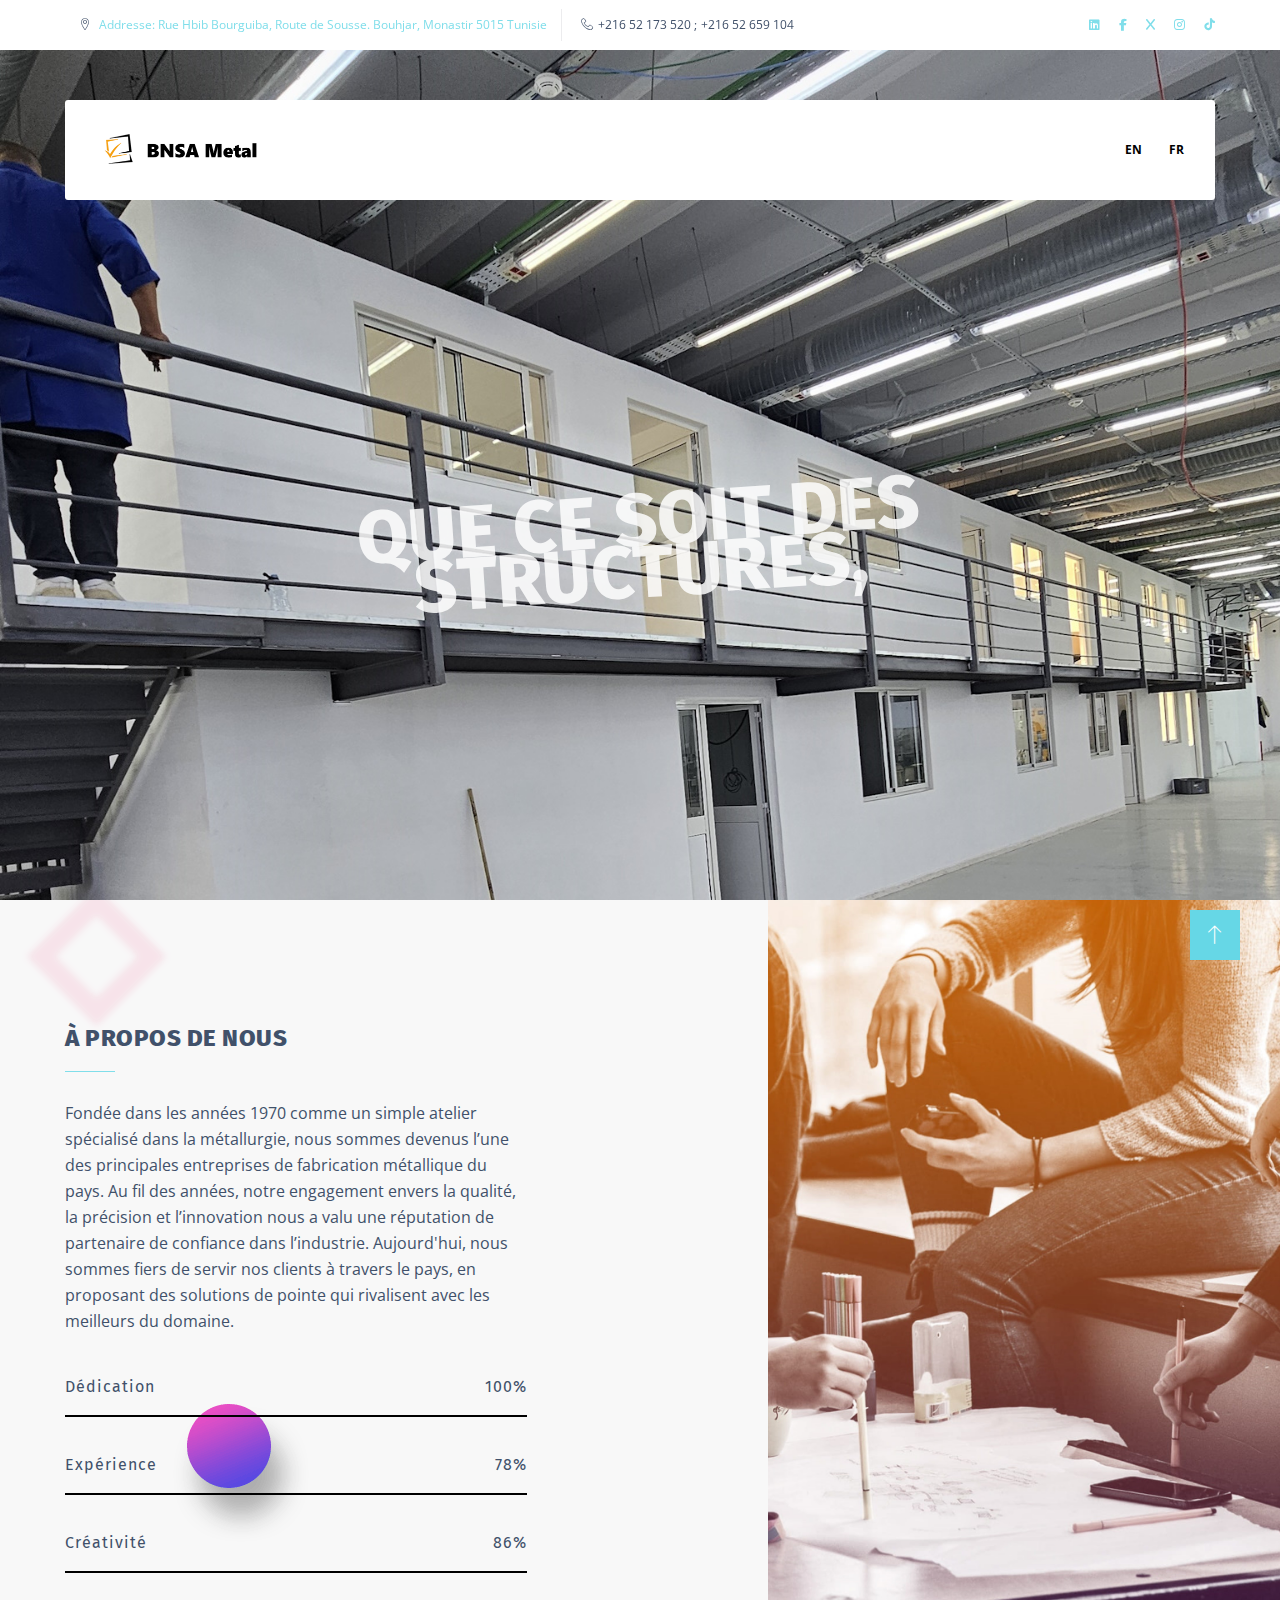
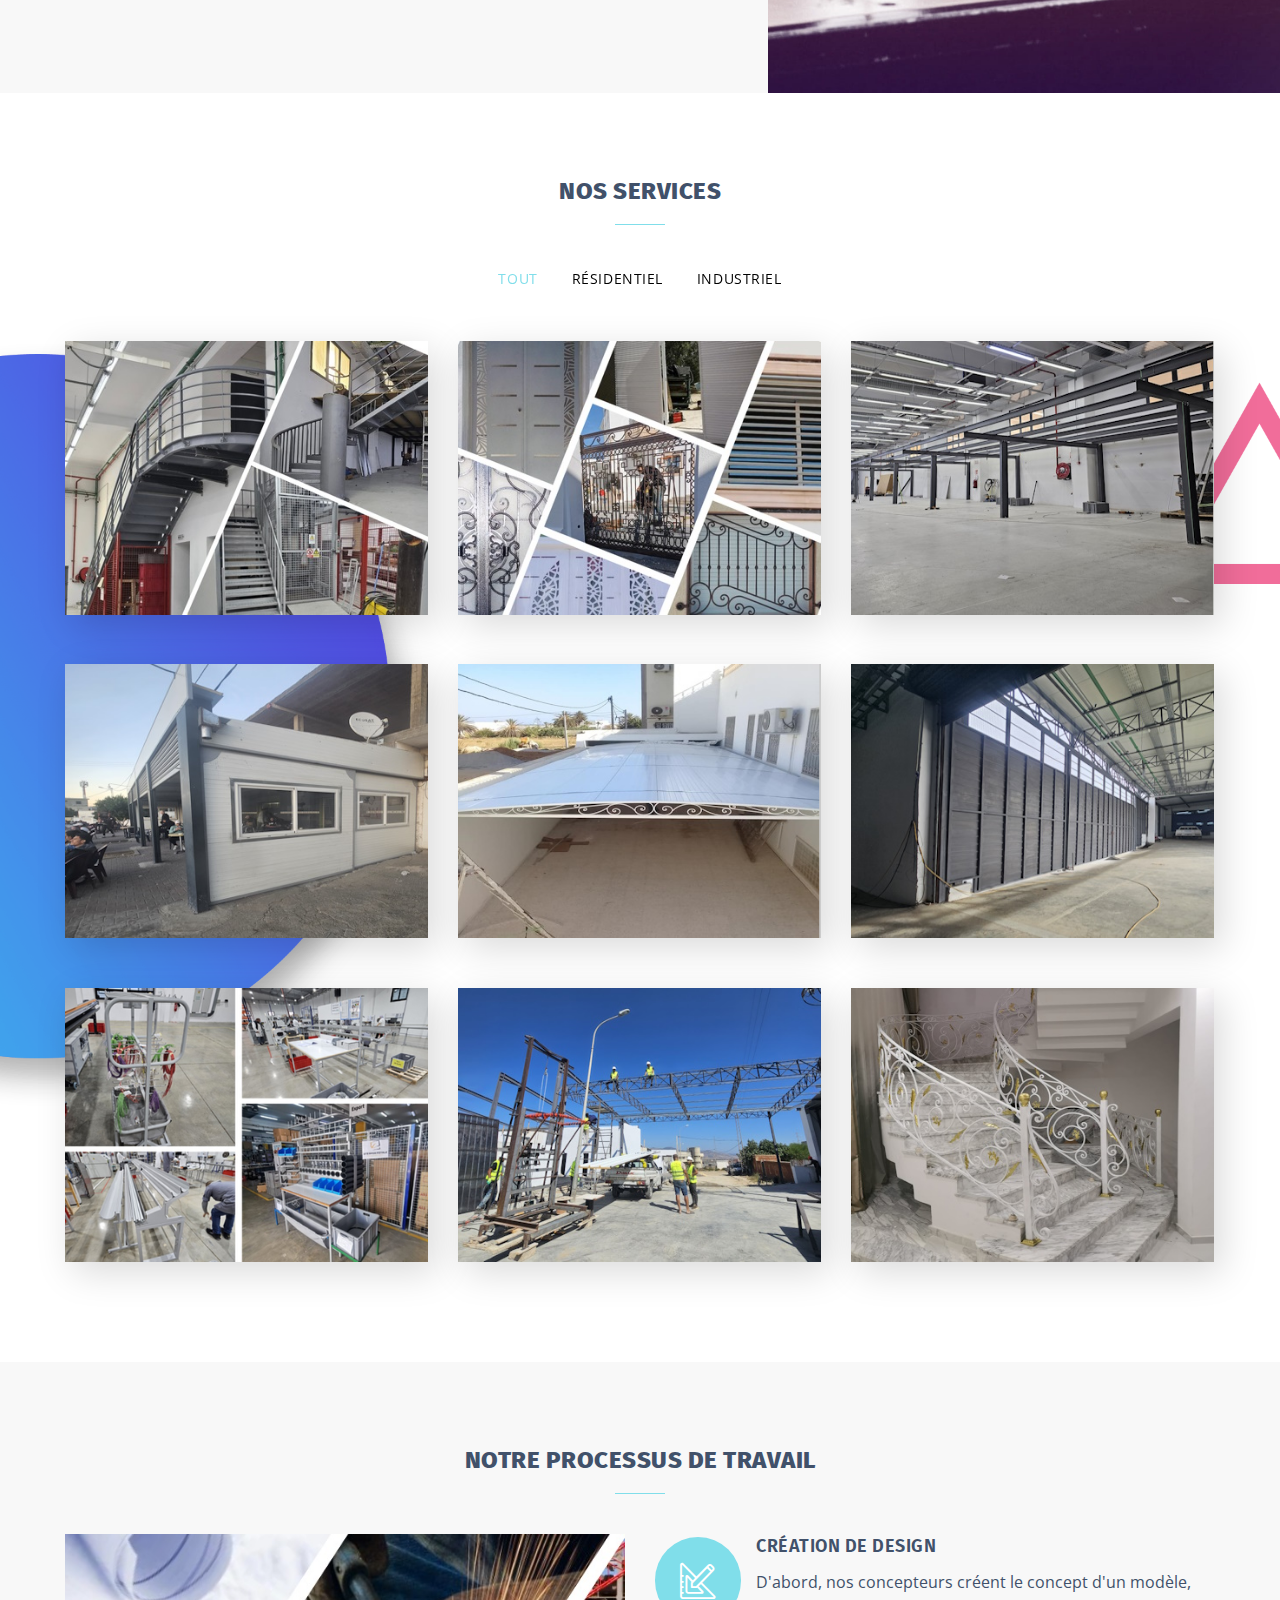
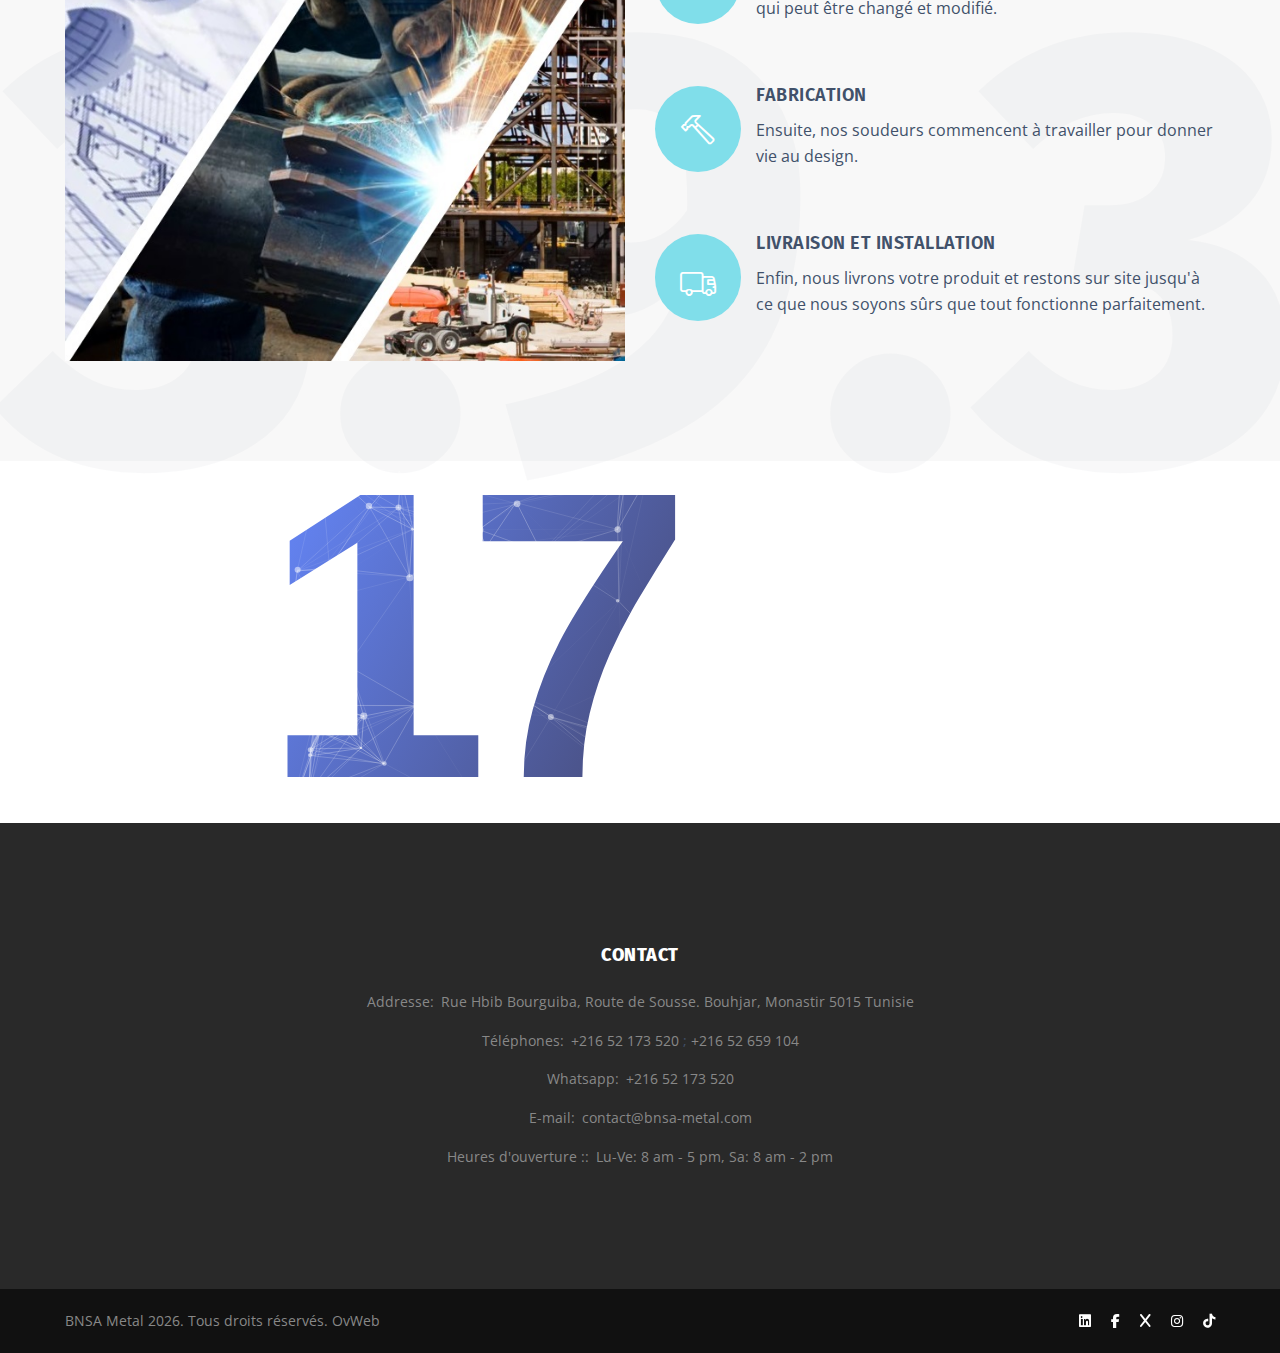
<file: index.html>
<!DOCTYPE html>
<html class="wide wow-animation" lang="en">
  <head>
    <!-- Site Title-->
    <title>BNSA Metal</title>
    <meta name="format-detection" content="telephone=no">
    <meta name="viewport" content="width=device-width, height=device-height, initial-scale=1.0, maximum-scale=1.0, user-scalable=0">
    <meta http-equiv="X-UA-Compatible" content="IE=edge">
    <meta charset="utf-8">
    <link rel="icon" href="images/393icon.ico" type="image/x-icon">
    <!-- Stylesheets-->
    <link rel="stylesheet" type="text/css" href="//fonts.googleapis.com/css?family=Fira+Sans:300,600,800,800i%7COpen+Sans:300,400,400i">
    <link rel="stylesheet" href="css/bootstrap.css">
    <link rel="stylesheet" href="css/style.css">
    <link rel="stylesheet" href="css/fonts.css">
    <link rel="stylesheet" href="css/all.min.css" />
    <style>.ie-panel{display: none;background: #212121;padding: 10px 0;box-shadow: 3px 3px 5px 0 rgba(0,0,0,.3);clear: both;text-align:center;position: relative;z-index: 1;} html.ie-10 .ie-panel, html.lt-ie-10 .ie-panel {display: block;}</style>
  </head>
  <body>
    <div class="ie-panel"><a href="http://windows.microsoft.com/en-US/internet-explorer/"><img src="images/ie8-panel/warning_bar_0000_us.jpg" height="42" width="820" alt="You are using an outdated browser. For a faster, safer browsing experience, upgrade for free today."></a></div>
    <div class="preloader">
      <div class="cssload-container">
        <svg class="filter" version="1.1">
          <defs>
            <filter id="gooeyness">
              <fegaussianblur in="SourceGraphic" stddeviation="10" result="blur"></fegaussianblur>
              <fecolormatrix in="blur" values="1 0 0 0 0  0 1 0 0 0  0 0 1 0 0  0 0 0 20 -10" result="gooeyness"></fecolormatrix>
              <fecomposite in="SourceGraphic" in2="gooeyness" operator="atop"></fecomposite>
            </filter>
          </defs>
        </svg>
        <div class="dots">
          <div class="dot mainDot"></div>
          <div class="dot"></div>
          <div class="dot"></div>
          <div class="dot"></div>
          <div class="dot"></div>
        </div>
        <p>Loading...</p>
      </div>
    </div>
    <!-- Page-->
      <header class="page-header">
        <!-- RD Navbar-->
        <div class="rd-navbar-wrap">
          <nav class="rd-navbar rd-navbar_transparent rd-navbar_boxed" data-layout="rd-navbar-fixed" data-sm-layout="rd-navbar-fixed" data-sm-device-layout="rd-navbar-fixed" data-md-layout="rd-navbar-fixed" data-md-device-layout="rd-navbar-fixed" data-lg-device-layout="rd-navbar-fixed" data-lg-layout="rd-navbar-static" data-xl-device-layout="rd-navbar-static" data-xl-layout="rd-navbar-static" data-xxl-device-layout="rd-navbar-static" data-xxl-layout="rd-navbar-static" data-stick-up-clone="false" data-sm-stick-up="true" data-md-stick-up="true" data-lg-stick-up="true" data-md-stick-up-offset="115px" data-lg-stick-up-offset="35px" data-body-class="rd-navbar-absolute">
            <!-- RD Navbar Top Panel-->
            <div class="rd-navbar-top-panel">
              <div class="rd-navbar-top-panel__main">
                <div class="rd-navbar-top-panel__toggle rd-navbar-fixed__element-1 rd-navbar-static--hidden" data-rd-navbar-toggle=".rd-navbar-top-panel__main"><span></span></div>
                <div class="rd-navbar-top-panel__content">
                  <div class="rd-navbar-top-panel__left">
                    <ul class="rd-navbar-items-list">
                      <li>
                        <div class="unit flex-row align-items-center unit-spacing-xs">
                          <div class="unit__left"><span class="icon icon-sm icon-primary linear-icon-map-marker"></span></div>
                          <div class="unit__body">
                            <p><a href="#">Addresse: Rue Hbib Bourguiba, Route de Sousse. Bouhjar, Monastir 5015 Tunisie</a></p>
                          </div>
                        </div>
                      </li>
                      <li>
                        <div class="unit flex-row align-items-center unit-spacing-xs">
                          <div class="unit__left"><span class="icon icon-sm icon-primary linear-icon-telephone"></span></div>
                          <div class="unit__body">
                            <ul class="list-semicolon">
                              <li><a href="tel:#">+216 52 173 520</a></li>
                              <li><a href="tel:#">+216 52 659 104</a></li>
                            </ul>
                          </div>
                        </div>
                      </li>
                    </ul>
                  </div>
                  <div class="rd-navbar-top-panel__right">
                    <ul class="list-inline-xxs">
                      <li><a class="icon icon-xxs icon-gray-darker fa fa-linkedin" href="https://www.linkedin.com/company/bnsa-metal"></a></li>
                      <li><a class="icon icon-xxs icon-gray-darker fa fa-facebook" href="https://www.facebook.com/bnsametal"></a></li>
                      <li><a class="icon icon-xxs icon-gray-darker fa fa-x" href="https://x.com/BNSA_Metal"></a></li>
                      <li><a class="icon icon-xxs icon-gray-darker fa fa-instagram" href="https://www.instagram.com/bnsametal/"></a></li>
                      <li><a class="icon icon-xxs icon-gray-darker fa fa-tiktok" href="https://www.tiktok.com/@bnsametal"></a></li>
                    </ul>
                  </div>
                </div>
              </div>
            </div>
            <div class="rd-navbar-inner rd-navbar-search-wrap">
              <!-- RD Navbar Panel-->
              <div class="rd-navbar-panel rd-navbar-search-lg_collapsable">
                <button class="rd-navbar-toggle" data-rd-navbar-toggle=".rd-navbar-nav-wrap"><span></span></button>
                <!-- RD Navbar Brand-->
                <div class="rd-navbar-brand"><a class="brand-name" href="index.html"><img src="images/logo-344x67.png" alt="" width="172" height="33"/></a></div>
              </div>
              <!-- RD Navbar Nav-->
              <div class="rd-navbar-nav-wrap rd-navbar-search_not-collapsable">
                <div class="rd-navbar-search_collapsable">
                  <ul class="rd-navbar-nav">
                    <li><a href="/en" id="linkIndexEN" style="font-weight: bold;">EN</a>
                    </li>
                    <li><a href="/" id="linkIndex" style="font-weight: bold;">FR</a>
                    </li>
                  </ul>
                </div>
            </div>
          </nav>
        </div>
      </header>
      <!-- Swiper-->
      <svg class="defs">
        <defs>
          <lineargradient id="gradient1" x1="0%" y1="0%" x2="100%" y2="100%">
            <stop offset="50%" stop-color="#AA54ED">
              <animate attributename="stop-color" values="#AA54ED; #5348E2; #AA54ED" dur="5s" repeatcount="indefinite"></animate>
            </stop>
            <stop offset="100%" stop-color="#5348E2">
              <animate attributename="stop-color" values="#5348E2; #AA54ED; #5348E2" dur="5s" repeatcount="indefinite"></animate>
            </stop>
          </lineargradient>
        </defs>
      </svg>
      <div class="swiper-container swiper-slider" data-effect="frame-trapeze" data-loop="true" data-autoplay="5500" data-speed="1200" data-mousewheel="false" data-keyboard="true" data-frame-fill="url(#gradient1)">
        <div class="swiper-wrapper">
          <div class="swiper-slide">
            <div class="swiper-slide-img" style="background-image: url(images/slider-slide-5-1920x1280.jpg);" data-swiper-anime="{ &quot;animation&quot;: &quot;swiperSlideRotate&quot;, &quot;duration&quot;: 2000, &quot;delay&quot;: 600 }"></div>
            <div class="swiper-slide-caption text-center context-dark">
              <h1 data-swiper-anime="{ &quot;animation&quot;: &quot;swiperContentStack&quot;, &quot;duration&quot;: 1000, &quot;delay&quot;: 500 }">Que ce soit des structures,</h1>
              <!-- <h3 data-swiper-anime="{ &quot;animation&quot;: &quot;swiperContentStack&quot;, &quot;duration&quot;: 1000, &quot;delay&quot;: 600 }">New HTML Templates Generation</h3> -->
            </div>
          </div>
          <div class="swiper-slide">
            <div class="swiper-slide-img" style="background-image: url(images/slider-slide-6-1920x986.jpg);" data-swiper-anime="{ &quot;animation&quot;: &quot;swiperSlideRotate&quot;, &quot;duration&quot;: 2000, &quot;delay&quot;: 600 }"></div>
            <div class="swiper-slide-caption context-dark">
              <h2 data-swiper-anime="{ &quot;animation&quot;: &quot;swiperContentStack&quot;, &quot;duration&quot;: 1000, &quot;delay&quot;: 500 }">Ou des équipements complexes pour vos usines.</h2>
            </div>
          </div>
          <div class="swiper-slide">
            <div class="swiper-slide-img" style="background-image: url(images/slider-slide-7-1920x1080.jpg);" data-swiper-anime="{ &quot;animation&quot;: &quot;swiperSlideRotate&quot;, &quot;duration&quot;: 2000, &quot;delay&quot;: 600 }"></div>
            <div class="swiper-slide-caption context-dark">
              <div class="container">
                <div class="row justify-content-center">
                  <div class="col-lg-7">
                    <h2 data-swiper-anime="{ &quot;animation&quot;: &quot;swiperContentStack&quot;, &quot;duration&quot;: 1000, &quot;delay&quot;: 500 }">Que ce soit simples ou très compliquées... </h2>
                    <h5 class="text-width-2 block-centered" data-swiper-anime="{ &quot;animation&quot;: &quot;swiperContentStack&quot;, &quot;duration&quot;: 1000, &quot;delay&quot;: 600 }">Nous pouvons les construire comme vous les imaginez.</h5>
                  </div>
                </div>
              </div>
            </div>
          </div>
        </div>
        <div class="swiper-pagination"></div>
        <div class="swiper-button-prev linear-icon-chevron-left"></div>
        <div class="swiper-button-next linear-icon-chevron-right"></div>
      </div>
      <!-- About us-->
      <section class="bg-gray-lighter object-wrap">
        <div class="bg-decor d-flex align-items-center justify-content-start" data-parallax-scroll="{&quot;y&quot;: 50,  &quot;smoothness&quot;: 30}"><img src="images/bg-decor-4.png" alt=""/>
        </div>
        <div class="section-lg">
          <div class="container">
            <div class="row">
              <div class="col-lg-5">
                <h4 class="heading-decorated">À propos de nous</h4>
                <p>Fondée dans les années 1970 comme un simple atelier spécialisé dans la métallurgie, nous sommes devenus l’une des principales entreprises de fabrication métallique du pays. Au fil des années, notre engagement envers la qualité, la précision et l’innovation nous a valu une réputation de partenaire de confiance dans l’industrie. Aujourd'hui, nous sommes fiers de servir nos clients à travers le pays, en proposant des solutions de pointe qui rivalisent avec les meilleurs du domaine.</p>
                <div class="row justify-content-md-center">
                  <div class="col-md-12">
                    <!-- Linear progress bar-->
                    <div class="progress-linear progress-linear-modern">
                      <div class="progress-header">
                        <p>Dédication</p><span class="progress-value">100</span>
                      </div>
                      <div class="progress-bar-linear-wrap">
                        <div class="progress-bar-linear"></div>
                      </div>
                    </div>
                    <!-- Linear progress bar-->
                    <div class="progress-linear progress-linear-modern">
                      <div class="progress-header">
                        <p>Expérience</p><span class="progress-value">78</span>
                      </div>
                      <div class="progress-bar-linear-wrap">
                        <div class="progress-bar-linear"></div>
                      </div>
                    </div>
                    <!-- Linear progress bar-->
                    <div class="progress-linear progress-linear-modern">
                      <div class="progress-header">
                        <p>Créativité</p><span class="progress-value">86</span>
                      </div>
                      <div class="progress-bar-linear-wrap">
                        <div class="progress-bar-linear"></div>
                      </div>
                    </div>
                  </div>
                </div>
              </div>
            </div>
          </div>
        </div>
        <div class="object-wrap__body object-wrap__body-sizing-1 object-wrap__body-md-right bg-image" style="background-image: url(images/bg-image-1.jpg)"></div>
      </section>
      <!-- Our Services-->
      <section class="section-md bg-default text-center">
        <div class="bg-decor d-flex align-items-center" data-parallax-scroll="{&quot;y&quot;: 50,  &quot;smoothness&quot;: 30}"><img src="images/bg-decor-6.png" alt=""/>
        </div>
        <div class="container">
          <h4 class="heading-decorated">Nos Services</h4>
          <div class="isotope-wrap row row-70">
            <div class="col-sm-12">
              <ul class="list-nav isotope-filters isotope-filters-horizontal">
                <li><a class="active" data-isotope-filter="*" data-isotope-group="gallery" href="#">Tout</a></li>
                <li><a data-isotope-filter="Category 1" data-isotope-group="gallery" href="#">Résidentiel</a></li>
                <li><a data-isotope-filter="Category 2" data-isotope-group="gallery" href="#">Industriel</a></li>
              </ul>
              <div class="isotope row" data-isotope-layout="fitRows" data-isotope-group="gallery">
                <div class="col-12 col-md-6 col-lg-4 isotope-item" data-filter="Category 2"><a class="img-thumbnail-variant-3" >
                          <figure><img src="images/portfolio-5-418x315.jpg" alt="" width="418" height="315"/>
                          </figure>
                          <div class="caption">
                            <ul class="list-inline-tag hover-top-element">
                              <li>Solutions du lieu de travail</li>
                            </ul>
                            <p class="heading-5 hover-top-element">Infrastructure d'usine</p>
                            <div class="divider"></div>
                            <p class="small hover-bottom-element">Escaliers en acier, ascenseurs électriques etc...</p>
                          </div></a>
                </div>
                <div class="col-12 col-md-6 col-lg-4 isotope-item" data-filter="Category 1"><a class="img-thumbnail-variant-3">
                          <figure><img src="images/portfolio-2-418x315.jpg" alt="" width="418" height="315"/>
                          </figure>
                          <div class="caption">
                            <ul class="list-inline-tag hover-top-element">
                              <li>Ferronnerie architecturale</li>
                            </ul>
                            <p class="heading-5 hover-top-element">Tout ce dont une maison a besoin</p>
                            <div class="divider"></div>
                            <p class="small hover-bottom-element">Portes métalliques, portails, fenêtres etc...</p>
                          </div></a>
                </div>
                <div class="col-12 col-md-6 col-lg-4 isotope-item" data-filter="Category 2"><a class="img-thumbnail-variant-3">
                          <figure><img src="images/portfolio-9-418x315.jpg" alt="" width="418" height="315"/>
                          </figure>
                          <div class="caption">
                            <ul class="list-inline-tag hover-top-element">
                              <li>Structures personnalisées</li>
                            </ul>
                            <p class="heading-5 hover-top-element">Plateformes en acier</p>
                            <div class="divider"></div>
                            <p class="small hover-bottom-element">Pourquoi construire avec des briques ce qu'on peut construire avec de l’acier.</p>
                          </div></a>
                </div>
                <div class="col-12 col-md-6 col-lg-4 isotope-item" data-filter="Category 2"><a class="img-thumbnail-variant-3">
                          <figure><img src="images/portfolio-4-418x315.jpg" alt="" width="418" height="315"/>
                          </figure>
                          <div class="caption">
                            <ul class="list-inline-tag hover-top-element">
                              <li>Forfaits complets</li>
                            </ul>
                            <p class="heading-5 hover-top-element">Un petit espace professionnel</p>
                            <div class="divider"></div>
                            <p class="small hover-bottom-element">Espaces professionnels sur mesure, de zéro à prêts à ouvrir.</p>
                          </div></a>
                </div>
                <div class="col-12 col-md-6 col-lg-4 isotope-item" data-filter="Category 1"><a class="img-thumbnail-variant-3">
                          <figure><img src="images/portfolio-1-418x315.jpg" alt="" width="418" height="315"/>
                          </figure>
                            <div class="caption">
                            <ul class="list-inline-tag hover-top-element">
                              <li>Nécessités de la maison</li>
                            </ul>
                            <p class="heading-5 hover-top-element">Zones couvertes</p>
                            <div class="divider"></div>
                            <p class="small hover-bottom-element">Couverture de parking, couverture de terrasse, etc...</p>
                          </div></a>
                </div>
                <div class="col-12 col-md-6 col-lg-4 isotope-item" data-filter="Category 2"><a class="img-thumbnail-variant-3">
                          <figure><img src="images/portfolio-6-418x315.jpg" alt="" width="418" height="315"/>
                          </figure>
                          <div class="caption">
                            <ul class="list-inline-tag hover-top-element">
                              <li>Accès à l'usine</li>
                            </ul>
                            <p class="heading-5 hover-top-element">Points de livraison/expédition</p>
                            <div class="divider"></div>
                            <p class="small hover-bottom-element">Portes roulantes, portails, portes latérales etc...</p>
                          </div></a>
                </div>
                <div class="col-12 col-md-6 col-lg-4 isotope-item" data-filter="Category 2"><a class="img-thumbnail-variant-3">
                          <figure><img src="images/portfolio-7-418x315.jpg" alt="" width="418" height="315"/>
                          </figure>
                          <div class="caption">
                            <ul class="list-inline-tag hover-top-element">
                              <li>Actifs de fabrication</li>
                            </ul>
                            <p class="heading-5 hover-top-element">Équipement d'usine</p>
                            <div class="divider"></div>
                            <p class="small hover-bottom-element">Tables/bureaux/supports personnalisés, Supports mobiles, Chariots etc...</p>
                          </div></a>
                </div>
                <div class="col-12 col-md-6 col-lg-4 isotope-item" data-filter="Category 2"><a class="img-thumbnail-variant-3">
                          <figure><img src="images/portfolio-8-418x315.jpg" alt="" width="418" height="315"/>
                          </figure>
                          <div class="caption">
                            <ul class="list-inline-tag hover-top-element">
                              <li>Fondation</li>
                            </ul>
                            <p class="heading-5 hover-top-element">Structure du bâtiment</p>
                            <div class="divider"></div>
                            <p class="small hover-bottom-element">Nous pouvons vous aider à construire littéralement à partir de zéro.</p>
                          </div></a>
                </div>
                <div class="col-12 col-md-6 col-lg-4 isotope-item" data-filter="Category 1"><a class="img-thumbnail-variant-3">
                          <figure><img src="images/portfolio-3-418x315.jpg" alt="" width="418" height="315"/>
                          </figure>
                          <div class="caption">
                            <ul class="list-inline-tag hover-top-element">
                              <li>Décorations d'intérieur</li>
                            </ul>
                            <p class="heading-5 hover-top-element">The cosmetics every home needs.</p>
                            <div class="divider"></div>
                            <p class="small hover-bottom-element">Rampes d'escalier, Cintres etc...</p>
                          </div></a>
                </div>
              </div>
            </div>
          </div>
        </div>
      </section>
      <section class="section-md bg-gray-lighter text-center decor-text" data-content="3.9.3">
        <div class="container">
          <h4 class="heading-decorated">Notre processus de travail</h4>
          <div class="row row-30 justify-content-center">
            <div class="col-sm-10 col-lg-6"><img src="images/home-var-2-650x495.jpg" alt="" width="650" height="495"/>
            </div>
            <div class="col-sm-10 col-lg-6">
              <!-- Blurb circle-->
              <article class="blurb blurb-circle">
                <div class="unit flex-row unit-spacing-md">
                  <div class="unit-left">
                    <div class="blurb-circle__icon"><span class="icon linear-icon-pencil-ruler"></span></div>
                  </div>
                  <div class="unit-body">
                    <p class="blurb__title heading-6">Création de design</p>
                    <p>D'abord, nos concepteurs créent le concept d'un modèle, qui peut être changé et modifié.</p>
                  </div>
                </div>
              </article>
              <!-- Blurb circle-->
              <article class="blurb blurb-circle">
                <div class="unit flex-row unit-spacing-md">
                  <div class="unit-left">
                    <div class="blurb-circle__icon"><span class="icon linear-icon-hammer"></span></div>
                  </div>
                  <div class="unit-body">
                    <p class="blurb__title heading-6">Fabrication</p>
                    <p>Ensuite, nos soudeurs commencent à travailler pour donner vie au design.</p>
                  </div>
                </div>
              </article>
              <!-- Blurb circle-->
              <article class="blurb blurb-circle">
                <div class="unit flex-row unit-spacing-md">
                  <div class="unit-left">
                    <div class="blurb-circle__icon"><span class="icon linear-icon-truck"></span></div>
                  </div>
                  <div class="unit-body">
                    <p class="blurb__title heading-6">Livraison et installation</p>
                    <p>Enfin, nous livrons votre produit et restons sur site jusqu'à ce que nous soyons sûrs que tout fonctionne parfaitement.</p>
                  </div>
                </div>
              </article>
            </div>
          </div>
        </div>
      </section>
      <!--cta-->
      <div class="container">
        <div class="row row-30 row-xl-24 justify-content-center align-items-center align-items-lg-start text-left">
          <div class="col-md-6 col-lg-5 col-xl-4 text-center"><a class="text-img" style='font-family: arial;'>
              <div id="particles-js"></div><span class="counter">17</span></a></div>
          <div class="col-sm-8 col-md-6 col-lg-5 col-xl-4">
            <div class="text-width-extra-small offset-top-lg-24 wow fadeInUp">
              <h3 class="title-decoration-lines-left">Ans d'expérience</h3>
              <p class="text-gray-500">Nous sommes peut-être nouveaux en tant que marque, mais nous grandissons et apprenons depuis des années. Notre riche expérience et notre historique de clients satisfaits parlent pour nous.</p>
            </div>
          </div>
        </div>
      </div>
    </section>

      <!-- Page Footer-->
      <section class="pre-footer-corporate bg-image-7 bg-overlay-darkest">
        <div class="container text-center">
          <div class="row justify-content-sm-center justify-content-lg-start row-30 row-md-60">  
            <div class="col-12">
              <h6>Contact</h6>
              <ul class="list-xs">
                <li>
                  <dl class="list-terms-minimal">
                    <dt>Addresse</dt>
                    <dd>Rue Hbib Bourguiba, Route de Sousse. Bouhjar, Monastir 5015 Tunisie</dd>
                  </dl>
                </li>
                <li>
                  <dl class="list-terms-minimal">
                    <dt>Téléphones</dt>
                    <dd>
                      <ul class="list-semicolon">
                        <li><a href="tel:#">+216 52 173 520</a></li>
                        <li><a href="tel:#">+216 52 659 104</a></li>
                      </ul>
                    </dd>
                  </dl>
                </li>
                <li>
                  <dl class="list-terms-minimal">
                    <dt>Whatsapp</dt>
                    <dd>
                      <ul class="list-semicolon">
                        <li><a href="tel:#">+216 52 173 520</a></li>
                      </ul>
                    </dd>
                  </dl>
                </li>
                <li>
                  <dl class="list-terms-minimal">
                    <dt>E-mail</dt>
                    <dd><a href="mailto:#">contact@bnsa-metal.com</a></dd>
                  </dl>
                </li>
                <li>
                  <dl class="list-terms-minimal">
                    <dt>Heures d'ouverture :</dt>
                    <dd>Lu-Ve: 8 am - 5 pm, Sa: 8 am - 2 pm</dd>
                  </dl>
                </li>
              </ul>
            </div>
          </div>
        </div>
      </section>

      <footer class="footer-corporate bg-gray-darkest">
        <div class="container">
          <div class="footer-corporate__inner">
            <p class="rights"><span>BNSA Metal</span><span>&nbsp;</span><span class="copyright-year"></span>. Tous droits réservés.</span> <span><a href="https://www.ov-web.com">OvWeb</a></span></p>
            <ul class="list-inline-xxs">
              <li><a class="icon icon-xxs icon-primary fa fa-linkedin" href="https://www.linkedin.com/company/bnsa-metal"></a></li>
              <li><a class="icon icon-xxs icon-primary fa fa-facebook" href="https://www.facebook.com/bnsametal"></a></li>
              <li><a class="icon icon-xxs icon-primary fa fa-x" href="https://x.com/BNSA_Metal"></a></li>
              <li><a class="icon icon-xxs icon-primary fa fa-instagram" href="https://www.instagram.com/bnsametal/"></a></li>
              <li><a class="icon icon-xxs icon-primary fab fa-tiktok" href="https://www.tiktok.com/@bnsametal"></a></li>
            </ul>
          </div>
        </div>
      </footer>
    </div>
    <!-- Global Mailform Output-->
    <div class="snackbars" id="form-output-global"></div>
    <!-- Javascript-->
    <script src="js/core.min.js"></script>
    <script src="js/script.js"></script>
    <script>
      window.onload = function() {
        var currentPage = window.location.pathname; // Get the current page's URL
        
        // Reference to the links
        var linkIndex = document.getElementById('linkIndex');
        var linkIndexEN = document.getElementById('linkIndexEN');
        
        // Check and disable the link if it's the current page
        if (currentPage === '/' || currentPage === '/en/') {
          if (currentPage === '/') {
            linkIndex.style.pointerEvents = 'none';
          }
          if (currentPage === '/en/') {
            linkIndexEN.style.pointerEvents = 'none';
          }
        }
      };
    </script>
  </body>
</html>
</file>
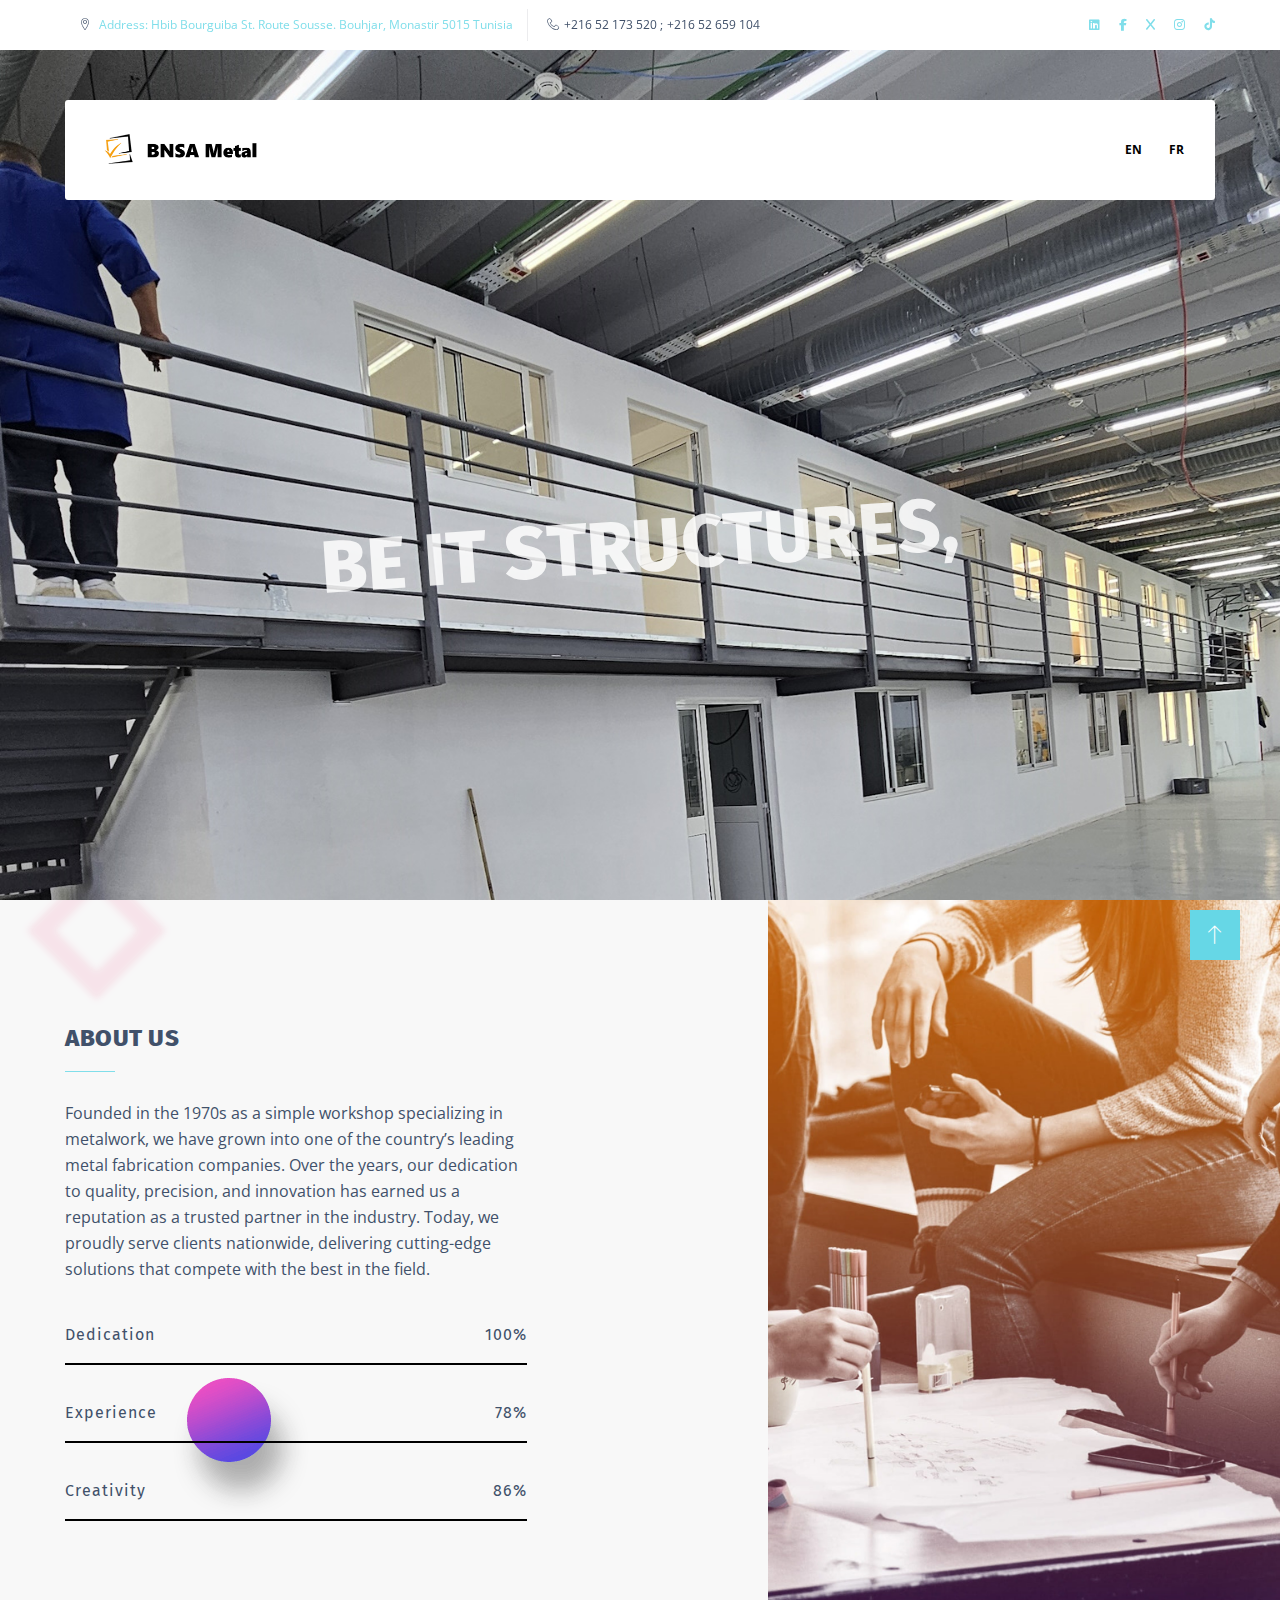
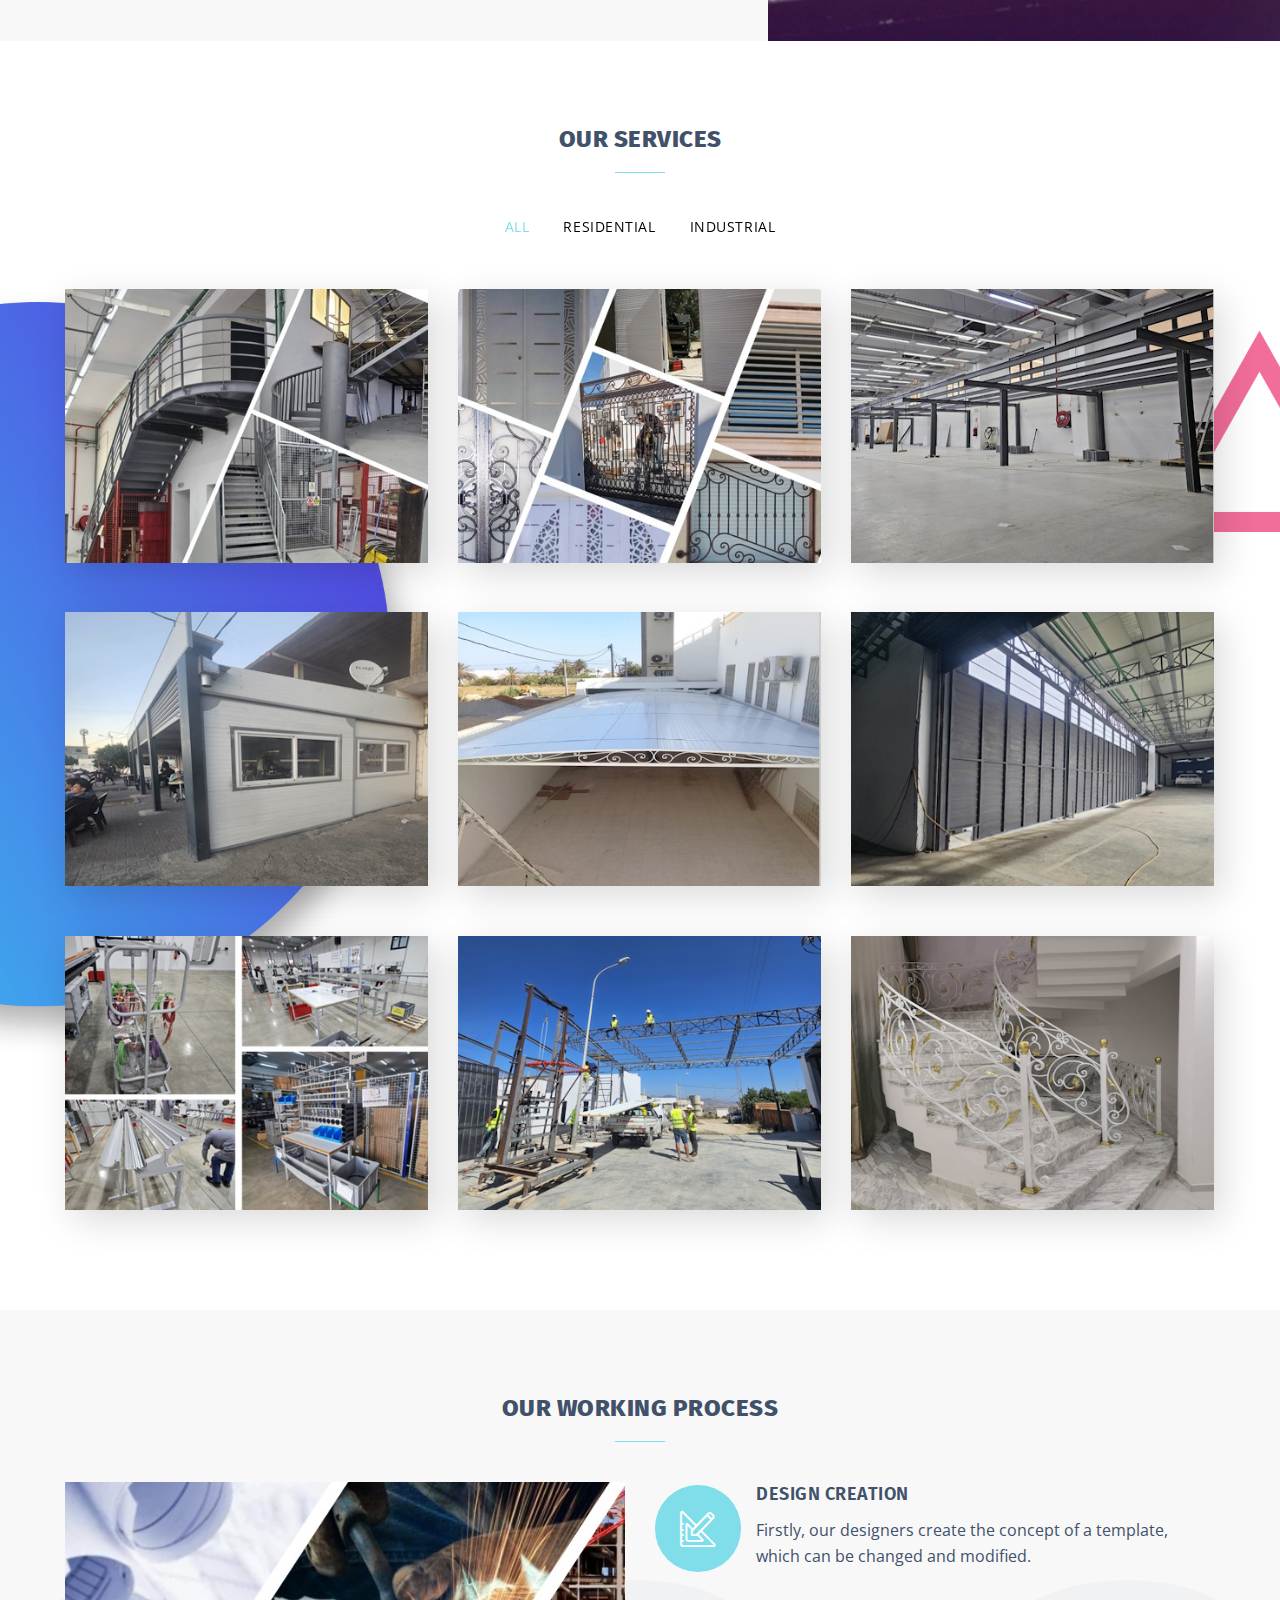
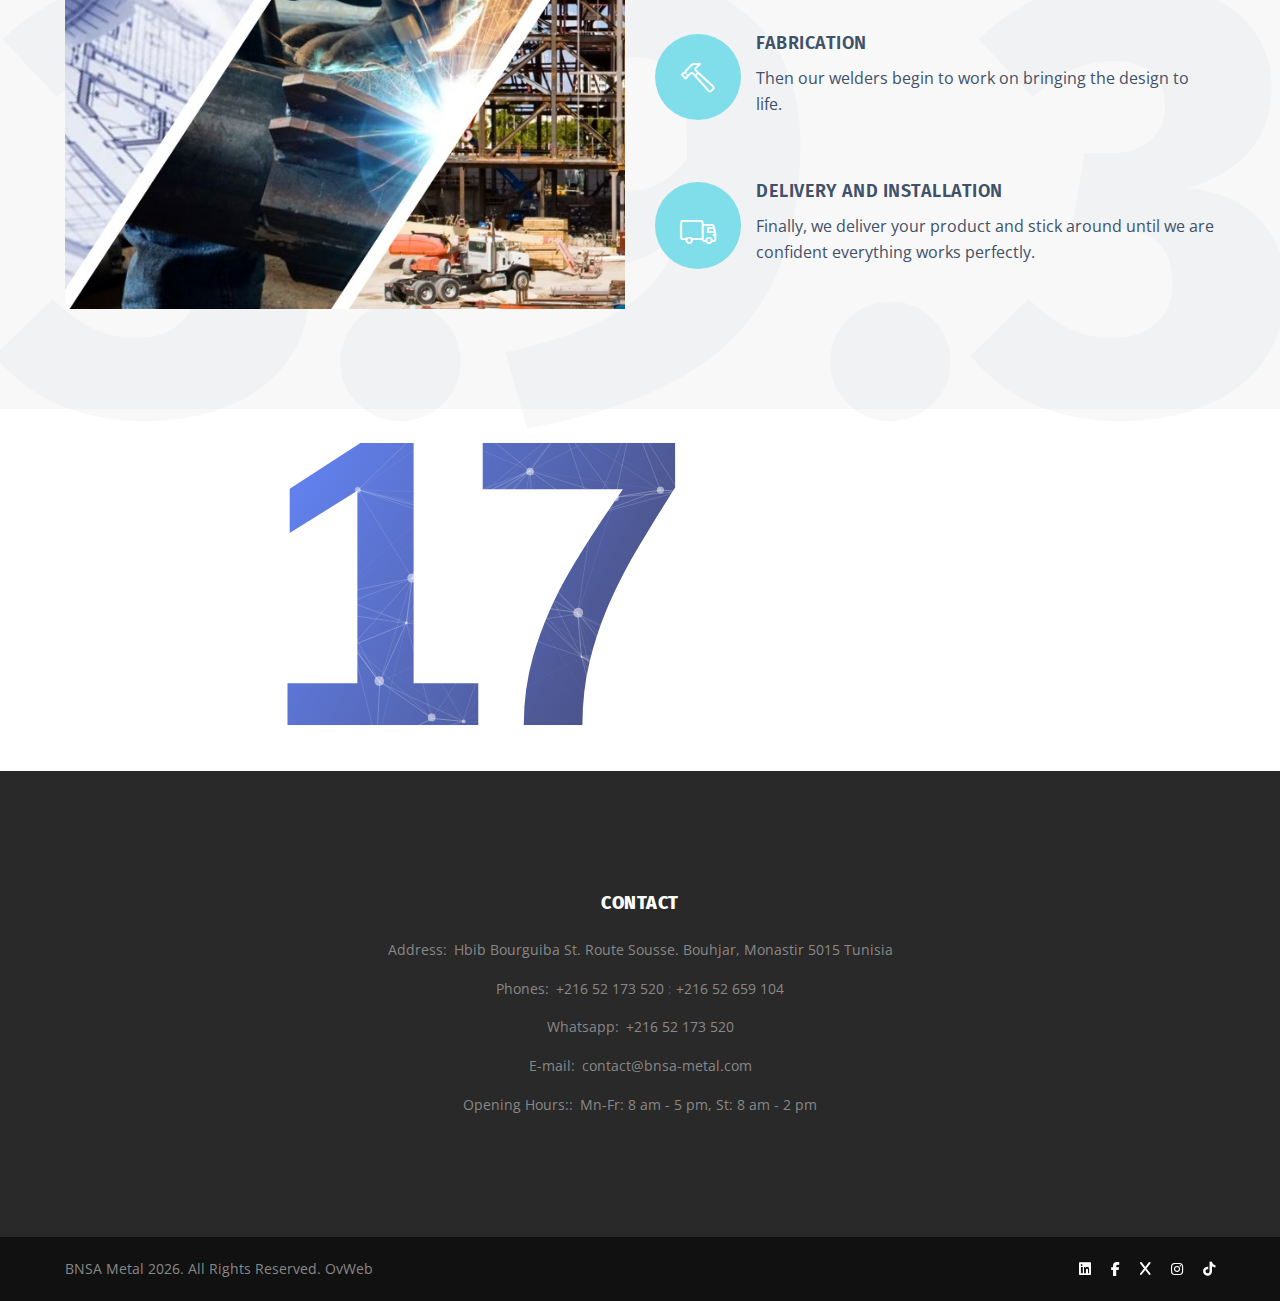
<file: en/index.html>
<!DOCTYPE html>
<html class="wide wow-animation" lang="en">
  <head>
    <!-- Site Title-->
    <title>BNSA Metal</title>
    <meta name="format-detection" content="telephone=no">
    <meta name="viewport" content="width=device-width, height=device-height, initial-scale=1.0, maximum-scale=1.0, user-scalable=0">
    <meta http-equiv="X-UA-Compatible" content="IE=edge">
    <meta charset="utf-8">
    <link rel="icon" href="../images/393icon.ico" type="image/x-icon">
    <!-- Stylesheets-->
    <link rel="stylesheet" type="text/css" href="//fonts.googleapis.com/css?family=Fira+Sans:300,600,800,800i%7COpen+Sans:300,400,400i">
    <link rel="stylesheet" href="../css/bootstrap.css">
    <link rel="stylesheet" href="../css/style.css">
    <link rel="stylesheet" href="../css/fonts.css">
    <link rel="stylesheet" href="../css/all.min.css" />
    <style>.ie-panel{display: none;background: #212121;padding: 10px 0;box-shadow: 3px 3px 5px 0 rgba(0,0,0,.3);clear: both;text-align:center;position: relative;z-index: 1;} html.ie-10 .ie-panel, html.lt-ie-10 .ie-panel {display: block;}</style>
  </head>
  <body>
    <div class="ie-panel"><a href="http://windows.microsoft.com/en-US/internet-explorer/"><img src="../images/ie8-panel/warning_bar_0000_us.jpg" height="42" width="820" alt="You are using an outdated browser. For a faster, safer browsing experience, upgrade for free today."></a></div>
    <div class="preloader">
      <div class="cssload-container">
        <svg class="filter" version="1.1">
          <defs>
            <filter id="gooeyness">
              <fegaussianblur in="SourceGraphic" stddeviation="10" result="blur"></fegaussianblur>
              <fecolormatrix in="blur" values="1 0 0 0 0  0 1 0 0 0  0 0 1 0 0  0 0 0 20 -10" result="gooeyness"></fecolormatrix>
              <fecomposite in="SourceGraphic" in2="gooeyness" operator="atop"></fecomposite>
            </filter>
          </defs>
        </svg>
        <div class="dots">
          <div class="dot mainDot"></div>
          <div class="dot"></div>
          <div class="dot"></div>
          <div class="dot"></div>
          <div class="dot"></div>
        </div>
        <p>Loading...</p>
      </div>
    </div>
    <!-- Page-->
      <header class="page-header">
        <!-- RD Navbar-->
        <div class="rd-navbar-wrap">
          <nav class="rd-navbar rd-navbar_transparent rd-navbar_boxed" data-layout="rd-navbar-fixed" data-sm-layout="rd-navbar-fixed" data-sm-device-layout="rd-navbar-fixed" data-md-layout="rd-navbar-fixed" data-md-device-layout="rd-navbar-fixed" data-lg-device-layout="rd-navbar-fixed" data-lg-layout="rd-navbar-static" data-xl-device-layout="rd-navbar-static" data-xl-layout="rd-navbar-static" data-xxl-device-layout="rd-navbar-static" data-xxl-layout="rd-navbar-static" data-stick-up-clone="false" data-sm-stick-up="true" data-md-stick-up="true" data-lg-stick-up="true" data-md-stick-up-offset="115px" data-lg-stick-up-offset="35px" data-body-class="rd-navbar-absolute">
            <!-- RD Navbar Top Panel-->
            <div class="rd-navbar-top-panel">
              <div class="rd-navbar-top-panel__main">
                <div class="rd-navbar-top-panel__toggle rd-navbar-fixed__element-1 rd-navbar-static--hidden" data-rd-navbar-toggle=".rd-navbar-top-panel__main"><span></span></div>
                <div class="rd-navbar-top-panel__content">
                  <div class="rd-navbar-top-panel__left">
                    <ul class="rd-navbar-items-list">
                      <li>
                        <div class="unit flex-row align-items-center unit-spacing-xs">
                          <div class="unit__left"><span class="icon icon-sm icon-primary linear-icon-map-marker"></span></div>
                          <div class="unit__body">
                            <p><a href="#">Address: Hbib Bourguiba St. Route Sousse. Bouhjar, Monastir 5015 Tunisia</a></p>
                          </div>
                        </div>
                      </li>
                      <li>
                        <div class="unit flex-row align-items-center unit-spacing-xs">
                          <div class="unit__left"><span class="icon icon-sm icon-primary linear-icon-telephone"></span></div>
                          <div class="unit__body">
                            <ul class="list-semicolon">
                              <li><a href="tel:#">+216 52 173 520</a></li>
                              <li><a href="tel:#">+216 52 659 104</a></li>
                            </ul>
                          </div>
                        </div>
                      </li>
                    </ul>
                  </div>
                  <div class="rd-navbar-top-panel__right">
                    <ul class="list-inline-xxs">
                      <li><a class="icon icon-xxs icon-gray-darker fa fa-linkedin" href="https://www.linkedin.com/company/bnsa-metal"></a></li>
                      <li><a class="icon icon-xxs icon-gray-darker fa fa-facebook" href="https://www.facebook.com/bnsametal"></a></li>
                      <li><a class="icon icon-xxs icon-gray-darker fa fa-x" href="https://x.com/BNSA_Metal"></a></li>
                      <li><a class="icon icon-xxs icon-gray-darker fa fa-instagram" href="https://www.instagram.com/bnsametal/"></a></li>
                      <li><a class="icon icon-xxs icon-gray-darker fa fa-tiktok" href="https://www.tiktok.com/@bnsametal"></a></li>
                    </ul>
                  </div>
                </div>
              </div>
            </div>
            <div class="rd-navbar-inner rd-navbar-search-wrap">
              <!-- RD Navbar Panel-->
              <div class="rd-navbar-panel rd-navbar-search-lg_collapsable">
                <button class="rd-navbar-toggle" data-rd-navbar-toggle=".rd-navbar-nav-wrap"><span></span></button>
                <!-- RD Navbar Brand-->
                <div class="rd-navbar-brand"><a class="brand-name" href="../fr"><img src="../images/logo-344x67.png" alt="" width="172" height="33"/></a></div>
              </div>
              <!-- RD Navbar Nav-->
              <div class="rd-navbar-nav-wrap rd-navbar-search_not-collapsable">
                <div class="rd-navbar-search_collapsable">
                  <ul class="rd-navbar-nav">
                    <li><a href="/en" id="linkIndexEN" style="font-weight: bold;">EN</a>
                    </li>
                    <li><a href="/" id="linkIndex" style="font-weight: bold;">FR</a>
                    </li>
                  </ul>
                </div>
            </div>
          </nav>
        </div>
      </header>
      <!-- Swiper-->
      <svg class="defs">
        <defs>
          <lineargradient id="gradient1" x1="0%" y1="0%" x2="100%" y2="100%">
            <stop offset="50%" stop-color="#AA54ED">
              <animate attributename="stop-color" values="#AA54ED; #5348E2; #AA54ED" dur="5s" repeatcount="indefinite"></animate>
            </stop>
            <stop offset="100%" stop-color="#5348E2">
              <animate attributename="stop-color" values="#5348E2; #AA54ED; #5348E2" dur="5s" repeatcount="indefinite"></animate>
            </stop>
          </lineargradient>
        </defs>
      </svg>
      <div class="swiper-container swiper-slider" data-effect="frame-trapeze" data-loop="true" data-autoplay="5500" data-speed="1200" data-mousewheel="false" data-keyboard="true" data-frame-fill="url(#gradient1)">
        <div class="swiper-wrapper">
          <div class="swiper-slide">
            <div class="swiper-slide-img" style="background-image: url(../images/slider-slide-5-1920x1280.jpg);" data-swiper-anime="{ &quot;animation&quot;: &quot;swiperSlideRotate&quot;, &quot;duration&quot;: 2000, &quot;delay&quot;: 600 }"></div>
            <div class="swiper-slide-caption text-center context-dark">
              <h1 data-swiper-anime="{ &quot;animation&quot;: &quot;swiperContentStack&quot;, &quot;duration&quot;: 1000, &quot;delay&quot;: 500 }">Be it structures,</h1>
              <!-- <h3 data-swiper-anime="{ &quot;animation&quot;: &quot;swiperContentStack&quot;, &quot;duration&quot;: 1000, &quot;delay&quot;: 600 }">New HTML Templates Generation</h3> -->
            </div>
          </div>
          <div class="swiper-slide">
            <div class="swiper-slide-img" style="background-image: url(../images/slider-slide-6-1920x986.jpg);" data-swiper-anime="{ &quot;animation&quot;: &quot;swiperSlideRotate&quot;, &quot;duration&quot;: 2000, &quot;delay&quot;: 600 }"></div>
            <div class="swiper-slide-caption context-dark">
              <h2 data-swiper-anime="{ &quot;animation&quot;: &quot;swiperContentStack&quot;, &quot;duration&quot;: 1000, &quot;delay&quot;: 500 }">Or complex equipment for your factories.</h2>
            </div>
          </div>
          <div class="swiper-slide">
            <div class="swiper-slide-img" style="background-image: url(../images/slider-slide-7-1920x1080.jpg);" data-swiper-anime="{ &quot;animation&quot;: &quot;swiperSlideRotate&quot;, &quot;duration&quot;: 2000, &quot;delay&quot;: 600 }"></div>
            <div class="swiper-slide-caption context-dark">
              <div class="container">
                <div class="row justify-content-center">
                  <div class="col-lg-7">
                    <h2 data-swiper-anime="{ &quot;animation&quot;: &quot;swiperContentStack&quot;, &quot;duration&quot;: 1000, &quot;delay&quot;: 500 }">Be it simple or very complicated...</h2>
                    <h5 class="text-width-2 block-centered" data-swiper-anime="{ &quot;animation&quot;: &quot;swiperContentStack&quot;, &quot;duration&quot;: 1000, &quot;delay&quot;: 600 }">If you can imagine it, we can build it.</h5>
                  </div>
                </div>
              </div>
            </div>
          </div>
        </div>
        <div class="swiper-pagination"></div>
        <div class="swiper-button-prev linear-icon-chevron-left"></div>
        <div class="swiper-button-next linear-icon-chevron-right"></div>
      </div>
      <!-- About us-->
      <section class="bg-gray-lighter object-wrap">
        <div class="bg-decor d-flex align-items-center justify-content-start" data-parallax-scroll="{&quot;y&quot;: 50,  &quot;smoothness&quot;: 30}"><img src="../images/bg-decor-4.png" alt=""/>
        </div>
        <div class="section-lg">
          <div class="container">
            <div class="row">
              <div class="col-lg-5">
                <h4 class="heading-decorated">About us</h4>
                <p>Founded in the 1970s as a simple workshop specializing in metalwork, we have grown into one of the country’s leading metal fabrication companies. Over the years, our dedication to quality, precision, and innovation has earned us a reputation as a trusted partner in the industry. Today, we proudly serve clients nationwide, delivering cutting-edge solutions that compete with the best in the field.</p>
                <div class="row justify-content-md-center">
                  <div class="col-md-12">
                    <!-- Linear progress bar-->
                    <div class="progress-linear progress-linear-modern">
                      <div class="progress-header">
                        <p>Dedication</p><span class="progress-value">100</span>
                      </div>
                      <div class="progress-bar-linear-wrap">
                        <div class="progress-bar-linear"></div>
                      </div>
                    </div>
                    <!-- Linear progress bar-->
                    <div class="progress-linear progress-linear-modern">
                      <div class="progress-header">
                        <p>Experience</p><span class="progress-value">78</span>
                      </div>
                      <div class="progress-bar-linear-wrap">
                        <div class="progress-bar-linear"></div>
                      </div>
                    </div>
                    <!-- Linear progress bar-->
                    <div class="progress-linear progress-linear-modern">
                      <div class="progress-header">
                        <p>Creativity</p><span class="progress-value">86</span>
                      </div>
                      <div class="progress-bar-linear-wrap">
                        <div class="progress-bar-linear"></div>
                      </div>
                    </div>
                  </div>
                </div>
              </div>
            </div>
          </div>
        </div>
        <div class="object-wrap__body object-wrap__body-sizing-1 object-wrap__body-md-right bg-image" style="background-image: url(../images/bg-image-1.jpg)"></div>
      </section>
      <!-- Our Services-->
      <section class="section-md bg-default text-center">
        <div class="bg-decor d-flex align-items-center" data-parallax-scroll="{&quot;y&quot;: 50,  &quot;smoothness&quot;: 30}"><img src="../images/bg-decor-6.png" alt=""/>
        </div>
        <div class="container">
          <h4 class="heading-decorated">Our Services</h4>
          <div class="isotope-wrap row row-70">
            <div class="col-sm-12">
              <ul class="list-nav isotope-filters isotope-filters-horizontal">
                <li><a class="active" data-isotope-filter="*" data-isotope-group="gallery" href="#">All</a></li>
                <li><a data-isotope-filter="Category 1" data-isotope-group="gallery" href="#">Residential</a></li>
                <li><a data-isotope-filter="Category 2" data-isotope-group="gallery" href="#">Industrial</a></li>
              </ul>
              <div class="isotope row" data-isotope-layout="fitRows" data-isotope-group="gallery">
                <div class="col-12 col-md-6 col-lg-4 isotope-item" data-filter="Category 2"><a class="img-thumbnail-variant-3" >
                          <figure><img src="../images/portfolio-5-418x315.jpg" alt="" width="418" height="315"/>
                          </figure>
                          <div class="caption">
                            <ul class="list-inline-tag hover-top-element">
                              <li>Workplace Solutions</li>
                            </ul>
                            <p class="heading-5 hover-top-element">A factory's infrastructure</p>
                            <div class="divider"></div>
                            <p class="small hover-bottom-element">Steel staircases, electric lifts etc...</p>
                          </div></a>
                </div>
                <div class="col-12 col-md-6 col-lg-4 isotope-item" data-filter="Category 1"><a class="img-thumbnail-variant-3">
                          <figure><img src="../images/portfolio-2-418x315.jpg" alt="" width="418" height="315"/>
                          </figure>
                          <div class="caption">
                            <ul class="list-inline-tag hover-top-element">
                              <li>Architectural Metalwork</li>
                            </ul>
                            <p class="heading-5 hover-top-element">Whatever a house needs</p>
                            <div class="divider"></div>
                            <p class="small hover-bottom-element">Metal doors, Gates, Windows etc...</p>
                          </div></a>
                </div>
                <div class="col-12 col-md-6 col-lg-4 isotope-item" data-filter="Category 2"><a class="img-thumbnail-variant-3">
                          <figure><img src="../images/portfolio-9-418x315.jpg" alt="" width="418" height="315"/>
                          </figure>
                          <div class="caption">
                            <ul class="list-inline-tag hover-top-element">
                              <li>Custom structures</li>
                            </ul>
                            <p class="heading-5 hover-top-element">Steel Platforms</p>
                            <div class="divider"></div>
                            <p class="small hover-bottom-element">Why build with bricks what you can build with steel.</p>
                          </div></a>
                </div>
                <div class="col-12 col-md-6 col-lg-4 isotope-item" data-filter="Category 2"><a class="img-thumbnail-variant-3">
                          <figure><img src="../images/portfolio-4-418x315.jpg" alt="" width="418" height="315"/>
                          </figure>
                          <div class="caption">
                            <ul class="list-inline-tag hover-top-element">
                              <li>Complete Packages</li>
                            </ul>
                            <p class="heading-5 hover-top-element">A small business space</p>
                            <div class="divider"></div>
                            <p class="small hover-bottom-element">Custom made Business spaces from zero to ready to open.</p>
                          </div></a>
                </div>
                <div class="col-12 col-md-6 col-lg-4 isotope-item" data-filter="Category 1"><a class="img-thumbnail-variant-3">
                          <figure><img src="../images/portfolio-1-418x315.jpg" alt="" width="418" height="315"/>
                          </figure>
                            <div class="caption">
                            <ul class="list-inline-tag hover-top-element">
                              <li>Home Necessities</li>
                            </ul>
                            <p class="heading-5 hover-top-element">Roofed Areas</p>
                            <div class="divider"></div>
                            <p class="small hover-bottom-element">Car parking cover, Terrace cover, etc...</p>
                          </div></a>
                </div>
                <div class="col-12 col-md-6 col-lg-4 isotope-item" data-filter="Category 2"><a class="img-thumbnail-variant-3">
                          <figure><img src="../images/portfolio-6-418x315.jpg" alt="" width="418" height="315"/>
                          </figure>
                          <div class="caption">
                            <ul class="list-inline-tag hover-top-element">
                              <li>Factory Access</li>
                            </ul>
                            <p class="heading-5 hover-top-element">Delivery/Dispatch Points</p>
                            <div class="divider"></div>
                            <p class="small hover-bottom-element">Rolling doors, Gates, Side doors etc...</p>
                          </div></a>
                </div>
                <div class="col-12 col-md-6 col-lg-4 isotope-item" data-filter="Category 2"><a class="img-thumbnail-variant-3">
                          <figure><img src="../images/portfolio-7-418x315.jpg" alt="" width="418" height="315"/>
                          </figure>
                          <div class="caption">
                            <ul class="list-inline-tag hover-top-element">
                              <li>Manufacturing Assets</li>
                            </ul>
                            <p class="heading-5 hover-top-element">Factory equipment</p>
                            <div class="divider"></div>
                            <p class="small hover-bottom-element">Custom tables/desks/stands, Mobile supports, Carts etc... </p>
                          </div></a>
                </div>
                <div class="col-12 col-md-6 col-lg-4 isotope-item" data-filter="Category 2"><a class="img-thumbnail-variant-3">
                          <figure><img src="../images/portfolio-8-418x315.jpg" alt="" width="418" height="315"/>
                          </figure>
                          <div class="caption">
                            <ul class="list-inline-tag hover-top-element">
                              <li>Foundation</li>
                            </ul>
                            <p class="heading-5 hover-top-element">Building Structure</p>
                            <div class="divider"></div>
                            <p class="small hover-bottom-element">We can help you build literally from the ground up.</p>
                          </div></a>
                </div>
                <div class="col-12 col-md-6 col-lg-4 isotope-item" data-filter="Category 1"><a class="img-thumbnail-variant-3">
                          <figure><img src="../images/portfolio-3-418x315.jpg" alt="" width="418" height="315"/>
                          </figure>
                          <div class="caption">
                            <ul class="list-inline-tag hover-top-element">
                              <li>Indoor Decorations</li>
                            </ul>
                            <p class="heading-5 hover-top-element">The cosmetics every home needs.</p>
                            <div class="divider"></div>
                            <p class="small hover-bottom-element">Stair railings, Hangers etc...</p>
                          </div></a>
                </div>
              </div>
            </div>
          </div>
        </div>
      </section>
      <section class="section-md bg-gray-lighter text-center decor-text" data-content="3.9.3">
        <div class="container">
          <h4 class="heading-decorated">Our working process</h4>
          <div class="row row-30 justify-content-center">
            <div class="col-sm-10 col-lg-6"><img src="../images/home-var-2-650x495.jpg" alt="" width="650" height="495"/>
            </div>
            <div class="col-sm-10 col-lg-6">
              <!-- Blurb circle-->
              <article class="blurb blurb-circle">
                <div class="unit flex-row unit-spacing-md">
                  <div class="unit-left">
                    <div class="blurb-circle__icon"><span class="icon linear-icon-pencil-ruler"></span></div>
                  </div>
                  <div class="unit-body">
                    <p class="blurb__title heading-6">Design creation</p>
                    <p>Firstly, our designers create the concept of a template, which can be changed and modified.</p>
                  </div>
                </div>
              </article>
              <!-- Blurb circle-->
              <article class="blurb blurb-circle">
                <div class="unit flex-row unit-spacing-md">
                  <div class="unit-left">
                    <div class="blurb-circle__icon"><span class="icon linear-icon-hammer"></span></div>
                  </div>
                  <div class="unit-body">
                    <p class="blurb__title heading-6">Fabrication</p>
                    <p>Then our welders begin to work on bringing the design to life.</p>
                  </div>
                </div>
              </article>
              <!-- Blurb circle-->
              <article class="blurb blurb-circle">
                <div class="unit flex-row unit-spacing-md">
                  <div class="unit-left">
                    <div class="blurb-circle__icon"><span class="icon linear-icon-truck"></span></div>
                  </div>
                  <div class="unit-body">
                    <p class="blurb__title heading-6">Delivery and installation</p>
                    <p>Finally, we deliver your product and stick around until we are confident everything works perfectly.</p>
                  </div>
                </div>
              </article>
            </div>
          </div>
        </div>
      </section>
      <!--cta-->
      <div class="container">
        <div class="row row-30 row-xl-24 justify-content-center align-items-center align-items-lg-start text-left">
          <div class="col-md-6 col-lg-5 col-xl-4 text-center"><a class="text-img" style='font-family: arial;'>
              <div id="particles-js"></div><span class="counter">17</span></a></div>
          <div class="col-sm-8 col-md-6 col-lg-5 col-xl-4">
            <div class="text-width-extra-small offset-top-lg-24 wow fadeInUp">
              <h3 class="title-decoration-lines-left">Years of Experience</h3>
              <p class="text-gray-500">We might be new as a brand name but we've been around growing and learning for years. Our rich experience and our track record of happy clients speak for us.</p>
            </div>
          </div>
        </div>
      </div>
    </section>

      <!-- Page Footer-->
      <section class="pre-footer-corporate bg-image-7 bg-overlay-darkest">
        <div class="container text-center">
          <div class="row justify-content-sm-center justify-content-lg-start row-30 row-md-60">  
            <div class="col-12">
              <h6>Contact</h6>
              <ul class="list-xs">
                <li>
                  <dl class="list-terms-minimal">
                    <dt>Address</dt>
                    <dd>Hbib Bourguiba St. Route Sousse. Bouhjar, Monastir 5015 Tunisia</dd>
                  </dl>
                </li>
                <li>
                  <dl class="list-terms-minimal">
                    <dt>Phones</dt>
                    <dd>
                      <ul class="list-semicolon">
                        <li><a href="tel:#">+216 52 173 520</a></li>
                        <li><a href="tel:#">+216 52 659 104</a></li>
                      </ul>
                    </dd>
                  </dl>
                </li>
                <li>
                  <dl class="list-terms-minimal">
                    <dt>Whatsapp</dt>
                    <dd>
                      <ul class="list-semicolon">
                        <li><a href="tel:#">+216 52 173 520</a></li>
                      </ul>
                    </dd>
                  </dl>
                </li>
                <li>
                  <dl class="list-terms-minimal">
                    <dt>E-mail</dt>
                    <dd><a href="mailto:#">contact@bnsa-metal.com</a></dd>
                  </dl>
                </li>
                <li>
                  <dl class="list-terms-minimal">
                    <dt>Opening Hours:</dt>
                    <dd>Mn-Fr: 8 am - 5 pm, St: 8 am - 2 pm</dd>
                  </dl>
                </li>
              </ul>
            </div>
          </div>
        </div>
      </section>

      <footer class="footer-corporate bg-gray-darkest">
        <div class="container">
          <div class="footer-corporate__inner">
            <p class="rights"><span>BNSA Metal</span><span>&nbsp;</span><span class="copyright-year"></span>. All Rights Reserved.</span> <span><a href="https://www.ov-web.com">OvWeb</a></span></p>
            <ul class="list-inline-xxs">
              <li><a class="icon icon-xxs icon-primary fa fa-linkedin" href="https://www.linkedin.com/company/bnsa-metal"></a></li>
              <li><a class="icon icon-xxs icon-primary fa fa-facebook" href="https://www.facebook.com/bnsametal"></a></li>
              <li><a class="icon icon-xxs icon-primary fa fa-x" href="https://x.com/BNSA_Metal"></a></li>
              <li><a class="icon icon-xxs icon-primary fa fa-instagram" href="https://www.instagram.com/bnsametal/"></a></li>
              <li><a class="icon icon-xxs icon-primary fab fa-tiktok" href="https://www.tiktok.com/@bnsametal"></a></li>
            </ul>
          </div>
        </div>
      </footer>
    </div>
    <!-- Global Mailform Output-->
    <div class="snackbars" id="form-output-global"></div>
    <!-- Javascript-->
    <script src="../js/core.min.js"></script>
    <script src="../js/script.js"></script>
    <script>
      window.onload = function() {
        var currentPage = window.location.pathname; // Get the current page's URL
        
        // Reference to the links
        var linkIndex = document.getElementById('linkIndex');
        var linkIndexEN = document.getElementById('linkIndexEN');
        
        // Check and disable the link if it's the current page
        if (currentPage === '/' || currentPage === '/en/') {
          if (currentPage === '/') {
            linkIndex.style.pointerEvents = 'none';
          }
          if (currentPage === '/en/') {
            linkIndexEN.style.pointerEvents = 'none';
          }
        }
      };
    </script>
  </body>
</html>
</file>
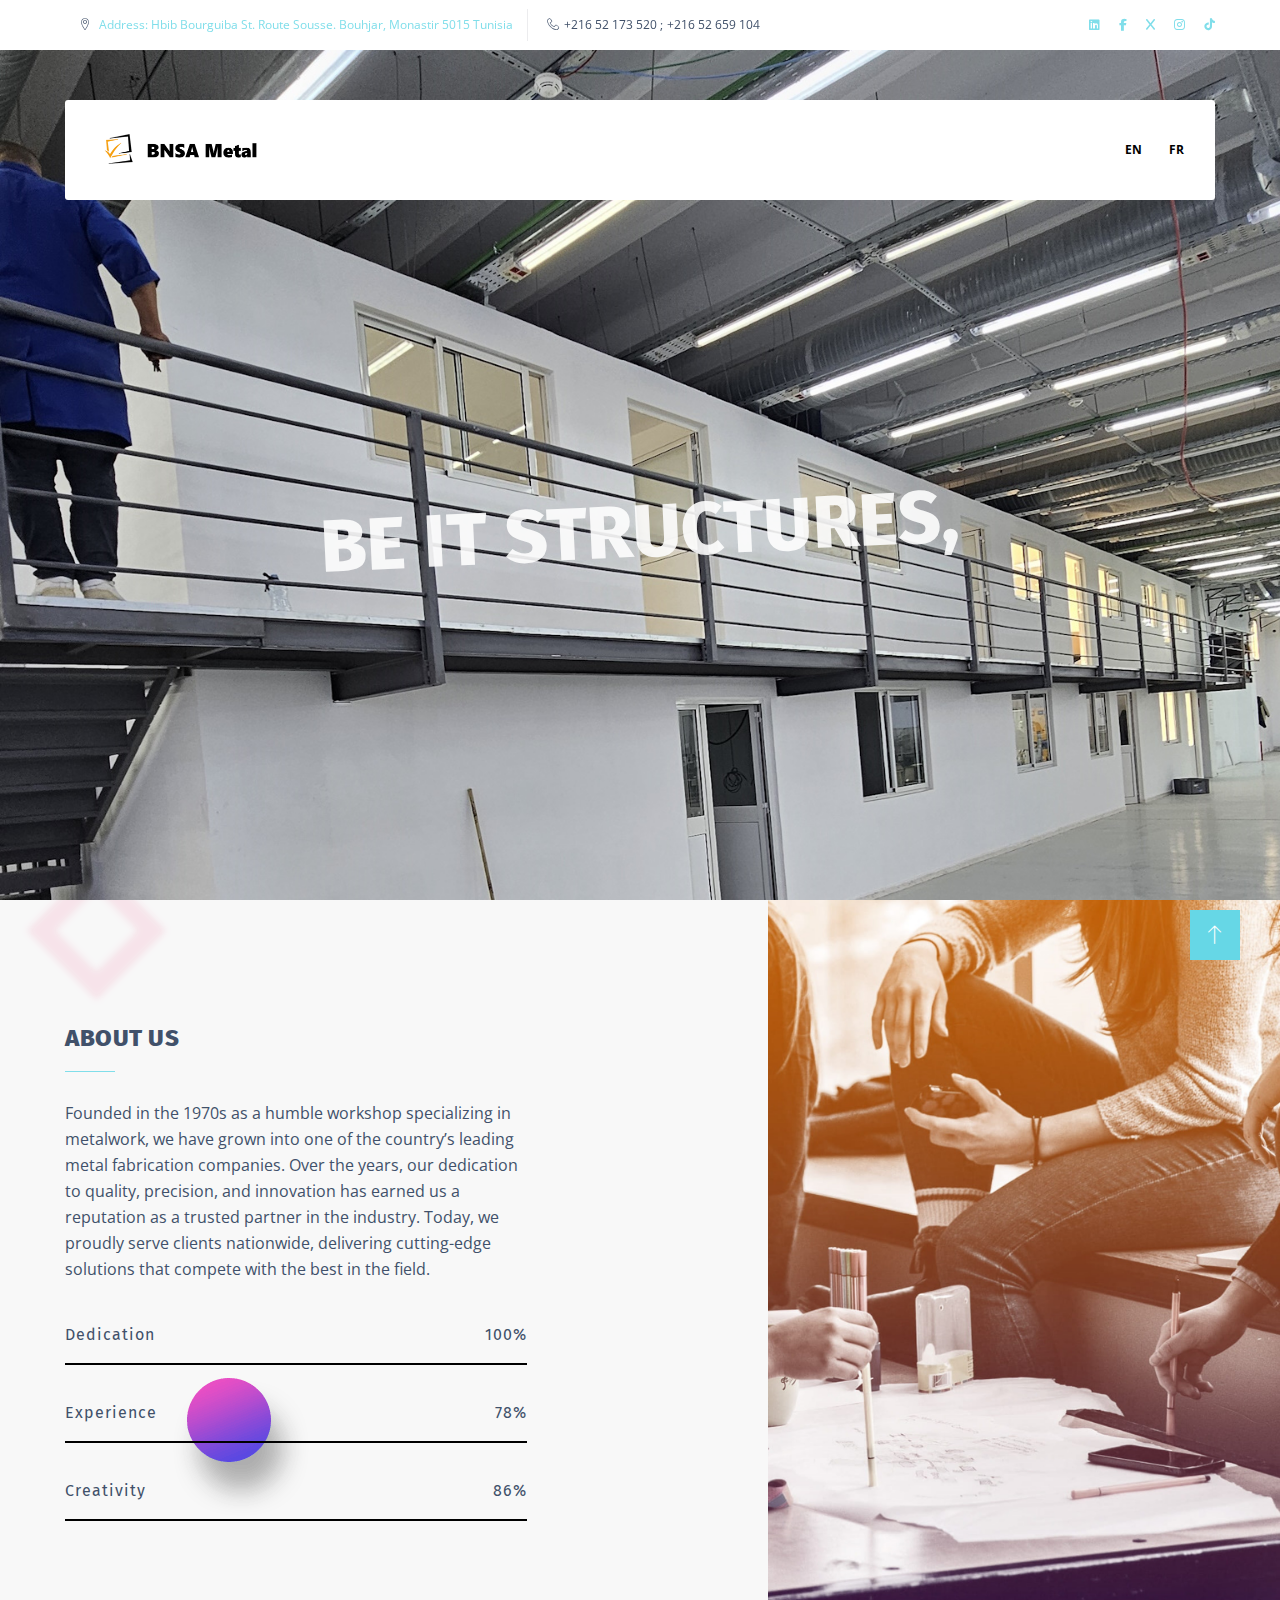
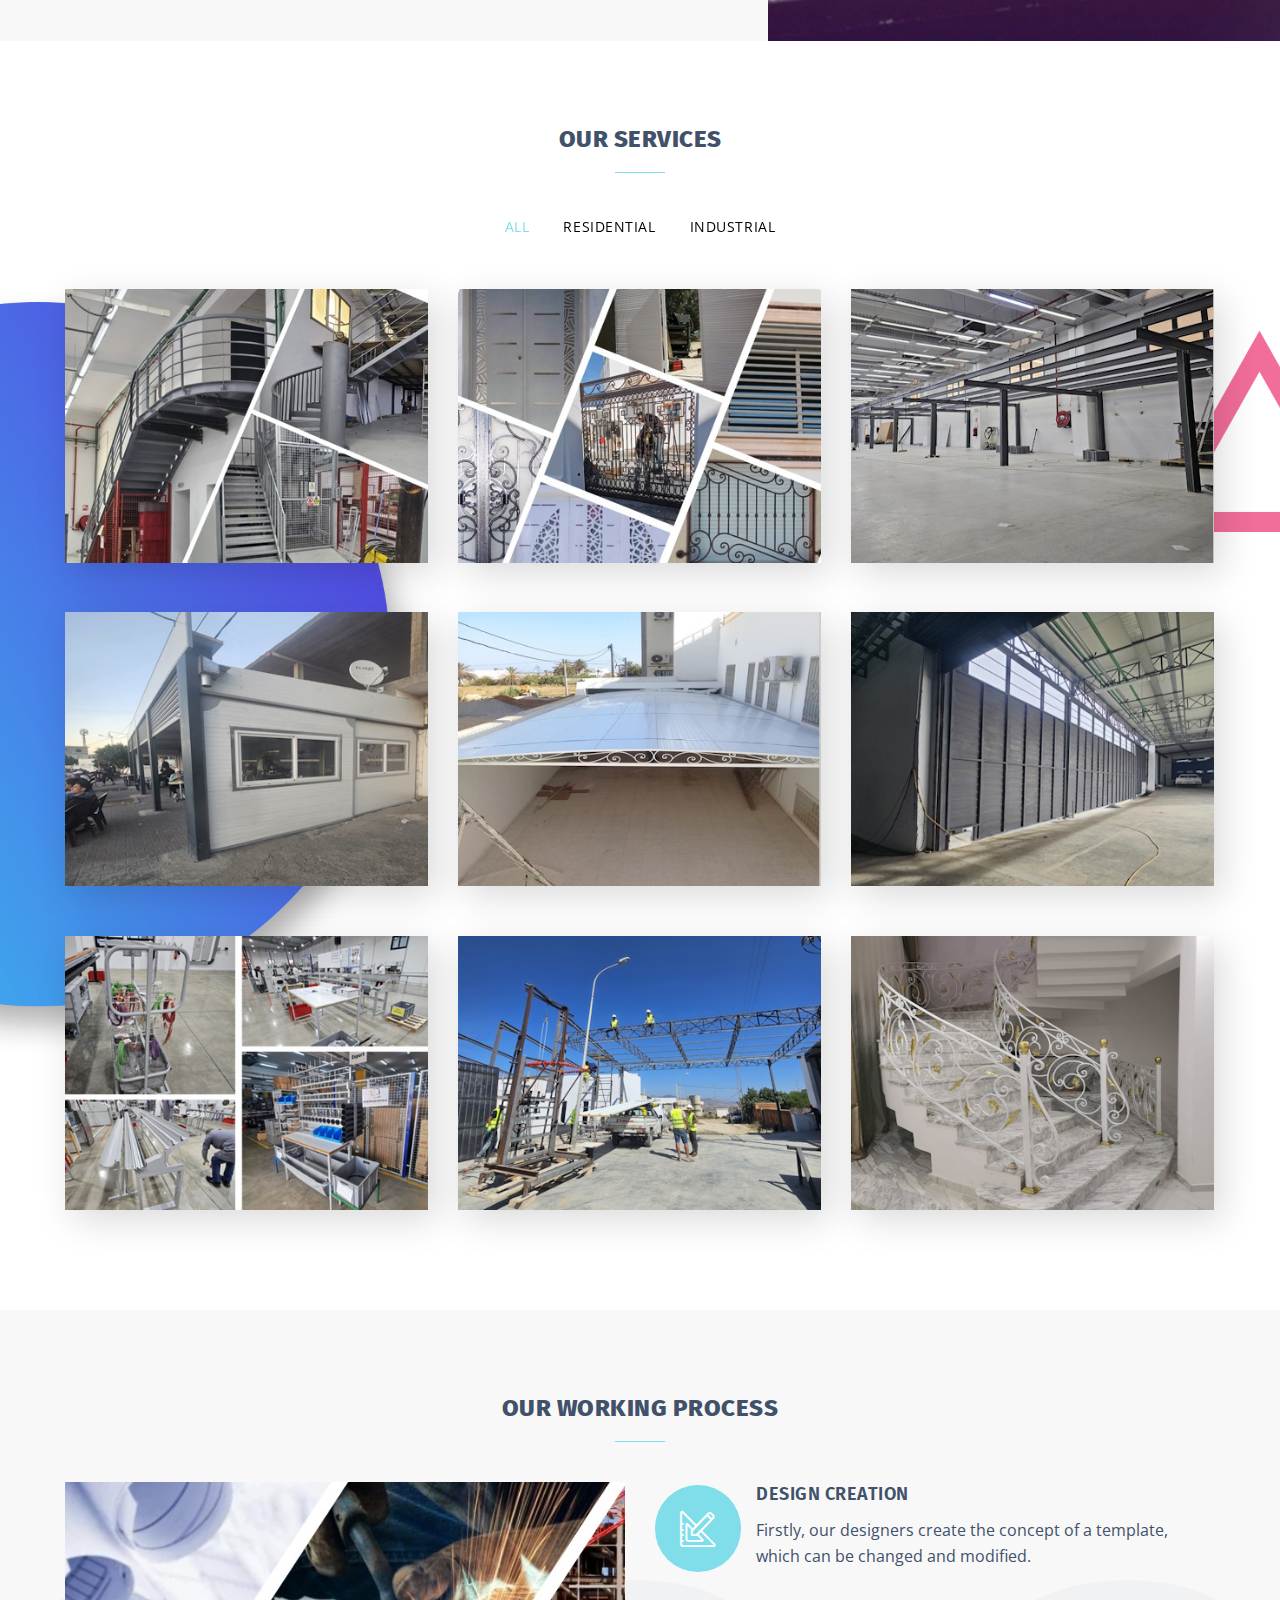
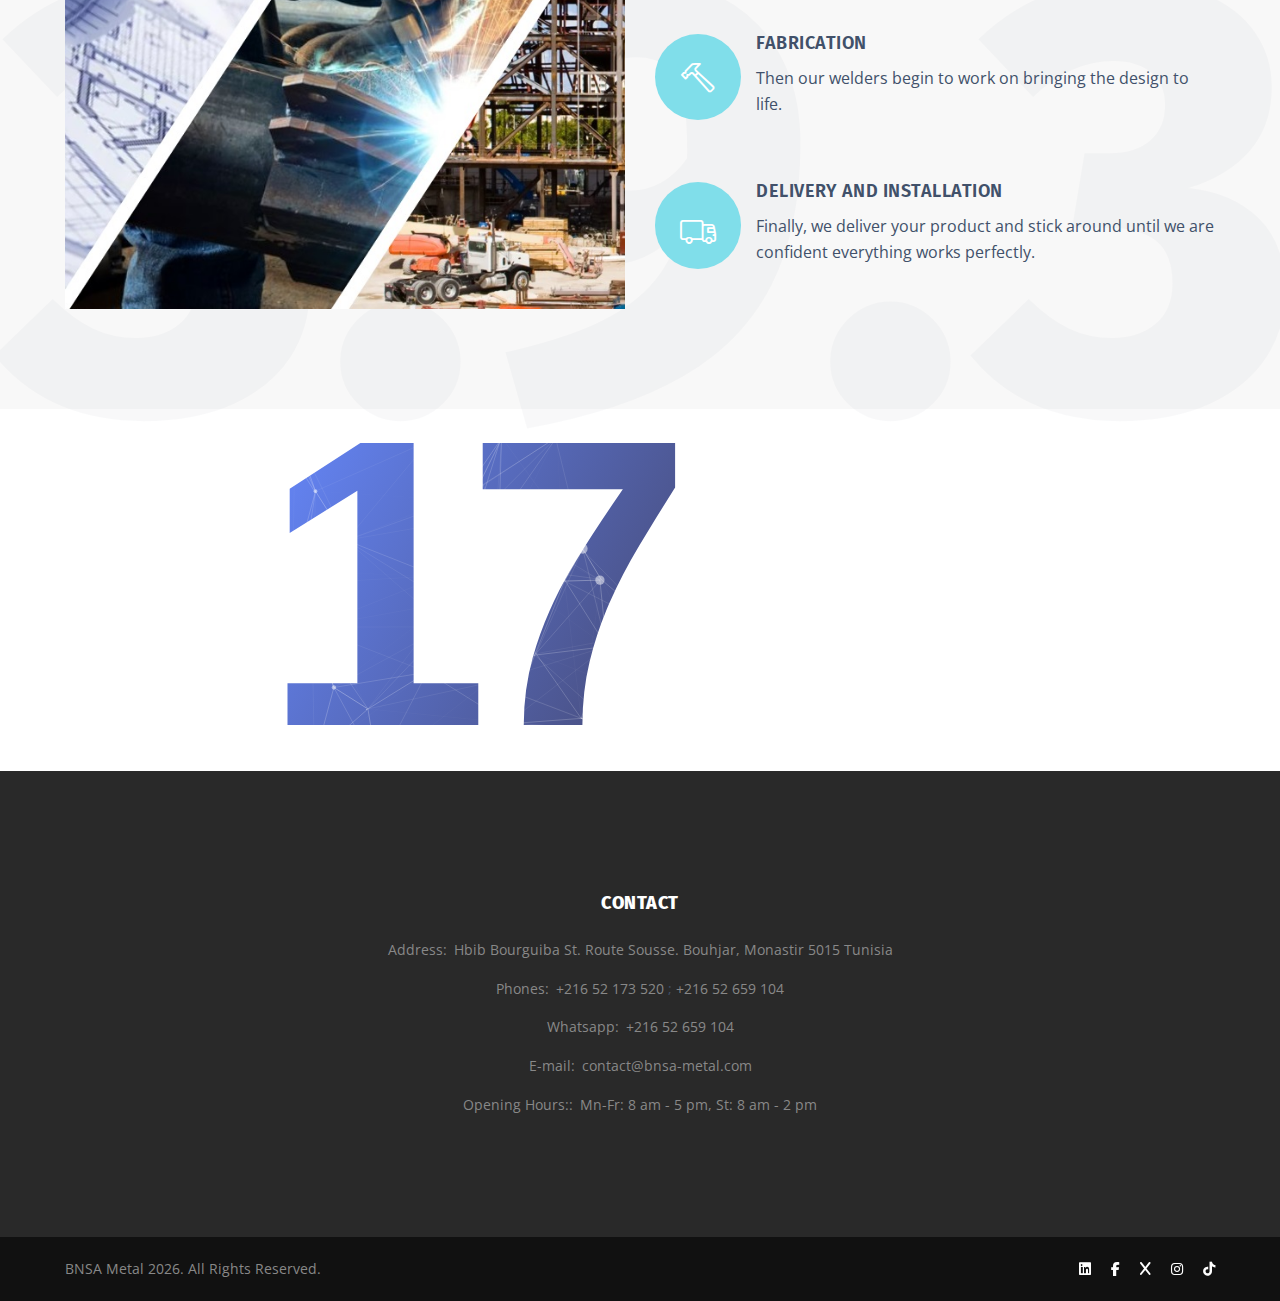
<file: fr/index.html>
<!DOCTYPE html>
<html class="wide wow-animation" lang="en">
  <head>
    <!-- Site Title-->
    <title>BNSA Metal</title>
    <meta name="format-detection" content="telephone=no">
    <meta name="viewport" content="width=device-width, height=device-height, initial-scale=1.0, maximum-scale=1.0, user-scalable=0">
    <meta http-equiv="X-UA-Compatible" content="IE=edge">
    <meta charset="utf-8">
    <link rel="icon" href="../images/393icon.ico" type="image/x-icon">
    <!-- Stylesheets-->
    <link rel="stylesheet" type="text/css" href="//fonts.googleapis.com/css?family=Fira+Sans:300,600,800,800i%7COpen+Sans:300,400,400i">
    <link rel="stylesheet" href="../css/bootstrap.css">
    <link rel="stylesheet" href="../css/style.css">
    <link rel="stylesheet" href="../css/fonts.css">
    <link rel="stylesheet" href="../css/all.min.css" />
    <style>.ie-panel{display: none;background: #212121;padding: 10px 0;box-shadow: 3px 3px 5px 0 rgba(0,0,0,.3);clear: both;text-align:center;position: relative;z-index: 1;} html.ie-10 .ie-panel, html.lt-ie-10 .ie-panel {display: block;}</style>
  </head>
  <body>
    <div class="ie-panel"><a href="http://windows.microsoft.com/en-US/internet-explorer/"><img src="../images/ie8-panel/warning_bar_0000_us.jpg" height="42" width="820" alt="You are using an outdated browser. For a faster, safer browsing experience, upgrade for free today."></a></div>
    <div class="preloader">
      <div class="cssload-container">
        <svg class="filter" version="1.1">
          <defs>
            <filter id="gooeyness">
              <fegaussianblur in="SourceGraphic" stddeviation="10" result="blur"></fegaussianblur>
              <fecolormatrix in="blur" values="1 0 0 0 0  0 1 0 0 0  0 0 1 0 0  0 0 0 20 -10" result="gooeyness"></fecolormatrix>
              <fecomposite in="SourceGraphic" in2="gooeyness" operator="atop"></fecomposite>
            </filter>
          </defs>
        </svg>
        <div class="dots">
          <div class="dot mainDot"></div>
          <div class="dot"></div>
          <div class="dot"></div>
          <div class="dot"></div>
          <div class="dot"></div>
        </div>
        <p>Loading...</p>
      </div>
    </div>
    <!-- Page-->
      <header class="page-header">
        <!-- RD Navbar-->
        <div class="rd-navbar-wrap">
          <nav class="rd-navbar rd-navbar_transparent rd-navbar_boxed" data-layout="rd-navbar-fixed" data-sm-layout="rd-navbar-fixed" data-sm-device-layout="rd-navbar-fixed" data-md-layout="rd-navbar-fixed" data-md-device-layout="rd-navbar-fixed" data-lg-device-layout="rd-navbar-fixed" data-lg-layout="rd-navbar-static" data-xl-device-layout="rd-navbar-static" data-xl-layout="rd-navbar-static" data-xxl-device-layout="rd-navbar-static" data-xxl-layout="rd-navbar-static" data-stick-up-clone="false" data-sm-stick-up="true" data-md-stick-up="true" data-lg-stick-up="true" data-md-stick-up-offset="115px" data-lg-stick-up-offset="35px" data-body-class="rd-navbar-absolute">
            <!-- RD Navbar Top Panel-->
            <div class="rd-navbar-top-panel">
              <div class="rd-navbar-top-panel__main">
                <div class="rd-navbar-top-panel__toggle rd-navbar-fixed__element-1 rd-navbar-static--hidden" data-rd-navbar-toggle=".rd-navbar-top-panel__main"><span></span></div>
                <div class="rd-navbar-top-panel__content">
                  <div class="rd-navbar-top-panel__left">
                    <ul class="rd-navbar-items-list">
                      <li>
                        <div class="unit flex-row align-items-center unit-spacing-xs">
                          <div class="unit__left"><span class="icon icon-sm icon-primary linear-icon-map-marker"></span></div>
                          <div class="unit__body">
                            <p><a href="#">Address: Hbib Bourguiba St. Route Sousse. Bouhjar, Monastir 5015 Tunisia</a></p>
                          </div>
                        </div>
                      </li>
                      <li>
                        <div class="unit flex-row align-items-center unit-spacing-xs">
                          <div class="unit__left"><span class="icon icon-sm icon-primary linear-icon-telephone"></span></div>
                          <div class="unit__body">
                            <ul class="list-semicolon">
                              <li><a href="tel:#">+216 52 173 520</a></li>
                              <li><a href="tel:#">+216 52 659 104</a></li>
                            </ul>
                          </div>
                        </div>
                      </li>
                    </ul>
                  </div>
                  <div class="rd-navbar-top-panel__right">
                    <ul class="list-inline-xxs">
                      <li><a class="icon icon-xxs icon-gray-darker fa fa-linkedin" href="https://www.linkedin.com/company/bnsa-metal"></a></li>
                      <li><a class="icon icon-xxs icon-gray-darker fa fa-facebook" href="https://www.facebook.com/fermohamedbelhajkalifa/"></a></li>
                      <li><a class="icon icon-xxs icon-gray-darker fa fa-x" href="#"></a></li>
                      <li><a class="icon icon-xxs icon-gray-darker fa fa-instagram" href="#"></a></li>
                      <li><a class="icon icon-xxs icon-gray-darker fa fa-tiktok" href="#"></a></li>
                    </ul>
                  </div>
                </div>
              </div>
            </div>
            <div class="rd-navbar-inner rd-navbar-search-wrap">
              <!-- RD Navbar Panel-->
              <div class="rd-navbar-panel rd-navbar-search-lg_collapsable">
                <button class="rd-navbar-toggle" data-rd-navbar-toggle=".rd-navbar-nav-wrap"><span></span></button>
                <!-- RD Navbar Brand-->
                <div class="rd-navbar-brand"><a class="brand-name" href="../fr"><img src="../images/logo-344x67.png" alt="" width="172" height="33"/></a></div>
              </div>
              <!-- RD Navbar Nav-->
              <div class="rd-navbar-nav-wrap rd-navbar-search_not-collapsable">
                <div class="rd-navbar-search_collapsable">
                  <ul class="rd-navbar-nav">
                    <li><a href="/" id="linkIndex" style="font-weight: bold;">EN</a>
                    </li>
                    <li><a href="/fr" id="linkIndexFR" style="font-weight: bold;">FR</a>
                    </li>
                  </ul>
                </div>
            </div>
          </nav>
        </div>
      </header>
      <!-- Swiper-->
      <svg class="defs">
        <defs>
          <lineargradient id="gradient1" x1="0%" y1="0%" x2="100%" y2="100%">
            <stop offset="50%" stop-color="#AA54ED">
              <animate attributename="stop-color" values="#AA54ED; #5348E2; #AA54ED" dur="5s" repeatcount="indefinite"></animate>
            </stop>
            <stop offset="100%" stop-color="#5348E2">
              <animate attributename="stop-color" values="#5348E2; #AA54ED; #5348E2" dur="5s" repeatcount="indefinite"></animate>
            </stop>
          </lineargradient>
        </defs>
      </svg>
      <div class="swiper-container swiper-slider" data-effect="frame-trapeze" data-loop="true" data-autoplay="5500" data-speed="1200" data-mousewheel="false" data-keyboard="true" data-frame-fill="url(#gradient1)">
        <div class="swiper-wrapper">
          <div class="swiper-slide">
            <div class="swiper-slide-img" style="background-image: url(../images/slider-slide-5-1920x1280.jpg);" data-swiper-anime="{ &quot;animation&quot;: &quot;swiperSlideRotate&quot;, &quot;duration&quot;: 2000, &quot;delay&quot;: 600 }"></div>
            <div class="swiper-slide-caption text-center context-dark">
              <h1 data-swiper-anime="{ &quot;animation&quot;: &quot;swiperContentStack&quot;, &quot;duration&quot;: 1000, &quot;delay&quot;: 500 }">Be it structures,</h1>
              <!-- <h3 data-swiper-anime="{ &quot;animation&quot;: &quot;swiperContentStack&quot;, &quot;duration&quot;: 1000, &quot;delay&quot;: 600 }">New HTML Templates Generation</h3> -->
            </div>
          </div>
          <div class="swiper-slide">
            <div class="swiper-slide-img" style="background-image: url(../images/slider-slide-6-1920x986.jpg);" data-swiper-anime="{ &quot;animation&quot;: &quot;swiperSlideRotate&quot;, &quot;duration&quot;: 2000, &quot;delay&quot;: 600 }"></div>
            <div class="swiper-slide-caption context-dark">
              <h2 data-swiper-anime="{ &quot;animation&quot;: &quot;swiperContentStack&quot;, &quot;duration&quot;: 1000, &quot;delay&quot;: 500 }">Or complex equipment for your factories.</h2>
            </div>
          </div>
          <div class="swiper-slide">
            <div class="swiper-slide-img" style="background-image: url(../images/slider-slide-7-1920x1080.jpg);" data-swiper-anime="{ &quot;animation&quot;: &quot;swiperSlideRotate&quot;, &quot;duration&quot;: 2000, &quot;delay&quot;: 600 }"></div>
            <div class="swiper-slide-caption context-dark">
              <div class="container">
                <div class="row justify-content-center">
                  <div class="col-lg-7">
                    <h2 data-swiper-anime="{ &quot;animation&quot;: &quot;swiperContentStack&quot;, &quot;duration&quot;: 1000, &quot;delay&quot;: 500 }">Be it simple or very complicated...</h2>
                    <h5 class="text-width-2 block-centered" data-swiper-anime="{ &quot;animation&quot;: &quot;swiperContentStack&quot;, &quot;duration&quot;: 1000, &quot;delay&quot;: 600 }">If you can imagine it, we can build it.</h5>
                  </div>
                </div>
              </div>
            </div>
          </div>
        </div>
        <div class="swiper-pagination"></div>
        <div class="swiper-button-prev linear-icon-chevron-left"></div>
        <div class="swiper-button-next linear-icon-chevron-right"></div>
      </div>
      <!-- About us-->
      <section class="bg-gray-lighter object-wrap">
        <div class="bg-decor d-flex align-items-center justify-content-start" data-parallax-scroll="{&quot;y&quot;: 50,  &quot;smoothness&quot;: 30}"><img src="../images/bg-decor-4.png" alt=""/>
        </div>
        <div class="section-lg">
          <div class="container">
            <div class="row">
              <div class="col-lg-5">
                <h4 class="heading-decorated">About us</h4>
                <p>Founded in the 1970s as a humble workshop specializing in metalwork, we have grown into one of the country’s leading metal fabrication companies. Over the years, our dedication to quality, precision, and innovation has earned us a reputation as a trusted partner in the industry. Today, we proudly serve clients nationwide, delivering cutting-edge solutions that compete with the best in the field.</p>
                <div class="row justify-content-md-center">
                  <div class="col-md-12">
                    <!-- Linear progress bar-->
                    <div class="progress-linear progress-linear-modern">
                      <div class="progress-header">
                        <p>Dedication</p><span class="progress-value">100</span>
                      </div>
                      <div class="progress-bar-linear-wrap">
                        <div class="progress-bar-linear"></div>
                      </div>
                    </div>
                    <!-- Linear progress bar-->
                    <div class="progress-linear progress-linear-modern">
                      <div class="progress-header">
                        <p>Experience</p><span class="progress-value">78</span>
                      </div>
                      <div class="progress-bar-linear-wrap">
                        <div class="progress-bar-linear"></div>
                      </div>
                    </div>
                    <!-- Linear progress bar-->
                    <div class="progress-linear progress-linear-modern">
                      <div class="progress-header">
                        <p>Creativity</p><span class="progress-value">86</span>
                      </div>
                      <div class="progress-bar-linear-wrap">
                        <div class="progress-bar-linear"></div>
                      </div>
                    </div>
                  </div>
                </div>
              </div>
            </div>
          </div>
        </div>
        <div class="object-wrap__body object-wrap__body-sizing-1 object-wrap__body-md-right bg-image" style="background-image: url(../images/bg-image-1.jpg)"></div>
      </section>
      <!-- Our Services-->
      <section class="section-md bg-default text-center">
        <div class="bg-decor d-flex align-items-center" data-parallax-scroll="{&quot;y&quot;: 50,  &quot;smoothness&quot;: 30}"><img src="../images/bg-decor-6.png" alt=""/>
        </div>
        <div class="container">
          <h4 class="heading-decorated">Our Services</h4>
          <div class="isotope-wrap row row-70">
            <div class="col-sm-12">
              <ul class="list-nav isotope-filters isotope-filters-horizontal">
                <li><a class="active" data-isotope-filter="*" data-isotope-group="gallery" href="#">All</a></li>
                <li><a data-isotope-filter="Category 1" data-isotope-group="gallery" href="#">Residential</a></li>
                <li><a data-isotope-filter="Category 2" data-isotope-group="gallery" href="#">Industrial</a></li>
              </ul>
              <div class="isotope row" data-isotope-layout="fitRows" data-isotope-group="gallery">
                <div class="col-12 col-md-6 col-lg-4 isotope-item" data-filter="Category 2"><a class="img-thumbnail-variant-3" >
                          <figure><img src="../images/portfolio-5-418x315.jpg" alt="" width="418" height="315"/>
                          </figure>
                          <div class="caption">
                            <ul class="list-inline-tag hover-top-element">
                              <li>Workplace Solutions</li>
                            </ul>
                            <p class="heading-5 hover-top-element">A factory's infrastructure</p>
                            <div class="divider"></div>
                            <p class="small hover-bottom-element">Steel staircases, electric lifts etc...</p>
                          </div></a>
                </div>
                <div class="col-12 col-md-6 col-lg-4 isotope-item" data-filter="Category 1"><a class="img-thumbnail-variant-3">
                          <figure><img src="../images/portfolio-2-418x315.jpg" alt="" width="418" height="315"/>
                          </figure>
                          <div class="caption">
                            <ul class="list-inline-tag hover-top-element">
                              <li>Architectural Metalwork</li>
                            </ul>
                            <p class="heading-5 hover-top-element">Whatever a house needs</p>
                            <div class="divider"></div>
                            <p class="small hover-bottom-element">Metal doors, Gates, Windows etc...</p>
                          </div></a>
                </div>
                <div class="col-12 col-md-6 col-lg-4 isotope-item" data-filter="Category 2"><a class="img-thumbnail-variant-3">
                          <figure><img src="../images/portfolio-9-418x315.jpg" alt="" width="418" height="315"/>
                          </figure>
                          <div class="caption">
                            <ul class="list-inline-tag hover-top-element">
                              <li>Custom structures</li>
                            </ul>
                            <p class="heading-5 hover-top-element">Steel Platforms</p>
                            <div class="divider"></div>
                            <p class="small hover-bottom-element">Why build with bricks what you can build with steel.</p>
                          </div></a>
                </div>
                <div class="col-12 col-md-6 col-lg-4 isotope-item" data-filter="Category 2"><a class="img-thumbnail-variant-3">
                          <figure><img src="../images/portfolio-4-418x315.jpg" alt="" width="418" height="315"/>
                          </figure>
                          <div class="caption">
                            <ul class="list-inline-tag hover-top-element">
                              <li>Complete Packages</li>
                            </ul>
                            <p class="heading-5 hover-top-element">A small business space</p>
                            <div class="divider"></div>
                            <p class="small hover-bottom-element">Custom made Business spaces from zero to ready to open.</p>
                          </div></a>
                </div>
                <div class="col-12 col-md-6 col-lg-4 isotope-item" data-filter="Category 1"><a class="img-thumbnail-variant-3">
                          <figure><img src="../images/portfolio-1-418x315.jpg" alt="" width="418" height="315"/>
                          </figure>
                            <div class="caption">
                            <ul class="list-inline-tag hover-top-element">
                              <li>Home Necessities</li>
                            </ul>
                            <p class="heading-5 hover-top-element">Roofed Areas</p>
                            <div class="divider"></div>
                            <p class="small hover-bottom-element">Car parking cover, Terrace cover, etc...</p>
                          </div></a>
                </div>
                <div class="col-12 col-md-6 col-lg-4 isotope-item" data-filter="Category 2"><a class="img-thumbnail-variant-3">
                          <figure><img src="../images/portfolio-6-418x315.jpg" alt="" width="418" height="315"/>
                          </figure>
                          <div class="caption">
                            <ul class="list-inline-tag hover-top-element">
                              <li>Factory Access</li>
                            </ul>
                            <p class="heading-5 hover-top-element">Delivery/Dispatch Points</p>
                            <div class="divider"></div>
                            <p class="small hover-bottom-element">Rolling doors, Gates, Side doors etc...</p>
                          </div></a>
                </div>
                <div class="col-12 col-md-6 col-lg-4 isotope-item" data-filter="Category 2"><a class="img-thumbnail-variant-3">
                          <figure><img src="../images/portfolio-7-418x315.jpg" alt="" width="418" height="315"/>
                          </figure>
                          <div class="caption">
                            <ul class="list-inline-tag hover-top-element">
                              <li>Manufacturing Assets</li>
                            </ul>
                            <p class="heading-5 hover-top-element">Factory equipment</p>
                            <div class="divider"></div>
                            <p class="small hover-bottom-element">Custom tables/desks/stands, Mobile supports, Carts etc... </p>
                          </div></a>
                </div>
                <div class="col-12 col-md-6 col-lg-4 isotope-item" data-filter="Category 2"><a class="img-thumbnail-variant-3">
                          <figure><img src="../images/portfolio-8-418x315.jpg" alt="" width="418" height="315"/>
                          </figure>
                          <div class="caption">
                            <ul class="list-inline-tag hover-top-element">
                              <li>Foundation</li>
                            </ul>
                            <p class="heading-5 hover-top-element">Building Structure</p>
                            <div class="divider"></div>
                            <p class="small hover-bottom-element">We can help you build literally from the ground up.</p>
                          </div></a>
                </div>
                <div class="col-12 col-md-6 col-lg-4 isotope-item" data-filter="Category 1"><a class="img-thumbnail-variant-3">
                          <figure><img src="../images/portfolio-3-418x315.jpg" alt="" width="418" height="315"/>
                          </figure>
                          <div class="caption">
                            <ul class="list-inline-tag hover-top-element">
                              <li>Indoor Decorations</li>
                            </ul>
                            <p class="heading-5 hover-top-element">The cosmetics every home needs.</p>
                            <div class="divider"></div>
                            <p class="small hover-bottom-element">Stair railings, Hangers etc...</p>
                          </div></a>
                </div>
              </div>
            </div>
          </div>
        </div>
      </section>
      <section class="section-md bg-gray-lighter text-center decor-text" data-content="3.9.3">
        <div class="container">
          <h4 class="heading-decorated">Our working process</h4>
          <div class="row row-30 justify-content-center">
            <div class="col-sm-10 col-lg-6"><img src="../images/home-var-2-650x495.jpg" alt="" width="650" height="495"/>
            </div>
            <div class="col-sm-10 col-lg-6">
              <!-- Blurb circle-->
              <article class="blurb blurb-circle">
                <div class="unit flex-row unit-spacing-md">
                  <div class="unit-left">
                    <div class="blurb-circle__icon"><span class="icon linear-icon-pencil-ruler"></span></div>
                  </div>
                  <div class="unit-body">
                    <p class="blurb__title heading-6">Design creation</p>
                    <p>Firstly, our designers create the concept of a template, which can be changed and modified.</p>
                  </div>
                </div>
              </article>
              <!-- Blurb circle-->
              <article class="blurb blurb-circle">
                <div class="unit flex-row unit-spacing-md">
                  <div class="unit-left">
                    <div class="blurb-circle__icon"><span class="icon linear-icon-hammer"></span></div>
                  </div>
                  <div class="unit-body">
                    <p class="blurb__title heading-6">Fabrication</p>
                    <p>Then our welders begin to work on bringing the design to life.</p>
                  </div>
                </div>
              </article>
              <!-- Blurb circle-->
              <article class="blurb blurb-circle">
                <div class="unit flex-row unit-spacing-md">
                  <div class="unit-left">
                    <div class="blurb-circle__icon"><span class="icon linear-icon-truck"></span></div>
                  </div>
                  <div class="unit-body">
                    <p class="blurb__title heading-6">Delivery and installation</p>
                    <p>Finally, we deliver your product and stick around until we are confident everything works perfectly.</p>
                  </div>
                </div>
              </article>
            </div>
          </div>
        </div>
      </section>
      <!--cta-->
      <div class="container">
        <div class="row row-30 row-xl-24 justify-content-center align-items-center align-items-lg-start text-left">
          <div class="col-md-6 col-lg-5 col-xl-4 text-center"><a class="text-img" style='font-family: arial;'>
              <div id="particles-js"></div><span class="counter">17</span></a></div>
          <div class="col-sm-8 col-md-6 col-lg-5 col-xl-4">
            <div class="text-width-extra-small offset-top-lg-24 wow fadeInUp">
              <h3 class="title-decoration-lines-left">Years of Experience</h3>
              <p class="text-gray-500">We might be new as a brand name but we've been around growing and learning for years. Our rich experience and our track record of happy clients speak for us.</p>
            </div>
          </div>
        </div>
      </div>
    </section>

      <!-- Page Footer-->
      <section class="pre-footer-corporate bg-image-7 bg-overlay-darkest">
        <div class="container text-center">
          <div class="row justify-content-sm-center justify-content-lg-start row-30 row-md-60">  
            <div class="col-12">
              <h6>Contact</h6>
              <ul class="list-xs">
                <li>
                  <dl class="list-terms-minimal">
                    <dt>Address</dt>
                    <dd>Hbib Bourguiba St. Route Sousse. Bouhjar, Monastir 5015 Tunisia</dd>
                  </dl>
                </li>
                <li>
                  <dl class="list-terms-minimal">
                    <dt>Phones</dt>
                    <dd>
                      <ul class="list-semicolon">
                        <li><a href="tel:#">+216 52 173 520</a></li>
                        <li><a href="tel:#">+216 52 659 104</a></li>
                      </ul>
                    </dd>
                  </dl>
                </li>
                <li>
                  <dl class="list-terms-minimal">
                    <dt>Whatsapp</dt>
                    <dd>
                      <ul class="list-semicolon">
                        <li><a href="tel:#">+216 52 659 104</a></li>
                      </ul>
                    </dd>
                  </dl>
                </li>
                <li>
                  <dl class="list-terms-minimal">
                    <dt>E-mail</dt>
                    <dd><a href="mailto:#">contact@bnsa-metal.com</a></dd>
                  </dl>
                </li>
                <li>
                  <dl class="list-terms-minimal">
                    <dt>Opening Hours:</dt>
                    <dd>Mn-Fr: 8 am - 5 pm, St: 8 am - 2 pm</dd>
                  </dl>
                </li>
              </ul>
            </div>
          </div>
        </div>
      </section>

      <footer class="footer-corporate bg-gray-darkest">
        <div class="container">
          <div class="footer-corporate__inner">
            <p class="rights"><span>BNSA Metal</span><span>&nbsp;</span><span class="copyright-year"></span>. All Rights Reserved.</p>
            <ul class="list-inline-xxs">
              <li><a class="icon icon-xxs icon-primary fa fa-linkedin" href="https://www.linkedin.com/company/bnsa-metal"></a></li>
              <li><a class="icon icon-xxs icon-primary fa fa-facebook" href="https://www.facebook.com/fermohamedbelhajkalifa/"></a></li>
              <li><a class="icon icon-xxs icon-primary fa fa-x" href="#"></a></li>
              <li><a class="icon icon-xxs icon-primary fa fa-instagram" href="#"></a></li>
              <li><a class="icon icon-xxs icon-primary fab fa-tiktok" href="#"></a></li>
            </ul>
          </div>
        </div>
      </footer>
    </div>
    <!-- Global Mailform Output-->
    <div class="snackbars" id="form-output-global"></div>
    <!-- Javascript-->
    <script src="../js/core.min.js"></script>
    <script src="../js/script.js"></script>
    <script>
      window.onload = function() {
          var currentPage = window.location.pathname; // Get the current page's URL
          
          // Reference to the links
          var linkIndex = document.getElementById('linkIndex');
          var linkIndexFR = document.getElementById('linkIndexFR');
          
          // Check and disable the link if it's the current page
          if (currentPage === '/' || currentPage === '/fr/') {
              if (currentPage === '/') {
                  linkIndex.style.pointerEvents = 'none';
              }
              if (currentPage === '/fr/') {
                  linkIndexFR.style.pointerEvents = 'none';
              }
          }
      };
    </script>
  </body>
</html>
</file>
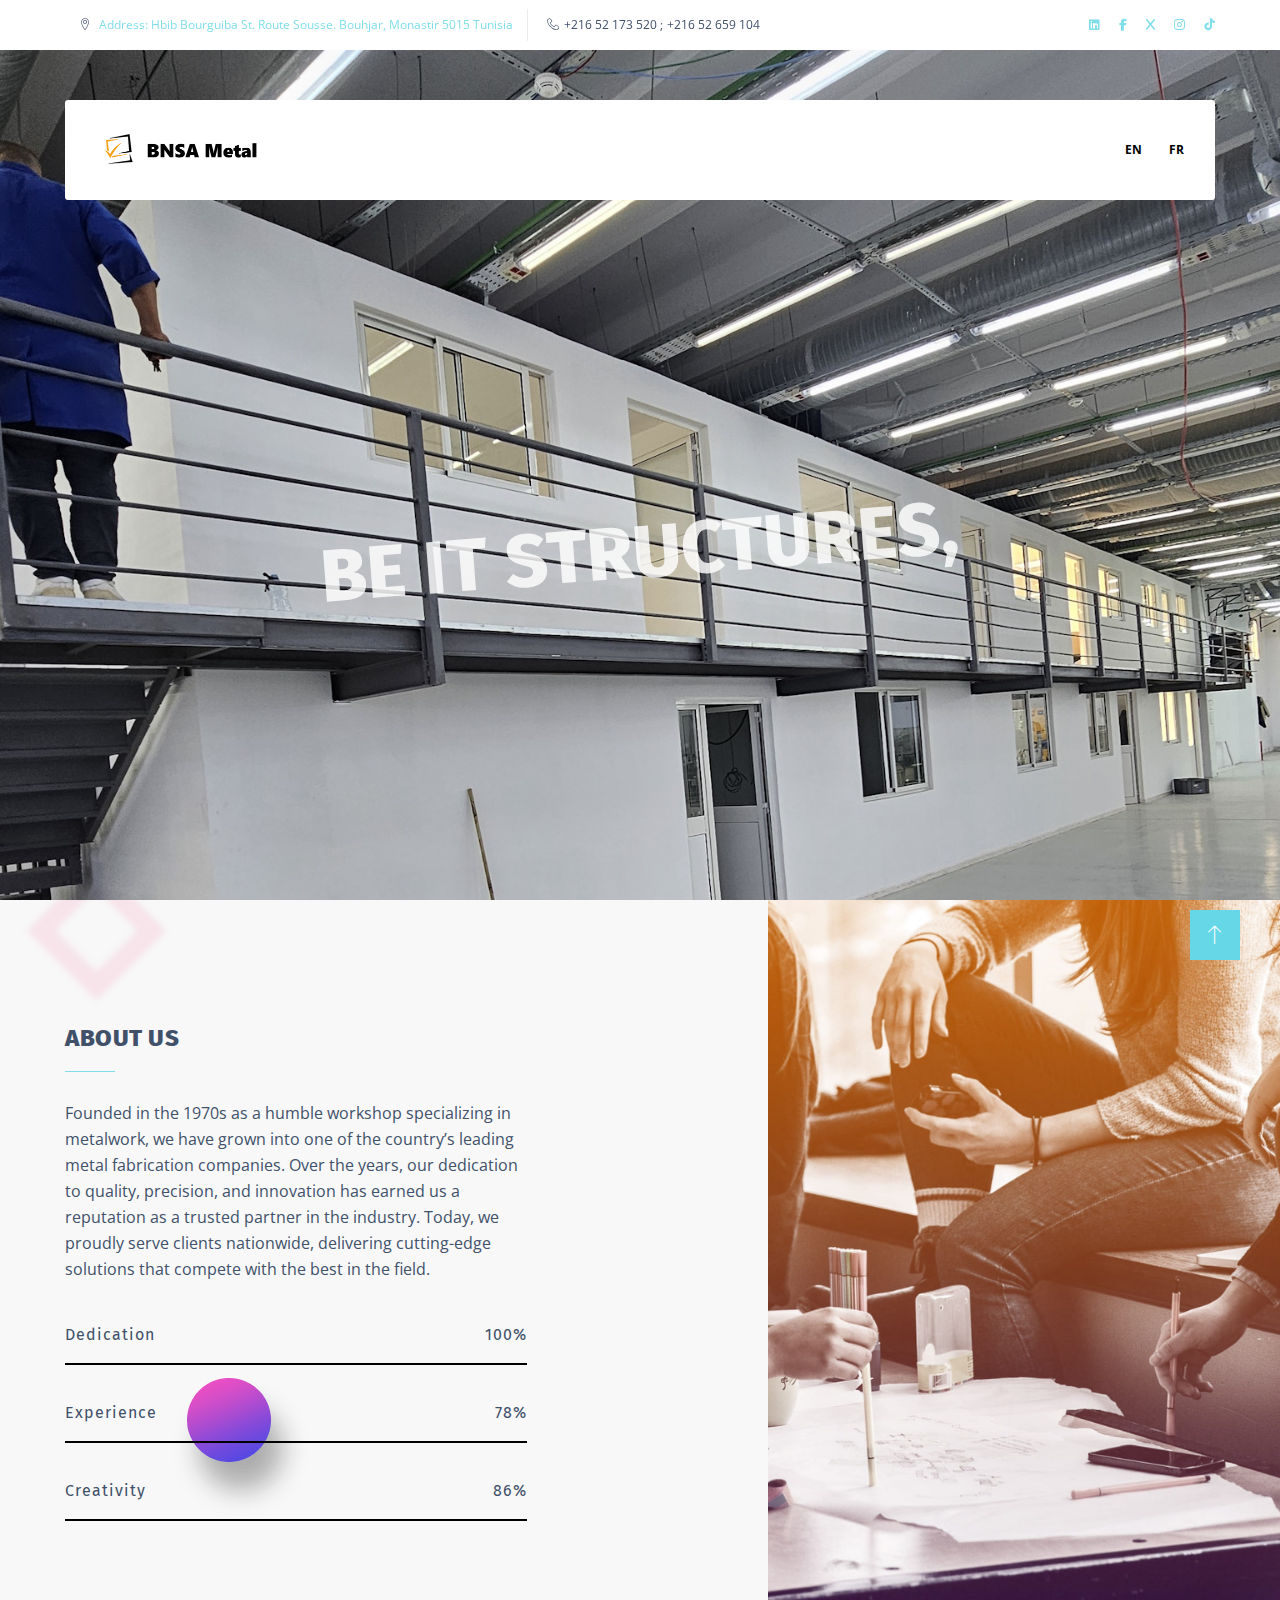
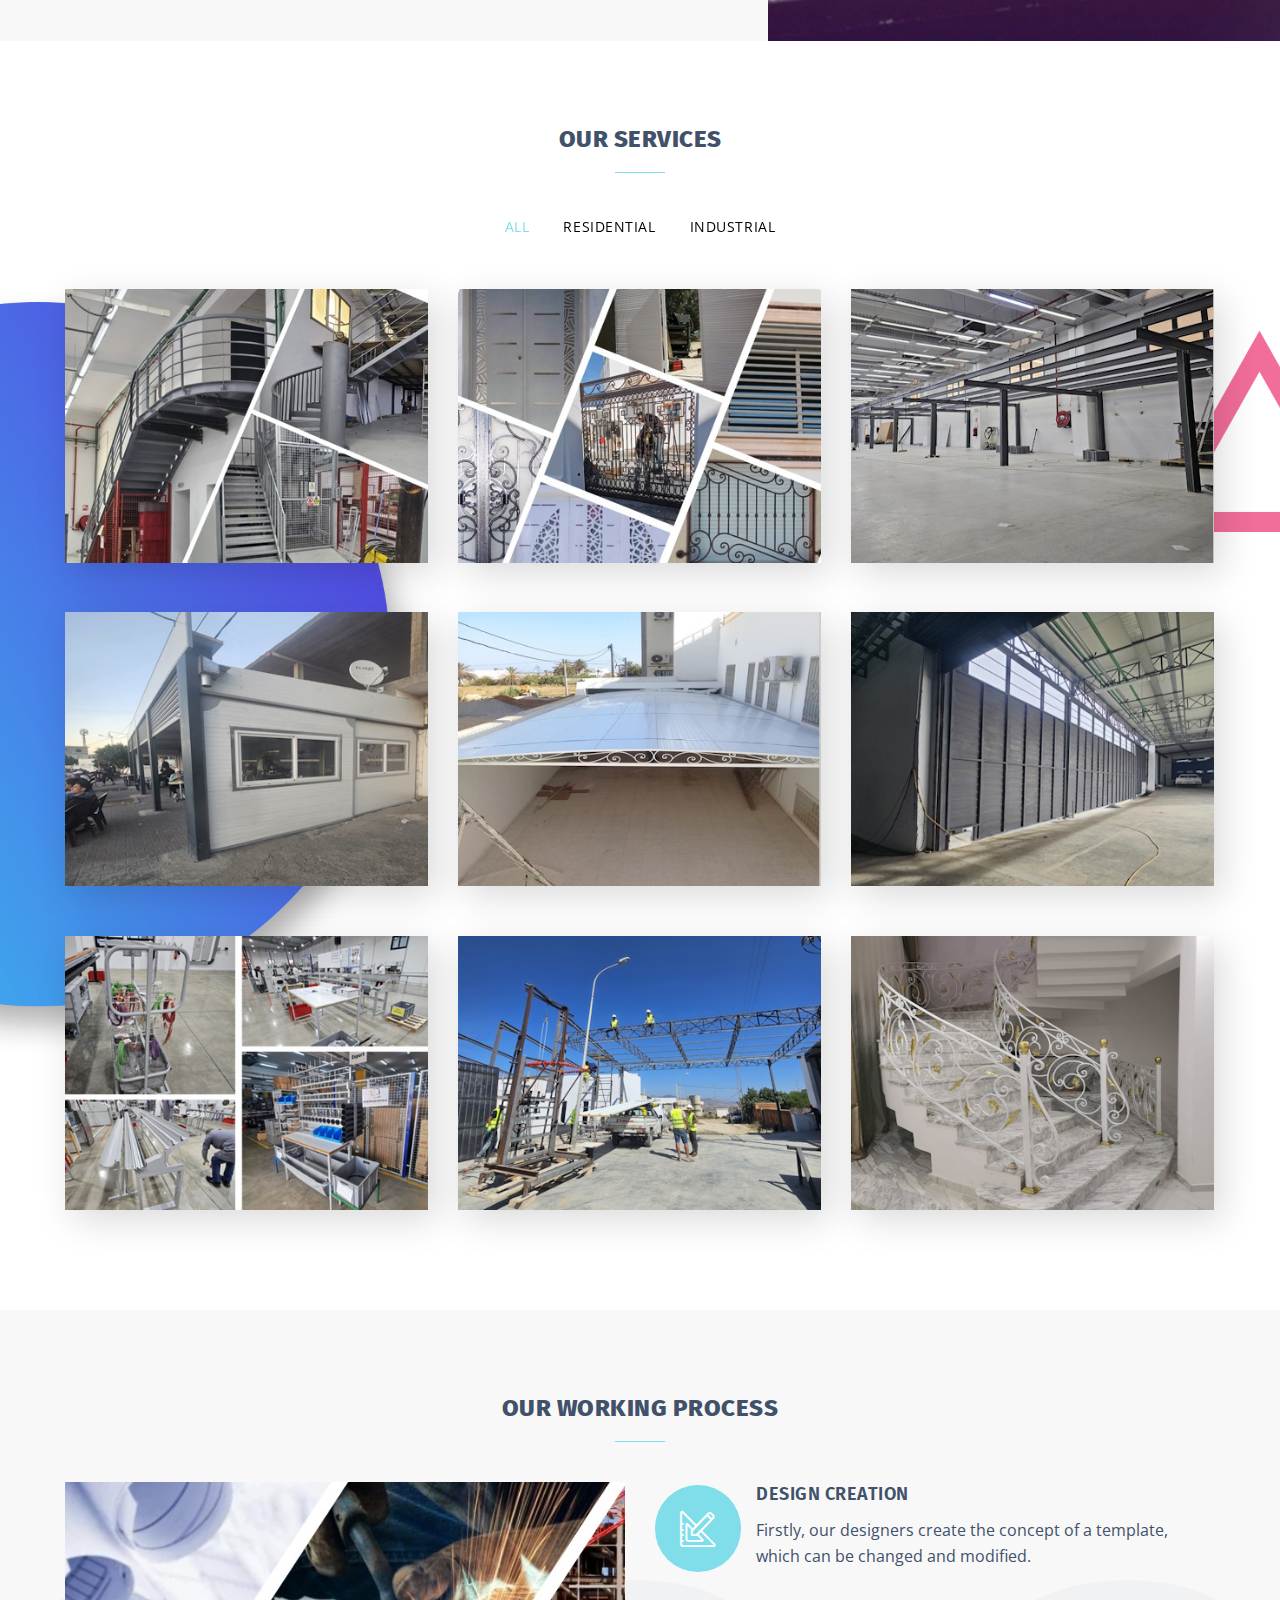
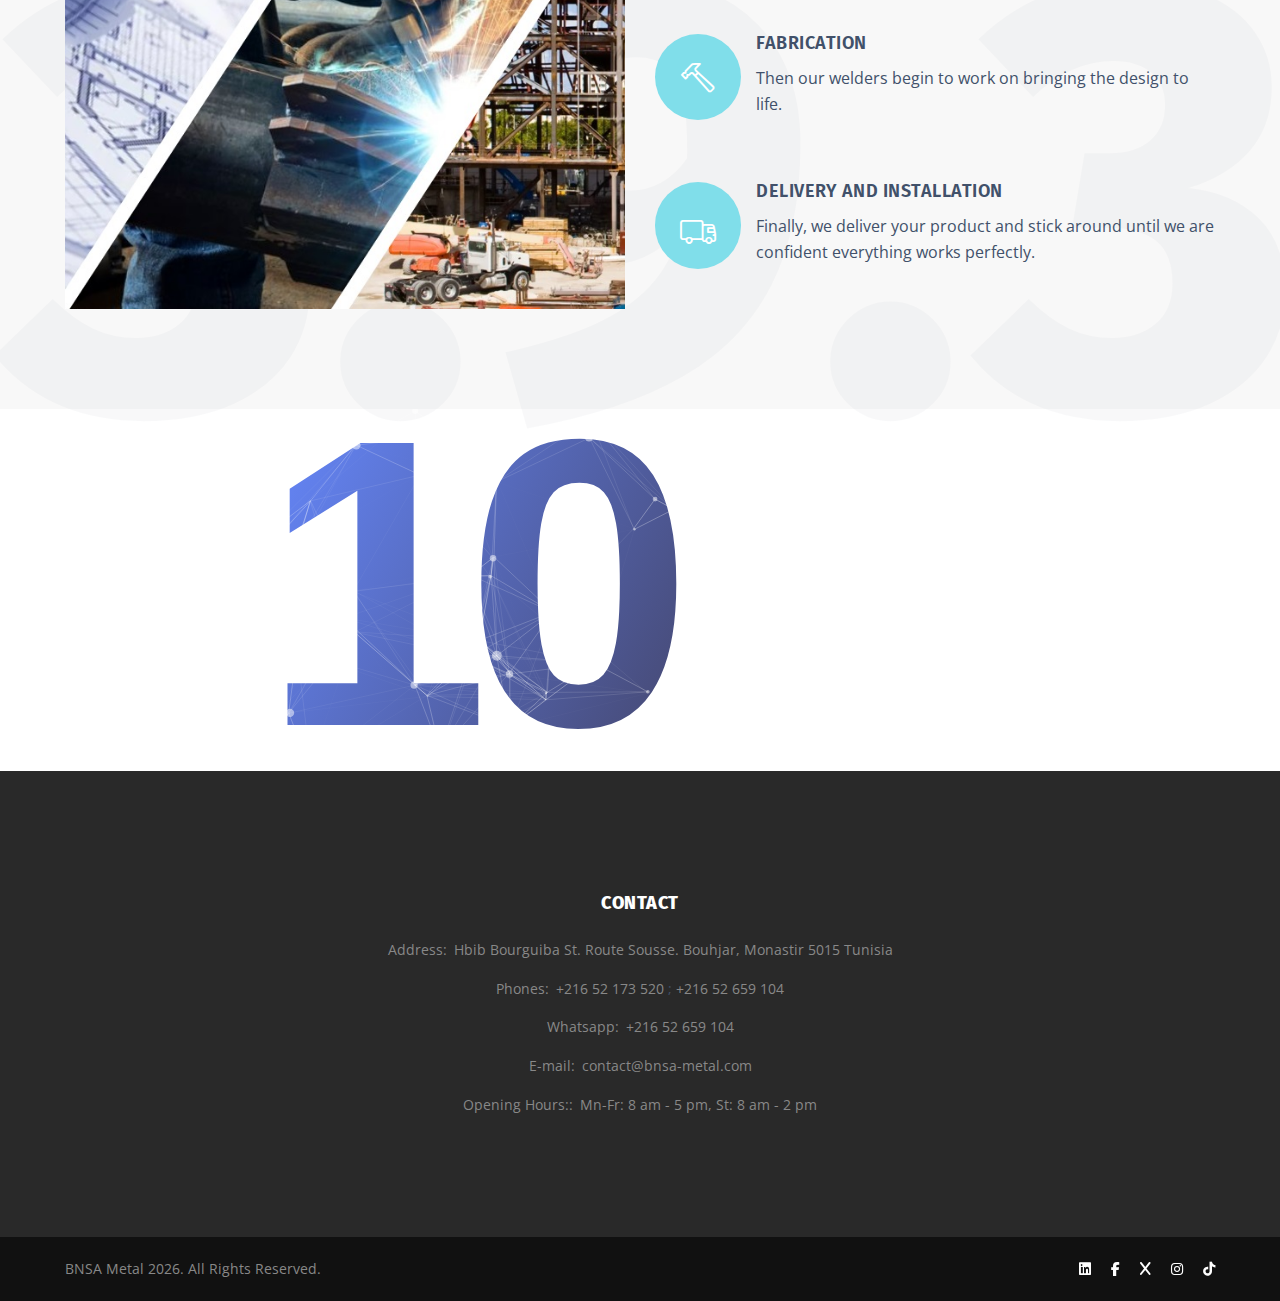
<file: index-fr.html>
<!DOCTYPE html>
<html class="wide wow-animation" lang="en">
  <head>
    <!-- Site Title-->
    <title>BNSA Metal</title>
    <meta name="format-detection" content="telephone=no">
    <meta name="viewport" content="width=device-width, height=device-height, initial-scale=1.0, maximum-scale=1.0, user-scalable=0">
    <meta http-equiv="X-UA-Compatible" content="IE=edge">
    <meta charset="utf-8">
    <link rel="icon" href="images/393icon.ico" type="image/x-icon">
    <!-- Stylesheets-->
    <link rel="stylesheet" type="text/css" href="//fonts.googleapis.com/css?family=Fira+Sans:300,600,800,800i%7COpen+Sans:300,400,400i">
    <link rel="stylesheet" href="css/bootstrap.css">
    <link rel="stylesheet" href="css/style.css">
    <link rel="stylesheet" href="css/fonts.css">
    <link rel="stylesheet" href="css/all.min.css" />
    <style>.ie-panel{display: none;background: #212121;padding: 10px 0;box-shadow: 3px 3px 5px 0 rgba(0,0,0,.3);clear: both;text-align:center;position: relative;z-index: 1;} html.ie-10 .ie-panel, html.lt-ie-10 .ie-panel {display: block;}</style>
  </head>
  <body>
    <div class="ie-panel"><a href="http://windows.microsoft.com/en-US/internet-explorer/"><img src="images/ie8-panel/warning_bar_0000_us.jpg" height="42" width="820" alt="You are using an outdated browser. For a faster, safer browsing experience, upgrade for free today."></a></div>
    <div class="preloader">
      <div class="cssload-container">
        <svg class="filter" version="1.1">
          <defs>
            <filter id="gooeyness">
              <fegaussianblur in="SourceGraphic" stddeviation="10" result="blur"></fegaussianblur>
              <fecolormatrix in="blur" values="1 0 0 0 0  0 1 0 0 0  0 0 1 0 0  0 0 0 20 -10" result="gooeyness"></fecolormatrix>
              <fecomposite in="SourceGraphic" in2="gooeyness" operator="atop"></fecomposite>
            </filter>
          </defs>
        </svg>
        <div class="dots">
          <div class="dot mainDot"></div>
          <div class="dot"></div>
          <div class="dot"></div>
          <div class="dot"></div>
          <div class="dot"></div>
        </div>
        <p>Loading...</p>
      </div>
    </div>
    <!-- Page-->
      <header class="page-header">
        <!-- RD Navbar-->
        <div class="rd-navbar-wrap">
          <nav class="rd-navbar rd-navbar_transparent rd-navbar_boxed" data-layout="rd-navbar-fixed" data-sm-layout="rd-navbar-fixed" data-sm-device-layout="rd-navbar-fixed" data-md-layout="rd-navbar-fixed" data-md-device-layout="rd-navbar-fixed" data-lg-device-layout="rd-navbar-fixed" data-lg-layout="rd-navbar-static" data-xl-device-layout="rd-navbar-static" data-xl-layout="rd-navbar-static" data-xxl-device-layout="rd-navbar-static" data-xxl-layout="rd-navbar-static" data-stick-up-clone="false" data-sm-stick-up="true" data-md-stick-up="true" data-lg-stick-up="true" data-md-stick-up-offset="115px" data-lg-stick-up-offset="35px" data-body-class="rd-navbar-absolute">
            <!-- RD Navbar Top Panel-->
            <div class="rd-navbar-top-panel">
              <div class="rd-navbar-top-panel__main">
                <div class="rd-navbar-top-panel__toggle rd-navbar-fixed__element-1 rd-navbar-static--hidden" data-rd-navbar-toggle=".rd-navbar-top-panel__main"><span></span></div>
                <div class="rd-navbar-top-panel__content">
                  <div class="rd-navbar-top-panel__left">
                    <ul class="rd-navbar-items-list">
                      <li>
                        <div class="unit flex-row align-items-center unit-spacing-xs">
                          <div class="unit__left"><span class="icon icon-sm icon-primary linear-icon-map-marker"></span></div>
                          <div class="unit__body">
                            <p><a href="#">Address: Hbib Bourguiba St. Route Sousse. Bouhjar, Monastir 5015 Tunisia</a></p>
                          </div>
                        </div>
                      </li>
                      <li>
                        <div class="unit flex-row align-items-center unit-spacing-xs">
                          <div class="unit__left"><span class="icon icon-sm icon-primary linear-icon-telephone"></span></div>
                          <div class="unit__body">
                            <ul class="list-semicolon">
                              <li><a href="tel:#">+216 52 173 520</a></li>
                              <li><a href="tel:#">+216 52 659 104</a></li>
                            </ul>
                          </div>
                        </div>
                      </li>
                    </ul>
                  </div>
                  <div class="rd-navbar-top-panel__right">
                    <ul class="list-inline-xxs">
                      <li><a class="icon icon-xxs icon-gray-darker fa fa-linkedin" href="https://www.linkedin.com/company/bnsa-metal"></a></li>
                      <li><a class="icon icon-xxs icon-gray-darker fa fa-facebook" href="https://www.facebook.com/fermohamedbelhajkalifa/"></a></li>
                      <li><a class="icon icon-xxs icon-gray-darker fa fa-x" href="#"></a></li>
                      <li><a class="icon icon-xxs icon-gray-darker fa fa-instagram" href="#"></a></li>
                      <li><a class="icon icon-xxs icon-gray-darker fa fa-tiktok" href="#"></a></li>
                    </ul>
                  </div>
                </div>
              </div>
            </div>
            <div class="rd-navbar-inner rd-navbar-search-wrap">
              <!-- RD Navbar Panel-->
              <div class="rd-navbar-panel rd-navbar-search-lg_collapsable">
                <button class="rd-navbar-toggle" data-rd-navbar-toggle=".rd-navbar-nav-wrap"><span></span></button>
                <!-- RD Navbar Brand-->
                <div class="rd-navbar-brand"><a class="brand-name" href="index.html"><img src="images/logo-344x67.png" alt="" width="172" height="33"/></a></div>
              </div>
              <!-- RD Navbar Nav-->
              <div class="rd-navbar-nav-wrap rd-navbar-search_not-collapsable">
                <div class="rd-navbar-search_collapsable">
                  <ul class="rd-navbar-nav">
                    <li><a href="" id="linkIndex" style="font-weight: bold;">EN</a>
                    </li>
                    <li><a href="index-fr.html" id="linkIndexFR" style="font-weight: bold;">FR</a>
                    </li>
                  </ul>
                </div>
            </div>
          </nav>
        </div>
      </header>
      <!-- Swiper-->
      <svg class="defs">
        <defs>
          <lineargradient id="gradient1" x1="0%" y1="0%" x2="100%" y2="100%">
            <stop offset="50%" stop-color="#AA54ED">
              <animate attributename="stop-color" values="#AA54ED; #5348E2; #AA54ED" dur="5s" repeatcount="indefinite"></animate>
            </stop>
            <stop offset="100%" stop-color="#5348E2">
              <animate attributename="stop-color" values="#5348E2; #AA54ED; #5348E2" dur="5s" repeatcount="indefinite"></animate>
            </stop>
          </lineargradient>
        </defs>
      </svg>
      <div class="swiper-container swiper-slider" data-effect="frame-trapeze" data-loop="true" data-autoplay="5500" data-speed="1200" data-mousewheel="false" data-keyboard="true" data-frame-fill="url(#gradient1)">
        <div class="swiper-wrapper">
          <div class="swiper-slide">
            <div class="swiper-slide-img" style="background-image: url(images/slider-slide-5-1920x1280.jpg);" data-swiper-anime="{ &quot;animation&quot;: &quot;swiperSlideRotate&quot;, &quot;duration&quot;: 2000, &quot;delay&quot;: 600 }"></div>
            <div class="swiper-slide-caption text-center context-dark">
              <h1 data-swiper-anime="{ &quot;animation&quot;: &quot;swiperContentStack&quot;, &quot;duration&quot;: 1000, &quot;delay&quot;: 500 }">Be it structures,</h1>
              <!-- <h3 data-swiper-anime="{ &quot;animation&quot;: &quot;swiperContentStack&quot;, &quot;duration&quot;: 1000, &quot;delay&quot;: 600 }">New HTML Templates Generation</h3> -->
            </div>
          </div>
          <div class="swiper-slide">
            <div class="swiper-slide-img" style="background-image: url(images/slider-slide-6-1920x986.jpg);" data-swiper-anime="{ &quot;animation&quot;: &quot;swiperSlideRotate&quot;, &quot;duration&quot;: 2000, &quot;delay&quot;: 600 }"></div>
            <div class="swiper-slide-caption context-dark">
              <h2 data-swiper-anime="{ &quot;animation&quot;: &quot;swiperContentStack&quot;, &quot;duration&quot;: 1000, &quot;delay&quot;: 500 }">Or complex equipment for your factories.</h2>
            </div>
          </div>
          <div class="swiper-slide">
            <div class="swiper-slide-img" style="background-image: url(images/slider-slide-7-1920x1080.jpg);" data-swiper-anime="{ &quot;animation&quot;: &quot;swiperSlideRotate&quot;, &quot;duration&quot;: 2000, &quot;delay&quot;: 600 }"></div>
            <div class="swiper-slide-caption context-dark">
              <div class="container">
                <div class="row justify-content-center">
                  <div class="col-lg-7">
                    <h2 data-swiper-anime="{ &quot;animation&quot;: &quot;swiperContentStack&quot;, &quot;duration&quot;: 1000, &quot;delay&quot;: 500 }">Be it simple or very complicated...</h2>
                    <h5 class="text-width-2 block-centered" data-swiper-anime="{ &quot;animation&quot;: &quot;swiperContentStack&quot;, &quot;duration&quot;: 1000, &quot;delay&quot;: 600 }">If you can imagine it, we can build it.</h5>
                  </div>
                </div>
              </div>
            </div>
          </div>
        </div>
        <div class="swiper-pagination"></div>
        <div class="swiper-button-prev linear-icon-chevron-left"></div>
        <div class="swiper-button-next linear-icon-chevron-right"></div>
      </div>
      <!-- About us-->
      <section class="bg-gray-lighter object-wrap">
        <div class="bg-decor d-flex align-items-center justify-content-start" data-parallax-scroll="{&quot;y&quot;: 50,  &quot;smoothness&quot;: 30}"><img src="images/bg-decor-4.png" alt=""/>
        </div>
        <div class="section-lg">
          <div class="container">
            <div class="row">
              <div class="col-lg-5">
                <h4 class="heading-decorated">About us</h4>
                <p>Founded in the 1970s as a humble workshop specializing in metalwork, we have grown into one of the country’s leading metal fabrication companies. Over the years, our dedication to quality, precision, and innovation has earned us a reputation as a trusted partner in the industry. Today, we proudly serve clients nationwide, delivering cutting-edge solutions that compete with the best in the field.</p>
                <div class="row justify-content-md-center">
                  <div class="col-md-12">
                    <!-- Linear progress bar-->
                    <div class="progress-linear progress-linear-modern">
                      <div class="progress-header">
                        <p>Dedication</p><span class="progress-value">100</span>
                      </div>
                      <div class="progress-bar-linear-wrap">
                        <div class="progress-bar-linear"></div>
                      </div>
                    </div>
                    <!-- Linear progress bar-->
                    <div class="progress-linear progress-linear-modern">
                      <div class="progress-header">
                        <p>Experience</p><span class="progress-value">78</span>
                      </div>
                      <div class="progress-bar-linear-wrap">
                        <div class="progress-bar-linear"></div>
                      </div>
                    </div>
                    <!-- Linear progress bar-->
                    <div class="progress-linear progress-linear-modern">
                      <div class="progress-header">
                        <p>Creativity</p><span class="progress-value">86</span>
                      </div>
                      <div class="progress-bar-linear-wrap">
                        <div class="progress-bar-linear"></div>
                      </div>
                    </div>
                  </div>
                </div>
              </div>
            </div>
          </div>
        </div>
        <div class="object-wrap__body object-wrap__body-sizing-1 object-wrap__body-md-right bg-image" style="background-image: url(images/bg-image-1.jpg)"></div>
      </section>
      <!-- Our Services-->
      <section class="section-md bg-default text-center">
        <div class="bg-decor d-flex align-items-center" data-parallax-scroll="{&quot;y&quot;: 50,  &quot;smoothness&quot;: 30}"><img src="images/bg-decor-6.png" alt=""/>
        </div>
        <div class="container">
          <h4 class="heading-decorated">Our Services</h4>
          <div class="isotope-wrap row row-70">
            <div class="col-sm-12">
              <ul class="list-nav isotope-filters isotope-filters-horizontal">
                <li><a class="active" data-isotope-filter="*" data-isotope-group="gallery" href="#">All</a></li>
                <li><a data-isotope-filter="Category 1" data-isotope-group="gallery" href="#">Residential</a></li>
                <li><a data-isotope-filter="Category 2" data-isotope-group="gallery" href="#">Industrial</a></li>
              </ul>
              <div class="isotope row" data-isotope-layout="fitRows" data-isotope-group="gallery">
                <div class="col-12 col-md-6 col-lg-4 isotope-item" data-filter="Category 2"><a class="img-thumbnail-variant-3" >
                          <figure><img src="images/portfolio-5-418x315.jpg" alt="" width="418" height="315"/>
                          </figure>
                          <div class="caption">
                            <ul class="list-inline-tag hover-top-element">
                              <li>Workplace Solutions</li>
                            </ul>
                            <p class="heading-5 hover-top-element">A factory's infrastructure</p>
                            <div class="divider"></div>
                            <p class="small hover-bottom-element">Steel staircases, electric lifts etc...</p>
                          </div></a>
                </div>
                <div class="col-12 col-md-6 col-lg-4 isotope-item" data-filter="Category 1"><a class="img-thumbnail-variant-3">
                          <figure><img src="images/portfolio-2-418x315.jpg" alt="" width="418" height="315"/>
                          </figure>
                          <div class="caption">
                            <ul class="list-inline-tag hover-top-element">
                              <li>Architectural Metalwork</li>
                            </ul>
                            <p class="heading-5 hover-top-element">Whatever a house needs</p>
                            <div class="divider"></div>
                            <p class="small hover-bottom-element">Metal doors, Gates, Windows etc...</p>
                          </div></a>
                </div>
                <div class="col-12 col-md-6 col-lg-4 isotope-item" data-filter="Category 2"><a class="img-thumbnail-variant-3">
                          <figure><img src="images/portfolio-9-418x315.jpg" alt="" width="418" height="315"/>
                          </figure>
                          <div class="caption">
                            <ul class="list-inline-tag hover-top-element">
                              <li>Custom structures</li>
                            </ul>
                            <p class="heading-5 hover-top-element">Steel Platforms</p>
                            <div class="divider"></div>
                            <p class="small hover-bottom-element">Why build with bricks what you can build with steel.</p>
                          </div></a>
                </div>
                <div class="col-12 col-md-6 col-lg-4 isotope-item" data-filter="Category 2"><a class="img-thumbnail-variant-3">
                          <figure><img src="images/portfolio-4-418x315.jpg" alt="" width="418" height="315"/>
                          </figure>
                          <div class="caption">
                            <ul class="list-inline-tag hover-top-element">
                              <li>Complete Packages</li>
                            </ul>
                            <p class="heading-5 hover-top-element">A small business space</p>
                            <div class="divider"></div>
                            <p class="small hover-bottom-element">Custom made Business spaces from zero to ready to open.</p>
                          </div></a>
                </div>
                <div class="col-12 col-md-6 col-lg-4 isotope-item" data-filter="Category 1"><a class="img-thumbnail-variant-3">
                          <figure><img src="images/portfolio-1-418x315.jpg" alt="" width="418" height="315"/>
                          </figure>
                            <div class="caption">
                            <ul class="list-inline-tag hover-top-element">
                              <li>Home Necessities</li>
                            </ul>
                            <p class="heading-5 hover-top-element">Roofed Areas</p>
                            <div class="divider"></div>
                            <p class="small hover-bottom-element">Car parking cover, Terrace cover, etc...</p>
                          </div></a>
                </div>
                <div class="col-12 col-md-6 col-lg-4 isotope-item" data-filter="Category 2"><a class="img-thumbnail-variant-3">
                          <figure><img src="images/portfolio-6-418x315.jpg" alt="" width="418" height="315"/>
                          </figure>
                          <div class="caption">
                            <ul class="list-inline-tag hover-top-element">
                              <li>Factory Access</li>
                            </ul>
                            <p class="heading-5 hover-top-element">Delivery/Dispatch Points</p>
                            <div class="divider"></div>
                            <p class="small hover-bottom-element">Rolling doors, Gates, Side doors etc...</p>
                          </div></a>
                </div>
                <div class="col-12 col-md-6 col-lg-4 isotope-item" data-filter="Category 2"><a class="img-thumbnail-variant-3">
                          <figure><img src="images/portfolio-7-418x315.jpg" alt="" width="418" height="315"/>
                          </figure>
                          <div class="caption">
                            <ul class="list-inline-tag hover-top-element">
                              <li>Manufacturing Assets</li>
                            </ul>
                            <p class="heading-5 hover-top-element">Factory equipment</p>
                            <div class="divider"></div>
                            <p class="small hover-bottom-element">Custom tables/desks/stands, Mobile supports, Carts etc... </p>
                          </div></a>
                </div>
                <div class="col-12 col-md-6 col-lg-4 isotope-item" data-filter="Category 2"><a class="img-thumbnail-variant-3">
                          <figure><img src="images/portfolio-8-418x315.jpg" alt="" width="418" height="315"/>
                          </figure>
                          <div class="caption">
                            <ul class="list-inline-tag hover-top-element">
                              <li>Foundation</li>
                            </ul>
                            <p class="heading-5 hover-top-element">Building Structure</p>
                            <div class="divider"></div>
                            <p class="small hover-bottom-element">We can help you build literally from the ground up.</p>
                          </div></a>
                </div>
                <div class="col-12 col-md-6 col-lg-4 isotope-item" data-filter="Category 1"><a class="img-thumbnail-variant-3">
                          <figure><img src="images/portfolio-3-418x315.jpg" alt="" width="418" height="315"/>
                          </figure>
                          <div class="caption">
                            <ul class="list-inline-tag hover-top-element">
                              <li>Indoor Decorations</li>
                            </ul>
                            <p class="heading-5 hover-top-element">The cosmetics every home needs.</p>
                            <div class="divider"></div>
                            <p class="small hover-bottom-element">Stair railings, Hangers etc...</p>
                          </div></a>
                </div>
              </div>
            </div>
          </div>
        </div>
      </section>
      <section class="section-md bg-gray-lighter text-center decor-text" data-content="3.9.3">
        <div class="container">
          <h4 class="heading-decorated">Our working process</h4>
          <div class="row row-30 justify-content-center">
            <div class="col-sm-10 col-lg-6"><img src="images/home-var-2-650x495.jpg" alt="" width="650" height="495"/>
            </div>
            <div class="col-sm-10 col-lg-6">
              <!-- Blurb circle-->
              <article class="blurb blurb-circle">
                <div class="unit flex-row unit-spacing-md">
                  <div class="unit-left">
                    <div class="blurb-circle__icon"><span class="icon linear-icon-pencil-ruler"></span></div>
                  </div>
                  <div class="unit-body">
                    <p class="blurb__title heading-6">Design creation</p>
                    <p>Firstly, our designers create the concept of a template, which can be changed and modified.</p>
                  </div>
                </div>
              </article>
              <!-- Blurb circle-->
              <article class="blurb blurb-circle">
                <div class="unit flex-row unit-spacing-md">
                  <div class="unit-left">
                    <div class="blurb-circle__icon"><span class="icon linear-icon-hammer"></span></div>
                  </div>
                  <div class="unit-body">
                    <p class="blurb__title heading-6">Fabrication</p>
                    <p>Then our welders begin to work on bringing the design to life.</p>
                  </div>
                </div>
              </article>
              <!-- Blurb circle-->
              <article class="blurb blurb-circle">
                <div class="unit flex-row unit-spacing-md">
                  <div class="unit-left">
                    <div class="blurb-circle__icon"><span class="icon linear-icon-truck"></span></div>
                  </div>
                  <div class="unit-body">
                    <p class="blurb__title heading-6">Delivery and installation</p>
                    <p>Finally, we deliver your product and stick around until we are confident everything works perfectly.</p>
                  </div>
                </div>
              </article>
            </div>
          </div>
        </div>
      </section>
      <!--cta-->
      <div class="container">
        <div class="row row-30 row-xl-24 justify-content-center align-items-center align-items-lg-start text-left">
          <div class="col-md-6 col-lg-5 col-xl-4 text-center"><a class="text-img" style='font-family: arial;'>
              <div id="particles-js"></div><span class="counter">10</span></a></div>
          <div class="col-sm-8 col-md-6 col-lg-5 col-xl-4">
            <div class="text-width-extra-small offset-top-lg-24 wow fadeInUp">
              <h3 class="title-decoration-lines-left">Years of Experience</h3>
              <p class="text-gray-500">We might be new as a brand name but we've been around growing and learning for years. Our rich experience and our track record of happy clients speak for us.</p>
            </div>
          </div>
        </div>
      </div>
    </section>

      <!-- Page Footer-->
      <section class="pre-footer-corporate bg-image-7 bg-overlay-darkest">
        <div class="container text-center">
          <div class="row justify-content-sm-center justify-content-lg-start row-30 row-md-60">  
            <div class="col-12">
              <h6>Contact</h6>
              <ul class="list-xs">
                <li>
                  <dl class="list-terms-minimal">
                    <dt>Address</dt>
                    <dd>Hbib Bourguiba St. Route Sousse. Bouhjar, Monastir 5015 Tunisia</dd>
                  </dl>
                </li>
                <li>
                  <dl class="list-terms-minimal">
                    <dt>Phones</dt>
                    <dd>
                      <ul class="list-semicolon">
                        <li><a href="tel:#">+216 52 173 520</a></li>
                        <li><a href="tel:#">+216 52 659 104</a></li>
                      </ul>
                    </dd>
                  </dl>
                </li>
                <li>
                  <dl class="list-terms-minimal">
                    <dt>Whatsapp</dt>
                    <dd>
                      <ul class="list-semicolon">
                        <li><a href="tel:#">+216 52 659 104</a></li>
                      </ul>
                    </dd>
                  </dl>
                </li>
                <li>
                  <dl class="list-terms-minimal">
                    <dt>E-mail</dt>
                    <dd><a href="mailto:#">contact@bnsa-metal.com</a></dd>
                  </dl>
                </li>
                <li>
                  <dl class="list-terms-minimal">
                    <dt>Opening Hours:</dt>
                    <dd>Mn-Fr: 8 am - 5 pm, St: 8 am - 2 pm</dd>
                  </dl>
                </li>
              </ul>
            </div>
          </div>
        </div>
      </section>

      <footer class="footer-corporate bg-gray-darkest">
        <div class="container">
          <div class="footer-corporate__inner">
            <p class="rights"><span>BNSA Metal</span><span>&nbsp;</span><span class="copyright-year"></span>. All Rights Reserved.</p>
            <ul class="list-inline-xxs">
              <li><a class="icon icon-xxs icon-primary fa fa-linkedin" href="https://www.linkedin.com/company/bnsa-metal"></a></li>
              <li><a class="icon icon-xxs icon-primary fa fa-facebook" href="https://www.facebook.com/fermohamedbelhajkalifa/"></a></li>
              <li><a class="icon icon-xxs icon-primary fa fa-x" href="#"></a></li>
              <li><a class="icon icon-xxs icon-primary fa fa-instagram" href="#"></a></li>
              <li><a class="icon icon-xxs icon-primary fab fa-tiktok" href="#"></a></li>
            </ul>
          </div>
        </div>
      </footer>
    </div>
    <!-- Global Mailform Output-->
    <div class="snackbars" id="form-output-global"></div>
    <!-- Javascript-->
    <script src="js/core.min.js"></script>
    <script src="js/script.js"></script>
    <script>
      window.onload = function() {
          var currentPage = window.location.pathname; // Get the current page's URL
          
          // Reference to the links
          var linkIndex = document.getElementById('linkIndex');
          var linkIndexFR = document.getElementById('linkIndexFR');
          
          // Check and disable the link if it's the current page
          if (currentPage === '/index.html' || currentPage === '/index-fr.html' || currentPage === '/') {
              if (currentPage === '/index.html' || currentPage === '/') {
                  linkIndex.style.pointerEvents = 'none';
              }
              if (currentPage === '/index-fr.html') {
                  linkIndexFR.style.pointerEvents = 'none';
              }
          }
      };
    </script>
  </body>
</html>
</file>
<file: css/style.css>
@charset "UTF-8";/*
*
* Trunk version 2.0.0
*
*/a:focus,button:focus {	outline: none !important;}button::-moz-focus-inner {	border: 0;}*:focus {	outline: none;}blockquote {	padding: 0;	margin: 0;}input,button,select,textarea {	outline: none;}label {	margin-bottom: 0;}p {	margin: 0;}i {	font-style: normal;}ul,ol {	list-style: none;	padding: 0;	margin: 0;}ul li,ol li {	display: block;}dl {	margin: 0;}dt,dd {	line-height: inherit;}dt {	font-weight: inherit;}dd {	margin-bottom: 0;}cite {	font-style: normal;}form {	margin-bottom: 0;}blockquote {	padding-left: 0;	border-left: 0;}address {	margin-top: 0;	margin-bottom: 0;}figure {	margin-bottom: 0;}html p a:hover {	text-decoration: none;}body {	-webkit-text-size-adjust: none;	-webkit-font-smoothing: subpixel-antialiased;	font-size: 14px;	font-family: "Open Sans", -apple-system, BlinkMacSystemFont, "Segoe UI", Roboto, "Helvetica Neue", Arial, sans-serif;	line-height: 1.625;	font-weight: 400;	color: #41516A;}@media (min-width: 992px) {	body {		font-size: 16px;	}}a {	display: inline-block;	text-decoration: none;}a, a:active, a:focus {	color: #80deea;}a:hover, a:focus {	color: #000;	text-decoration: none;}a[href*='callto'], a[href*='mailto'] {	white-space: nowrap;}img {	display: inline-block;	max-width: 100%;	height: auto;}hr {	margin-top: 0;	margin-bottom: 0;	border-top: 1px solid #e0e0e2;}h1, h2, h3, h4, h5, h6, .heading-1, .heading-2, .heading-3, .heading-4, .heading-5, .heading-6 {	margin-top: 0;	margin-bottom: 0;	font-family: "Fira Sans", -apple-system, BlinkMacSystemFont, "Segoe UI", Roboto, "Helvetica Neue", Arial, sans-serif;	font-weight: 800;	color: #41516A;	text-transform: uppercase;	letter-spacing: .5px;}h1 a, h2 a, h3 a, h4 a, h5 a, h6 a, .heading-1 a, .heading-2 a, .heading-3 a, .heading-4 a, .heading-5 a, .heading-6 a {	display: inline;	font: inherit;	letter-spacing: inherit;}h1 a, h1 a:active, h1 a:focus, h2 a, h2 a:active, h2 a:focus, h3 a, h3 a:active, h3 a:focus, h4 a, h4 a:active, h4 a:focus, h5 a, h5 a:active, h5 a:focus, h6 a, h6 a:active, h6 a:focus, .heading-1 a, .heading-1 a:active, .heading-1 a:focus, .heading-2 a, .heading-2 a:active, .heading-2 a:focus, .heading-3 a, .heading-3 a:active, .heading-3 a:focus, .heading-4 a, .heading-4 a:active, .heading-4 a:focus, .heading-5 a, .heading-5 a:active, .heading-5 a:focus, .heading-6 a, .heading-6 a:active, .heading-6 a:focus {	color: inherit;}h1 a:hover, h2 a:hover, h3 a:hover, h4 a:hover, h5 a:hover, h6 a:hover, .heading-1 a:hover, .heading-2 a:hover, .heading-3 a:hover, .heading-4 a:hover, .heading-5 a:hover, .heading-6 a:hover {	color: #80deea;}h1 > *, h2 > *, h3 > *, h4 > *, h5 > *, h6 > *, .heading-1 > *, .heading-2 > *, .heading-3 > *, .heading-4 > *, .heading-5 > *, .heading-6 > * {	display: inline-block;}.text-transform-none {	text-transform: none;}h1,.heading-1 {	font-size: 40px;	line-height: 1.2;}@media (min-width: 768px) {	h1,	.heading-1 {		font-size: 56px;		line-height: 0.7;	}}@media (min-width: 1200px) {	h1,	.heading-1 {		font-size: 74px;	}}@media (min-width: 1400px) {	h1,	.heading-1 {		font-size: 100px;	}}h2,.heading-2 {	font-size: 26px;	line-height: 1.3;}@media (min-width: 768px) {	h2,	.heading-2 {		font-size: 32px;		line-height: 1.16667;	}}@media (min-width: 992px) {	h2,	.heading-2 {		font-size: 44px;	}}@media (min-width: 1200px) {	h2,	.heading-2 {		font-size: 60px;	}}h3,.heading-3 {	font-size: 22px;	line-height: 1.45;}@media (min-width: 768px) {	h3,	.heading-3 {		font-size: 28px;	}}@media (min-width: 1200px) {	h3,	.heading-3 {		font-size: 46px;		line-height: 1.17391;	}}h4,.heading-4 {	font-size: 18px;	line-height: 1.5;	color: #41516A;}@media (min-width: 768px) {	h4,	.heading-4 {		font-size: 24px;		line-height: 1.5;	}}@media (min-width: 1400px) {	h4,	.heading-4 {		font-size: 40px;		line-height: 1.2;	}}h5,.heading-5 {	font-size: 16px;	font-weight: 600;	line-height: 1.45;	color: #41516A;}@media (min-width: 768px) {	h5,	.heading-5 {		font-size: 20px;		line-height: 1.5;	}}h6,.heading-6 {	font-size: 14px;	line-height: 1.6;	color: #41516A;}@media (min-width: 768px) {	h6,	.heading-6 {		font-size: 16px;		line-height: 1.5;	}}@media (min-width: 992px) {	h6,	.heading-6 {		font-size: 18px;		line-height: 1.44444;	}}.heading-decorated::after {	content: '';	position: relative;	display: block;	height: 1px;	width: 35px;	margin-top: 15px;	background: #80deea;	will-change: transform, opacity;}.heading-decorated_center::after,.parallax-header .heading-decorated::after,.text-center .heading-decorated::after {	margin-left: auto;	margin-right: auto;}@media (min-width: 768px) {	.heading-decorated::after {		width: 50px;	}	h1.heading-decorated::before,	.heading-1.heading-decorated::before {		width: 115px;	}}@media (min-width: 768px) {	.text-sm-2 {		-webkit-column-count: 2;		-moz-column-count: 2;		column-count: 2;		-webkit-column-gap: 30px;		-moz-column-gap: 30px;		column-gap: 30px;	}}@media (min-width: 1400px) {	.text-sm-2 {		-webkit-column-gap: 50px;		-moz-column-gap: 50px;		column-gap: 50px;	}}.big {	font-size: 18px;}small,.small {	display: block;	font-size: 14px;	line-height: 1.71429;}@media (min-width: 1200px) {	small,	.small {		font-size: 16px;		line-height: 1.625;	}}code,.code {	padding: 1px 5px;	border-radius: 0;	font-family: "Open Sans", -apple-system, BlinkMacSystemFont, "Segoe UI", Roboto, "Helvetica Neue", Arial, sans-serif;	color: #fff;	background: #000;}/*
*
* Colors
* ==================================================
*/.page .text-primary {	color: #80deea;}.page .text-dark {	color: #41516A;}/*
*
* Main layout
* ==================================================
*/.page {	position: relative;	overflow: hidden;	min-height: 100vh !important;}::selection {	background: #80deea;	color: #fff;}::-moz-selection {	background: #80deea;	color: #fff;}.page-header {	position: relative;	z-index: 1000;	padding: 0;	margin: 0;	border-bottom: none;	background: #1F2845;}.cat-img-group {	position: relative;	overflow: hidden;	padding-bottom: 100%;}.cat-img-group > div {	position: absolute;	bottom: 0;	max-width: 80%;}.cat-img-group > div:first-of-type {	z-index: 1;	right: 0;}.cat-img-group > div:last-of-type {	left: 0;}.cat-img-group img {	width: auto;}[data-custom-toggle] {	cursor: pointer;}.image-wrapper {	position: relative;	padding-top: 80px;}@media (min-width: 1200px) {	.image-wrapper .image__item {		margin-bottom: -55px;		max-width: none;	}}.image-wrapper-2 {	position: relative;}@media (min-width: 1200px) {	.image-wrapper-2 .image__item {		position: absolute;		top: 50%;		left: 50%;		transform: translate(-50%, -45%);	}}@media (min-width: 1600px) {	.image-wrapper-2 .image__item {		max-width: 520px;	}}.image-wrapper-3 {	position: relative;}@media (min-width: 1200px) {	.image-wrapper-3 {		padding-top: 80px;	}}@media (min-width: 1470px) {	.image-wrapper-3 .image__item {		margin-bottom: -88px;		max-width: none;	}}[data-custom-toggle-goal].active {	display: inherit !important;}.label {	padding: .4em .7em .6em;	border-radius: .5em;	font-weight: 700;	background-color: #80deea;	color: #fff;	font-size: 10px;	line-height: 1.3;}@media (min-width: 992px) {	.label {		letter-spacing: 0.04em;		font-size: 14px;	}}h2 .label {	margin-left: 10px;	vertical-align: top;}.page .section-cta .button-primary {	color: #000;	background-color: #fff;	border-color: #fff;}.page .section-cta .button-primary:hover, .page .section-cta .button-primary:focus, .page .section-cta .button-primary:active, .page .section-cta .button-primary:hover {	color: #fff;	background-color: #000;	border-color: #000;}.section-cta h4 + p {	margin-top: 10px;}.section-cta h4 {	text-transform: none;}@media (min-width: 768px) {	.section-cta h4 .heading-5 {		font-size: 26px;	}}.icon {	display: inline-block;	line-height: 1;	text-align: center;}.icon:before {	display: inline-block;	font-weight: 400;	font-style: normal;	speak: none;	text-transform: none;	-webkit-font-smoothing: antialiased;	-moz-osx-font-smoothing: grayscale;}.page .icon-default {	color: #41516A;}.page .icon-gray {	color: #888;}.page .icon-primary {	color: #80deea;}.page .icon-primary.icon-circle {	background-color: #80deea;	color: #fff;}.page .icon-gray-4 {	color: #c7c7c7;}.page a.icon-default:hover {	color: #AA54ED;}.page a.icon-primary {	color: #80deea;}.page a.icon-primary:hover {	color: #000;}.page a.icon-gray-darker {	color: #1F2845;}.page a.icon-gray-darker:hover {	color: #80deea;}.page .icon-xxs {	font-size: 15px;}.page .icon-sm {	font-size: 20px;	line-height: 20px;}.page .icon-md {	font-size: 30px;	line-height: 30px;}.page .icon-lg {	font-size: 44px;}.page .icon-xxl {	font-size: 48px;}@media (min-width: 992px) {	.page .icon-xxl {		font-size: 80px;	}}.icon-circle {	border-radius: 100%;}.icon.icon-circle {	width: 2.2em;	height: 2.2em;	line-height: 2.3em;}.icon.icon-round {	border-radius: 4px;	width: 2.2em;	height: 2.2em;	line-height: 2.2em;}.icon-list-wrap > *, .icon-list-wrap:before {	vertical-align: middle;	margin-right: 6px;}.linear-icon-map-marker:before {	position: relative;	left: -3px;}@media (max-width: 767.98px) {	.link-image {		max-width: 370px;		margin-left: auto;		margin-right: auto;	}}.link-image img {	height: auto;	width: 100%;}.link-icon {	display: inline-block;	color: #80deea;}.link-icon:hover {	color: #000;}.link-primary {	color: #80deea;}.link-primary:hover {	color: #000;}@media (min-width: 992px) {	.desktop .link-image {		box-shadow: 0 0 0 0 rgba(0, 0, 0, 0);		transition: .44s all ease;	}	.desktop .link-image:hover {		box-shadow: 0 5px 23px 0 rgba(0, 0, 0, 0.25);	}}.link-gray-4, .link-gray-4:active, .link-gray-4:focus {	color: #c7c7c7;}.link-gray-4:hover {	color: #000;}.link-transparent {	padding: 1px 20px;	opacity: .3;	transition: .33s;	text-align: center;}.link-transparent:hover {	opacity: 1;}.button {	display: inline-block;	width: auto;	max-width: 100%;	border: 1px solid;	border-radius: 0;	padding: 12px 25px;	font-size: 14px;	line-height: 17px;	font-family: "Open Sans", -apple-system, BlinkMacSystemFont, "Segoe UI", Roboto, "Helvetica Neue", Arial, sans-serif;	font-weight: 400;	letter-spacing: 0;	transition: .33s all ease;	white-space: normal;	text-transform: uppercase;	cursor: pointer;	text-align: center;}span.button {	cursor: default;}.button-primary {	color: #fff;	background-color: #80deea;	border-color: #80deea;}.button-primary:hover, .button-primary:focus, .button-primary:active, .button-primary:hover {	color: #fff;	background-color: #000;	border-color: #000;}.page .button-default {	color: #1F2845;	background-color: transparent;	border-color: #888;}.page .button-default:hover, .page .button-default:focus, .page .button-default:active, .page .button-default:hover {	color: #fff;	background-color: #1F2845;	border-color: #1F2845;}.page .button-black {	color: #fff;	background-color: #000;	border-color: #000;}.page .button-black:hover, .page .button-black:focus, .page .button-black:active, .page .button-black:hover {	color: #fff;	background-color: #80deea;	border-color: #80deea;}.page .button-gray-dark {	color: #fff;	background-color: #41516A;	border-color: #41516A;}.page .button-gray-dark:hover, .page .button-gray-dark:focus, .page .button-gray-dark:active, .page .button-gray-dark:hover {	color: #fff;	background-color: #80deea;	border-color: #80deea;}.page .button-primary {	color: #fff;	background-color: #80deea;	border-color: #80deea;}.page .button-primary:hover, .page .button-primary:focus, .page .button-primary:active, .page .button-primary:hover {	color: #fff;	background-color: #000;	border-color: #000;}.page .button-gray-light-outline {	color: #000;	background-color: transparent;	border-color: #e0e0e2;}.page .button-gray-light-outline:hover, .page .button-gray-light-outline:focus, .page .button-gray-light-outline:active, .page .button-gray-light-outline:hover {	color: #fff;	background-color: #80deea;	border-color: #80deea;}.page span.button-gray-light-outline {	color: #000;	background-color: transparent;	border-color: #e0e0e2;}.page span.button-gray-light-outline:hover, .page span.button-gray-light-outline:focus, .page span.button-gray-light-outline:active, .page span.button-gray-light-outline:hover {	color: #000;	background-color: transparent;	border-color: #e0e0e2;}.button-xs {	padding: 5px 25px;	font-size: 12px;	line-height: 22px;}.button-sm {	padding: 6px 25px;	font-size: 13px;	line-height: 24px;}.button-lg {	padding: 18px 45px;	font-size: 16px;	line-height: 24px;}@media (min-width: 1200px) {	.button-lg {		padding-left: 60px;		padding-right: 60px;	}}.button-xl {	padding: 20px 50px;	font-size: 18px;	line-height: 28px;}@media (min-width: 1200px) {	.button-xl {		padding-left: 75px;		padding-right: 75px;	}}.button-circle {	border-radius: 35px;}.button-square {	border-radius: 0;}.button-round-2 {	border-radius: 8px;}.button-link {	border: 0;	padding: 0;	font-family: "Fira Sans", -apple-system, BlinkMacSystemFont, "Segoe UI", Roboto, "Helvetica Neue", Arial, sans-serif;	font-size: 14px;	line-height: 1.4;	letter-spacing: .06em;	text-decoration: underline;}.button-link, .button-link:active, .button-link:focus {	color: #80deea;}.button-link:hover {	color: #000;}.button-link:hover {	text-decoration: none;}.button-shadow {	box-shadow: 8px 10px 20px rgba(0, 0, 0, 0.3);}.page .button.button-icon .icon {	position: relative;	top: -3px;	display: inline-block;	vertical-align: middle;	color: inherit;	font-size: 1.85em;	line-height: 0;}.page .button.button-icon-left .icon {	padding-right: 11px;}.page .button.button-icon-right .icon {	float: right;	padding-left: 11px;}.button-block {	display: block;	width: 100%;}.btn-primary:active:hover {	background-color: #80deea;	border-color: #80deea;}.box-counter {	text-align: center;	color: #000;}.box-counter__icon {	font-size: 44px;	line-height: 1;	color: #80deea;}.box-counter__title {	font-family: "Fira Sans", -apple-system, BlinkMacSystemFont, "Segoe UI", Roboto, "Helvetica Neue", Arial, sans-serif;	font-size: 14px;	font-weight: 400;	line-height: 1.3;	letter-spacing: .06em;	text-transform: uppercase;	color: #41516A;}.box-counter__wrap > * {	font-family: "Fira Sans", -apple-system, BlinkMacSystemFont, "Segoe UI", Roboto, "Helvetica Neue", Arial, sans-serif;	display: inline;	font-size: 40px;	font-weight: 700;	line-height: 1.2;}* + .box-counter__title {	margin-top: 10px;}* + .box-counter__wrap {	margin-top: 15px;}@media (min-width: 1200px) {	.box-counter__title {		font-size: 16px;	}}.box-icon-image {	transition: 280ms ease-out;}.box-icon-image:hover {	transform: translateY(-3px);	filter: drop-shadow(-8px 8px 2px rgba(0, 0, 0, 0.2));}.blurb img {	width: auto;}.blurb__title {	font-size: 18px;	font-weight: 600;	text-transform: uppercase;	line-height: 1.34167;	color: #000;}.blurb__title a, .blurb__title a:active, .blurb__title a:focus {	color: inherit;}.blurb__title a:hover {	color: #80deea;}* + .blurb__title {	margin-top: 16px;}@media (min-width: 1200px) {	* + .blurb__title {		margin-top: 20px;	}}.blurb-circle {	text-align: left;}.blurb-circle .unit .blurb-circle__icon {	position: relative;	top: 3px;}.blurb-circle__icon .icon {	width: 2.4em;	height: 2.4em;	border-radius: 50%;	text-align: center;	color: #fff;	background: #80deea;	font-size: 30px;	line-height: 2.45em;}.blurb-circle__icon .icon::before {	line-height: inherit;}.blurb-circle__icon + * {	margin-top: 20px;}.blurb-circle + .blurb-circle {	margin-top: 40px;}@media (min-width: 576px) {	.blurb-circle {		text-align: left;	}}@media (min-width: 992px) {	.desktop .blurb-circle .blurb-circle__icon .icon {		position: relative;		z-index: 1;		overflow: hidden;	}	.desktop .blurb-circle .blurb-circle__icon .icon::after {		content: '';		display: inline-block;		position: absolute;		left: -1px;		right: -1px;		top: -1px;		bottom: -1px;		transition: .3s;		z-index: -1;		transform: translateX(-100%);		border-radius: 50%;		background: #1F2845;	}	.desktop .blurb-circle:hover .blurb-circle__icon .icon::after {		transform: translateX(0);	}}@media (min-width: 1200px) {	.blurb-circle__icon .icon {		font-size: 36px;	}	.blurb-circle + .blurb-circle {		margin-top: 55px;	}}.blurb-circle.blurb-circle_centered {	max-width: 360px;	margin-left: auto;	margin-right: auto;	text-align: center;}@media (max-width: 767.98px) {	.blurb-circle {		max-width: 360px;		margin-left: auto;		margin-right: auto;	}}.blurb-minimal {	text-align: left;	padding-top: 20px;	padding-left: 20px;	padding-right: 10px;}.blurb-minimal .unit .blurb-minimal__icon .icon {	font-size: 32px;}.blurb-minimal, .blurb-minimal .unit-body > p:last-of-type, .blurb-minimal .icon {	transition: .33s all ease;}.blurb-minimal__icon .icon {	font-size: 30px;	color: #80deea;}.blurb-minimal.blurb-minimal_black, .blurb-minimal.blurb-minimal_black .blurb-minimal__icon .icon {	color: #000;}@media (min-width: 1200px) {	.blurb-minimal__icon .icon {		font-size: 36px;	}}@media (min-width: 1400px) {	.blurb-minimal__icon .icon {		font-size: 44px;	}}.blurb-mini {	text-align: center;}.blurb-mini .img-wrap {	display: inline-flex;	width: 100px;	height: 100px;	justify-content: center;	align-items: center;	border-radius: 50%;	box-shadow: 5px 5px 20px rgba(0, 0, 0, 0.15);}.blurb-mini .caption {	margin-top: 20px;}html .wrapper {	display: none;	margin: 0;}@media (min-width: 1200px) {	html .wrapper {		display: block;	}}.review-wrap {	display: inline-block;}.review-wrap img {	max-width: 100%;}/*
*
* Form styles
* --------------------------------------------------
*/.rd-mailform {	position: relative;	text-align: left;}.rd-mailform * + .button {	margin-top: 25px;}input:-webkit-autofill ~ label,input:-webkit-autofill ~ .form-validation {	color: #000 !important;}.form-label,.form-label-outside {	margin-bottom: 0;	font-size: 13px;	font-weight: 400;	line-height: 22px;}.form-input {	display: block;	width: 100%;	min-height: 45px;	padding: 11px 19px;	font-size: 13px;	font-weight: 400;	line-height: 22px;	color: #888;	background-color: #f8f8f8;	background-image: none;	border: 1px solid #f8f8f8;	border-radius: 0;	-webkit-appearance: none;	transition: .3s ease-in-out;	border: 1px solid #f8f8f8;}.form-input:focus {	outline: 0;	background: #fff;	border-color: #ececee;}.bg-gray-lighter .form-input {	border-color: #c7c7c7;}textarea.form-input {	height: 216px;	min-height: 45px;	max-height: 367px;	resize: vertical;}.form-wrap {	position: relative;}.form-wrap_icon {	position: relative;}.form-wrap_icon .form-input {	padding-left: 60px;}.form-wrap_icon .form-label {	left: 60px;}.form-wrap_icon::before {	position: absolute;	top: 24.5px;	left: 22px;	transform: translateY(-61%);	margin-right: 7px;	font-size: 24px;	line-height: 24px;	color: #c7c7c7;}.form-wrap_icon__label-outside:before {	top: auto;	bottom: 22.5px;	transform: translateY(45%);}* + .form-wrap {	margin-top: 20px;}.form-wrap + .form-wrap {	margin-top: 20px;}.form-label {	position: absolute;	top: 22.5px;	left: 19px;	pointer-events: none;	z-index: 9;	transition: .25s;	will-change: transform;	transform: translateY(-50%);}.form-label.focus {	opacity: 0;}.form-label.auto-fill {	color: #888;}.form-label-outside {	color: #000;	font-style: normal;}@media (min-width: 768px) {	.form-label-outside {		position: static;	}	.form-label-outside, .form-label-outside.focus, .form-label-outside.auto-fill {		transform: none;	}}.form-label-outside ~ .form-input {	font-style: italic;}.form-label-outside ~ .form-validation {	top: 31px;}.form-validation {	position: absolute;	right: 4px;	top: 1px;	z-index: 11;	margin-top: 2px;	font-size: 10px;	line-height: 12px;	font-style: italic;	letter-spacing: 0;	color: #d9534f;	transition: .3s;}.form-validation-left .form-validation {	right: auto;	top: 100%;	left: 0;}#form-output-global {	position: fixed;	bottom: 30px;	left: 15px;	visibility: hidden;	transform: translateX(-500px);	transition: .3s all ease;	z-index: 9999999;}#form-output-global.active {	transform: translateX(0);	visibility: visible;}@media (min-width: 576px) {	#form-output-global {		left: 30px;	}}.form-output {	position: absolute;	top: 100%;	left: 0;	font-size: 14px;	line-height: 1.5;	margin-top: 2px;	transition: .3s;	opacity: 0;	visibility: hidden;}.form-output.active {	opacity: 1;	visibility: visible;}.form-output.error {	color: #d9534f;}.form-output.success {	color: #5cb85c;}.radio .radio-custom,.radio-inline .radio-custom,.checkbox .checkbox-custom,.checkbox-inline .checkbox-custom {	opacity: 0;	cursor: pointer;}.radio .radio-custom[type='checkbox'], .radio .radio-custom-dummy,.radio-inline .radio-custom[type='checkbox'],.radio-inline .radio-custom-dummy,.checkbox .checkbox-custom[type='checkbox'],.checkbox .checkbox-custom-dummy,.checkbox-inline .checkbox-custom[type='checkbox'],.checkbox-inline .checkbox-custom-dummy {	position: absolute;	width: 25px;	height: 25px;	margin-left: -32px;	margin-top: 0;	outline: none;}.radio .radio-custom-dummy,.radio-inline .radio-custom-dummy,.checkbox .checkbox-custom-dummy,.checkbox-inline .checkbox-custom-dummy {	pointer-events: none;	background: #f8f8f8;	transition: 250ms;}.radio .radio-custom-dummy:after,.radio-inline .radio-custom-dummy:after,.checkbox .checkbox-custom-dummy:after,.checkbox-inline .checkbox-custom-dummy:after {	position: absolute;	opacity: 0;}.radio .radio-custom:focus,.radio-inline .radio-custom:focus,.checkbox .checkbox-custom:focus,.checkbox-inline .checkbox-custom:focus {	outline: none;}.radio-custom:checked + .radio-custom-dummy:after,.checkbox-custom:checked + .checkbox-custom-dummy:after {	opacity: 1;}.checkbox-custom:checked ~ .checkbox-custom-dummy {	background: #80deea;}.radio,.radio-inline {	font-size: 13px;	line-height: 22px;	font-weight: 400;	font-style: italic;	color: #888;	padding-left: 18px;	cursor: pointer;}.radio .radio-custom-dummy,.radio-inline .radio-custom-dummy {	border-radius: 50%;}.radio .radio-custom-dummy:after,.radio-inline .radio-custom-dummy:after {	content: '';	top: 6px;	right: 6px;	bottom: 6px;	left: 6px;	background: #1F2845;	border-radius: 50%;}.checkbox,.checkbox-inline {	font-size: 13px;	line-height: 26px;	font-weight: 400;	font-style: italic;	color: #888;	padding-left: 32px;	cursor: pointer;}.checkbox .checkbox-custom-dummy,.checkbox-inline .checkbox-custom-dummy {	pointer-events: none;	border-radius: 3px;	margin-left: 0;	left: 0;}.checkbox .checkbox-custom-dummy:after,.checkbox-inline .checkbox-custom-dummy:after {	content: '\e934';	font-family: "Linearicons";	font-size: 15px;	line-height: 10px;	position: absolute;	top: 7px;	left: 4px;	color: #fff;}.rd-mailform_style-1 * + .button {	margin-top: 30px;}@media (min-width: 768px) {	.rd-mailform_style-1 * + .button {		margin-top: 40px;	}}.rd-mailform_style-2 {	max-width: 418px;}.rd-mailform_style-2 + .list-small {	margin-top: 25px;}.rd-mailform_style-2 .form-wrap.group-xl {	margin-top: 20px;}@media (min-width: 1200px) {	.rd-mailform_style-2 .form-wrap.group-xl {		margin-top: 40px;	}}@media (min-width: 768px) {	.rd-mailform-inline-flex {		display: flex;		justify-content: space-between;		align-items: flex-end;	}	.rd-mailform-inline-flex > .form-wrap + .form-wrap,	.rd-mailform-inline-flex > .form-wrap + .button {		margin-left: 10px;		margin-top: 0;	}	.rd-mailform-inline-flex > .form-wrap {		flex-grow: 1;	}}.rd-mailform-inline-flex.rd-mailform .button, .rd-mailform-inline-flex.rd-search .button {	width: auto;	min-height: 45px;	padding-left: 15px;	padding-right: 15px;}@media (max-width: 767.98px) {	.rd-mailform_responsive .form-input {		padding-top: 14px;		padding-bottom: 14px;		min-height: 50px;	}	.rd-mailform_responsive .form-label {		top: 25px;	}	.rd-mailform_responsive .form-wrap_icon::before {		top: 26px;	}}.register-form * + .group,.register-form * + form,.login-form * + .group,.login-form * + form {	margin-top: 20px;}.register-form p,.login-form p {	font-size: 14px;}.rd-mailform_sizing-1 {	max-width: 470px;	margin-left: auto;	margin-right: auto;}.form-shadow .form-wrap {	box-shadow: 8px 10px 20px rgba(0, 0, 0, 0.1);}.divider {	display: block;	width: 100%;	height: 1px;	background: #ececee;}.divider-wrap {	display: flex;	align-items: center;	justify-content: space-between;}.divider-wrap:before, .divider-wrap:after {	content: "";	display: inline-block;	width: 100%;	height: 1px;	background: #ececee;}.divider-wrap > * {	flex-basis: 30%;	padding-left: 15px;	padding-right: 15px;	white-space: nowrap;}.divider-wrap {	margin-top: 35px;	margin-bottom: 35px;}@media (min-width: 768px) {	.divider-wrap {		margin-top: 40px;		margin-bottom: 40px;	}}.divider-small {	width: 66px;	height: 2px;	background: #80deea;}.text-center .divider-small {	margin-left: auto;	margin-right: auto;}.table-custom {	box-sizing: border-box;	width: 100%;	max-width: 100%;	font-weight: 400;	letter-spacing: 0;	text-align: left;	background: #fff;}.table-custom th,.table-custom td {	color: #000;	background: #fff;}.table-custom th {	padding: 25px 24px;	font-weight: 700;	text-transform: uppercase;}@media (min-width: 768px) {	.table-custom th {		padding: 33px 24px;	}}.table-custom td {	padding: 17px 24px 18px;	border-bottom: 1px solid #d9d9d9;}.table-custom tfoot td {	font-weight: 700;}.table-custom-secondary th {	color: #fff;	background: #AA54ED;}.table-custom-lighter thead th {	background: #f8f8f8;}.table-custom-lighter td + td {	border-left: 1px solid #d9d9d9;}.table-custom-bordered {	border: 1px solid #d9d9d9;}.table-custom-bordered td {	border: 1px solid #d9d9d9;}.table-custom-bordered tbody > tr:first-of-type > td {	border-top: 0;}.table-custom-striped tbody tr:nth-of-type(odd) td {	background: transparent;}.table-custom-striped tbody tr:nth-of-type(even) td {	background: #f8f8f8;}.table-custom-striped tbody td {	border: 0;}.table-round {	position: relative;	border-radius: 4px;	overflow: hidden;}@media (max-width: 991.98px) {	.table-custom-responsive {		display: block;		width: 100%;		overflow-x: auto;		-ms-overflow-style: -ms-autohiding-scrollbar;	}	.table-custom-responsive.table-bordered {		border: 0;	}}.list-0 {	line-height: 1.25;}.list-0 > li + li {	margin-top: 0;}.list-small > li {	font-size: 14px;	line-height: 1.71429;}@media (min-width: 1200px) {	.list-small > li {		font-size: 16px;		line-height: 1.625;	}}.list-small > li + li {	margin-top: 0;}.list > li + li {	margin-top: 5px;}.list-xxs > li + li {	margin-top: 11px;}.list-xs > li + li {	margin-top: 16px;}.list-sm > li + li {	margin-top: 15px;}@media (min-width: 768px) {	.list-sm > li + li {		margin-top: 22px;	}}.list-md > li + li {	margin-top: 30px;}.list-lg > li + li {	margin-top: 30px;}@media (min-width: 768px) {	.list-lg > li + li {		margin-top: 50px;	}}.list-primary > li > a {	color: #000;}.list-primary > li > a:hover {	color: #80deea;}.list-inline-xxs {	position: relative;	transform: translate3d(0, -5px, 0);	margin-bottom: -5px;	margin-left: -8px;	margin-right: -8px;}.list-inline-xxs > * {	position: relative;	margin-top: 5px;	padding-left: 8px;	padding-right: 8px;}.list-inline-xxs > * {	display: inline-block;}.list-inline-sm {	position: relative;	transform: translate3d(0, -8px, 0);	margin-bottom: -8px;	margin-left: -10px;	margin-right: -10px;}.list-inline-sm > * {	position: relative;	margin-top: 8px;	padding-left: 10px;	padding-right: 10px;}.list-inline-sm > * {	display: inline-block;}.list-inline-md {	position: relative;	transform: translate3d(0, -10px, 0);	margin-bottom: -10px;	margin-left: -13px;	margin-right: -13px;}.list-inline-md > * {	position: relative;	margin-top: 10px;	padding-left: 13px;	padding-right: 13px;}.list-inline-md > * {	display: inline-block;}.list-terms {	text-align: left;}.list-terms dt,.list-terms dd {	display: inline;}.list-terms dt {	font: 700 16px "Fira Sans", -apple-system, BlinkMacSystemFont, "Segoe UI", Roboto, "Helvetica Neue", Arial, sans-serif;	line-height: 1.5;	letter-spacing: 0;	color: #1F2845;}.list-terms-inline dt,.list-terms-inline dd {	display: inline;}.list-terms-inline dt {	font-family: "Fira Sans", -apple-system, BlinkMacSystemFont, "Segoe UI", Roboto, "Helvetica Neue", Arial, sans-serif;	font-size: 14px;	letter-spacing: .06em;	text-transform: uppercase;	color: #000;}.list-terms-inline dt:after {	display: inline-block;	margin-right: 3px;	content: ':';}@media (min-width: 768px) {	.list-terms-inline dt {		font-size: 16px;	}}@media (min-width: 1200px) {	.list-terms-inline dt {		font-size: 18px;	}}.list-terms-minimal * {	display: inline;}.list-terms-minimal dt:after {	display: inline-block;	margin-right: 3px;	content: ':';}.list-terms-modern dt,.list-terms-modern dd {	display: block;}.list-terms-modern dt {	color: #000;}.list-terms-modern dt::after {	display: inline-block;	margin-right: 3px;	content: ':';}.list-terms-modern dd {	color: #41516A;}.list-terms-modern dd a {	color: inherit;}.list-terms-modern dd a:hover {	color: #80deea;}.index-list {	counter-reset: li;}.index-list > li .list-index-counter:before {	content: counter(li, decimal-leading-zero);	counter-increment: li;}.list-marked, .list-marked-primary {	text-align: left;}.list-marked > li, .list-marked-primary > li {	position: relative;	padding-left: 20px;	color: #888;}.list-marked > li::before, .list-marked-primary > li::before {	content: '';	position: absolute;	top: 11px;	left: 0;	height: 5px;	width: 5px;	border-radius: 50%;	background: #80deea;}.list-marked > li a, .list-marked-primary > li a, .list-marked > li a:active, .list-marked-primary > li a:active, .list-marked > li a:focus, .list-marked-primary > li a:focus {	color: #80deea;}.list-marked > li a:hover, .list-marked-primary > li a:hover {	color: #000;}.list-marked > li + li, .list-marked-primary > li + li {	margin-top: 8px;}@media (min-width: 768px) {	.list-marked > li::before, .list-marked-primary > li::before {		top: 14px;	}}.list-marked-primary > li {	color: #80deea;}.list-marked-primary > li:before {	background: #80deea;}.list-ordered {	counter-reset: li;}.list-ordered > li {	position: relative;	padding-left: 2em;}.list-ordered > li:before {	position: absolute;	top: 0;	left: 0;	display: inline-block;	width: 15px;	content: counter(li, decimal-leading-zero) ".";	counter-increment: li;	color: #000;}.list-ordered > li a, .list-ordered > li a:active, .list-ordered > li a:focus {	color: inherit;}.list-ordered > li a:hover {	color: #80deea;}.list-ordered li + li {	margin-top: 8px;}.list-semicolon > li {	display: inline;	color: #41516A;}.list-semicolon a {	color: inherit;}.list-semicolon a:hover {	color: #80deea;}.list-semicolon > li + li:before {	display: inline-block;	margin-right: 4px;	content: ';';}.list-linked {	font-size: 14px;	line-height: 1.71429;}.list-linked > li {	display: block;}.list-linked a {	position: relative;	display: block;	color: #80deea;}.list-linked a::after {	position: absolute;	right: 0;	bottom: 3px;	content: '\e944';	font-family: 'Linearicons';	font-size: inherit;}.list-linked a:hover {	color: #000;}.list-linked > li + li {	margin-top: 10px;}.list-tags {	position: relative;	transform: translate3d(0, -10px, 0);	margin-bottom: -10px;	margin-left: -4px;	margin-right: -4px;}.list-tags > * {	position: relative;	margin-top: 10px;	padding-left: 4px;	padding-right: 4px;}.list-tags > li {	display: inline-block;	font-size: 12px;}.list-tags a {	display: inline-block;	padding: 10px 12px;	color: #888;	background: #f8f8f8;	border: 1px solid #f8f8f8;	border-radius: 3px;}.list-tags a:hover {	background-color: transparent;	border-color: #ececee;}@media (min-width: 1200px) {	.list-tags a {		padding: 15px 18px;	}}.list-inline-tag {	color: #80deea;}.list-inline-tag li {	display: inline-block;	font-size: 14px;	font-style: italic;}.list-inline-tag li:after {	content: ',';	color: inherit;}.list-inline-tag li:last-of-type:after {	content: none;}.list-nav {	position: relative;	transform: translate3d(0, -10px, 0);	margin-bottom: -10px;	margin-left: -15px;	margin-right: -15px;}.list-nav > * {	position: relative;	margin-top: 10px;	padding-left: 15px;	padding-right: 15px;}.list-nav > li {	display: inline-block;	font-size: 14px;	font-weight: 400;	text-transform: uppercase;	color: #000;	letter-spacing: .04em;}.list-nav > li a {	color: inherit;}.list-nav > li.active,.list-nav > li a.active,.list-nav > li > a:hover {	color: #80deea;}.list-bordered {	position: relative;	transform: translate3d(0, -10px, 0);	margin-bottom: -10px;	margin-left: -12px;	margin-right: -12px;}.list-bordered > * {	position: relative;	margin-top: 10px;	padding-left: 12px;	padding-right: 12px;}.list-bordered > li {	position: relative;	display: inline-block;}@media (min-width: 992px) {	.list-bordered > li:nth-last-child(n + 2)::before {		content: '';		position: absolute;		right: 0;		top: 50%;		transform: translateY(-50%);		width: 1px;		height: 32px;		background: #ececee;	}}.list-archive {	font-size: 14px;	line-height: 1.71429;}@media (min-width: 1200px) {	.list-archive {		font-size: 16px;		line-height: 1.625;	}}.list-archive li a {	color: #80deea;}.list-archive li a:hover {	color: #1F2845;}.list-archive > li + li {	margin-top: 8px;}.thumb-default img {	width: 100%;	height: auto;}.thumb-default figcaption {	color: #888;}.thumb-default * + figcaption {	margin-top: 10px;}figure img {	display: block;	width: 100%;}.figure-inline img {	width: auto;}.figure-centered {	text-align: center;}.figure-centered img {	display: inline-block;	width: inherit;}.image-centered {	width: min-content;}.thumb {	text-align: center;}.thumb__title {	font-size: 20px;	line-height: 1.33;	color: #000;}.thumb__title a {	color: inherit;}.thumb__title a:hover {	color: #80deea;}.thumb__subtitle {	font-size: 14px;	line-height: 1.71429;	font-style: italic;}@media (min-width: 1200px) {	.thumb__subtitle {		font-size: 16px;		line-height: 1.625;	}}* + .thumb__subtitle {	margin-top: 5px;}@media (min-width: 1200px) {	.thumb__title {		font-size: 24px;		line-height: 1.3;	}}.thumb-minimal {	position: relative;	will-change: transform;	transform: translate3d(0, 0, 0);	width: 100%;	padding-bottom: 100%;	border-radius: 3px;}.thumb-minimal a {	display: block;}.thumb-minimal figure {	position: absolute;	top: 0;	right: 0;	bottom: 0;	left: 0;}.thumb-minimal img {	position: absolute;	top: 50%;	left: 50%;	transform: translate3d(-50%, -50%, 0);	width: 100%;	height: auto;	will-change: transform;	border-radius: 3px;}.thumb-minimal:hover .thumb-minimal__overlay {	opacity: 1;}.thumb-minimal:hover .thumb-minimal__overlay::before {	transform: scale(1);}.thumb-minimal__overlay {	position: absolute;	top: -1px;	right: 0;	bottom: 0;	left: -1px;	display: flex;	flex-direction: row;	flex-wrap: wrap;	align-items: center;	justify-content: center;	background: rgba(128, 222, 234, 0.9);	border-radius: 3px;	opacity: 0;	transition: all .4s ease-out;	will-change: opacity, transform;}.ipad .thumb-minimal__overlay {	bottom: -1px;}.thumb-minimal__overlay::before {	position: relative;	display: block;	content: '\e936';	font-family: 'Linearicons';	font-size: 24px;	color: #fff;	transform: scale(0);	transition: all .4s ease-out;}.thumb-minimal.thumb-minimal_lg .thumb-minimal__overlay::before {	font-size: 50px;}@media (max-width: 767.98px) {	.thumb-corporate {		max-width: 370px;		margin-left: auto;		margin-right: auto;	}}.thumb-corporate img {	width: 100%;	height: auto;}.thumb-corporate * + .thumb-corporate__list {	margin-top: 15px;}.thumb-corporate__overlay {	padding: 20px 10px 5px;}* + .thumb-corporate__caption {	margin-top: 10px;}@media (min-width: 992px) {	.desktop .thumb-corporate:hover .thumb-corporate__overlay {		opacity: 1;	}	.desktop .thumb-corporate:hover .thumb-corporate__overlay .thumb-corporate__list > li {		opacity: 1;		transform: matrix(1, 0, 0, 1, 0, 0);		transition-delay: .1s;	}	.desktop .thumb-corporate .icon:hover {		color: #fff;	}	.desktop .thumb-corporate__main {		position: relative;	}	.desktop .thumb-corporate__overlay {		position: absolute;		top: 0;		right: 0;		bottom: 0;		left: 0;		display: flex;		align-items: center;		justify-content: center;		opacity: 0;		transition: opacity .2s ease-in-out;	}	.desktop .thumb-corporate__overlay::before {		content: '';		position: absolute;		top: 0;		bottom: 0;		left: 0;		right: 0;		background: rgba(31, 40, 69, 0.8);		transition: transform .3s ease-in-out;	}	.desktop .thumb-corporate__overlay .thumb-corporate__list > li {		position: relative;		opacity: 0;		transition: transform .3s ease-in-out, opacity .1s;		transform: matrix(0.01, 0, 0, 1, 0, 0);	}}@media (min-width: 1200px) {	* + .thumb-corporate__caption {		margin-top: 25px;	}}.thumb-flat {	text-align: center;}.thumb-flat * + .thumb-flat__subtitle {	margin-top: 5px;}.thumb-flat__subtitle {	font-style: italic;	color: #80deea;	font-size: 14px;	line-height: 1.3;}* + .thumb-flat__body {	margin-top: 20px;}@media (min-width: 768px) {	.thumb-flat__subtitle {		font-size: 16px;	}	* + .thumb-flat__body {		margin-top: 30px;	}}@media (min-width: 992px) and (max-width: 1199.98px) {	.thumb-flat__body {		font-size: 16px;	}}.thumb-creative {	position: relative;	text-align: center;}@media (max-width: 767.98px) {	.thumb-creative {		max-width: 370px;		margin-left: auto;		margin-right: auto;	}}.thumb-creative,.thumb-creative__inner {	display: flex;	width: 100%;}.thumb-creative__image-wrap {	position: absolute;	top: 0;	right: 0;	bottom: 0;	left: 0;	overflow: hidden;}.thumb-creative__image {	position: absolute;	top: 50%;	left: 50%;	transform: translate(-50%, -50%);	min-width: 101%;	min-height: 100%;	max-width: none;	width: auto;}.thumb-creative__front,.thumb-creative__back {	display: flex;	flex-direction: column;	align-items: center;	justify-content: center;	width: 100%;	background: #41516A;}.thumb-creative__front {	display: none;}.thumb-creative__back {	position: relative;	overflow: hidden;}.thumb-creative__back img {	opacity: .35;}.thumb-creative__content {	position: relative;	overflow: hidden;	z-index: 1;	display: flex;	flex-direction: column;	align-items: center;	justify-content: center;	width: 100%;	padding: 50px 40px;	color: #fff;	pointer-events: none;}.thumb-creative__content > * {	width: 100%;	pointer-events: auto;}.thumb-creative__content::before {	content: '';}.thumb-creative__content h1, .thumb-creative__content h2, .thumb-creative__content h3, .thumb-creative__content h4, .thumb-creative__content h5, .thumb-creative__content h6, .thumb-creative__content .heading-1, .thumb-creative__content .heading-2, .thumb-creative__content .heading-3, .thumb-creative__content .heading-4, .thumb-creative__content .heading-5, .thumb-creative__content .heading-6 {	line-height: 1.4;	color: #fff;}.thumb-creative__content h1 a, .thumb-creative__content h2 a, .thumb-creative__content h3 a, .thumb-creative__content h4 a, .thumb-creative__content h5 a, .thumb-creative__content h6 a, .thumb-creative__content .heading-1 a, .thumb-creative__content .heading-2 a, .thumb-creative__content .heading-3 a, .thumb-creative__content .heading-4 a, .thumb-creative__content .heading-5 a, .thumb-creative__content .heading-6 a {	color: inherit;}.thumb-creative__content h1 a:hover, .thumb-creative__content h2 a:hover, .thumb-creative__content h3 a:hover, .thumb-creative__content h4 a:hover, .thumb-creative__content h5 a:hover, .thumb-creative__content h6 a:hover, .thumb-creative__content .heading-1 a:hover, .thumb-creative__content .heading-2 a:hover, .thumb-creative__content .heading-3 a:hover, .thumb-creative__content .heading-4 a:hover, .thumb-creative__content .heading-5 a:hover, .thumb-creative__content .heading-6 a:hover {	color: #80deea;}.thumb-creative__content a {	color: #80deea;}.thumb-creative__content a:hover {	color: #fff;}.thumb-creative__content a.button-link {	color: #fff;}.thumb-creative__content a.button-link:hover {	color: #80deea;}* + .thumb-creative__title {	margin-top: 15px;}@media (min-width: 576px) and (max-width: 767.98px) {	.thumb-creative__content {		padding: 30px 10px;	}	.thumb-creative__content .button-link {		font-size: 12px;	}}@media (min-width: 768px) {	* + .thumb-creative__title {		margin-top: 22px;	}}@media (min-width: 992px) {	.thumb-creative__content {		min-height: 300px;	}	.ie-10 .thumb-creative__back .thumb-creative__content,	.ie-11 .thumb-creative__back .thumb-creative__content {		display: table-cell;		vertical-align: middle;	}}@media (min-width: 992px) and (max-width: 1199.98px) {	.thumb-creative__content {		padding: 25px 30px;		font-size: 14px;		line-height: 1.5;	}}@media (min-width: 992px) {	.desktop .thumb-creative:hover .thumb-creative__front {		transform: rotateY(-180deg);	}	.desktop .thumb-creative:hover .thumb-creative__back {		transform: rotateY(0deg);	}	.desktop .thumb-creative__content {		transform: translateZ(60px);		transition: all 0.4s ease-out;	}	.desktop .thumb-creative__inner {		position: relative;		-webkit-transform-style: preserve-3d;		transform-style: preserve-3d;		-webkit-perspective: 1000px;		perspective: 1000px;	}	.desktop .thumb-creative__front,	.desktop .thumb-creative__back {		overflow: visible;		-webkit-transform-style: preserve-3d;		transform-style: preserve-3d;		transition: -webkit-transform 0.7s cubic-bezier(0.4, 0.2, 0.2, 1);		transition: transform 0.7s cubic-bezier(0.4, 0.2, 0.2, 1), -webkit-transform 0.7s cubic-bezier(0.4, 0.2, 0.2, 1);		backface-visibility: hidden;		-webkit-backface-visibility: hidden;	}	.desktop .thumb-creative__front {		display: block;		position: absolute;		top: 0;		left: 0;		right: 0;		bottom: 0;		width: 100%;		transform: rotateY(0deg);		z-index: 1;	}	.desktop .thumb-creative__front .thumb-creative__image {		opacity: .35;	}	.desktop .thumb-creative__front .thumb-creative__content {		position: absolute;		top: 0;		left: 0;		width: 100%;		height: 100%;		z-index: 2;	}	.desktop .thumb-creative__front .thumb-creative__content > * {		opacity: 1;	}	.desktop .thumb-creative_no-cover .thumb-creative__front .thumb-creative__image {		opacity: 1;	}	.desktop .thumb-creative__back {		transform: rotateY(180deg);		opacity: 1;	}	.desktop .thumb-creative__back .thumb-creative__image {		opacity: .05;	}}@media (min-width: 1200px) and (max-width: 1399.98px) {	.thumb-creative__content {		min-height: 270px;	}	.thumb-creative__back .thumb-creative__content p {		display: none;	}	.thumb-creative__back .thumb-creative__content a.button-link {		font-size: 12px;	}}@media (min-width: 1400px) {	.thumb-creative .thumb-creative__content {		min-height: 360px;	}}.thumbnail-classic {	max-width: 420px;	margin-left: auto;	margin-right: auto;	text-align: left;}.thumbnail-classic img {	transition: 370ms ease-in-out;}.thumbnail-classic > a {	width: 100%;}.thumbnail-classic .caption {	margin-top: 25px;}.thumbnail-classic:hover img {	box-shadow: 0 5px 23px 0 rgba(0, 0, 0, 0.25);}a.thumbnail-classic-title:hover {	color: #80deea;}.thumbnail-classic-time {	display: inline-block;	font-size: 12px;	font-style: italic;	color: #80deea;}* + .thumbnail-classic-time {	margin-top: 15px;}.thumbnail-classic-minimal img {	width: auto;}.thumbnail-classic-minimal .caption {	font-size: 14px;	line-height: 1.71429;	text-align: left;}@media (min-width: 1200px) {	.thumbnail-classic-minimal .caption {		font-size: 16px;		line-height: 1.625;	}}.thumbnail-classic-minimal * + .caption {	margin-top: 28px;}.img-thumbnail-variant-1 {	display: block;	position: relative;}.img-thumbnail-variant-1 .caption {	position: absolute;	top: 0;	bottom: 0;	left: 0;	right: 0;	background-color: rgba(31, 40, 69, 0.5);	display: flex;	align-items: center;	justify-content: center;	opacity: 0;	transform: scale(0.8);	transition: 350ms ease-in-out;	color: #fff;}.img-thumbnail-variant-1:hover .caption {	opacity: 1;	transform: scale(1);}.img-thumbnail-variant-2 {	position: relative;	overflow: hidden;}.img-thumbnail-variant-2 .caption {	position: absolute;	top: 20px;	right: 20px;	opacity: 0;	transform: scale(0.8) translateX(100%);	transition: 350ms ease-in-out;}.img-thumbnail-variant-2 .icon-lg {	font-size: 30px;}.img-thumbnail-variant-2:hover .caption {	opacity: 1;	transform: scale(1) translateX(0);}.img-thumbnail-variant-3 {	position: relative;	display: block;	text-align: center;	overflow: hidden;	cursor: pointer;	box-shadow: 8px 10px 35px rgba(0, 0, 0, 0.15);	width: 100%;}.img-thumbnail-variant-3 img {	width: 100%;}.img-thumbnail-variant-3 .icon {	font-size: 30px;}.img-thumbnail-variant-3 .arrow-right {	font-size: 30px;}.img-thumbnail-variant-3 .list-inline-tag {	font-size: 12px;	font-style: italic;}.img-thumbnail-variant-3 .label-custom {	position: absolute;	z-index: 11;	top: 18px;	left: 18px;	padding: 2px 7px;	font-size: 12px;	font-style: italic;	background-color: #fff;	border-radius: 4px;	color: #000;}.img-thumbnail-variant-3 .caption {	position: absolute;	top: 0;	bottom: 0;	right: 0;	left: 0;	display: flex;	flex-direction: column;	justify-content: center;	padding: 15px;	background-color: rgba(128, 222, 234, 0.6);	transition: 250ms ease-in-out;}.img-thumbnail-variant-3 .caption > * {	color: #fff;}.img-thumbnail-variant-3 .caption > * + * {	margin-top: 5px;}.img-thumbnail-variant-3 .caption .divider {	position: relative;	margin-top: 8px;	margin-bottom: 8px;	max-width: 116px;	margin-left: auto;	margin-right: auto;}@media (min-width: 1200px) {	.img-thumbnail-variant-3 .icon {		font-size: 40px;	}	.img-thumbnail-variant-3 .caption {		padding: 50px 55px 45px;	}	.img-thumbnail-variant-3 .caption > * + * {		margin-top: 10px;	}	.img-thumbnail-variant-3 .caption .divider {		margin-top: 19px;		margin-bottom: 19px;	}	.img-thumbnail-variant-3 .arrow-right {		position: absolute;		right: 18px;		bottom: 13px;	}}.desktop .img-thumbnail-variant-3 .caption {	opacity: 0;	transform: scale(0.8);}.desktop .img-thumbnail-variant-3 .divider {	background: transparent;}.desktop .img-thumbnail-variant-3 .divider:before {	position: absolute;	content: "";	display: inline-block;	left: 50%;	right: 50%;	height: 1px;	background-color: #fff;	transition: 250ms 280ms ease-in-out;}.desktop .img-thumbnail-variant-3 .hover-top-element {	opacity: 0;	transform: translateY(30px);	transition: 250ms 320ms linear;}.desktop .img-thumbnail-variant-3 .hover-bottom-element {	opacity: 0;	transform: translateY(-40px);	transition: 250ms 320ms linear;}.desktop .img-thumbnail-variant-3:hover .caption {	opacity: 1;	transform: scale(1);}.desktop .img-thumbnail-variant-3:hover img {	filter: blur(3px);}.desktop .img-thumbnail-variant-3:hover .hover-top-element,.desktop .img-thumbnail-variant-3:hover .hover-bottom-element {	opacity: 1;	transform: translateY(0);}.desktop .img-thumbnail-variant-3:hover .divider:before {	left: 0;	right: 0;}@keyframes hover-blur {	100% {		filter: blur(3px);	}}.thumbnail-type-2 {	position: relative;	display: inline-block;}.thumbnail-type-2 .label {	top: -10px;	right: 10px;	position: absolute;	z-index: 1;	box-shadow: 1px 4px 15px 0 rgba(0, 0, 0, 0.35);}@media (min-width: 576px) {	.thumbnail-type-2 .label {		right: 30px;	}}.thumbnail-type-2 figure {	transition: box-shadow 0.3s ease;	box-shadow: 10px 10px 74px -15px rgba(0, 0, 0, 0.1);	max-height: 350px;	overflow: hidden;}.thumbnail-type-2 figure img {	transform: scale(1);	transition: .4s all ease-in-out;}.thumbnail-type-2:hover figure {	box-shadow: 10px 10px 74px -15px rgba(0, 0, 0, 0.3);}.thumbnail-type-2:hover figure img {	transform: scale(1.03);}.thumbnail-type-2 .caption {	margin-top: 20px;}.thumbnail-type-2 .caption-title {	color: #000;	font-size: 18px;	line-height: 1.3;	text-transform: capitalize;}.thumb-modern {	position: relative;	overflow: hidden;	display: block;	width: 100%;	margin-top: -1px;	padding-bottom: 75.21%;	transform: translate3d(0, 0, 0);}@media (max-width: 767.98px) {	.thumb-modern {		max-width: 370px;		margin-left: auto;		margin-right: auto;	}}.thumb-modern img {	position: absolute;	top: 50%;	left: 50%;	will-change: transform;	transform: translate3d(-50%, -50%, 0);	min-width: 100%;	min-height: 100%;	width: auto;	height: auto;	max-width: none;}.thumb-modern:hover .thumb-modern__overlay {	opacity: 1;}.thumb-modern:hover .thumb-modern__overlay::before {	transform: scale(1);}.thumb-modern__overlay {	position: absolute;	top: -1px;	right: -1px;	bottom: -1px;	left: -1px;	display: -ms-flexbox;	display: -webkit-flex;	display: flex;	-webkit-flex-direction: row;	-ms-flex-direction: row;	flex-direction: row;	-webkit-flex-wrap: wrap;	-ms-flex-wrap: wrap;	flex-wrap: wrap;	-webkit-align-items: center;	-ms-flex-align: center;	align-items: center;	-webkit-justify-content: center;	-ms-flex-pack: center;	justify-content: center;	background: rgba(128, 222, 234, 0.9);	opacity: 0;	transition: all .4s ease-out;	will-change: opacity, transform;}.thumb-modern__overlay::before {	position: relative;	display: block;	content: '\e936';	font-family: 'Linearicons';	font-size: 30px;	color: #fff;	transform: scale(0);	will-change: transform;	transition: all .4s ease-out;}@media (min-width: 768px) {	.thumb-modern__overlay::before {		font-size: 50px;	}}.quote-centered {	position: relative;	width: 100%;	max-width: 660px;	margin-left: auto;	margin-right: auto;	text-align: center;}.quote-centered * + .quote-centered__cite {	margin-top: 10px;}.quote-centered__text {	font-family: "Fira Sans", -apple-system, BlinkMacSystemFont, "Segoe UI", Roboto, "Helvetica Neue", Arial, sans-serif;	font-weight: 400;	letter-spacing: .06em;	text-transform: uppercase;}.quote-centered__text .q {	font-size: 16px;	color: #000;}.quote-centered__mark {	display: inline-block;	fill: #80deea;}.quote-centered__cite {	color: #888;	vertical-align: middle;}.quote-centered__cite:before {	content: '';	display: inline-block;	margin-right: 5px;	vertical-align: middle;	width: 14px;	border-top: 1px solid;}* + .quote-centered__text {	margin-top: 10px;}@media (min-width: 768px) {	.quote-centered .q {		font-size: 20px;		line-height: 1.45;	}}@media (min-width: 1200px) {	.quote-centered {		max-width: 760px;	}	.quote-centered__text .q {		font-size: 24px;		line-height: 1.58333;	}}.quote-default {	position: relative;	width: 100%;	max-width: 660px;	margin-left: auto;	margin-right: auto;	text-align: center;}@media (max-width: 767.98px) {	.quote-default {		max-width: 370px;		margin-left: auto;		margin-right: auto;	}}@media (min-width: 1200px) {	.quote-default {		max-width: 800px;	}}.quote-default__mark {	display: block;	width: auto;	margin-left: auto;	margin-right: auto;	fill: #80deea;}.quote-default__image img {	width: 100px;	height: auto;	border-radius: 100%;}.quote-default__cite {	vertical-align: middle;	color: #000;	text-transform: uppercase;	letter-spacing: 1.5px;	font-size: 18px;}.quote-default__text {	font-size: 16px;	font-style: italic;}* + .quote-default__mark {	margin-top: 30px;}* + .quote-default__text {	margin-top: 20px;}* + .quote-default__cite {	margin-top: 15px;}.quote-default.quote-default_left {	text-align: left;}.quote-default.quote-default_left .quote-default__image {	text-align: center;}.quote-default.quote-default_left .quote-default__mark {	margin-left: 0;}@media (min-width: 768px) {	* + .quote-default__text {		margin-top: 30px;	}}.quote-bordered {	padding: 20px;	border: 1px solid #ececee;	border-radius: 3px;	text-align: center;}.quote-bordered__mark {	display: block;	fill: #80deea;}.quote-bordered__image img {	width: 100px;	height: auto;	border-radius: 100%;}.quote-bordered__cite {	color: #000;}.quote-bordered__small {	font-size: 14px;	line-height: 1.71429;}@media (min-width: 1200px) {	.quote-bordered__small {		font-size: 16px;		line-height: 1.625;	}}* + .quote-bordered__image {	margin-top: 15px;}* + .quote-bordered__small {	margin-top: 0;}* + .quote-bordered__text {	margin-top: 25px;}* + .quote-bordered__caption {	margin-top: 10px;}@media (min-width: 1200px) {	.quote-bordered {		padding: 40px;	}	* + .quote-bordered__text {		margin-top: 50px;	}	* + .quote-bordered__caption {		margin-top: 30px;	}}.quote-classic__mark {	fill: #80deea;}.quote-classic__main {	position: relative;	padding: 25px;	margin-bottom: 12px;	border: 1px solid #ececee;	border-bottom: 0;}.quote-classic__main:before, .quote-classic__main:after {	content: '';	position: absolute;	bottom: -12px;	height: 13px;	border-style: solid;	border-color: #ececee;	transform-origin: 0 0;}.quote-classic__main:before {	left: 0;	width: 40px;	border-width: 1px 1px 0 0;	transform: skew(45deg);}.quote-classic__main:after {	right: 0;	width: calc(100% - 40px - 25px);	border-width: 1px 0 0 1px;	transform: skew(-45deg);}.quote-classic__image img {	border-radius: 100%;	width: 40px;	height: auto;}.quote-classic__caption {	display: flex;	flex-direction: row;	align-items: center;}.quote-classic__caption-main {	padding-left: 20px;}.quote-classic__cite {	color: #000;}.quote-classic__small {	font-size: 14px;	line-height: 1.71429;}@media (min-width: 1200px) {	.quote-classic__small {		font-size: 16px;		line-height: 1.625;	}}* + .quote-classic__text {	margin-top: 8px;}* + .quote-classic__small {	margin-top: 0;}.quote-classic__main + .quote-classic__caption {	margin-top: 35px;}@media (min-width: 576px) {	.quote-classic__image img {		width: 100px;	}}@media (min-width: 1200px) {	.quote-classic__main {		padding: 40px;	}	.quote-classic__caption-main {		padding-left: 40px;	}}/*
*
* Tooltip Custom
*/.tooltip {	font-size: 16px;	line-height: 1.2;}/*
*
* Snackbars
* --------------------------------------------------
*/.snackbars {	max-width: 280px;	padding: 9px 16px;	margin-left: auto;	margin-right: auto;	color: #fff;	text-align: left;	background-color: #1F2845;	border-radius: 0;	box-shadow: 0 1px 4px 0 rgba(0, 0, 0, 0.15);	font-size: 14px;}.snackbars .icon-xxs {	position: relative;	top: -1px;	font-size: 18px;}.snackbars p span:last-child {	padding-left: 14px;}.snackbars-left {	display: inline-block;	margin-bottom: 0;}.snackbars-right {	display: inline-block;	float: right;	text-transform: uppercase;}.snackbars-right:hover {	text-decoration: underline;}@media (min-width: 576px) {	.snackbars {		max-width: 380px;		padding: 12px 15px;		font-size: 16px;	}}.comment-minimal > * + * {	margin-top: 5px;}.comment-minimal__author {	font-size: 14px;	font-style: italic;	color: #41516A;}.comment-minimal__link {	font-size: 16px;	line-height: 1.625;	color: #000;}.comment-minimal__link a {	display: inline;	color: inherit;}.comment-minimal__link a:hover {	color: #80deea;}* + .box-comment {	margin-top: 32px;}.box-comment + .box-comment {	margin-top: 40px;}.box-comment img {	max-width: 70px;}.box-comment * + time,.box-comment p + * {	margin-top: 8px;}.box-comment * + p {	margin-top: 0;}.box-comment p {	font-size: 14px;	line-height: 1.71429;}@media (min-width: 1200px) {	.box-comment p {		font-size: 16px;		line-height: 1.625;	}}.box-comment time,.box-comment a {	font-size: 14px;	font-style: italic;}.box-comment time {	color: #000;}.box-comment img {	width: auto;}.box-comment .unit__body > * {	width: 100%;}.box-comment * + p {	margin-top: 10px;}@media (min-width: 576px) {	.box-comment__header {		display: flex;		flex-direction: row;		flex-wrap: wrap;		justify-content: space-between;		margin-left: -10px;		margin-right: -10px;	}	.box-comment__header > * {		padding-left: 10px;		padding-right: 10px;	}}.box-comment .box-comment__title {	font-size: 16px;	line-height: 1.625;	color: #41516A;}@media (min-width: 992px) {	.box-comment .box-comment__title {		font-size: 16px;		line-height: 1.625;	}}.box-comment.box-comment-reply {	padding-left: 20px;}* + .box-comment.box-comment-reply {	margin-top: 20px;}@media (min-width: 576px) {	.box-comment.box-comment-reply {		padding-left: 40px;	}}@media (min-width: 768px) {	.box-comment.box-comment-reply {		padding-left: 100px;	}}.box-comment__icon {	color: #ececee;	border-radius: 50%;	width: 70px;	height: 70px;	line-height: 70px;	text-align: center;	border: 1px solid;}.box-comment__icon .icon {	font-size: 27px;	line-height: 70px;}.box-comment__icon .icon::before {	line-height: inherit;}.box-comment__body {	position: relative;	border-radius: 4px;	background-color: #f8f8f8;	padding: 15px;}.box-comment__body:before {	bottom: 100%;	left: 35px;	border: 0 solid transparent;	content: " ";	height: 0;	width: 0;	position: absolute;	pointer-events: none;	border-color: rgba(136, 183, 213, 0);	border-bottom-color: #f8f8f8;	border-width: 11px;	margin-left: -11px;}@media (min-width: 576px) {	.box-comment__body:before {		right: 100%;		top: 35px;		bottom: auto;		left: auto;		border-right-color: #f8f8f8;		border-bottom-color: transparent;		margin-top: -11px;		margin-left: 0;	}}@media (min-width: 768px) {	.box-comment__body {		padding: 30px 35px;	}}.box-comment__product {	position: relative;}.box-comment__product .unit-body {	width: 100%;}.box-comment__product .rating-list .icon {	font-size: 12px;}@media (min-width: 768px) {	.box-comment__product .rating-list {		position: absolute;		top: 25px;		right: 30px;	}}.pre-footer-corporate,.footer-corporate {	font-size: 14px;	line-height: 1.71429;}.pre-footer-corporate {	position: relative;	padding: 50px 0;}.pre-footer-corporate h6 + *,.pre-footer-corporate .heading-6 + * {	margin-top: 18px;}.footer-corporate {	padding: 20px 0;	text-align: center;}.footer-corporate .footer-corporate__inner > * + * {	margin-top: 5px;}@media (min-width: 768px) {	.footer-corporate {		text-align: left;	}	.footer-corporate .footer-corporate__inner > * + * {		margin-top: 0;	}	.footer-corporate__inner {		display: flex;		flex-direction: row;		align-items: center;		justify-content: space-between;		margin-left: -15px;		margin-right: -15px;	}	.footer-corporate__inner > * {		padding: 0 15px;	}}@media (min-width: 992px) {	.pre-footer-corporate {		padding: 80px 0;	}	.pre-footer-corporate h6 + *,	.pre-footer-corporate .heading-6 + * {		margin-top: 22px;	}}@media (min-width: 1200px) {	.pre-footer-corporate {		line-height: 1.625;	}}@media (min-width: 1200px) and (min-height: 800px) {	.pre-footer-corporate {		padding: 120px 0;	}}.footer-minimal {	position: relative;	padding: 60px 0;	text-align: center;	font-size: 14px;	line-height: 1.71429;}@media (min-width: 1200px) {	.footer-minimal {		font-size: 16px;		line-height: 1.625;	}}.footer-minimal * + .footer-minimal__list,.footer-minimal .footer-minimal__list + * {	margin-top: 40px;}[class*='section'].bg-default + .footer-minimal {	padding-top: 0;}@media (min-width: 768px) {	.footer-minimal {		padding: 80px 0;	}}@media (min-width: 1200px) {	.footer-minimal * + .footer-minimal__list,	.footer-minimal .footer-minimal__list + * {		margin-top: 60px;	}}@media (min-width: 1200px) and (min-height: 800px) {	.footer-minimal {		padding: 130px 0;	}}.footer-modern {	background: #fff;	padding: 1px 0;}.footer-modern .footer-modern__layer > * + * {	margin-top: 25px;}[class*='section'].bg-default + .footer-modern {	border-top: 1px solid #ececee;}.footer-modern__layer {	display: flex;	flex-direction: column;	align-items: center;	justify-content: center;	font-size: 14px;	line-height: 1.71429;	margin-left: -15px;	margin-right: -15px;	text-align: center;}@media (min-width: 1200px) {	.footer-modern__layer {		font-size: 16px;		line-height: 1.625;	}}.footer-modern__layer > * {	padding: 0 15px;}.footer-modern__layer_top {	padding: 40px 0;}.footer-modern__layer_bottom {	padding: 20px 0;}.footer-modern__layer_bottom {	font-size: 14px;	line-height: 1.5;}.footer-modern__layer + .footer-modern__layer {	border-top: 1px solid #ececee;}@media (min-width: 1200px) {	.footer-modern__layer {		flex-direction: row;		flex-wrap: wrap;		justify-content: space-between;	}	.footer-modern .footer-modern__layer > * + * {		margin-top: 0;	}}.first-letter:first-letter {	float: left;	display: block;	padding: 22px 30px;	margin-right: 20px;	margin-top: 8px;	line-height: 40px;	font-size: 40px;	border-radius: 4px;	background-color: #80deea;	color: #fff;	font-weight: 100;	text-align: center;	vertical-align: top;}.post-inline > * + * {	margin-top: 5px;}.post-inline__header,.post-inline__footer {	font-size: 12px;	line-height: 1.4;	font-style: italic;	position: relative;	transform: translate3d(0, -5px, 0);	margin-bottom: -5px;	margin-left: -10px;	margin-right: -10px;}.post-inline__header > *,.post-inline__footer > * {	position: relative;	margin-top: 5px;	padding-left: 10px;	padding-right: 10px;}.post-inline__header > *,.post-inline__footer > * {	display: inline-block;}.post-inline__time,.post-inline__comment {	color: #80deea;}.post-inline__link {	font-size: 14px;	line-height: 1.71429;	color: #000;}@media (min-width: 1200px) {	.post-inline__link {		font-size: 16px;		line-height: 1.625;	}}.post-inline__link a, .post-inline__link a:active, .post-inline__link a:focus {	color: inherit;}.post-inline__link a:hover {	color: #80deea;}.post-inline__text {	font-size: 14px;	line-height: 1.71429;}@media (min-width: 1200px) {	.post-inline__text {		font-size: 16px;		line-height: 1.625;	}}* + .post-classic-body,.post-classic-title + * {	margin-top: 20px;}@media (min-width: 768px) {	* + .post-classic-body,	.post-classic-title + * {		margin-top: 30px;	}}* + .post-meta,* + .post-classic-footer,* + .post-minimal-footer {	margin-top: 20px;}* + .post-classic-title {	margin-top: 25px;}* + .carousel-post-gallery,* + .entry-video,* + .post-link,* + .post-quote,* + .post-audio,* + .img-thumbnail-variant-1 {	margin-top: 25px;}@media (min-width: 768px) {	* + .carousel-post-gallery,	* + .entry-video,	* + .post-link,	* + .post-quote,	* + .post-audio,	* + .img-thumbnail-variant-1 {		margin-top: 40px;	}}.post-classic-title a {	color: #000;}.post-classic-title a:hover {	color: #80deea;}.post-classic-title-icon {	position: relative;}.post-classic-title-icon[class*="linear-icon-"]:before {	display: inline-block;	float: left;	width: 30px;	margin-right: 8px;	height: 30px;	vertical-align: baseline;	border-radius: 50%;	background-color: #80deea;	color: #fff;	font-size: 20px;	line-height: 28px;	text-align: center;}@media (min-width: 1200px) {	.post-classic-footer {		display: flex;		align-items: center;		justify-content: space-between;	}	.post-classic-footer * + .button.button-link {		margin-top: 0;	}}.post-meta {	font-size: 14px;	font-style: italic;}.meta-author {	color: #888;}.meta-author:hover {	color: #80deea;}.post-link {	padding: 30px 15px;	background-color: #80deea;	text-align: center;	border-radius: 4px;}.post-link h6 {	line-height: 1.4;}.post-link * {	color: #fff;}.post-link > a {	display: inline-block;	font-size: 14px;	vertical-align: middle;}.post-link > a:before {	content: "\e915";	display: inline-block;	font: 400 14px/14px "Linearicons";	margin-right: 10px;	margin-top: -2px;	vertical-align: middle;}.post-link a {	color: #fff;}.post-link a:hover {	color: #41516A;}.post-link .post-classic-title + * {	margin-top: 10px;}@media (min-width: 1200px) {	.post-link {		padding: 60px 30px;	}}.post-quote h6,.post-quote .heading-6 {	line-height: 1.4;}.post-quote > a {	display: block;	padding: 30px;	text-align: center;	border-radius: 4px;	background-color: #f8f8f8;	transition: .33s;}.post-quote > a:hover {	box-shadow: 0 1px 10px 0 rgba(0, 0, 0, 0.15);}@media (min-width: 768px) {	.post-quote > a {		padding: 40px 30px 50px;	}}.post-audio .rd-audio-wrap {	position: relative;	z-index: 1;	padding: 40px;	background-color: #f8f8f8;}@media (min-width: 1600px) {	.justify-video .embed-responsive-16by9:before {		padding-top: 35.45%;	}}.post-minimal {	text-align: left;}.post-minimal img {	display: block;	width: 100%;}.post-minimal * + .post-meta {	margin-top: 10px;}.post-minimal * + .post-classic-body {	margin-top: 20px;}.post-minimal * + [class*=list-inline-] {	margin-top: 20px;}* + .post-minimal {	margin-top: 50px;}@media (min-width: 768px) {	* + .post-minimal {		margin-top: 60px;	}}.post-minimal-image {	position: relative;	transition: 320ms ease-in-out;}.post-minimal-image:hover {	transform: translateY(-2px);	box-shadow: 0 5px 23px 0 rgba(0, 0, 0, 0.25);}.post-minimal-footer {	display: flex;	flex-direction: column;	align-items: flex-start;}.post-minimal-footer * + .button {	margin-top: 25px;}.posts-lists-masonry-3-cols {	position: relative;	z-index: 2;}.posts-lists-masonry-3-cols > * {	margin-top: 50px;}.posts-lists-masonry-3-cols .owl-carousel .owl-stage-outer {	z-index: -1;}@media (min-width: 768px) {	.posts-lists-masonry-3-cols {		-moz-columns: 2;		columns: 2;		-moz-column-gap: 50px;		column-gap: 50px;	}	.posts-lists-masonry-3-cols > * {		-webkit-column-break-inside: avoid;		page-break-inside: avoid;		break-inside: avoid;		margin-top: 0;		margin-bottom: 60px;		display: inline-block;		width: 100%;	}}@media (min-width: 768px) and (min-width: 1200px) {	.posts-lists-masonry-3-cols {		-moz-columns: 3;		columns: 3;		margin-bottom: 0;		transform: translateY(0);	}	.posts-lists-masonry-3-cols > *:first-of-type {		margin-top: 0;	}}* + .posts-lists-masonry-3-cols {	margin-top: 35px;}@media (min-width: 768px) {	* + .posts-lists-masonry-3-cols {		margin-top: 55px;	}}.post-single .post-meta {	font-size: 14px;}@media (min-width: 992px) {	.post-single__header,	.post-single__aside,	.post-single__body > * {		display: block;		max-width: 90%;		margin-left: auto;		margin-right: auto;	}}@media (min-width: 1200px) {	.post-single__header,	.post-single__aside,	.post-single__body > * {		max-width: 70%;	}}.post-single__aside,.post-single__body {	text-align: left;}.post-single__header {	text-align: center;}.post-single__header .heading-decorated::before {	margin-left: auto;	margin-right: auto;}.post-single__body > img,.post-single__body .post-media {	max-width: 75%;	margin-left: auto;	margin-right: auto;}.post-single__body > img {	display: block;}.post-single__body .quote-default__cite {	color: #888;}.post-single__body * + img {	margin-top: 40px;}.post-single__body * + .quote-default__cite {	margin-top: 27px;}@media (min-width: 1200px) {	.post-single__body * + p {		margin-top: 25px;	}}@media (min-width: 1400px) {	.post-single__body > img,	.post-single__body .post-media {		max-width: 100%;	}}.post-single__body + .post-single__aside {	border-top: 1px solid #ececee;}.post-single__aside > * + * {	border-top: 1px solid #ececee;}* + .post-single__body,* + .post-single__aside {	margin-top: 40px;}@media (min-width: 1200px) {	* + .post-single__body,	* + .post-single__aside {		margin-top: 60px;	}}.nonstandart-post-header img + * {	margin-top: 20px;}.nonstandart-post-header * + h2 {	margin-top: 25px;}.nonstandart-post-header * + .post-meta {	margin-top: 30px;}.nonstandart-post-header * + [class*='list-inline-'] {	margin-top: 50px;}.nonstandart-post-header img {	width: auto;}.nonstandart-post-header [class*='linear-icon-']:before {	font-size: 24px;}.nonstandart-post-header .post-meta {	font-size: 16px;}[class*='bg-image-'] .nonstandart-post-header .icon {	color: #fff;}[class*='bg-image-'] .nonstandart-post-header a {	color: #80deea;}[class*='bg-image-'] .nonstandart-post-header a:hover {	color: #fff;}[class*='bg-image-'] .nonstandart-post-header a.icon:hover {	color: #80deea;}.post-modern {	position: relative;	overflow: hidden;	text-align: center;	width: 100%;	margin: -1px;	padding-bottom: 75.3950338%;}@media (max-width: 767.98px) {	.post-modern {		max-width: 370px;		margin-left: auto;		margin-right: auto;	}}.post-modern > img {	position: absolute;	top: 50%;	left: 50%;	transform: translate(-50%, -50%);	width: auto;	min-height: 101%;	min-width: 101%;}.post-modern .post-modern__inner {	color: #fff;}.post-modern .post-modern__inner a {	color: #fff;}.post-modern .post-modern__inner a:hover {	color: #000;}.post-modern .list-inline-tag {	font-style: italic;	font-size: 12px;	color: #fff;}.post-modern__inner {	position: absolute;	top: 0;	right: 0;	bottom: 0;	left: 0;	display: flex;	flex-direction: column;	align-items: center;	justify-content: center;	padding: 10px;	background: rgba(128, 222, 234, 0.66);}.post-modern__inner > * {	position: relative;	z-index: 1;}.post-modern__inner > * + * {	margin-top: 20px;}.post-modern__title {	max-height: 5.5em;	overflow: hidden;	text-overflow: ellipsis;}.post-modern__divider {	width: 116px;	height: 1px;	background: #fff;}@media (min-width: 992px) {	.post-modern__inner > * + * {		margin-top: 30px;	}}@media (min-width: 1200px) {	.post-modern__inner > * + * {		margin-top: 45px;	}}.desktop .post-modern > img {	will-change: transform;	transition: all .4s ease-out;}.desktop .post-modern .post-modern__inner {	opacity: 0;	transition: all .4s ease-out;	background: rgba(128, 222, 234, 0.9);}.desktop .post-modern .post-modern__inner > * {	transform: scale(0);	transition: all 0.3s ease-out;}.desktop .post-modern .post-modern__inner > *:nth-child(1) {	transition-delay: 0.1s;}.desktop .post-modern .post-modern__inner > *:nth-child(2) {	transition-delay: 0.2s;}.desktop .post-modern .post-modern__inner > *:nth-child(3) {	transition-delay: 0.3s;}.desktop .post-modern .post-modern__inner > *:nth-child(4) {	transition-delay: 0.4s;}.desktop .post-modern .post-modern__inner > *:nth-child(5) {	transition-delay: 0.5s;}.desktop .post-modern:hover > img {	transform: translate3d(-50%, -50%, 0) scale(0.9);}.desktop .post-modern:hover .post-modern__inner {	opacity: 1;}.desktop .post-modern:hover .post-modern__inner > * {	transform: scale(1);}.post-project {	text-align: center;}.post-project .button-link {	color: #80deea;}.post-project .button-link:hover {	color: #1F2845;}.post-project__body {	padding-right: 10px;	padding-left: 10px;}* + .post-project__image {	margin-top: 20px;}* + .post-project__title {	margin-top: 20px;}* + .post-project__body {	margin-top: 20px;}@media (min-width: 992px) {	.post-project__body {		padding-left: 30px;		padding-right: 30px;	}}@media (min-width: 1200px) {	.post-project__body * + p {		margin-top: 10px;	}	* + .post-project__title {		margin-top: 30px;	}	* + .post-project__body {		margin-top: 30px;	}}.post-strict * + h6,.post-strict * + .heading-6 {	margin-top: 20px;}@media (min-width: 992px) {	.post-strict * + h6,	.post-strict * + .heading-6 {		margin-top: 35px;	}}@media (min-width: 1400px) {	.post-strict * + h6,	.post-strict * + .heading-6 {		margin-top: 50px;	}}.post-strict__header {	font-size: 14px;	line-height: 1.4;	font-style: italic;	position: relative;	transform: translate3d(0, -5px, 0);	margin-bottom: -5px;	margin-left: -10px;	margin-right: -10px;}.post-strict__header > * {	position: relative;	margin-top: 5px;	padding-left: 10px;	padding-right: 10px;}.post-strict__header > * {	display: inline-block;}.post-strict__time,.post-strict__comment {	color: #80deea;}.post-strict__link {	color: #000;}.post-strict__link a, .post-strict__link a:active, .post-strict__link a:focus {	color: inherit;}.post-strict__link a:hover {	color: #80deea;}* + .post-strict__header {	margin-top: 20px;}.pricing-table {	position: relative;	max-width: 300px;	margin-left: auto;	margin-right: auto;	padding: 15px;	border: 1px solid #ececee;	text-align: center;}.pricing-table .price span:first-of-type {	font-size: 40px;	font-weight: 100;	color: #80deea;}.pricing-table .price span:last-of-type {	font-size: 14px;}.pricing-table.pricing-table-label .pricing-label {	display: flex;	transition: 330ms ease;}.pricing-table.pricing-table-label:hover .pricing-label {	transform: translateY(-1px);	filter: drop-shadow(-6px 8px 1.8px rgba(0, 0, 0, 0.08));}@media (min-width: 768px) {	.pricing-table {		padding: 27px;	}}.pricing-header {	padding: 15px 0;	border-bottom: 1px solid #ececee;}@media (min-width: 768px) {	.pricing-header {		padding-top: 29px;		padding-bottom: 27px;	}}.pricing-body {	padding: 15px 0;}.pricing-body .list {	font-size: 14px;}.pricing-body .list > li + li {	margin-top: 7px;}@media (min-width: 768px) {	.pricing-body {		padding-top: 41px;	}}.pricing-footer {	padding: 15px 0;}.pricing-footer p {	font-size: 12px;	font-style: italic;}@media (min-width: 768px) {	.pricing-footer {		padding-top: 30px;		padding-bottom: 35px;	}	.pricing-footer * + p {		margin-top: 41px;	}}.pricing-label {	display: none;	position: absolute;	top: -36px;	right: 26px;	z-index: 1;	width: 86px;	height: 86px;	align-items: center;	justify-content: center;	font-size: 12px;	line-height: 16px;	letter-spacing: 0.06em;	text-transform: uppercase;	color: #fff;}.pricing-label svg {	position: absolute;	top: 0;	left: 0;	right: 0;	bottom: 0;	z-index: -1;	fill: #80deea;}.pricing-table-custom {	padding-top: 30px;}.pricing-table-custom * + .list-xxs {	margin-top: 30px;}@media (min-width: 768px) {	.pricing-table-custom {		padding-top: 80px;	}	.pricing-table-custom * + .list-xxs {		margin-top: 115px;	}}.pricing-table-wrap {	padding-top: 40px;}.timeline-heading img {	width: auto;}.timeline-heading * + h6 {	margin-top: 23px;}* + .timeline-heading {	margin-top: 30px;}@media (min-width: 768px) {	* + .timeline-heading {		margin-top: 60px;	}}.timeline-title:hover {	color: #80deea;}.page .timeline-variant-1,.page .timeline-variant-2 {	text-align: left;}@media (min-width: 768px) {	.page .timeline-variant-1 {		flex-direction: column;	}	.page .timeline-variant-1 > [class*=cell-]:nth-child(odd) {		align-self: flex-end;		text-align: left;	}	.page .timeline-variant-1 > [class*=cell-]:nth-child(odd) .timeline-inner-box {		padding-left: 46px;	}	.page .timeline-variant-1 > [class*=cell-]:nth-child(even) {		align-self: flex-start;		text-align: right;	}	.page .timeline-variant-1 > [class*=cell-]:nth-child(even) .timeline-inner-box {		padding-right: 46px;	}	.page .timeline-variant-1 > [class*=cell-]:nth-child(even) .timeline-inner-box:before {		left: auto;		right: -1px;	}	.page .timeline-variant-1 > [class*=cell-]:nth-child(even) .timeline-inner-box:after {		left: auto;		right: -10px;	}	.page .timeline-variant-2 {		flex-direction: column;	}	.page .timeline-variant-2 > [class*=cell-] {		align-self: flex-end;		text-align: left;		flex-basis: auto;	}	.page .timeline-variant-2 > [class*=cell-] .timeline-inner-box {		padding-left: 46px;	}}.page .timeline-variant-3 {	padding-bottom: 20px;}@media (min-width: 768px) {	.page .timeline-variant-3 {		padding-bottom: 85px;	}}.page .timeline-variant-3 .item {	padding-bottom: 10px;}.page .timeline-variant-3 .timeline-inner-box p {	max-width: 600px;	margin-left: auto;	margin-right: auto;}.page .timeline-variant-3 .timeline-inner-box:before, .page .timeline-variant-3 .timeline-inner-box:after {	content: none;}@media (min-width: 768px) {	.page .timeline-variant-3 .timeline-inner-box:before {		position: absolute;		left: 0;		right: 0;		top: calc(99% - 85px);		bottom: 0;		border-bottom: 1px solid #ececee;		border-left: 0;		content: "";		display: inline-block;	}	.page .timeline-variant-3 .timeline-inner-box:after {		position: absolute;		top: calc(99% - 9px);		left: calc(50% - 9px);		display: inline-block;		width: 19px;		height: 19px;		background: #80deea;		border-radius: 50%;		content: '';	}}.page .timeline-variant-3 .owl-prev,.page .timeline-variant-3 .owl-next {	top: auto;	bottom: 0;}.page .timeline-variant-3 .owl-prev {	left: calc(50% - 35px);}.page .timeline-variant-3 .owl-next {	right: calc(50% - 40px);}@media (min-width: 768px) {	.ie-11 .timeline-variant-1 > [class*=cell-],	.ie-10 .timeline-variant-1 > [class*=cell-],	.ie-edge .timeline-variant-1 > [class*=cell-] {		flex-basis: auto;	}}.timeline-inner-box {	position: relative;	padding-left: 25px;	padding-bottom: 35px;}.timeline-inner-box:before {	position: absolute;	top: 0;	bottom: -4px;	left: 0;	border-left: 1px solid #ececee;	content: "";	display: inline-block;}.timeline-inner-box:after {	position: absolute;	top: 0;	left: -9px;	display: inline-block;	width: 19px;	height: 19px;	background: #80deea;	border-radius: 50%;	content: '';}.timeline-inner-box time {	display: block;	font-style: italic;	font-size: 12px;	line-height: 26px;	color: #80deea;}@media (min-width: 768px) {	.timeline-inner-box {		padding: 0 20px 55px;	}	.timeline-inner-box:before, .timeline-inner-box:after {		top: 4px;	}}.parallax-header__inner {	position: relative;	text-align: center;}.parallax-header__inner {	position: relative;	z-index: 2;}.parallax-header__content {	width: 100%;	padding: 50px 0;}.parallax-content.parallax-header:before {	background-color: rgba(31, 40, 69, 0.15);}@media (min-width: 768px) {	.parallax-header__inner {		display: flex;		flex-direction: column;		flex-wrap: nowrap;		align-items: center;		justify-content: center;	}	.ie-10 .parallax-header__inner,	.ie-11 .parallax-header__inner {		display: block;		vertical-align: middle;		white-space: nowrap;		text-align: center;	}	.ie-10 .parallax-header__inner > *,	.ie-11 .parallax-header__inner > * {		display: inline-block;		width: 100%;		vertical-align: middle;		white-space: normal;	}	.ie-10 .parallax-header__inner:after,	.ie-11 .parallax-header__inner:after {		content: '';		display: inline-block;		vertical-align: middle;		min-height: inherit;		width: 0;	}	.parallax-header__content {		padding: 110px 0;	}}.profile-corporate {	text-align: center;}.profile-corporate__image {	width: 100%;	max-width: 750px;	margin-left: auto;	margin-right: auto;}.profile-corporate__caption {	width: 100%;	max-width: 850px;	margin-left: auto;	margin-right: auto;}.profile-corporate__subtitle {	font-size: 14px;	line-height: 1.71429;	font-style: italic;	color: #80deea;}@media (min-width: 1200px) {	.profile-corporate__subtitle {		font-size: 16px;		line-height: 1.625;	}}* + .profile-corporate__caption {	margin-top: 30px;}* + .profile-corporate__title {	margin-top: 30px;}.profile-corporate__title + .profile-corporate__subtitle {	margin-top: 5px;}@media (min-width: 992px) {	.profile-corporate__caption * + p {		margin-top: 30px;	}	.profile-corporate__caption * + .profile-corporate__caption {		margin-top: 40px;	}	.profile-corporate__caption * + .profile-corporate__title {		margin-top: 40px;	}	.profile-corporate__caption * + .profile-corporate__list {		margin-top: 30px;	}}@media (min-width: 1200px) {	.profile-corporate__image {		max-width: 886px;	}	.profile-corporate__caption {		max-width: 975px;	}}@media (min-width: 1200px) and (min-height: 800px) {	* + .profile-corporate__caption {		margin-top: 60px;	}	* + .profile-corporate__title {		margin-top: 60px;	}}.post-event .button-lg {	padding-left: 38px;	padding-right: 38px;	font-weight: 300;	font-size: 18px;}.post-event-body {	display: flex;	flex-direction: column;}@media (min-width: 768px) {	.post-event-body .button-lg {		align-self: flex-start;	}	.post-event-body .button-link {		margin-top: auto;		align-self: flex-end;	}	.ie-10 .post-event-body .button-link,	.ie-11 .post-event-body .button-link,	.ie-edge .post-event-body .button-link {		margin-top: 25px;	}}.events-detail address {	font-size: 12px;	font-style: italic;}* + .events-detail {	margin-top: 5px;}.events-single-time {	display: block;	color: #80deea;}* + .events-single-time {	margin-top: 25px;}* + .post-event-single-body {	margin-top: 30px;}@media (min-width: 768px) {	* + .post-event-single-body {		margin-top: 50px;	}}.post-event-single-body + * {	margin-top: 40px;}.modal {	background-color: rgba(0, 0, 0, 0.4);}.modal-dialog_custom {	min-height: calc(100vh - 20px);	display: flex;	flex-direction: row;	flex-wrap: wrap;	align-items: center;	justify-content: center;	text-align: left;}.modal-dialog_custom .modal-dialog__inner {	position: relative;	padding: 60px 20px 30px;	width: 100%;	max-width: 450px;	margin-left: auto;	margin-right: auto;	background: #fff;	pointer-events: auto;}.modal-dialog_custom button.close {	position: absolute;	top: 20px;	right: 20px;	z-index: 10000;	transition: .33s all ease;	cursor: pointer;	font-size: 0;	line-height: 1;	color: #000;	opacity: 1;	text-shadow: none;}.modal-dialog_custom button.close::before {	display: block;	content: '\e92a';	font-family: 'Linearicons';	font-weight: 400;	font-size: 19px;	line-height: inherit;	pointer-events: none;}.modal-dialog_custom button.close:hover {	color: #80deea;}.modal-dialog_custom * + .rd-mailform {	margin-top: 30px;}@media (min-width: 768px) {	.modal-dialog_custom {		min-height: calc(100vh - 60px);	}	.modal-dialog_custom .modal-dialog__inner {		padding: 60px 30px 30px;	}}.ie-10 .modal-dialog_custom,.ie-11 .modal-dialog_custom {	display: block;	vertical-align: middle;	white-space: nowrap;}.ie-10 .modal-dialog_custom > *,.ie-11 .modal-dialog_custom > * {	display: inline-block;	width: 100%;	vertical-align: middle;	white-space: normal;}.ie-10 .modal-dialog_custom:after,.ie-11 .modal-dialog_custom:after {	content: '';	display: inline-block;	vertical-align: middle;	min-height: inherit;	width: 0;}.pagination-classic {	margin: 0;}.pagination-classic li {	display: inline-block;	overflow: hidden;}.pagination-classic li a,.pagination-classic li span {	display: inline-block;	width: 50px;	height: 50px;	padding: 0;	font-size: 16px;	line-height: 50px;	font-weight: 300;	font-family: "Open Sans", -apple-system, BlinkMacSystemFont, "Segoe UI", Roboto, "Helvetica Neue", Arial, sans-serif;	background-color: #f8f8f8;	border: 1px solid #f8f8f8;	color: #888;	text-align: center;	transition: .4s;	border-radius: 4px;}.pagination-classic li a.icon,.pagination-classic li span.icon {	width: 35px;	font-size: 14px;	background-color: transparent;	border: 0;	line-height: 50px;}.pagination-classic li a.icon::before,.pagination-classic li span.icon::before {	line-height: inherit;}.pagination-classic li a.icon:hover,.pagination-classic li span.icon:hover {	color: #80deea;}@media (min-width: 1200px) {	.pagination-classic li a,	.pagination-classic li span {		font-size: 18px;	}}.pagination-classic li.active a,.pagination-classic li.active a:hover,.pagination-classic li a:focus,.pagination-classic li a:hover {	background-color: transparent;	border-color: #ececee;}.pagination-classic li.active span,.pagination-classic li.active span:hover {	background-color: transparent;	border-color: #ececee;}.pagination-classic li.disabled a,.pagination-classic li.disabled a:hover,.pagination-classic li.disabled span,.pagination-classic li.disabled span:hover {	background-color: transparent;	border-color: #ececee;}.pagination-classic li + li {	margin-left: 7px;}/*
*
* Responsive unit
* --------------------------------------------------
*/.unit {	display: flex;	flex-direction: column;	flex: 0 1 100%;}.unit:empty {	margin-bottom: 0;	margin-left: 0;}.unit__body {	flex: 1 1 auto;}.unit__left,.unit__right {	flex: 0 0 auto;	max-width: 100%;}.unit {	margin-bottom: -30px;	margin-left: -20px;}.unit > * {	margin-bottom: 30px;	margin-left: 20px;}@media (min-width: 576px) {	.unit-sm {		margin-bottom: -30px;		margin-left: -20px;	}	.unit-sm > * {		margin-bottom: 30px;		margin-left: 20px;	}}@media (min-width: 768px) {	.unit-md {		margin-bottom: -30px;		margin-left: -20px;	}	.unit-md > * {		margin-bottom: 30px;		margin-left: 20px;	}}@media (min-width: 992px) {	.unit-lg {		margin-bottom: -30px;		margin-left: -20px;	}	.unit-lg > * {		margin-bottom: 30px;		margin-left: 20px;	}}@media (min-width: 1200px) {	.unit-xl {		margin-bottom: -30px;		margin-left: -20px;	}	.unit-xl > * {		margin-bottom: 30px;		margin-left: 20px;	}}@media (min-width: 1400px) {	.unit-xxl {		margin-bottom: -30px;		margin-left: -20px;	}	.unit-xxl > * {		margin-bottom: 30px;		margin-left: 20px;	}}.unit-spacing-xs {	margin-bottom: -5px;	margin-left: -5px;}.unit-spacing-xs > * {	margin-bottom: 5px;	margin-left: 5px;}.unit-spacing-sm {	margin-bottom: -20px;	margin-left: -15px;}.unit-spacing-sm > * {	margin-bottom: 20px;	margin-left: 15px;}.unit-spacing-md {	margin-bottom: -30px;	margin-left: -15px;}.unit-spacing-md > * {	margin-bottom: 30px;	margin-left: 15px;}.unit-spacing-lg {	margin-bottom: -45px;	margin-left: -25px;}.unit-spacing-lg > * {	margin-bottom: 45px;	margin-left: 25px;}@media (max-width: 767.98px) {	.unit.unit-horizontal.unit-spacing-md .unit-body {		padding-left: 18px;	}}.context-dark, .bg-accent, .bg-gray-dark, .bg-black, .bg-gray-darker, .bg-gray-darkest, .bg-image-4, .bg-image-6, .bg-image-7, .bg-image-8 {	color: #fff;}.context-dark h1, .bg-accent h1, .bg-gray-dark h1, .bg-black h1, .bg-gray-darker h1, .bg-gray-darkest h1, .bg-image-4 h1, .bg-image-6 h1, .bg-image-7 h1, .bg-image-8 h1, .context-dark h2, .bg-accent h2, .bg-gray-dark h2, .bg-black h2, .bg-gray-darker h2, .bg-gray-darkest h2, .bg-image-4 h2, .bg-image-6 h2, .bg-image-7 h2, .bg-image-8 h2, .context-dark h3, .bg-accent h3, .bg-gray-dark h3, .bg-black h3, .bg-gray-darker h3, .bg-gray-darkest h3, .bg-image-4 h3, .bg-image-6 h3, .bg-image-7 h3, .bg-image-8 h3, .context-dark h4, .bg-accent h4, .bg-gray-dark h4, .bg-black h4, .bg-gray-darker h4, .bg-gray-darkest h4, .bg-image-4 h4, .bg-image-6 h4, .bg-image-7 h4, .bg-image-8 h4, .context-dark h5, .bg-accent h5, .bg-gray-dark h5, .bg-black h5, .bg-gray-darker h5, .bg-gray-darkest h5, .bg-image-4 h5, .bg-image-6 h5, .bg-image-7 h5, .bg-image-8 h5, .context-dark h6, .bg-accent h6, .bg-gray-dark h6, .bg-black h6, .bg-gray-darker h6, .bg-gray-darkest h6, .bg-image-4 h6, .bg-image-6 h6, .bg-image-7 h6, .bg-image-8 h6, .context-dark .heading-1, .bg-accent .heading-1, .bg-gray-dark .heading-1, .bg-black .heading-1, .bg-gray-darker .heading-1, .bg-gray-darkest .heading-1, .bg-image-4 .heading-1, .bg-image-6 .heading-1, .bg-image-7 .heading-1, .bg-image-8 .heading-1, .context-dark .heading-2, .bg-accent .heading-2, .bg-gray-dark .heading-2, .bg-black .heading-2, .bg-gray-darker .heading-2, .bg-gray-darkest .heading-2, .bg-image-4 .heading-2, .bg-image-6 .heading-2, .bg-image-7 .heading-2, .bg-image-8 .heading-2, .context-dark .heading-3, .bg-accent .heading-3, .bg-gray-dark .heading-3, .bg-black .heading-3, .bg-gray-darker .heading-3, .bg-gray-darkest .heading-3, .bg-image-4 .heading-3, .bg-image-6 .heading-3, .bg-image-7 .heading-3, .bg-image-8 .heading-3, .context-dark .heading-4, .bg-accent .heading-4, .bg-gray-dark .heading-4, .bg-black .heading-4, .bg-gray-darker .heading-4, .bg-gray-darkest .heading-4, .bg-image-4 .heading-4, .bg-image-6 .heading-4, .bg-image-7 .heading-4, .bg-image-8 .heading-4, .context-dark .heading-5, .bg-accent .heading-5, .bg-gray-dark .heading-5, .bg-black .heading-5, .bg-gray-darker .heading-5, .bg-gray-darkest .heading-5, .bg-image-4 .heading-5, .bg-image-6 .heading-5, .bg-image-7 .heading-5, .bg-image-8 .heading-5, .context-dark .heading-6, .bg-accent .heading-6, .bg-gray-dark .heading-6, .bg-black .heading-6, .bg-gray-darker .heading-6, .bg-gray-darkest .heading-6, .bg-image-4 .heading-6, .bg-image-6 .heading-6, .bg-image-7 .heading-6, .bg-image-8 .heading-6 {	color: #fff;}.context-dark a, .bg-accent a, .bg-gray-dark a, .bg-black a, .bg-gray-darker a, .bg-gray-darkest a, .bg-image-4 a, .bg-image-6 a, .bg-image-7 a, .bg-image-8 a, .context-dark a:active, .bg-accent a:active, .bg-gray-dark a:active, .bg-black a:active, .bg-gray-darker a:active, .bg-gray-darkest a:active, .bg-image-4 a:active, .bg-image-6 a:active, .bg-image-7 a:active, .bg-image-8 a:active, .context-dark a:focus, .bg-accent a:focus, .bg-gray-dark a:focus, .bg-black a:focus, .bg-gray-darker a:focus, .bg-gray-darkest a:focus, .bg-image-4 a:focus, .bg-image-6 a:focus, .bg-image-7 a:focus, .bg-image-8 a:focus {	color: #888;}.context-dark a:hover, .bg-accent a:hover, .bg-gray-dark a:hover, .bg-black a:hover, .bg-gray-darker a:hover, .bg-gray-darkest a:hover, .bg-image-4 a:hover, .bg-image-6 a:hover, .bg-image-7 a:hover, .bg-image-8 a:hover {	color: #80deea;}.context-dark a.icon-primary, .bg-accent a.icon-primary, .bg-gray-dark a.icon-primary, .bg-black a.icon-primary, .bg-gray-darker a.icon-primary, .bg-gray-darkest a.icon-primary, .bg-image-4 a.icon-primary, .bg-image-6 a.icon-primary, .bg-image-7 a.icon-primary, .bg-image-8 a.icon-primary, .context-dark a.icon-primary:active, .bg-accent a.icon-primary:active, .bg-gray-dark a.icon-primary:active, .bg-black a.icon-primary:active, .bg-gray-darker a.icon-primary:active, .bg-gray-darkest a.icon-primary:active, .bg-image-4 a.icon-primary:active, .bg-image-6 a.icon-primary:active, .bg-image-7 a.icon-primary:active, .bg-image-8 a.icon-primary:active, .context-dark a.icon-primary:focus, .bg-accent a.icon-primary:focus, .bg-gray-dark a.icon-primary:focus, .bg-black a.icon-primary:focus, .bg-gray-darker a.icon-primary:focus, .bg-gray-darkest a.icon-primary:focus, .bg-image-4 a.icon-primary:focus, .bg-image-6 a.icon-primary:focus, .bg-image-7 a.icon-primary:focus, .bg-image-8 a.icon-primary:focus {	color: #fff;}.context-dark a.icon-primary:hover, .bg-accent a.icon-primary:hover, .bg-gray-dark a.icon-primary:hover, .bg-black a.icon-primary:hover, .bg-gray-darker a.icon-primary:hover, .bg-gray-darkest a.icon-primary:hover, .bg-image-4 a.icon-primary:hover, .bg-image-6 a.icon-primary:hover, .bg-image-7 a.icon-primary:hover, .bg-image-8 a.icon-primary:hover {	color: #80deea;}.context-dark a.icon-gray-darker, .bg-accent a.icon-gray-darker, .bg-gray-dark a.icon-gray-darker, .bg-black a.icon-gray-darker, .bg-gray-darker a.icon-gray-darker, .bg-gray-darkest a.icon-gray-darker, .bg-image-4 a.icon-gray-darker, .bg-image-6 a.icon-gray-darker, .bg-image-7 a.icon-gray-darker, .bg-image-8 a.icon-gray-darker {	color: #fff;}.context-dark a.icon-gray-darker:hover, .bg-accent a.icon-gray-darker:hover, .bg-gray-dark a.icon-gray-darker:hover, .bg-black a.icon-gray-darker:hover, .bg-gray-darker a.icon-gray-darker:hover, .bg-gray-darkest a.icon-gray-darker:hover, .bg-image-4 a.icon-gray-darker:hover, .bg-image-6 a.icon-gray-darker:hover, .bg-image-7 a.icon-gray-darker:hover, .bg-image-8 a.icon-gray-darker:hover {	color: #80deea;}.context-dark .button-link:hover, .bg-accent .button-link:hover, .bg-gray-dark .button-link:hover, .bg-black .button-link:hover, .bg-gray-darker .button-link:hover, .bg-gray-darkest .button-link:hover, .bg-image-4 .button-link:hover, .bg-image-6 .button-link:hover, .bg-image-7 .button-link:hover, .bg-image-8 .button-link:hover {	color: #fff;}.context-dark .link-primary, .bg-accent .link-primary, .bg-gray-dark .link-primary, .bg-black .link-primary, .bg-gray-darker .link-primary, .bg-gray-darkest .link-primary, .bg-image-4 .link-primary, .bg-image-6 .link-primary, .bg-image-7 .link-primary, .bg-image-8 .link-primary {	color: #80deea;}.context-dark .link-primary:hover, .bg-accent .link-primary:hover, .bg-gray-dark .link-primary:hover, .bg-black .link-primary:hover, .bg-gray-darker .link-primary:hover, .bg-gray-darkest .link-primary:hover, .bg-image-4 .link-primary:hover, .bg-image-6 .link-primary:hover, .bg-image-7 .link-primary:hover, .bg-image-8 .link-primary:hover {	color: #fff;}.context-dark .list-primary > li > a, .bg-accent .list-primary > li > a, .bg-gray-dark .list-primary > li > a, .bg-black .list-primary > li > a, .bg-gray-darker .list-primary > li > a, .bg-gray-darkest .list-primary > li > a, .bg-image-4 .list-primary > li > a, .bg-image-6 .list-primary > li > a, .bg-image-7 .list-primary > li > a, .bg-image-8 .list-primary > li > a {	color: #80deea;}.context-dark .list-primary > li > a:hover, .bg-accent .list-primary > li > a:hover, .bg-gray-dark .list-primary > li > a:hover, .bg-black .list-primary > li > a:hover, .bg-gray-darker .list-primary > li > a:hover, .bg-gray-darkest .list-primary > li > a:hover, .bg-image-4 .list-primary > li > a:hover, .bg-image-6 .list-primary > li > a:hover, .bg-image-7 .list-primary > li > a:hover, .bg-image-8 .list-primary > li > a:hover {	color: #fff;}.context-dark .blurb__title, .bg-accent .blurb__title, .bg-gray-dark .blurb__title, .bg-black .blurb__title, .bg-gray-darker .blurb__title, .bg-gray-darkest .blurb__title, .bg-image-4 .blurb__title, .bg-image-6 .blurb__title, .bg-image-7 .blurb__title, .bg-image-8 .blurb__title {	color: #fff;}.context-dark .blurb-circle, .bg-accent .blurb-circle, .bg-gray-dark .blurb-circle, .bg-black .blurb-circle, .bg-gray-darker .blurb-circle, .bg-gray-darkest .blurb-circle, .bg-image-4 .blurb-circle, .bg-image-6 .blurb-circle, .bg-image-7 .blurb-circle, .bg-image-8 .blurb-circle,.context-dark .blurb-circle .blurb-circle__icon .icon,.bg-accent .blurb-circle .blurb-circle__icon .icon,.bg-gray-dark .blurb-circle .blurb-circle__icon .icon,.bg-black .blurb-circle .blurb-circle__icon .icon,.bg-gray-darker .blurb-circle .blurb-circle__icon .icon,.bg-gray-darkest .blurb-circle .blurb-circle__icon .icon,.bg-image-4 .blurb-circle .blurb-circle__icon .icon,.bg-image-6 .blurb-circle .blurb-circle__icon .icon,.bg-image-7 .blurb-circle .blurb-circle__icon .icon,.bg-image-8 .blurb-circle .blurb-circle__icon .icon {	color: #fff;}.context-dark .blurb-minimal, .bg-accent .blurb-minimal, .bg-gray-dark .blurb-minimal, .bg-black .blurb-minimal, .bg-gray-darker .blurb-minimal, .bg-gray-darkest .blurb-minimal, .bg-image-4 .blurb-minimal, .bg-image-6 .blurb-minimal, .bg-image-7 .blurb-minimal, .bg-image-8 .blurb-minimal {	color: #41516A;}.context-dark .countdown-default .countdown-section, .bg-accent .countdown-default .countdown-section, .bg-gray-dark .countdown-default .countdown-section, .bg-black .countdown-default .countdown-section, .bg-gray-darker .countdown-default .countdown-section, .bg-gray-darkest .countdown-default .countdown-section, .bg-image-4 .countdown-default .countdown-section, .bg-image-6 .countdown-default .countdown-section, .bg-image-7 .countdown-default .countdown-section, .bg-image-8 .countdown-default .countdown-section {	border-color: #fff;}.context-dark .countdown-default .countdown-period, .bg-accent .countdown-default .countdown-period, .bg-gray-dark .countdown-default .countdown-period, .bg-black .countdown-default .countdown-period, .bg-gray-darker .countdown-default .countdown-period, .bg-gray-darkest .countdown-default .countdown-period, .bg-image-4 .countdown-default .countdown-period, .bg-image-6 .countdown-default .countdown-period, .bg-image-7 .countdown-default .countdown-period, .bg-image-8 .countdown-default .countdown-period,.context-dark .countdown-default .countdown-amount,.bg-accent .countdown-default .countdown-amount,.bg-gray-dark .countdown-default .countdown-amount,.bg-black .countdown-default .countdown-amount,.bg-gray-darker .countdown-default .countdown-amount,.bg-gray-darkest .countdown-default .countdown-amount,.bg-image-4 .countdown-default .countdown-amount,.bg-image-6 .countdown-default .countdown-amount,.bg-image-7 .countdown-default .countdown-amount,.bg-image-8 .countdown-default .countdown-amount {	color: #fff;}.context-dark .box-counter, .bg-accent .box-counter, .bg-gray-dark .box-counter, .bg-black .box-counter, .bg-gray-darker .box-counter, .bg-gray-darkest .box-counter, .bg-image-4 .box-counter, .bg-image-6 .box-counter, .bg-image-7 .box-counter, .bg-image-8 .box-counter {	color: #80deea;}.context-dark .box-counter__title, .bg-accent .box-counter__title, .bg-gray-dark .box-counter__title, .bg-black .box-counter__title, .bg-gray-darker .box-counter__title, .bg-gray-darkest .box-counter__title, .bg-image-4 .box-counter__title, .bg-image-6 .box-counter__title, .bg-image-7 .box-counter__title, .bg-image-8 .box-counter__title,.context-dark .box-counter__icon,.bg-accent .box-counter__icon,.bg-gray-dark .box-counter__icon,.bg-black .box-counter__icon,.bg-gray-darker .box-counter__icon,.bg-gray-darkest .box-counter__icon,.bg-image-4 .box-counter__icon,.bg-image-6 .box-counter__icon,.bg-image-7 .box-counter__icon,.bg-image-8 .box-counter__icon {	color: #fff;}.context-dark .progress-linear, .bg-accent .progress-linear, .bg-gray-dark .progress-linear, .bg-black .progress-linear, .bg-gray-darker .progress-linear, .bg-gray-darkest .progress-linear, .bg-image-4 .progress-linear, .bg-image-6 .progress-linear, .bg-image-7 .progress-linear, .bg-image-8 .progress-linear,.context-dark .progress-bar-circle-title,.bg-accent .progress-bar-circle-title,.bg-gray-dark .progress-bar-circle-title,.bg-black .progress-bar-circle-title,.bg-gray-darker .progress-bar-circle-title,.bg-gray-darkest .progress-bar-circle-title,.bg-image-4 .progress-bar-circle-title,.bg-image-6 .progress-bar-circle-title,.bg-image-7 .progress-bar-circle-title,.bg-image-8 .progress-bar-circle-title,.context-dark .progress-bar-circle span,.bg-accent .progress-bar-circle span,.bg-gray-dark .progress-bar-circle span,.bg-black .progress-bar-circle span,.bg-gray-darker .progress-bar-circle span,.bg-gray-darkest .progress-bar-circle span,.bg-image-4 .progress-bar-circle span,.bg-image-6 .progress-bar-circle span,.bg-image-7 .progress-bar-circle span,.bg-image-8 .progress-bar-circle span {	color: #fff;}.context-dark .thumb__title, .bg-accent .thumb__title, .bg-gray-dark .thumb__title, .bg-black .thumb__title, .bg-gray-darker .thumb__title, .bg-gray-darkest .thumb__title, .bg-image-4 .thumb__title, .bg-image-6 .thumb__title, .bg-image-7 .thumb__title, .bg-image-8 .thumb__title {	color: #fff;}.context-dark .thumb__title a:hover, .bg-accent .thumb__title a:hover, .bg-gray-dark .thumb__title a:hover, .bg-black .thumb__title a:hover, .bg-gray-darker .thumb__title a:hover, .bg-gray-darkest .thumb__title a:hover, .bg-image-4 .thumb__title a:hover, .bg-image-6 .thumb__title a:hover, .bg-image-7 .thumb__title a:hover, .bg-image-8 .thumb__title a:hover {	color: #80deea;}.context-dark .comment-minimal__link a, .bg-accent .comment-minimal__link a, .bg-gray-dark .comment-minimal__link a, .bg-black .comment-minimal__link a, .bg-gray-darker .comment-minimal__link a, .bg-gray-darkest .comment-minimal__link a, .bg-image-4 .comment-minimal__link a, .bg-image-6 .comment-minimal__link a, .bg-image-7 .comment-minimal__link a, .bg-image-8 .comment-minimal__link a {	color: #fff;}.context-dark .comment-minimal__link a:hover, .bg-accent .comment-minimal__link a:hover, .bg-gray-dark .comment-minimal__link a:hover, .bg-black .comment-minimal__link a:hover, .bg-gray-darker .comment-minimal__link a:hover, .bg-gray-darkest .comment-minimal__link a:hover, .bg-image-4 .comment-minimal__link a:hover, .bg-image-6 .comment-minimal__link a:hover, .bg-image-7 .comment-minimal__link a:hover, .bg-image-8 .comment-minimal__link a:hover {	color: #80deea;}.context-dark .comment-minimal__author, .bg-accent .comment-minimal__author, .bg-gray-dark .comment-minimal__author, .bg-black .comment-minimal__author, .bg-gray-darker .comment-minimal__author, .bg-gray-darkest .comment-minimal__author, .bg-image-4 .comment-minimal__author, .bg-image-6 .comment-minimal__author, .bg-image-7 .comment-minimal__author, .bg-image-8 .comment-minimal__author {	color: rgba(255, 255, 255, 0.4);}.context-dark .list-terms-minimal, .bg-accent .list-terms-minimal, .bg-gray-dark .list-terms-minimal, .bg-black .list-terms-minimal, .bg-gray-darker .list-terms-minimal, .bg-gray-darkest .list-terms-minimal, .bg-image-4 .list-terms-minimal, .bg-image-6 .list-terms-minimal, .bg-image-7 .list-terms-minimal, .bg-image-8 .list-terms-minimal {	color: #888;}.context-dark .button-gray-light-outline, .bg-accent .button-gray-light-outline, .bg-gray-dark .button-gray-light-outline, .bg-black .button-gray-light-outline, .bg-gray-darker .button-gray-light-outline, .bg-gray-darkest .button-gray-light-outline, .bg-image-4 .button-gray-light-outline, .bg-image-6 .button-gray-light-outline, .bg-image-7 .button-gray-light-outline, .bg-image-8 .button-gray-light-outline {	color: #fff;	background-color: transparent;	border-color: #fff;}.context-dark .button-gray-light-outline:hover, .bg-accent .button-gray-light-outline:hover, .bg-gray-dark .button-gray-light-outline:hover, .bg-black .button-gray-light-outline:hover, .bg-gray-darker .button-gray-light-outline:hover, .bg-gray-darkest .button-gray-light-outline:hover, .bg-image-4 .button-gray-light-outline:hover, .bg-image-6 .button-gray-light-outline:hover, .bg-image-7 .button-gray-light-outline:hover, .bg-image-8 .button-gray-light-outline:hover, .context-dark .button-gray-light-outline:focus, .bg-accent .button-gray-light-outline:focus, .bg-gray-dark .button-gray-light-outline:focus, .bg-black .button-gray-light-outline:focus, .bg-gray-darker .button-gray-light-outline:focus, .bg-gray-darkest .button-gray-light-outline:focus, .bg-image-4 .button-gray-light-outline:focus, .bg-image-6 .button-gray-light-outline:focus, .bg-image-7 .button-gray-light-outline:focus, .bg-image-8 .button-gray-light-outline:focus, .context-dark .button-gray-light-outline:active, .bg-accent .button-gray-light-outline:active, .bg-gray-dark .button-gray-light-outline:active, .bg-black .button-gray-light-outline:active, .bg-gray-darker .button-gray-light-outline:active, .bg-gray-darkest .button-gray-light-outline:active, .bg-image-4 .button-gray-light-outline:active, .bg-image-6 .button-gray-light-outline:active, .bg-image-7 .button-gray-light-outline:active, .bg-image-8 .button-gray-light-outline:active, .context-dark .button-gray-light-outline:hover, .bg-accent .button-gray-light-outline:hover, .bg-gray-dark .button-gray-light-outline:hover, .bg-black .button-gray-light-outline:hover, .bg-gray-darker .button-gray-light-outline:hover, .bg-gray-darkest .button-gray-light-outline:hover, .bg-image-4 .button-gray-light-outline:hover, .bg-image-6 .button-gray-light-outline:hover, .bg-image-7 .button-gray-light-outline:hover, .bg-image-8 .button-gray-light-outline:hover {	color: #fff;	background-color: #80deea;	border-color: #80deea;}.context-dark .swiper-pagination-bullet, .bg-accent .swiper-pagination-bullet, .bg-gray-dark .swiper-pagination-bullet, .bg-black .swiper-pagination-bullet, .bg-gray-darker .swiper-pagination-bullet, .bg-gray-darkest .swiper-pagination-bullet, .bg-image-4 .swiper-pagination-bullet, .bg-image-6 .swiper-pagination-bullet, .bg-image-7 .swiper-pagination-bullet, .bg-image-8 .swiper-pagination-bullet {	background: rgba(199, 199, 199, 0.7);}.context-dark .swiper-pagination-bullet:hover, .bg-accent .swiper-pagination-bullet:hover, .bg-gray-dark .swiper-pagination-bullet:hover, .bg-black .swiper-pagination-bullet:hover, .bg-gray-darker .swiper-pagination-bullet:hover, .bg-gray-darkest .swiper-pagination-bullet:hover, .bg-image-4 .swiper-pagination-bullet:hover, .bg-image-6 .swiper-pagination-bullet:hover, .bg-image-7 .swiper-pagination-bullet:hover, .bg-image-8 .swiper-pagination-bullet:hover,.context-dark .swiper-pagination-bullet-active,.bg-accent .swiper-pagination-bullet-active,.bg-gray-dark .swiper-pagination-bullet-active,.bg-black .swiper-pagination-bullet-active,.bg-gray-darker .swiper-pagination-bullet-active,.bg-gray-darkest .swiper-pagination-bullet-active,.bg-image-4 .swiper-pagination-bullet-active,.bg-image-6 .swiper-pagination-bullet-active,.bg-image-7 .swiper-pagination-bullet-active,.bg-image-8 .swiper-pagination-bullet-active {	background: #fff;}.context-dark .quote-default__cite, .bg-accent .quote-default__cite, .bg-gray-dark .quote-default__cite, .bg-black .quote-default__cite, .bg-gray-darker .quote-default__cite, .bg-gray-darkest .quote-default__cite, .bg-image-4 .quote-default__cite, .bg-image-6 .quote-default__cite, .bg-image-7 .quote-default__cite, .bg-image-8 .quote-default__cite {	color: #fff;}.context-dark .post-classic-title a, .bg-accent .post-classic-title a, .bg-gray-dark .post-classic-title a, .bg-black .post-classic-title a, .bg-gray-darker .post-classic-title a, .bg-gray-darkest .post-classic-title a, .bg-image-4 .post-classic-title a, .bg-image-6 .post-classic-title a, .bg-image-7 .post-classic-title a, .bg-image-8 .post-classic-title a {	color: #fff;}.context-dark .post-classic-title a:hover, .bg-accent .post-classic-title a:hover, .bg-gray-dark .post-classic-title a:hover, .bg-black .post-classic-title a:hover, .bg-gray-darker .post-classic-title a:hover, .bg-gray-darkest .post-classic-title a:hover, .bg-image-4 .post-classic-title a:hover, .bg-image-6 .post-classic-title a:hover, .bg-image-7 .post-classic-title a:hover, .bg-image-8 .post-classic-title a:hover {	color: #1F2845;}.context-dark .post-meta a, .bg-accent .post-meta a, .bg-gray-dark .post-meta a, .bg-black .post-meta a, .bg-gray-darker .post-meta a, .bg-gray-darkest .post-meta a, .bg-image-4 .post-meta a, .bg-image-6 .post-meta a, .bg-image-7 .post-meta a, .bg-image-8 .post-meta a {	color: rgba(255, 255, 255, 0.7);}.context-dark .post-meta a:hover, .bg-accent .post-meta a:hover, .bg-gray-dark .post-meta a:hover, .bg-black .post-meta a:hover, .bg-gray-darker .post-meta a:hover, .bg-gray-darkest .post-meta a:hover, .bg-image-4 .post-meta a:hover, .bg-image-6 .post-meta a:hover, .bg-image-7 .post-meta a:hover, .bg-image-8 .post-meta a:hover {	color: #1F2845;}.context-light h1, .bg-gray-lighter h1, .context-light h2, .bg-gray-lighter h2, .context-light h3, .bg-gray-lighter h3, .context-light h4, .bg-gray-lighter h4, .context-light h5, .bg-gray-lighter h5, .context-light h6, .bg-gray-lighter h6, .context-light .heading-1, .bg-gray-lighter .heading-1, .context-light .heading-2, .bg-gray-lighter .heading-2, .context-light .heading-3, .bg-gray-lighter .heading-3, .context-light .heading-4, .bg-gray-lighter .heading-4, .context-light .heading-5, .bg-gray-lighter .heading-5, .context-light .heading-6, .bg-gray-lighter .heading-6 {	color: #41516A;}@media (max-width: 1199.98px) {	.context-light .parallax-header::after, .bg-gray-lighter .parallax-header::after {		content: '';		position: absolute;		top: 0;		right: 0;		bottom: 0;		left: 0;		background: rgba(251, 251, 251, 0.33);	}}.bg-default {	background-color: #fff;}.bg-default[class*='section-'] + .bg-default.section-md,.bg-default[class*='section-'] + .bg-default.section-lg,.bg-default[class*='section-'] + .bg-default.section-xl {	padding-top: 0;}.bg-accent {	background-color: #80deea;}.bg-accent[class*='section-'] + .bg-accent.section-md,.bg-accent[class*='section-'] + .bg-accent.section-lg,.bg-accent[class*='section-'] + .bg-accent.section-xl {	padding-top: 0;}.bg-accent .button-primary {	color: #000;	background-color: #fff;	border-color: #fff;}.bg-accent .button-primary:hover, .bg-accent .button-primary:focus, .bg-accent .button-primary:active, .bg-accent .button-primary:hover {	color: #fff;	background-color: #000;	border-color: #000;}.bg-accent .button-black {	color: #fff;	background-color: #000;	border-color: #000;}.bg-accent .button-black:hover, .bg-accent .button-black:focus, .bg-accent .button-black:active, .bg-accent .button-black:hover {	color: #000;	background-color: #fff;	border-color: #fff;}.bg-accent .button-gray-light-outline {	color: #fff;	background-color: transparent;	border-color: #fff;}.bg-accent .button-gray-light-outline:hover, .bg-accent .button-gray-light-outline:focus, .bg-accent .button-gray-light-outline:active, .bg-accent .button-gray-light-outline:hover {	color: #000;	background-color: #fff;	border-color: #fff;}.bg-accent .box-counter {	color: #fff;}.bg-accent .heading-decorated::before {	background: #fff;}.bg-accent .divider-small {	background: #fff;}.bg-accent .progress-linear-modern .progress-bar-linear-wrap:after {	background: #fff;}.bg-accent .blurb-minimal,.bg-accent .blurb-minimal .blurb-minimal__icon .icon {	color: #fff;}.bg-gray-dark {	background-color: #41516A;}.bg-gray-dark[class*='section-'] + .bg-gray-dark.section-md,.bg-gray-dark[class*='section-'] + .bg-gray-dark.section-lg,.bg-gray-dark[class*='section-'] + .bg-gray-dark.section-xl {	padding-top: 0;}.bg-black {	background-color: #000;}.bg-black[class*='section-'] + .bg-black.section-md,.bg-black[class*='section-'] + .bg-black.section-lg,.bg-black[class*='section-'] + .bg-black.section-xl {	padding-top: 0;}.bg-gray-darker {	background-color: #1F2845;	color: #888;}.bg-gray-darker[class*='section-'] + .bg-gray-darker.section-md,.bg-gray-darker[class*='section-'] + .bg-gray-darker.section-lg,.bg-gray-darker[class*='section-'] + .bg-gray-darker.section-xl {	padding-top: 0;}.bg-gray-darkest {	background-color: #111111;	color: #888;}.bg-gray-darkest[class*='section-'] + .bg-gray-darkest.section-md,.bg-gray-darkest[class*='section-'] + .bg-gray-darkest.section-lg,.bg-gray-darkest[class*='section-'] + .bg-gray-darkest.section-xl {	padding-top: 0;}.bg-black {	background-color: #000;}.bg-black[class*='section-'] + .bg-black.section-md,.bg-black[class*='section-'] + .bg-black.section-lg,.bg-black[class*='section-'] + .bg-black.section-xl {	padding-top: 0;}.bg-black .blurb__title {	color: #fff;}.bg-gray-lighter {	background-color: #f8f8f8;}.bg-gray-lighter[class*='section-'] + .bg-gray-lighter.section-md,.bg-gray-lighter[class*='section-'] + .bg-gray-lighter.section-lg,.bg-gray-lighter[class*='section-'] + .bg-gray-lighter.section-xl {	padding-top: 0;}.bg-image {	background-size: cover;	background-position: center center;	background-repeat: no-repeat;}.bg-image-bottom {	background-position: center bottom;}.bg-image-2 {	background-image: url("../images/bg-image-2.jpg");}.bg-image-3 {	background-image: url("../images/bg-image-3.jpg");}.bg-image-4 {	background-image: url("../images/bg-image-4.jpg");}.bg-image-6 {	background-image: url("../images/bg-image-6.jpg");}.bg-image-7 {	background-image: url("../images/bg-image-7.jpg");}.bg-image-8 {	background-image: url("../images/bg-image-8.jpg");}.bg-image-9 {	background-image: url("../images/bg-image-9.jpg");}@media (min-width: 992px) {	.desktop .bg-fixed {		background-attachment: fixed;	}}.bg-overlay-light,.bg-overlay-dark,.bg-overlay-darker,.bg-overlay-darkest {	position: relative;}.bg-overlay-light:before,.bg-overlay-dark:before,.bg-overlay-darker:before,.bg-overlay-darkest:before {	position: absolute;	top: 0;	bottom: 0;	right: 0;	left: 0;	content: "";	background-color: rgba(255, 255, 255, 0.3);}.bg-overlay-light > *,.bg-overlay-dark > *,.bg-overlay-darker > *,.bg-overlay-darkest > * {	position: relative;}.bg-overlay-dark:before {	background-color: rgba(0, 0, 0, 0.3);}.bg-overlay-darker:before {	background-color: rgba(0, 0, 0, 0.6);}.bg-overlay-darkest:before {	background-color: rgba(0, 0, 0, 0.8);}.bg-accent-gradient {	background-image: linear-gradient(to right, #80deea 5%, #5348e2);}section {	position: relative;}.bg-decor {	position: absolute;	top: 0;	bottom: 0;	right: 0;	left: 0;	background-repeat: no-repeat;	pointer-events: none;}.bg-decor img {	pointer-events: none;	position: relative;	z-index: 0;}.decor-text:before {	position: absolute;	bottom: 0;	left: 0;	content: attr(data-content);	display: inline-block;	font-size: 400px;	font-weight: 800;	font-family: "Fira Sans", -apple-system, BlinkMacSystemFont, "Segoe UI", Roboto, "Helvetica Neue", Arial, sans-serif;	line-height: .668;	color: inherit;	opacity: .02;	pointer-events: none;}@media (min-width: 1200px) {	.decor-text:before {		font-size: 620px;	}}.decor-text.object-wrap:before {	left: 37vw;	z-index: 2;}.decor-text.bg-gray-lighter:before {	opacity: .03;}.decor-text.parallax-container:before {	opacity: .03;	z-index: 9;}/*
*
* Text Alignment
* --------------------------------------------------
*/.text-left {	text-align: left;}.text-center {	text-align: center;}.text-right {	text-align: right;}.text-middle {	vertical-align: middle;}@media (min-width: 576px) {	html:not(.lt-ie10) .text-xs-left {		text-align: left;	}	html:not(.lt-ie10) .text-xs-center {		text-align: center;	}	html:not(.lt-ie10) .text-xs-right {		text-align: right;	}	html:not(.lt-ie10) .text-xs-justify {		text-align: justify;	}}@media (min-width: 768px) {	html:not(.lt-ie10) .text-sm-left {		text-align: left;	}	html:not(.lt-ie10) .text-sm-center {		text-align: center;	}	html:not(.lt-ie10) .text-sm-right {		text-align: right;	}	html:not(.lt-ie10) .text-sm-justify {		text-align: justify;	}}@media (min-width: 992px) {	html:not(.lt-ie10) .text-md-left {		text-align: left;	}	html:not(.lt-ie10) .text-md-center {		text-align: center;	}	html:not(.lt-ie10) .text-md-right {		text-align: right;	}	html:not(.lt-ie10) .text-md-justify {		text-align: justify;	}}@media (min-width: 1200px) {	html:not(.lt-ie10) .text-lg-left {		text-align: left;	}	html:not(.lt-ie10) .text-lg-center {		text-align: center;	}	html:not(.lt-ie10) .text-lg-right {		text-align: right;	}	html:not(.lt-ie10) .text-lg-justify {		text-align: justify;	}}/*
*
* Element groups
*
*/html .page .group {	margin-bottom: -5px;	margin-left: -15px;}html .page .group:empty {	margin-bottom: 0;	margin-left: 0;}html .page .group > * {	display: inline-block;	margin-top: 0;	margin-bottom: 5px;	margin-left: 15px;}html .page .group-xs {	margin-bottom: -5px;	margin-left: -15px;}html .page .group-xs:empty {	margin-bottom: 0;	margin-left: 0;}html .page .group-xs > * {	display: inline-block;	margin-top: 0;	margin-bottom: 5px;	margin-left: 15px;}html .page .group-30 {	margin-bottom: -30px;	margin-left: -30px;}html .page .group-30:empty {	margin-bottom: 0;	margin-left: 0;}html .page .group-30 > * {	display: inline-block;	margin-top: 0;	margin-bottom: 30px;	margin-left: 30px;}html .page .group-lg {	margin-bottom: -15px;	margin-left: -27px;}html .page .group-lg:empty {	margin-bottom: 0;	margin-left: 0;}html .page .group-lg > * {	display: inline-block;	margin-top: 0;	margin-bottom: 15px;	margin-left: 27px;}html .page .group-xl {	margin-bottom: -5px;	margin-left: -27px;}html .page .group-xl:empty {	margin-bottom: 0;	margin-left: 0;}html .page .group-xl > * {	display: inline-block;	margin-top: 0;	margin-bottom: 5px;	margin-left: 27px;}html .page .group-top > *, html .page .group-top > *:first-child {	vertical-align: top;}html .page .group-middle {	display: inline-table;	vertical-align: middle;}html .page .group-middle > * {	vertical-align: middle;}html .page .group-bottom > *, html .page .group-bottom > *:first-child {	vertical-align: bottom;}.section-xs,.section-sm {	padding: 35px 0;}.section-md,.section-lg,.section-xl {	padding: 60px 0;}.section-xxl {	padding: 75px 0;}.section-collapse + .section-collapse {	padding-top: 0;}@media (max-width: 767.98px) {	.section-xs:first-of-type,	.section-sm:first-of-type,	.section-md:first-of-type,	.section-lg:first-of-type,	.section-xl:first-of-type {		padding-top: 40px;	}}@media (min-width: 768px) {	.section-xs {		padding: 50px 0;	}	.section-sm {		padding: 60px 0;	}	.section-md {		padding: 70px 0;	}	.section-lg {		padding: 80px 0;	}	.section-xl {		padding: 95px 0;	}	.section-alternate-1 {		padding: 90px 0;	}}@media (min-width: 992px) {	.section-md {		padding: 80px 0 100px;	}	.section-lg {		padding: 100px 0;	}	.section-xl {		padding: 130px 0;	}}@media (min-width: 1200px) and (min-height: 800px) {	.section-lg {		padding: 120px 0;	}	.section-xl {		padding: 190px 0;	}	.section-xl.section-xl_bigger {		padding-top: 210px;		padding-bottom: 210px;	}	.section-xxl {		padding: 165px 0 190px;	}}.section-divided__main > *:first-child,.section-divided__aside > *:first-child {	padding-top: 0;}.section-divided__main > *:last-child,.section-divided__aside > *:last-child {	padding-bottom: 0;}.section-divided__main [class*='section']:nth-child(n + 2),.section-divided__aside [class*='section']:nth-child(n + 2) {	border-top: 1px solid #ececee;}.section-divided__aside h6 + *,.section-divided__aside .heading-6 + * {	margin-top: 23px;}.section-divided__aside * + h6,.section-divided__aside * + .heading-6 {	margin-top: 30px;}@media (min-width: 768px) and (max-width: 991.98px) {	.section-divided__aside {		display: flex;		flex-direction: row;		flex-wrap: wrap;		margin-left: -25px;		margin-right: -25px;	}	.section-divided__aside > [class*='section'] {		width: calc(50% - 50px);		margin-left: 25px;		margin-right: 25px;	}	.section-divided__aside > [class*='section']:nth-child(2) {		padding-top: 0;		border-top: 0;	}	.section-divided__aside > .section-style-1 {		width: 100%;	}}@media (min-width: 1200px) {	.section-divided__aside > * {		margin-left: 20px;	}}@media (min-width: 1400px) {	.section-divided__aside > * {		max-width: 370px;		margin-left: 50px;	}}@media (min-width: 1200px) {	.section-divided__aside.section__aside-left > * {		margin-left: 0;		margin-right: 50px;	}}@media (min-width: 1200px) {	.section-divided__aside-left {		position: relative;	}	.section-divided__aside-left:after {		position: absolute;		top: 0;		bottom: 0;		left: 25px;		content: "";		display: inline-block;		border-left: 1px solid #ececee;	}}@media (min-width: 1200px) {	.section-divided__main-left {		position: relative;	}	.section-divided__main-left:after {		position: absolute;		top: 0;		bottom: 0;		left: -25px;		content: "";		display: inline-block;		border-left: 1px solid #ececee;	}}.fullwidth-page {	display: flex;	align-items: center;	min-height: 100vh;}.fullwidth-page > * {	flex-basis: 100%;}.fullwidth-page * + .countdown {	margin-top: 45px;}.fullwidth-page * + h5 {	margin-top: 35px;}@media (min-width: 768px) {	.fullwidth-page * + h5 {		margin-top: 55px;	}}.fullwidth-page.bg-gray-dark {	color: #fff;}.ie-10 .fullwidth-page,.ie-11 .fullwidth-page {	white-space: nowrap;	height: 85vh;}.ie-10 .fullwidth-page > *,.ie-11 .fullwidth-page > * {	display: inline-block;	width: 100%;	white-space: normal;}.ie-10 .fullwidth-page::after,.ie-11 .fullwidth-page::after {	content: '';	display: inline-block;	vertical-align: middle;	min-height: inherit;}/*
*
* Offsets
* --------------------------------------------------
*/* + p {	margin-top: 16px;}p + * {	margin-top: 22px;}p + p {	margin-top: 16px;}h2 + h6,h3 + h6 {	margin-top: 23px;}* + .button {	margin-top: 20px;}* + .list-xs {	margin-top: 16px;}* + .list-small {	margin-top: 15px;}* + .list-md {	margin-top: 20px;}* + .list-marked, * + .list-marked-primary {	margin-top: 15px;}* + .list-ordered {	margin-top: 15px;}* + .list-linked {	margin-top: 23px;}* + .quote-centered {	margin-top: 25px;}* + .group-lg {	margin-top: 35px;}* + .figure {	margin-top: 30px;}* + [class*=list-inline-] {	margin-top: 38px;}* + .rd-mailform {	margin-top: 38px;}* + .contact-info {	margin-top: 30px;}* + .table-responsive {	margin-top: 25px;}* + .blurb-minimal {	margin-top: 40px;}* + .quote-default {	margin-top: 40px;}* + .button.button-link {	margin-top: 20px;}.divider-small + * {	margin-top: 20px;}* + .row {	margin-top: 25px;}h5 + p,.heading-5 + p {	margin-top: 18px;}h6 + p,.heading-6 + p {	margin-top: 10px;}.icon-xxl + h3,.icon-xxl + .heading-3 {	margin-top: 35px;}.row + .row {	margin-top: 40px;}h1 + h3,.heading-1 + h3,h1 + .heading-3,.heading-1 + .heading-3 {	margin-top: 20px;}h1 + h4,.heading-1 + h4,h1 + .heading-4,.heading-1 + .heading-4 {	margin-top: 15px;}h2 + h6,.heading-2 + h6,h2 + .heading-6,.heading-2 + .heading-6 {	margin-top: 15px;}h4 + h6,.heading-4 + h6,h4 + .heading-6,.heading-4 + .heading-6 {	margin-top: 20px;}h3 + .owl-carousel,.heading-3 + .owl-carousel {	margin-top: 35px;}.blurb-minimal + .blurb-minimal {	margin-top: 35px;}@media (min-width: 768px) {	.post-event + .divider-wrap,	.divider-wrap + .post-event {		margin-top: 55px;	}}.table-responsive + .row {	margin-top: 50px;}@media (min-width: 768px) {	* + .row {		margin-top: 40px;	}	.divider-small + * {		margin-top: 40px;	}}@media (min-width: 992px) {	* + p {		margin-top: 28px;	}	* + .button {		margin-top: 45px;	}	* + .quote-centered {		margin-top: 50px;	}	* + .figure {		margin-top: 40px;	}	* + .group-lg {		margin-top: 50px;	}	h2 + h6,	.heading-2 + h6,	h2 + .heading-6,	.heading-2 + .heading-6 {		margin-top: 35px;	}	h4 + h6,	.heading-4 + h6,	h4 + .heading-6,	.heading-4 + .heading-6 {		margin-top: 30px;	}}@media (min-width: 1200px) {	* + .quote-default {		margin-top: 65px;	}	.divider-small + * {		margin-top: 55px;	}	.row + .row {		margin-top: 40px;	}	h4 + h6,	.heading-4 + h6,	h4 + .heading-6,	.heading-4 + .heading-6 {		margin-top: 45px;	}}@media (min-width: 1400px) {	* + .button {		margin-top: 60px;	}}html .page * + .offset-top-1 {	margin-top: 35px;}@media (min-width: 1200px) {	html .page * + .offset-top-1 {		margin-top: 65px;	}}html .row-10 {	margin-bottom: -10px;}html .row-10:empty {	margin-bottom: 0;}html .row-10 > * {	margin-bottom: 10px;}html .row-20 {	margin-bottom: -20px;}html .row-20:empty {	margin-bottom: 0;}html .row-20 > * {	margin-bottom: 20px;}html .row-30 {	margin-bottom: -30px;}html .row-30:empty {	margin-bottom: 0;}html .row-30 > * {	margin-bottom: 30px;}html .row-40 {	margin-bottom: -40px;}html .row-40:empty {	margin-bottom: 0;}html .row-40 > * {	margin-bottom: 40px;}html .row-50 {	margin-bottom: -50px;}html .row-50:empty {	margin-bottom: 0;}html .row-50 > * {	margin-bottom: 50px;}html .row-60 {	margin-bottom: -50px;}html .row-60:empty {	margin-bottom: 0;}html .row-60 > * {	margin-bottom: 50px;}html .row-70 {	margin-bottom: -50px;}html .row-70:empty {	margin-bottom: 0;}html .row-70 > * {	margin-bottom: 50px;}@media (min-width: 768px) {	html .row-60 {		margin-bottom: -60px;	}	html .row-60:empty {		margin-bottom: 0;	}	html .row-60 > * {		margin-bottom: 60px;	}	html .row-70 {		margin-bottom: -70px;	}	html .row-70:empty {		margin-bottom: 0;	}	html .row-70 > * {		margin-bottom: 70px;	}	html .row-md-50 {		margin-bottom: -50px;	}	html .row-md-50:empty {		margin-bottom: 0;	}	html .row-md-50 > * {		margin-bottom: 50px;	}	html .row-md-75 {		margin-bottom: -75px;	}	html .row-md-75:empty {		margin-bottom: 0;	}	html .row-md-75 > * {		margin-bottom: 75px;	}}@media (min-width: 992px) {	html .row-lg-90 {		margin-bottom: -90px;	}	html .row-lg-90:empty {		margin-bottom: 0;	}	html .row-lg-90 > * {		margin-bottom: 90px;	}}@media (min-width: 1200px) and (min-height: 800px) {	html .row-70 {		margin-bottom: -70px;	}	html .row-70:empty {		margin-bottom: 0;	}	html .row-70 > * {		margin-bottom: 70px;	}	html .row-xl-110 {		margin-bottom: -110px;	}	html .row-xl-110:empty {		margin-bottom: 0;	}	html .row-xl-110 > * {		margin-bottom: 110px;	}}@media (min-width: 1400px) {	html .row-xxl-50 {		margin-bottom: -50px;	}	html .row-xxl-50:empty {		margin-bottom: 0;	}	html .row-xxl-50 > * {		margin-bottom: 50px;	}}.height-fill {	position: relative;	display: flex;	flex-direction: column;	align-items: stretch;}.height-fill > * {	flex-grow: 1;	flex-shrink: 0;}.block-top-level {	position: relative;	z-index: 10;}.block-centered {	margin-left: auto;	margin-right: auto;}.text-width-1 {	max-width: 540px;}.text-width-2 {	max-width: 620px;}@media (min-width: 1400px) {	.text-boxed {		padding-left: 8%;		padding-right: 8%;	}}.grid-4 {	display: flex;	flex-direction: row;	flex-wrap: wrap;	width: 100%;	max-width: 370px;	position: relative;	transform: translate3d(0, -10px, 0);	margin-bottom: -10px;	margin-left: -4px;	margin-right: -4px;}.grid-4 > * {	position: relative;	margin-top: 10px;	padding-left: 4px;	padding-right: 4px;}.grid-4 > * {	width: 25%;}@media (min-width: 992px) {	.object-displacement-1 {		margin-top: -45px;	}}@media (min-width: 1400px) {	.row.row-50 {		margin-left: -25px;		margin-right: -25px;	}	.row.row-50 > [class*='col-'] {		padding-left: 25px;		padding-right: 25px;	}}.brand {	max-width: 100%;}.brand img {	max-width: 100%;}.object-wrap {	position: relative;}@media (max-width: 991.98px) {	.object-wrap__body {		height: 33vw;		min-height: 200px;	}}@media (min-width: 992px) {	.object-wrap__body {		overflow: hidden;		position: absolute;		top: 0;		bottom: 0;		width: 100vw;		min-width: 1px;		max-width: none;		height: 100%;		min-height: 100%;		max-height: none;		margin: 0;		z-index: 0;	}	.object-wrap__body + * {		margin-top: 0;	}	.object-wrap__body.object-wrap__body-md-right {		right: 0;	}	.object-wrap__body.object-wrap__body-md-left {		left: 0;	}}@media (min-width: 992px) {	.object-wrap__body-sizing-1 {		width: 40vw;	}}.gallery-wrap {	margin-bottom: -10px;}.gallery-wrap:empty {	margin-bottom: 0;}.gallery-wrap > * {	margin-bottom: 10px;}@media (min-width: 768px) {	.gallery-wrap {		margin-bottom: -30px;	}	.gallery-wrap:empty {		margin-bottom: 0;	}	.gallery-wrap > * {		margin-bottom: 30px;	}}@media (min-width: 1400px) {	.gallery-wrap {		margin-bottom: -50px;	}	.gallery-wrap:empty {		margin-bottom: 0;	}	.gallery-wrap > * {		margin-bottom: 50px;	}}@media (max-width: 767.98px) {	.gallery-wrap.row {		margin-left: -5px;		margin-right: -5px;	}	.gallery-wrap.row > [class*='col-'] {		padding-left: 5px;		padding-right: 5px;	}}/*
*
* Grid modules
*/.grid-demonstration {	padding: 12px 8px;	letter-spacing: 0;	text-align: left;}.grid-demonstration h5, .grid-demonstration .heading-5 {	font-weight: 700;}@media (max-width: 1199.98px) {	.grid-demonstration h5, .grid-demonstration .heading-5 {		font-size: 14px;	}}@media (max-width: 1399.98px) {	.grid-demonstration p {		white-space: nowrap;		overflow: hidden;		text-overflow: ellipsis;	}}@media (max-width: 991.98px) {	.container-fluid.grid-demonstration .row {		margin-left: 0;		margin-right: 0;	}}.container-fluid.grid-demonstration [class^='cell'] {	padding: 5px;}@media (max-width: 991.98px) {	.container-fluid.grid-demonstration [class^='cell'] p {		font-size: 14px;	}	.container-fluid.grid-demonstration [class^='cell'] * + p {		margin-top: 10px;	}}@media (min-width: 768px) {	.container-fluid.grid-demonstration [class^='cell'] {		padding: 15px 10px;	}}@media (min-width: 992px) {	.container-fluid.grid-demonstration [class^='cell'] {		padding: 25px 15px;	}}@media (min-width: 1200px) {	.container-fluid.grid-demonstration [class^='cell'] {		padding: 30px 15px 30px 30px;	}}@media (min-width: 1400px) {	.container-fluid.grid-demonstration [class^='cell'] {		padding: 50px 100px;	}	.container-fluid.grid-demonstration [class^='cell'] * + p {		margin-top: 24px;	}}@media (min-width: 1400px) {	.container-fluid.grid-demonstration .row {		margin-left: -70px;		margin-right: -70px;	}}.grid-system-bordered [class*='col'] {	padding-top: 15px;	padding-bottom: 15px;}.grid-system-bordered .row {	border-bottom: 1px solid #e9ecef;}@media (min-width: 768px) {	.grid-system-bordered [class*='col'] {		padding-top: 25px;		padding-bottom: 25px;	}}@media (min-width: 1200px) {	.grid-system-bordered [class*='col'] {		padding-top: 45px;		padding-bottom: 45px;	}}.grid-system-outline .row {	border: 1px solid #e9ecef;}.grid-system-outline .row:not(:last-child) {	border-bottom-width: 0;}.grid-system-outline [class*='col']:not(:last-child) {	border-right: 1px solid #e9ecef;	margin-right: -1px;}.grid-system-outline * + .row {	margin-top: 45px;}.grid-system-outline .row + .row {	margin-top: 0;}@media (min-width: 1200px) {	.container {		padding-left: 25px;		padding-right: 25px;	}}@media (min-width: 1400px) {	.row:not(.no-gutters) {		margin-left: -25px;		margin-right: -25px;	}	.row:not(.no-gutters) > [class*='col'] {		padding-left: 25px;		padding-right: 25px;	}}.row:not(.no-gutters).row-horizontal-10 {	margin-left: -5px;	margin-right: -5px;}.row:not(.no-gutters).row-horizontal-10 > [class*='col'] {	padding-left: 5px;	padding-right: 5px;}@media (min-width: 1200px) {	.container-wide {		max-width: 1800px;	}}.container-fluid {	padding-left: 0;	padding-right: 0;	margin-left: auto;	margin-right: auto;}.container-flex .row > [class*='col'] {	display: flex;	flex-direction: row;	flex-wrap: wrap;}.container-flex .col__inner {	display: flex;	flex-direction: column;	align-items: flex-start;	justify-content: center;	padding: 35px 25px;	width: 100%;}.container-flex .col__inner > * {	max-width: 100%;	width: 100%;}.container-flex .rd-google-map {	display: flex;	align-self: stretch;	flex-grow: 1;}@media (max-width: 767.98px) {	.container-flex .rd-google-map {		min-height: 300px;		height: auto;	}}@media (min-width: 768px) {	.container-flex .rd-google-map {		height: 0;		padding-bottom: 100%;	}}@media (min-width: 992px) {	.container-flex .col__inner {		padding: 45px 35px;	}}@media (min-width: 1400px) {	.container-flex .col__inner {		padding: 152px 15.625%;	}	.container-flex .col-md-8 .col__inner,	.container-flex .col-lg-8 .col__inner,	.container-flex .col-xl-8 .col__inner,	.container-flex .col-xxl-8 .col__inner {		padding-left: 12.5%;		padding-right: 12.5%;	}}@media (min-width: 1200px) {	.container-fluid-inset-lg-50 {		padding-left: 50px;		padding-right: 50px;	}}/*
*
* Animate.css
* --------------------------------------------------
*/.animated {	-webkit-animation-duration: 1s;	animation-duration: 1s;	-webkit-animation-fill-mode: both;	animation-fill-mode: both;	opacity: 1;}.animated.infinite {	-webkit-animation-iteration-count: infinite;	animation-iteration-count: infinite;}.animated.hinge {	-webkit-animation-duration: 2s;	animation-duration: 2s;}html:not(.lt-ie10) .not-animated {	opacity: 0;}/**
* FadeIn Keyframes Animation
*/@-webkit-keyframes fadeIn {	0% {		opacity: 0;	}	100% {		opacity: 1;	}}@keyframes fadeIn {	0% {		opacity: 0;	}	100% {		opacity: 1;	}}.fadeIn {	-webkit-animation-name: fadeIn;	animation-name: fadeIn;}/**
* FadeInUp Keyframes Animation
*/@-webkit-keyframes fadeInUp {	0% {		opacity: 0;		-webkit-transform: translate3d(0, 100%, 0);		transform: translate3d(0, 100%, 0);	}	100% {		opacity: 1;		-webkit-transform: none;		transform: none;	}}@keyframes fadeInUp {	0% {		opacity: 0;		-webkit-transform: translate3d(0, 100%, 0);		transform: translate3d(0, 100%, 0);	}	100% {		opacity: 1;		-webkit-transform: none;		transform: none;	}}.fadeInUp {	-webkit-animation-name: fadeInUp;	animation-name: fadeInUp;}/**
* FadeInDown Keyframes Animation
*/@-webkit-keyframes fadeInDown {	0% {		opacity: 0;		-webkit-transform: translate3d(0, -100%, 0);		transform: translate3d(0, -100%, 0);	}	100% {		opacity: 1;		-webkit-transform: none;		transform: none;	}}@keyframes fadeInDown {	0% {		opacity: 0;		-webkit-transform: translate3d(0, -100%, 0);		transform: translate3d(0, -100%, 0);	}	100% {		opacity: 1;		-webkit-transform: none;		transform: none;	}}.fadeInDown {	-webkit-animation-name: fadeInDown;	animation-name: fadeInDown;}/**
* FadeInLeft Keyframes Animation
*/@-webkit-keyframes fadeInLeft {	0% {		opacity: 0;		-webkit-transform: translate3d(-100%, 0, 0);		transform: translate3d(-100%, 0, 0);	}	100% {		opacity: 1;		-webkit-transform: none;		transform: none;	}}@keyframes fadeInLeft {	0% {		opacity: 0;		-webkit-transform: translate3d(-100%, 0, 0);		transform: translate3d(-100%, 0, 0);	}	100% {		opacity: 1;		-webkit-transform: none;		transform: none;	}}.fadeInLeft {	-webkit-animation-name: fadeInLeft;	animation-name: fadeInLeft;}/**
* FadeInRight Keyframes Animation
*/@-webkit-keyframes fadeInRight {	0% {		opacity: 0;		-webkit-transform: translate3d(100%, 0, 0);		transform: translate3d(100%, 0, 0);	}	100% {		opacity: 1;		-webkit-transform: none;		transform: none;	}}@keyframes fadeInRight {	0% {		opacity: 0;		-webkit-transform: translate3d(100%, 0, 0);		transform: translate3d(100%, 0, 0);	}	100% {		opacity: 1;		-webkit-transform: none;		transform: none;	}}.fadeInRight {	-webkit-animation-name: fadeInRight;	animation-name: fadeInRight;}/*
**
* FadeOut Keyframes Animation
*/@-webkit-keyframes fadeOut {	0% {		opacity: 1;	}	100% {		opacity: 0;	}}@keyframes fadeOut {	0% {		opacity: 1;	}	100% {		opacity: 0;	}}.fadeOut {	-webkit-animation-name: fadeOut;	animation-name: fadeOut;}/**
* SlideInDown Keyframes Animation
*/@-webkit-keyframes slideInDown {	0% {		-webkit-transform: translate3d(0, -100%, 0);		transform: translate3d(0, -100%, 0);		visibility: visible;	}	100% {		-webkit-transform: translate3d(0, 0, 0);		transform: translate3d(0, 0, 0);	}}@keyframes slideInDown {	0% {		-webkit-transform: translate3d(0, -100%, 0);		transform: translate3d(0, -100%, 0);		visibility: visible;	}	100% {		-webkit-transform: translate3d(0, 0, 0);		transform: translate3d(0, 0, 0);	}}.slideInDown {	-webkit-animation-name: slideInDown;	animation-name: slideInDown;}/**
* SlideInLeft Keyframes Animation
*/@-webkit-keyframes slideInLeft {	0% {		-webkit-transform: translate3d(-100%, 0, 0);		transform: translate3d(-100%, 0, 0);		visibility: visible;	}	100% {		-webkit-transform: translate3d(0, 0, 0);		transform: translate3d(0, 0, 0);	}}@keyframes slideInLeft {	0% {		-webkit-transform: translate3d(-100%, 0, 0);		transform: translate3d(-100%, 0, 0);		visibility: visible;	}	100% {		-webkit-transform: translate3d(0, 0, 0);		transform: translate3d(0, 0, 0);	}}.slideInLeft {	-webkit-animation-name: slideInLeft;	animation-name: slideInLeft;}/**
* SlideInRight Keyframes Animation
*/@-webkit-keyframes slideInRight {	0% {		-webkit-transform: translate3d(100%, 0, 0);		transform: translate3d(100%, 0, 0);		visibility: visible;	}	100% {		-webkit-transform: translate3d(0, 0, 0);		transform: translate3d(0, 0, 0);	}}@keyframes slideInRight {	0% {		-webkit-transform: translate3d(100%, 0, 0);		transform: translate3d(100%, 0, 0);		visibility: visible;	}	100% {		-webkit-transform: translate3d(0, 0, 0);		transform: translate3d(0, 0, 0);	}}.slideInRight {	-webkit-animation-name: slideInRight;	animation-name: slideInRight;}/**
* SlideOutDown Keyframes Animation
*/@-webkit-keyframes slideOutDown {	0% {		-webkit-transform: translate3d(0, 0, 0);		transform: translate3d(0, 0, 0);	}	100% {		visibility: hidden;		-webkit-transform: translate3d(0, 100%, 0);		transform: translate3d(0, 100%, 0);	}}@keyframes slideOutDown {	0% {		-webkit-transform: translate3d(0, 0, 0);		transform: translate3d(0, 0, 0);	}	100% {		visibility: hidden;		-webkit-transform: translate3d(0, 100%, 0);		transform: translate3d(0, 100%, 0);	}}.slideOutDown {	-webkit-animation-name: slideOutDown;	animation-name: slideOutDown;}/**
* FadeInUpSmall Keyframes Animation
*/.fadeInUpSmall {	animation-name: fadeInUpSmall;	transform-origin: 50% 100%;}@keyframes fadeInUpSmall {	0% {		opacity: 0;		transform: translateY(60px) scale(0.9);	}	100% {		opacity: 1;		transform: translateY(0) scale(1);	}}/**
* FadeOutUpSmall Keyframes Animation
*/.fadeOutUpSmall {	animation-name: fadeOutUpSmall;	transform-origin: 50% 100%;}@keyframes fadeOutUpSmall {	0% {		opacity: 1;		transform: translateY(0) scale(1);	}	100% {		opacity: 0;		transform: translateY(-60px) scale(0.9);	}}/**
* FadeInLeftSmall Keyframes Animation
*/.fadeInLeftSmall {	animation-timing-function: ease-in-out;	-webkit-animation-name: fadeInLeftSmall;	animation-name: fadeInLeftSmall;}@keyframes fadeInLeftSmall {	0% {		opacity: 0;		transform: translateX(-100px) scale(0.95);	}	100% {		opacity: 1;		transform: translateX(0) scale(1);	}}/**
* FadeInRightSmall Keyframes Animation
*/.fadeInRightSmall {	animation-timing-function: ease-in-out;	-webkit-animation-name: fadeInRightSmall;	animation-name: fadeInRightSmall;}@keyframes fadeInRightSmall {	0% {		opacity: 0;		transform: translateX(100px) scale(0.95);	}	100% {		opacity: 1;		transform: translateX(0) scale(1);	}}[data-isotope-layout] {	z-index: 0;	display: block;	min-height: 160px;	transition: .4s all ease;}[data-isotope-layout] [class*="col-"] {	display: block;	will-change: transform;	backface-visibility: hidden;	transition: .1s opacity ease-in;	margin-top: 30px;}@media (min-width: 768px) {	[data-isotope-layout] [class*="col-"] {		margin-top: 50px;	}}[data-x-mode='true'] [data-isotope-layout] [class*="col-"] {	opacity: 1;}[data-x-mode='true'] [data-isotope-layout]:after {	opacity: 0;	visibility: hidden;}.isotope-range-default {	margin-bottom: -30px;}.isotope-range-default:empty {	margin-bottom: 0;}.isotope-range-default > * {	margin-bottom: 30px;}.isotope-filters > * {	margin-top: 0;	vertical-align: middle;}.isotope-filters .inline-list {	position: relative;	transform: translateY(-10px);	margin: 0;	word-spacing: 0;}.isotope-filters .inline-list li {	display: inline-block;	padding: 0;	margin-top: 10px;}.isotope-filters .inline-list a {	position: relative;	transition: .3s;	color: #41516A;}@media (min-width: 992px) {	.isotope-filters .inline-list > li:not(:last-child) {		margin-right: 5px;	}	.isotope-filters .inline-list a {		border: 2px solid #fff;		padding: 12px 20px 12px;	}	.isotope-filters .inline-list a, .isotope-filters .inline-list a:active, .isotope-filters .inline-list a:focus {		color: #888;	}	.isotope-filters .inline-list a:hover, .isotope-filters .inline-list a.active {		color: #fff;	}	.isotope-filters .isotope-filters-trigger {		display: none;	}}.isotope-filters-responsive {	position: relative;	z-index: 10;}@media (max-width: 767.98px) {	.isotope-filters-responsive {		max-width: 370px;		margin-left: auto;		margin-right: auto;	}}@media (max-width: 991.98px) {	.isotope-filters-responsive {		vertical-align: middle;	}	.isotope-filters-responsive .isotope-filters-toggle {		padding: 8px 15px;	}	.isotope-filters-responsive .isotope-filters-toggle .caret {		margin-left: 5px;	}	.isotope-filters-responsive > li {		position: relative;		vertical-align: middle;		padding: 0;	}	.isotope-filters-responsive > li:first-child {		margin-right: 8px;	}	.isotope-filters-responsive > li + li {		margin-top: 8px;	}	.isotope-filters-responsive .isotope-filters {		position: absolute;		top: 49px;		left: 50%;		transform: translateX(-50%);		z-index: 10;		width: 200px;		padding: 15px;		background: #fff;		border-radius: 3px;		text-align: left;		visibility: hidden;		opacity: 0;		transition: .33s all ease;		border: 1px solid #f2f2f2;	}	.isotope-filters-responsive .isotope-filters.active {		visibility: visible;		opacity: 1;	}	.isotope-filters-responsive .isotope-filters .inline-list {		width: 100%;	}	.isotope-filters-responsive .isotope-filters .inline-list a {		display: inline-block;		width: 100%;		padding: 3px 8px;		font-size: 12px;		color: #000;		border: 0;		background-color: transparent;	}	.isotope-filters-responsive .isotope-filters .inline-list a.active, .isotope-filters-responsive .isotope-filters .inline-list a:hover {		color: #80deea;		background-color: rgba(128, 222, 234, 0.1);	}	.isotope-filters-responsive .isotope-filters li {		display: block;		width: 100%;	}	.isotope-filters-responsive .isotope-filters li + li {		margin-top: 6px;	}}@media (max-width: 991.98px) and (min-width: 576px) {	.isotope-filters-responsive .isotope-filters {		left: 0;		transform: none;	}	.isotope-filters-responsive > li {		display: inline-block;		margin: 0;	}	.isotope-filters-responsive > li + li {		margin-top: 0;	}}@media (max-width: 991.98px) and (min-width: 768px) {	.isotope-filters-responsive .isotope-filters {		width: 250px;	}	.isotope-filters-responsive .isotope-filters .inline-list a {		padding: 5px 10px;	}}@media (min-width: 992px) {	.isotope-filters-responsive .inline-list > li:not(:last-child) {		margin-right: 5px;	}	.isotope-filters-responsive .inline-list a {		border: 2px solid #fff;		padding: 12px 20px 12px;	}	.isotope-filters-responsive .inline-list a, .isotope-filters-responsive .inline-list a:active, .isotope-filters-responsive .inline-list a:focus {		color: #888;	}	.isotope-filters-responsive .inline-list a:hover, .isotope-filters-responsive .inline-list a.active {		color: #fff;	}	.isotope-filters-responsive .isotope-filters-toggle,	.isotope-filters-responsive > li:first-child {		display: none;	}}* + .isotope,* + .isotope-filters-responsive {	margin-top: 0;}* + .isotope-wrap {	margin-top: 50px;}.isotope-filters-toggle {	display: block;	border: 0;	outline: 0;	margin-left: auto;	margin-right: auto;}.portfolio-justify-container .img-thumbnail-variant-3 {	min-height: 250px;}.portfolio-justify-container .img-thumbnail-variant-3 img {	max-width: 200%;	width: auto;}@media (min-width: 576px) {	.portfolio-justify-container .img-thumbnail-variant-3 {		min-height: 300px;		max-width: 400px;		margin: 0 auto;	}}@media (min-width: 768px) {	.portfolio-justify-container .img-thumbnail-variant-3 {		max-height: 360px;	}}@media (min-width: 992px) {	.portfolio-justify-container .img-thumbnail-variant-3 {		max-height: 100%;		max-width: 100%;	}}.portfolio-masonry-container .img-thumbnail-variant-3 {	min-height: 300px;	max-width: 400px;	margin: 0 auto;}@media (min-width: 576px) {	.portfolio-masonry-container .img-thumbnail-variant-3 {		max-width: 100%;	}}/*
*
* Owl Carousel
* --------------------------------------------------
*/.owl-carousel .animated {	-webkit-animation-duration: 1000ms;	animation-duration: 1000ms;	-webkit-animation-fill-mode: both;	animation-fill-mode: both;}.owl-carousel .owl-animated-in {	z-index: 0;}.owl-carousel .owl-animated-out {	z-index: 1;}.owl-carousel .fadeOut {	-webkit-animation-name: fadeOut;	animation-name: fadeOut;}@-webkit-keyframes fadeOut {	0% {		opacity: 1;	}	100% {		opacity: 0;	}}@keyframes fadeOut {	0% {		opacity: 1;	}	100% {		opacity: 0;	}}/* 
 * 	Owl Carousel - Auto Height Plugin
 */.owl-height {	transition: height 500ms ease-in-out;}/* 
 *  Core Owl Carousel CSS File
 */.owl-carousel {	display: none;	width: 100%;	-webkit-tap-highlight-color: transparent;	/* position relative and z-index fix webkit rendering fonts issue */	position: relative;	z-index: 1;}h4 + .owl-carousel {	margin-top: 30px;}@media (min-width: 1200px) {	h4 + .owl-carousel {		margin-top: 50px;	}}.owl-carousel .owl-stage {	position: relative;	-ms-touch-action: pan-Y;}.owl-carousel .owl-stage:after {	content: ".";	display: block;	clear: both;	visibility: hidden;	line-height: 0;	height: 0;}.owl-carousel .owl-stage-outer {	position: relative;	overflow: hidden;	/* fix for flashing background */	-webkit-transform: translate3d(0px, 0px, 0px);}.owl-carousel .owl-controls .owl-nav .owl-prev,.owl-carousel .owl-controls .owl-nav .owl-next,.owl-carousel .owl-controls .owl-dot {	cursor: pointer;	user-select: none;}.owl-carousel.owl-loaded {	display: block;}.owl-carousel.owl-loading {	opacity: 0;	display: block;}.owl-carousel.owl-hidden {	opacity: 0;}.owl-carousel .owl-refresh .owl-item {	display: none;}.owl-carousel .owl-item {	position: relative;	min-height: 1px;	float: left;	-webkit-tap-highlight-color: transparent;	-webkit-touch-callout: none;}.owl-carousel .owl-grab {	cursor: move;	cursor: -webkit-grab;	cursor: grab;}.owl-carousel.owl-rtl {	direction: rtl;}.owl-carousel.owl-rtl .owl-item {	float: right;}/* No Js */.no-js .owl-carousel {	display: block;}/* 
 * 	Owl Carousel - Lazy Load Plugin
 */.owl-carousel .owl-item .owl-lazy {	opacity: 0;	transition: opacity 400ms ease;}/* 
 * 	Owl Carousel - Video Plugin
 */.owl-carousel .owl-video-wrapper {	position: relative;	height: 100%;	background: #000;}.owl-carousel .owl-video-play-icon {	position: absolute;	height: 80px;	width: 80px;	left: 50%;	top: 50%;	margin-left: -40px;	margin-top: -40px;	font: 400 40px/80px 'FontAwesome';	cursor: pointer;	z-index: 1;	transition: scale 100ms ease;}.owl-carousel .owl-video-play-icon:before {	content: '\f144';}.owl-carousel .owl-video-play-icon:hover {	-webkit-transform: scale(1.3);	transform: scale(1.3);}.owl-carousel .owl-video-playing .owl-video-tn,.owl-carousel .owl-video-playing .owl-video-play-icon {	display: none;}.owl-carousel .owl-video-tn {	opacity: 0;	height: 100%;	background-position: center center;	background-repeat: no-repeat;	background-size: contain;	transition: opacity 400ms ease;}.owl-carousel .owl-video-frame {	position: relative;	z-index: 1;}/*
 * Owl Navigation
 */@media (min-width: 768px) {	.owl-carousel[data-nav='true'] {		padding-left: 30px;		padding-right: 30px;	}}.owl-nav.disabled {	display: none;}.owl-prev,.owl-next {	position: absolute;	top: 50%;	transform: translateY(-50%);	font-family: 'Linearicons';	color: #c7c7c7;	cursor: pointer;}.owl-prev:hover,.owl-next:hover {	color: #80deea;}.owl-prev {	left: 0;}.owl-prev:before {	content: '\e93b';}.owl-next {	right: 0;}.owl-next:before {	content: '\e93c';}/*
 * Owl Pagination
 */.owl-dots {	text-align: center;	margin-top: 30px;}.owl-dot {	position: relative;	display: inline-block;	width: 14px;	height: 14px;	border-radius: 50%;	text-align: center;	cursor: pointer;	background-color: #d9d9d9;	transition: .2s;}.owl-dot:only-child {	display: none;}.owl-dot:hover, .owl-dot.active {	background-color: #80deea;}.owl-dot + .owl-dot {	margin-left: 15px;}.owl-carousel.owl-carousel-light-dots .owl-dot {	border-color: #fff;}.owl-carousel.owl-carousel-light-dots .owl-dot:hover, .owl-carousel.owl-carousel-light-dots .owl-dot:focus {	background-color: #fff;}.owl-carousel.owl-carousel-light-dots .owl-dot.active {	background-color: #fff;}.carousel-post-gallery {	overflow: hidden;}.carousel-post-gallery[data-nav='true'] {	padding-left: 0;	padding-right: 0;}.carousel-post-gallery[data-nav='true'] .owl-dots {	position: absolute;	width: 100%;	bottom: 30px;}.carousel-post-gallery .item .img-thumbnail-variant-1 {	width: 100%;}.carousel-post-gallery .owl-prev,.carousel-post-gallery .owl-next {	display: none;	position: absolute;	top: 50%;	width: 50px;	height: 50px;	line-height: 52px;	text-align: center;	margin-top: -25px;	z-index: 10;	cursor: pointer;	color: #ececee;	transition: .33s;	font-size: 30px;}.carousel-post-gallery .owl-prev:hover,.carousel-post-gallery .owl-next:hover {	color: #80deea;}@media (min-width: 768px) {	.carousel-post-gallery .owl-prev,	.carousel-post-gallery .owl-next {		display: block;	}}.carousel-post-gallery .owl-prev {	left: 0;	border-radius: 0 4px 4px 0;	transform: translateX(-100%);}.carousel-post-gallery .owl-next {	right: -1px;	border-radius: 4px 0 0 4px;	transform: translateX(100%);}.carousel-post-gallery:hover .owl-prev,.carousel-post-gallery:hover .owl-next {	transform: translateX(0);}.carousel-blog-post-minimal {	max-height: 320px;}.carousel-blog-post-minimal .item {	position: relative;	z-index: 1;	padding-bottom: 75%;	overflow: hidden;	margin-left: -1px;	margin-right: -1px;}.carousel-blog-post-minimal .item > * {	position: absolute;	top: 50%;	left: 50%;	transform: translate(-50%, -50%);	min-height: 100%;	min-width: 100%;}@media (min-width: 992px) {	.carousel-blog-post-minimal .item {		padding-bottom: 36%;	}}@media (max-width: 767.98px) {	.owl-carousel-spacing-1 {		padding-left: 10px;		padding-right: 10px;	}	.owl-carousel-spacing-1 .owl-prev {		left: -5px;	}	.owl-carousel-spacing-1 .owl-next {		right: -5px;	}}.owl-carousel-spacing-2 .owl-stage-outer {	padding-top: 15px;}/*
* @subsection   RD Navbar
*
* @description  Describes style declarations for RD Navbar extension
*
* @author       Evgeniy Gusarov
* @link         https://ua.linkedin.com/pub/evgeniy-gusarov/8a/a40/54a
*/@-webkit-keyframes rd-navbar-slide-down {	0% {		transform: translateY(-100%);	}	100% {		transform: translateY(0);	}}@keyframes rd-navbar-slide-down {	0% {		transform: translateY(-100%);	}	100% {		transform: translateY(0);	}}@-webkit-keyframes rd-navbar-slide-up {	0% {		transform: translateY(0);	}	100% {		transform: translateY(-100%);	}}@keyframes rd-navbar-slide-up {	0% {		transform: translateY(0);	}	100% {		transform: translateY(-100%);	}}/*
* @subsection General Styles
*/.rd-navbar-wrap, .rd-navbar-fixed .rd-navbar-nav-wrap, .rd-navbar-fixed .rd-navbar-submenu {	transition: 0.32s all cubic-bezier(0.785, 0.135, 0.15, 0.86);}.rd-navbar, .rd-navbar.rd-navbar--is-clone {	display: none;}.rd-navbar-fixed,.rd-navbar-static,.rd-navbar-fullwidth,.rd-navbar-sidebar {	display: block;}.rd-navbar--no-transition, .rd-navbar--no-transition * {	transition: none !important;}.rd-navbar,.rd-navbar-brand,.rd-navbar-slogan,.rd-navbar-dropdown,.rd-navbar-megamenu,.rd-navbar-collapse-items,.brand-name,.rd-navbar-nav,.rd-navbar-panel,.rd-navbar-search-form-input,.rd-navbar-search-form-submit,.rd-navbar-search-toggle,.rd-navbar-live-search-results,.rd-navbar-search-form {	transition: .3s all ease;}.rd-navbar-collapse-toggle {	display: inline-block;	position: relative;	width: 48px;	height: 48px;	line-height: 48px;	cursor: pointer;	color: #1F2845;	display: none;}.rd-navbar-collapse-toggle span {	top: 50%;	margin-top: -3px;}.rd-navbar-collapse-toggle span, .rd-navbar-collapse-toggle span:before, .rd-navbar-collapse-toggle span:after {	position: absolute;	width: 4px;	height: 4px;	line-height: 4px;	text-align: center;	background: #1F2845;	left: 50%;	margin-left: -2px;	transition: .3s all ease;}.rd-navbar-collapse-toggle span:before, .rd-navbar-collapse-toggle span:after {	content: '';}.rd-navbar-collapse-toggle span:before {	bottom: 100%;	margin-bottom: 3px;}.rd-navbar-collapse-toggle span:after {	top: 100%;	margin-top: 3px;}.rd-navbar-collapse-toggle.active span {	transform: scale(0.7);}.rd-navbar-collapse-toggle.active span:before {	transform: translateY(16px);}.rd-navbar-collapse-toggle.active span:after {	transform: translateY(-16px);}/*
* Navbar components
*/.rd-navbar {	background: #fff;}.rd-navbar-toggle {	display: inline-block;	position: relative;	width: 48px;	height: 48px;	line-height: 48px;	cursor: pointer;	color: #000;	background-color: transparent;	border: none;	cursor: pointer;	display: none;}.rd-navbar-toggle span {	position: relative;	display: block;	margin: auto;	transition: .3s all ease;}.rd-navbar-toggle span:after, .rd-navbar-toggle span:before {	content: "";	position: absolute;	left: 0;	top: -6px;	transition: .3s all ease;}.rd-navbar-toggle span:after {	top: 6px;}.rd-navbar-toggle span:after, .rd-navbar-toggle span:before, .rd-navbar-toggle span {	width: 22px;	height: 2px;	background-color: #000;	backface-visibility: hidden;	will-change: transform;}.rd-navbar-toggle span:before, .rd-navbar-toggle span:after {	-webkit-transition-duration: 0.22s, 0.22s;	transition-duration: 0.22s, 0.22s;	-webkit-transition-delay: 0.22s, 0s;	transition-delay: 0.22s, 0s;	-webkit-transition-property: top, -webkit-transform;	transition-property: top, transform;}.rd-navbar-toggle.active span {	transition: background .22s 0s ease;	background: transparent;}.rd-navbar-toggle.active span:before, .rd-navbar-toggle.active span:after {	top: 0;	-webkit-transition-delay: 0s, 0.22s;	transition-delay: 0s, 0.22s;}.rd-navbar-toggle.active span:before {	-webkit-transform: rotate(45deg);	-ms-transform: rotate(45deg);	transform: rotate(45deg);}.rd-navbar-toggle.active span:after {	-webkit-transform: rotate(-45deg);	-ms-transform: rotate(-45deg);	transform: rotate(-45deg);}.rd-navbar-brand {	line-height: 1;}.rd-navbar-brand img {	max-width: 190px;	height: auto;}.rd-navbar-search {	position: relative;}.rd-navbar-search .rd-search {	background: #fff;}.rd-navbar-search .rd-search .form-input {	padding-left: 5px;	padding-top: 10px;	padding-bottom: 10px;	min-height: 48px;	background-color: transparent;	border: 0;}.rd-navbar-search .rd-search .form-label {	left: 2px;	font-size: 12px;	font-style: normal;	top: 25px;}.rd-navbar-search .rd-search__submit {	position: absolute;	top: 50%;	transform: translateY(-50%);	right: 0;	z-index: 10;	width: 36px;	height: 22px;	line-height: 22px;	color: #000;}.rd-navbar-search .rd-search__submit:hover {	color: #80deea;}.rd-navbar-search .rd-search__submit::before {	content: '\e922';	position: absolute;	top: 0;	right: 0;	bottom: 0;	left: 0;	width: inherit;	height: inherit;	font: 400 19px 'Linearicons';	line-height: inherit;	text-align: center;	color: inherit;}.rd-navbar .rd-navbar-search__toggle {	position: relative;	display: block;	overflow: hidden;	color: #c7c7c7;	width: 26px;	height: 26px;	transition: .33s all ease;}.rd-navbar .rd-navbar-search__toggle::before, .rd-navbar .rd-navbar-search__toggle::after {	position: absolute;	top: 0;	right: 0;	bottom: 0;	left: 0;	display: inline-block;	padding: 2px;	font-family: 'Linearicons';	font-weight: 400;	line-height: 24px;	text-align: center;	will-change: transform;}.rd-navbar .rd-navbar-search__toggle::before {	margin-right: -2px;	content: '\e922';	font-size: 19px;}.rd-navbar .rd-navbar-search__toggle::after {	margin-top: -1px;	content: '\e92a';	font-size: 22px;}.desktop .rd-navbar .rd-navbar-search__toggle:hover {	color: #000;}.rd-navbar .rd-search .form-input {	padding: 10px;}.rd-navbar .rd-search .form-label {	left: 10px;}.rd-navbar .rd-search .form-input,.rd-navbar .rd-search .form-label {	font-size: 12px;	font-weight: 400;	color: #41516A;}.rd-navbar button.rd-search__submit,.rd-navbar button.rd-navbar-search__toggle {	background: none;	border: none;	display: inline-block;	padding: 0;	outline: none;	outline-offset: 0;	cursor: pointer;	-webkit-appearance: none;}.rd-navbar button.rd-search__submit::-moz-focus-inner,.rd-navbar button.rd-navbar-search__toggle::-moz-focus-inner {	border: none;	padding: 0;}/*
* @subsection   Hybrid  Styles
*/.rd-navbar.rd-navbar-fixed + .rd-navbar.rd-navbar--is-clone,.rd-navbar.rd-navbar-sidebar + .rd-navbar.rd-navbar--is-clone {	display: none;}.rd-navbar .rd-navbar-nav > li > a {	font-size: 12px;	line-height: 1.28;	font-weight: 400;	text-transform: uppercase;	letter-spacing: .05em;}.rd-navbar .rd-navbar-nav > li {	vertical-align: top;	text-align: center;}.rd-navbar .rd-navbar-nav > li > * {	vertical-align: top;}.rd-navbar .rd-navbar-nav > li .rd-navbar-subtitle {	display: block;	margin-top: 5px;	font-size: 12px;	font-weight: 300;	text-transform: none;	line-height: 1.2;	color: #41516A;}.rd-navbar-fullwidth .rd-navbar-nav > .rd-navbar-submenu .rd-navbar-dropdown,.rd-navbar-fullwidth .rd-navbar-nav > .rd-navbar-submenu .rd-navbar-megamenu,.rd-navbar-static .rd-navbar-nav > .rd-navbar-submenu .rd-navbar-dropdown,.rd-navbar-static .rd-navbar-nav > .rd-navbar-submenu .rd-navbar-megamenu {	opacity: 0;	visibility: hidden;	will-change: opacity, transform;}.rd-navbar-fullwidth .rd-navbar-nav > .rd-navbar-submenu.focus,.rd-navbar-static .rd-navbar-nav > .rd-navbar-submenu.focus {	opacity: 1;	visibility: visible;}.rd-navbar-fullwidth .rd-navbar-nav .rd-navbar-submenu > .rd-navbar-dropdown,.rd-navbar-fullwidth .rd-navbar-nav .rd-navbar-submenu > .rd-navbar-megamenu,.rd-navbar-static .rd-navbar-nav .rd-navbar-submenu > .rd-navbar-dropdown,.rd-navbar-static .rd-navbar-nav .rd-navbar-submenu > .rd-navbar-megamenu {	transform: translateY(30px);}.rd-navbar-fullwidth .rd-navbar-nav .rd-navbar-submenu.opened > .rd-navbar-dropdown,.rd-navbar-fullwidth .rd-navbar-nav .rd-navbar-submenu.opened > .rd-navbar-megamenu, .rd-navbar-fullwidth .rd-navbar-nav .rd-navbar-submenu.focus > .rd-navbar-dropdown,.rd-navbar-fullwidth .rd-navbar-nav .rd-navbar-submenu.focus > .rd-navbar-megamenu,.rd-navbar-static .rd-navbar-nav .rd-navbar-submenu.opened > .rd-navbar-dropdown,.rd-navbar-static .rd-navbar-nav .rd-navbar-submenu.opened > .rd-navbar-megamenu,.rd-navbar-static .rd-navbar-nav .rd-navbar-submenu.focus > .rd-navbar-dropdown,.rd-navbar-static .rd-navbar-nav .rd-navbar-submenu.focus > .rd-navbar-megamenu {	transform: translateY(0);}.rd-navbar-fullwidth .rd-navbar-nav .rd-navbar-submenu .rd-navbar-submenu.focus > .rd-navbar-dropdown,.rd-navbar-fullwidth .rd-navbar-nav .rd-navbar-submenu .rd-navbar-submenu.opened > .rd-navbar-dropdown,.rd-navbar-static .rd-navbar-nav .rd-navbar-submenu .rd-navbar-submenu.focus > .rd-navbar-dropdown,.rd-navbar-static .rd-navbar-nav .rd-navbar-submenu .rd-navbar-submenu.opened > .rd-navbar-dropdown {	display: block;}.rd-navbar-fullwidth .rd-navbar-nav > li,.rd-navbar-static .rd-navbar-nav > li {	display: inline-block;}.rd-navbar-fullwidth .rd-navbar-nav li.focus > .rd-navbar-dropdown,.rd-navbar-fullwidth .rd-navbar-nav li.focus > .rd-navbar-megamenu,.rd-navbar-fullwidth .rd-navbar-nav li.opened > .rd-navbar-dropdown,.rd-navbar-fullwidth .rd-navbar-nav li.opened > .rd-navbar-megamenu,.rd-navbar-static .rd-navbar-nav li.focus > .rd-navbar-dropdown,.rd-navbar-static .rd-navbar-nav li.focus > .rd-navbar-megamenu,.rd-navbar-static .rd-navbar-nav li.opened > .rd-navbar-dropdown,.rd-navbar-static .rd-navbar-nav li.opened > .rd-navbar-megamenu {	opacity: 1;	visibility: visible;	transform: translateY(0);}.rd-navbar-fullwidth .rd-navbar-nav .rd-navbar--has-dropdown,.rd-navbar-static .rd-navbar-nav .rd-navbar--has-dropdown {	position: relative;}.rd-navbar-fullwidth .rd-navbar-nav > li > .rd-navbar-dropdown,.rd-navbar-static .rd-navbar-nav > li > .rd-navbar-dropdown {	position: absolute;	left: 0;	z-index: 5;	display: block;	text-align: left;}.rd-navbar-fullwidth .rd-navbar-dropdown,.rd-navbar-fullwidth .rd-navbar-megamenu,.rd-navbar-static .rd-navbar-dropdown,.rd-navbar-static .rd-navbar-megamenu {	border: 1px solid #f3f3f3;}.rd-navbar-fullwidth .rd-navbar-dropdown > li > a,.rd-navbar-fullwidth .rd-megamenu-list > li > a,.rd-navbar-static .rd-navbar-dropdown > li > a,.rd-navbar-static .rd-megamenu-list > li > a {	position: relative;	display: block;	width: 100%;	padding-left: 0;	font-size: 13px;	line-height: 1.7;	transition: .33s all ease;}.rd-navbar-fullwidth .rd-navbar-dropdown > li > a, .rd-navbar-fullwidth .rd-navbar-dropdown > li > a:active, .rd-navbar-fullwidth .rd-navbar-dropdown > li > a:focus,.rd-navbar-fullwidth .rd-megamenu-list > li > a,.rd-navbar-fullwidth .rd-megamenu-list > li > a:active,.rd-navbar-fullwidth .rd-megamenu-list > li > a:focus,.rd-navbar-static .rd-navbar-dropdown > li > a,.rd-navbar-static .rd-navbar-dropdown > li > a:active,.rd-navbar-static .rd-navbar-dropdown > li > a:focus,.rd-navbar-static .rd-megamenu-list > li > a,.rd-navbar-static .rd-megamenu-list > li > a:active,.rd-navbar-static .rd-megamenu-list > li > a:focus {	color: #e0e0e2;}.rd-navbar-fullwidth .rd-navbar-dropdown > li > a:hover,.rd-navbar-fullwidth .rd-megamenu-list > li > a:hover,.rd-navbar-static .rd-navbar-dropdown > li > a:hover,.rd-navbar-static .rd-megamenu-list > li > a:hover {	color: #80deea;}.rd-navbar-fullwidth .rd-navbar-dropdown > li > a, .rd-navbar-fullwidth .rd-navbar-dropdown > li > a:focus, .rd-navbar-fullwidth .rd-navbar-dropdown > li > a:active,.rd-navbar-fullwidth .rd-megamenu-list > li > a,.rd-navbar-fullwidth .rd-megamenu-list > li > a:focus,.rd-navbar-fullwidth .rd-megamenu-list > li > a:active,.rd-navbar-static .rd-navbar-dropdown > li > a,.rd-navbar-static .rd-navbar-dropdown > li > a:focus,.rd-navbar-static .rd-navbar-dropdown > li > a:active,.rd-navbar-static .rd-megamenu-list > li > a,.rd-navbar-static .rd-megamenu-list > li > a:focus,.rd-navbar-static .rd-megamenu-list > li > a:active {	color: #000;	background: transparent;}.rd-navbar-fullwidth .rd-navbar-dropdown > li > a:hover,.rd-navbar-fullwidth .rd-megamenu-list > li > a:hover,.rd-navbar-static .rd-navbar-dropdown > li > a:hover,.rd-navbar-static .rd-megamenu-list > li > a:hover {	color: #80deea;	background: transparent;}.rd-navbar-fullwidth .rd-navbar-dropdown > li + li,.rd-navbar-fullwidth .rd-megamenu-list > li + li,.rd-navbar-static .rd-navbar-dropdown > li + li,.rd-navbar-static .rd-megamenu-list > li + li {	margin-top: 12px;}@media (min-width: 1200px) {	.rd-navbar-fullwidth .rd-navbar-dropdown > li > a,	.rd-navbar-fullwidth .rd-megamenu-list > li > a,	.rd-navbar-static .rd-navbar-dropdown > li > a,	.rd-navbar-static .rd-megamenu-list > li > a {		font-size: 14px;	}}.rd-navbar-fullwidth .rd-navbar-dropdown,.rd-navbar-static .rd-navbar-dropdown {	width: 216px;	padding: 30px 30px 30px;	margin-left: -18px;	background: #fbfbfb;}.rd-navbar-fullwidth .rd-navbar-dropdown .rd-navbar--has-dropdown > .rd-navbar-submenu-toggle,.rd-navbar-static .rd-navbar-dropdown .rd-navbar--has-dropdown > .rd-navbar-submenu-toggle {	color: #c7c7c7;}.rd-navbar-fullwidth .rd-navbar-dropdown .rd-navbar--has-dropdown > .rd-navbar-submenu-toggle::after,.rd-navbar-static .rd-navbar-dropdown .rd-navbar--has-dropdown > .rd-navbar-submenu-toggle::after {	display: inline-block;	width: auto;	margin-left: 5px;	content: '\e93c';	font-family: 'Linearicons';	font-size: 10px;	cursor: pointer;}.rd-navbar-fullwidth .rd-navbar-dropdown .rd-navbar--has-dropdown > .rd-navbar-submenu-toggle:hover,.rd-navbar-static .rd-navbar-dropdown .rd-navbar--has-dropdown > .rd-navbar-submenu-toggle:hover {	color: #80deea;}.rd-navbar-fullwidth .rd-navbar-dropdown .rd-navbar-dropdown,.rd-navbar-static .rd-navbar-dropdown .rd-navbar-dropdown {	position: absolute;	left: 100%;	margin-left: 33px;	top: -31px;}.rd-navbar-fullwidth .rd-navbar-dropdown .rd-navbar-dropdown.rd-navbar-open-left,.rd-navbar-static .rd-navbar-dropdown .rd-navbar-dropdown.rd-navbar-open-left {	margin-left: 0;	margin-right: 33px;	right: 100%;	left: auto;}.rd-navbar-fullwidth .rd-navbar-dropdown li,.rd-navbar-static .rd-navbar-dropdown li {	margin-bottom: -2px;	transform: translateY(-2px);}.rd-navbar-fullwidth .rd-navbar-dropdown li > *,.rd-navbar-static .rd-navbar-dropdown li > * {	margin-top: 2px;}.rd-navbar-fullwidth .rd-navbar-dropdown > li > a,.rd-navbar-static .rd-navbar-dropdown > li > a {	display: inline;}.rd-navbar-fullwidth .rd-navbar-dropdown > li > a, .rd-navbar-fullwidth .rd-navbar-dropdown > li > a:focus, .rd-navbar-fullwidth .rd-navbar-dropdown > li > a:active,.rd-navbar-static .rd-navbar-dropdown > li > a,.rd-navbar-static .rd-navbar-dropdown > li > a:focus,.rd-navbar-static .rd-navbar-dropdown > li > a:active {	color: #000;	background: transparent;}.rd-navbar-fullwidth .rd-navbar-dropdown > li > a:hover,.rd-navbar-static .rd-navbar-dropdown > li > a:hover {	color: #80deea;	background: transparent;}.rd-navbar-fullwidth .rd-navbar-dropdown > li > a:hover ~ .rd-navbar-submenu-toggle,.rd-navbar-static .rd-navbar-dropdown > li > a:hover ~ .rd-navbar-submenu-toggle {	color: #80deea;}.rd-navbar-fullwidth .rd-navbar-dropdown > li.focus > a,.rd-navbar-fullwidth .rd-navbar-dropdown > li.opened > a,.rd-navbar-static .rd-navbar-dropdown > li.focus > a,.rd-navbar-static .rd-navbar-dropdown > li.opened > a {	color: #80deea;	background: transparent;}.rd-navbar-fullwidth .rd-navbar-dropdown > li.focus > a ~ .rd-navbar-submenu-toggle,.rd-navbar-fullwidth .rd-navbar-dropdown > li.opened > a ~ .rd-navbar-submenu-toggle,.rd-navbar-static .rd-navbar-dropdown > li.focus > a ~ .rd-navbar-submenu-toggle,.rd-navbar-static .rd-navbar-dropdown > li.opened > a ~ .rd-navbar-submenu-toggle {	color: #80deea;}@media (min-width: 1200px) {	.rd-navbar-fullwidth .rd-navbar-dropdown,	.rd-navbar-static .rd-navbar-dropdown {		width: 240px;	}}.rd-navbar-fullwidth .rd-navbar-megamenu,.rd-navbar-static .rd-navbar-megamenu {	position: absolute;	z-index: 4;	display: table;	table-layout: fixed;	width: 100%;	max-height: calc(100vh - 90px);	left: 0;	max-width: 1150px;	margin-top: 25px;	text-align: left;	background: #fbfbfb;}.rd-navbar-fullwidth .rd-navbar-megamenu > li,.rd-navbar-static .rd-navbar-megamenu > li {	position: relative;	display: table-cell;	padding: 40px 20px 40px 35px;}.rd-navbar-fullwidth .rd-navbar-megamenu > li + li:before,.rd-navbar-static .rd-navbar-megamenu > li + li:before {	content: '';	position: absolute;	top: 30px;	bottom: 30px;	left: 0;	border-right: 1px solid #ececee;}.rd-navbar-fullwidth .rd-navbar-megamenu * + .rd-megamenu-list,.rd-navbar-static .rd-navbar-megamenu * + .rd-megamenu-list {	margin-top: 24px;}@media (min-width: 1200px) {	.rd-navbar-fullwidth .rd-navbar-megamenu > li,	.rd-navbar-static .rd-navbar-megamenu > li {		padding: 45px 30px 50px 50px;	}	.rd-navbar-fullwidth .rd-navbar-megamenu * + .rd-megamenu-list,	.rd-navbar-static .rd-navbar-megamenu * + .rd-megamenu-list {		margin-top: 30px;	}}@media (min-width: 1400px) {	.rd-navbar-fullwidth .rd-navbar-megamenu,	.rd-navbar-static .rd-navbar-megamenu {		max-width: 1350px;	}	.rd-navbar-fullwidth .rd-navbar-megamenu > li,	.rd-navbar-static .rd-navbar-megamenu > li {		padding: 45px 70px 70px 50px;	}}.rd-navbar-fullwidth .rd-megamenu-header,.rd-navbar-static .rd-megamenu-header {	position: relative;	display: block;	font-size: 17px;	line-height: 1.2;	color: #000;}@media (min-width: 1200px) {	.rd-navbar-fullwidth .rd-megamenu-header,	.rd-navbar-static .rd-megamenu-header {		font-size: 18px;	}}.rd-navbar-fullwidth * + .rd-megamenu-header,.rd-navbar-static * + .rd-megamenu-header {	margin-top: 40px;}.rd-navbar-fullwidth .rd-navbar-search-toggled,.rd-navbar-static .rd-navbar-search-toggled {	position: relative;}.rd-navbar-fullwidth .rd-navbar-search-toggled .rd-search,.rd-navbar-static .rd-navbar-search-toggled .rd-search {	position: absolute;	right: 0;	top: 0;	width: 36px;	transition: .33s;	opacity: 0;	visibility: hidden;}.rd-navbar-fullwidth .rd-navbar-search-toggled .rd-navbar-search-toggle,.rd-navbar-static .rd-navbar-search-toggled .rd-navbar-search-toggle {	opacity: 1;	visibility: visible;	margin-top: 2px;}.rd-navbar-fullwidth .rd-navbar-search-toggled.active .rd-search,.rd-navbar-static .rd-navbar-search-toggled.active .rd-search {	opacity: 1;	visibility: visible;	width: 300px;}.rd-navbar-fullwidth .rd-navbar-search-toggled.active .rd-navbar-search-toggle,.rd-navbar-static .rd-navbar-search-toggled.active .rd-navbar-search-toggle {	opacity: 0;	visibility: hidden;}.rd-navbar-static .rd-navbar-top-panel,.rd-navbar-sidebar .rd-navbar-top-panel {	position: relative;	z-index: 10;	display: -ms-flexbox;	display: -webkit-flex;	display: flex;	-webkit-flex-direction: row;	-ms-flex-direction: row;	flex-direction: row;	-webkit-align-items: center;	-ms-flex-align: center;	align-items: center;	font-size: 12px;	line-height: 1.6;}.rd-navbar-static .rd-navbar-top-panel::before,.rd-navbar-sidebar .rd-navbar-top-panel::before {	content: '';	position: absolute;	top: 0;	bottom: 0;	left: 50%;	transform: translateX(-50%);	width: 102vw;	background: #fff;	z-index: -1;}.rd-navbar-static .rd-navbar-top-panel > *,.rd-navbar-sidebar .rd-navbar-top-panel > * {	padding: 0 25px;}.rd-navbar-static .rd-navbar-top-panel > *:first-child,.rd-navbar-sidebar .rd-navbar-top-panel > *:first-child {	padding-left: 0;}.rd-navbar-static .rd-navbar-top-panel > *:last-child,.rd-navbar-sidebar .rd-navbar-top-panel > *:last-child {	padding-right: 0;}.rd-navbar-static .rd-navbar-top-panel-dark a,.rd-navbar-static .rd-navbar-top-panel-dark .icon-gray-darker,.rd-navbar-sidebar .rd-navbar-top-panel-dark a,.rd-navbar-sidebar .rd-navbar-top-panel-dark .icon-gray-darker {	color: #fff;}.rd-navbar-static .rd-navbar-top-panel-dark a:hover,.rd-navbar-static .rd-navbar-top-panel-dark .icon-gray-darker:hover,.rd-navbar-sidebar .rd-navbar-top-panel-dark a:hover,.rd-navbar-sidebar .rd-navbar-top-panel-dark .icon-gray-darker:hover {	color: #80deea;}.rd-navbar-static .rd-navbar-top-panel-dark::before,.rd-navbar-sidebar .rd-navbar-top-panel-dark::before {	background: #1F2845;}.ie-10 .rd-navbar-static .rd-navbar-top-panel__content > *,.ie-11 .rd-navbar-static .rd-navbar-top-panel__content > *, .ie-10.rd-navbar-sidebar .rd-navbar-top-panel__content > *,.ie-11.rd-navbar-sidebar .rd-navbar-top-panel__content > * {	display: -ms-flexbox;	display: -webkit-flex;	display: flex;	-webkit-flex-direction: row;	-ms-flex-direction: row;	flex-direction: row;	-webkit-flex-wrap: wrap;	-ms-flex-wrap: wrap;	flex-wrap: wrap;	-webkit-align-items: center;	-ms-flex-align: center;	align-items: center;	min-height: inherit;}.ie-10 .rd-navbar-static .rd-navbar-top-panel__content > *::after,.ie-11 .rd-navbar-static .rd-navbar-top-panel__content > *::after, .ie-10.rd-navbar-sidebar .rd-navbar-top-panel__content > *::after,.ie-11.rd-navbar-sidebar .rd-navbar-top-panel__content > *::after {	content: '';	display: inline-block;	min-height: inherit;	width: 0;	vertical-align: middle;}.ie-10 .rd-navbar-static .rd-navbar-top-panel__content > * > *,.ie-11 .rd-navbar-static .rd-navbar-top-panel__content > * > *, .ie-10.rd-navbar-sidebar .rd-navbar-top-panel__content > * > *,.ie-11.rd-navbar-sidebar .rd-navbar-top-panel__content > * > * {	white-space: normal;}.ie-10 .rd-navbar-static .rd-navbar-top-panel__content .rd-navbar-top-panel__content-bottom::after,.ie-10 .rd-navbar-static .rd-navbar-top-panel__content .rd-navbar-top-panel__content-top::after,.ie-11 .rd-navbar-static .rd-navbar-top-panel__content .rd-navbar-top-panel__content-bottom::after,.ie-11 .rd-navbar-static .rd-navbar-top-panel__content .rd-navbar-top-panel__content-top::after, .ie-10.rd-navbar-sidebar .rd-navbar-top-panel__content .rd-navbar-top-panel__content-bottom::after,.ie-10.rd-navbar-sidebar .rd-navbar-top-panel__content .rd-navbar-top-panel__content-top::after,.ie-11.rd-navbar-sidebar .rd-navbar-top-panel__content .rd-navbar-top-panel__content-bottom::after,.ie-11.rd-navbar-sidebar .rd-navbar-top-panel__content .rd-navbar-top-panel__content-top::after {	display: none;}.rd-navbar-static .rd-navbar-top-panel__content,.rd-navbar-sidebar .rd-navbar-top-panel__content {	display: -ms-flexbox;	display: -webkit-flex;	display: flex;	-webkit-align-items: center;	-ms-flex-align: center;	align-items: center;	-webkit-justify-content: space-between;	-ms-flex-pack: justify;	justify-content: space-between;}.rd-navbar-static .rd-navbar-top-panel__content > *,.rd-navbar-sidebar .rd-navbar-top-panel__content > * {	padding: 0 25px;}.rd-navbar-static .rd-navbar-top-panel__content > *:first-child,.rd-navbar-sidebar .rd-navbar-top-panel__content > *:first-child {	padding-left: 0;}.rd-navbar-static .rd-navbar-top-panel__content > *:last-child,.rd-navbar-sidebar .rd-navbar-top-panel__content > *:last-child {	padding-right: 0;}.rd-navbar-static.rd-navbar-default .rd-navbar-items-list,.rd-navbar-sidebar.rd-navbar-default .rd-navbar-items-list {	margin-left: -17px;	margin-right: -17px;}.rd-navbar-static .rd-navbar-items-list,.rd-navbar-sidebar .rd-navbar-items-list {	display: -ms-flexbox;	display: -webkit-flex;	display: flex;	-webkit-flex-direction: row;	-ms-flex-direction: row;	flex-direction: row;	-webkit-flex-wrap: wrap;	-ms-flex-wrap: wrap;	flex-wrap: wrap;	-webkit-align-items: center;	-ms-flex-align: center;	align-items: center;	font-size: 0;	line-height: 0;}.rd-navbar-static .rd-navbar-items-list > li,.rd-navbar-sidebar .rd-navbar-items-list > li {	position: relative;	display: inline-block;	padding: 0 17px;	font-size: 12px;	line-height: 1.3;}.rd-navbar-static .rd-navbar-items-list > li:last-child,.rd-navbar-sidebar .rd-navbar-items-list > li:last-child {	padding-right: 0;}.rd-navbar-static .rd-navbar-items-list > li + li::before,.rd-navbar-sidebar .rd-navbar-items-list > li + li::before {	content: '';	position: absolute;	top: 50%;	transform: translateY(-50%);	left: -3px;	width: 1px;	height: 32px;	background: #ececee;}.rd-navbar-static .rd-navbar-top-panel__main,.rd-navbar-sidebar .rd-navbar-top-panel__main {	-webkit-flex-grow: 1;	-ms-flex-positive: 1;	flex-grow: 1;}.rd-navbar-static .rd-navbar-top-panel__aside,.rd-navbar-sidebar .rd-navbar-top-panel__aside {	-webkit-flex-shrink: 0;	-ms-flex-negative: 0;	flex-shrink: 0;}.rd-navbar-static .rd-navbar-top-panel__aside .rd-navbar-items-list li:last-child,.rd-navbar-sidebar .rd-navbar-top-panel__aside .rd-navbar-items-list li:last-child {	padding-right: 5px;}.rd-navbar-static .rd-navbar-top-panel__main + .rd-navbar-top-panel__aside,.rd-navbar-sidebar .rd-navbar-top-panel__main + .rd-navbar-top-panel__aside {	position: relative;	padding: 0;}.rd-navbar-static .rd-navbar-top-panel__main + .rd-navbar-top-panel__aside::before,.rd-navbar-sidebar .rd-navbar-top-panel__main + .rd-navbar-top-panel__aside::before {	content: '';	position: absolute;	top: 50%;	transform: translateY(-50%);	left: 0;	width: 1px;	height: 32px;	background: #ececee;}.rd-navbar-static .rd-navbar-top-panel__inner,.rd-navbar-sidebar .rd-navbar-top-panel__inner {	padding: 10px 0;}.rd-navbar-static .rd-navbar-top-panel__content,.rd-navbar-sidebar .rd-navbar-top-panel__content {	min-height: 50px;}.rd-navbar-static .rd-navbar-search__toggle::after,.rd-navbar-sidebar .rd-navbar-search__toggle::after {	display: none;}.rd-navbar-static .rd-navbar-search-wrap,.rd-navbar-sidebar .rd-navbar-search-wrap {	position: relative;}.rd-navbar-static .rd-navbar-search-wrap .rd-navbar-search_collapsable,.rd-navbar-static .rd-navbar-search-wrap > *:not(.rd-navbar-search_not-collapsable),.rd-navbar-sidebar .rd-navbar-search-wrap .rd-navbar-search_collapsable,.rd-navbar-sidebar .rd-navbar-search-wrap > *:not(.rd-navbar-search_not-collapsable) {	opacity: 1;	visibility: visible;	transition: .33s;	line-height: 1;	padding-left: 15px;}.rd-navbar-static .rd-navbar-search-wrap .rd-navbar-search::after,.rd-navbar-sidebar .rd-navbar-search-wrap .rd-navbar-search::after {	transform: translate3d(0, -100%, 0);	transition: .5s;}.rd-navbar-static .rd-navbar-search-wrap .rd-navbar-search .form-label,.rd-navbar-sidebar .rd-navbar-search-wrap .rd-navbar-search .form-label {	transform: translate3d(0, -75%, 0);	transition: .15s;	transition-delay: .1s;}.rd-navbar-static .rd-navbar-search-wrap .rd-search-results-live,.rd-navbar-sidebar .rd-navbar-search-wrap .rd-search-results-live {	visibility: hidden;	pointer-events: none;}.rd-navbar-static .rd-navbar-search-wrap.active .rd-navbar-search_collapsable,.rd-navbar-static .rd-navbar-search-wrap.active > *:not(.rd-navbar-search_not-collapsable),.rd-navbar-sidebar .rd-navbar-search-wrap.active .rd-navbar-search_collapsable,.rd-navbar-sidebar .rd-navbar-search-wrap.active > *:not(.rd-navbar-search_not-collapsable) {	opacity: 0;	visibility: hidden;	pointer-events: none;}.rd-navbar-static .rd-navbar-search-wrap.active .rd-search-results-live,.rd-navbar-sidebar .rd-navbar-search-wrap.active .rd-search-results-live {	visibility: visible;	pointer-events: auto;}.rd-navbar-static .rd-navbar-search-wrap.active .rd-navbar-search,.rd-navbar-sidebar .rd-navbar-search-wrap.active .rd-navbar-search {	opacity: 1;	visibility: visible;	transform: translate3d(0, -50%, 0);	transition: .1s;}.rd-navbar-static .rd-navbar-search-wrap.active .rd-navbar-search::after,.rd-navbar-sidebar .rd-navbar-search-wrap.active .rd-navbar-search::after {	transform: translate3d(0, -50%, 0);}.rd-navbar-static .rd-navbar-search-wrap.active .rd-navbar-search .form-label,.rd-navbar-sidebar .rd-navbar-search-wrap.active .rd-navbar-search .form-label {	transform: translate3d(0, -50%, 0);}.rd-navbar-static .rd-navbar-search-wrap.active .rd-navbar-search .rd-search__submit,.rd-navbar-static .rd-navbar-search-wrap.active .rd-navbar-search .rd-navbar-search__toggle,.rd-navbar-sidebar .rd-navbar-search-wrap.active .rd-navbar-search .rd-search__submit,.rd-navbar-sidebar .rd-navbar-search-wrap.active .rd-navbar-search .rd-navbar-search__toggle {	transform: translate3d(0, -50%, 0);}.rd-navbar-static .rd-navbar-top-panel.rd-navbar-search-wrap .rd-navbar-top-panel__main,.rd-navbar-sidebar .rd-navbar-top-panel.rd-navbar-search-wrap .rd-navbar-top-panel__main {	overflow: hidden;}.rd-navbar-static .rd-navbar-top-panel.rd-navbar-search-wrap .rd-navbar-search_collapsable,.rd-navbar-static .rd-navbar-top-panel.rd-navbar-search-wrap .rd-navbar-top-panel__content,.rd-navbar-static .rd-navbar-top-panel.rd-navbar-search-wrap .rd-navbar-top-panel__aside,.rd-navbar-sidebar .rd-navbar-top-panel.rd-navbar-search-wrap .rd-navbar-search_collapsable,.rd-navbar-sidebar .rd-navbar-top-panel.rd-navbar-search-wrap .rd-navbar-top-panel__content,.rd-navbar-sidebar .rd-navbar-top-panel.rd-navbar-search-wrap .rd-navbar-top-panel__aside {	position: relative;	transform: translate3d(0, 0, 0);	transition: .33s;}.rd-navbar-static .rd-navbar-top-panel.rd-navbar-search-wrap.active .rd-navbar-search_collapsable,.rd-navbar-static .rd-navbar-top-panel.rd-navbar-search-wrap.active .rd-navbar-top-panel__content,.rd-navbar-static .rd-navbar-top-panel.rd-navbar-search-wrap.active .rd-navbar-top-panel__aside,.rd-navbar-sidebar .rd-navbar-top-panel.rd-navbar-search-wrap.active .rd-navbar-search_collapsable,.rd-navbar-sidebar .rd-navbar-top-panel.rd-navbar-search-wrap.active .rd-navbar-top-panel__content,.rd-navbar-sidebar .rd-navbar-top-panel.rd-navbar-search-wrap.active .rd-navbar-top-panel__aside {	transform: translate3d(0, 50%, 0);}.rd-navbar-static .rd-navbar-search,.rd-navbar-sidebar .rd-navbar-search {	position: absolute;	top: 50%;	right: 15px;	left: 15px;	padding: 0;	height: 50px;	font-size: 0;	line-height: 0;	transition: transform .33s ease-in-out, opacity .25s ease-in;	opacity: 0;	visibility: hidden;	transform: translate3d(0, -100%, 0);}.rd-navbar-static .rd-navbar-search::after,.rd-navbar-sidebar .rd-navbar-search::after {	position: absolute;	content: '';	top: 50%;	transform: translate3d(0, -50%, 0);	right: 40px;	width: 1px;	height: 32px;	background: #ececee;}.rd-navbar-static .rd-navbar-search .form-wrap,.rd-navbar-sidebar .rd-navbar-search .form-wrap {	padding-right: 90px;}.rd-navbar-static .rd-navbar-search .form-input,.rd-navbar-sidebar .rd-navbar-search .form-input {	padding-left: 4px;}.rd-navbar-static .rd-navbar-search .form-label,.rd-navbar-sidebar .rd-navbar-search .form-label {	left: 4px;}.rd-navbar-static .rd-navbar-search .rd-search__submit,.rd-navbar-static .rd-navbar-search .rd-navbar-search__toggle,.rd-navbar-sidebar .rd-navbar-search .rd-search__submit,.rd-navbar-sidebar .rd-navbar-search .rd-navbar-search__toggle {	position: absolute;	top: 50%;	transition: .33s all ease-in-out;	transform: translate3d(0, -120%, 0);}.rd-navbar-static .rd-navbar-search .rd-search__submit,.rd-navbar-sidebar .rd-navbar-search .rd-search__submit {	margin-top: 1px;	right: 52px;}.rd-navbar-static .rd-navbar-search .rd-navbar-search__toggle,.rd-navbar-sidebar .rd-navbar-search .rd-navbar-search__toggle {	right: 0;	transition: color .33s ease 0s, transform .4s ease-in-out;}.rd-navbar-static .rd-navbar-search .rd-navbar-search__toggle::after,.rd-navbar-sidebar .rd-navbar-search .rd-navbar-search__toggle::after {	display: block;}.rd-navbar-static .rd-navbar-search .rd-navbar-search__toggle::before,.rd-navbar-sidebar .rd-navbar-search .rd-navbar-search__toggle::before {	display: none;}.rd-navbar-static .rd-navbar-nav > li > a, .rd-navbar-static .rd-navbar-nav > li > a:active, .rd-navbar-static .rd-navbar-nav > li > a:focus,.rd-navbar-sidebar .rd-navbar-nav > li > a,.rd-navbar-sidebar .rd-navbar-nav > li > a:active,.rd-navbar-sidebar .rd-navbar-nav > li > a:focus {	color: #000;}.rd-navbar-static .rd-navbar-nav > li > a:hover,.rd-navbar-sidebar .rd-navbar-nav > li > a:hover {	color: #80deea;}.rd-navbar-static .rd-navbar-nav > li.opened > a,.rd-navbar-static .rd-navbar-nav > li.active > a,.rd-navbar-sidebar .rd-navbar-nav > li.opened > a,.rd-navbar-sidebar .rd-navbar-nav > li.active > a {	color: #80deea;}.rd-navbar-static .rd-navbar-nav > li > .rd-navbar-submenu-toggle,.rd-navbar-sidebar .rd-navbar-nav > li > .rd-navbar-submenu-toggle {	display: inline-block;	width: 17px;	line-height: 1;	text-align: center;	cursor: pointer;	color: #000;}.rd-navbar-static .rd-navbar-nav > li > .rd-navbar-submenu-toggle::after,.rd-navbar-sidebar .rd-navbar-nav > li > .rd-navbar-submenu-toggle::after {	content: '\f107';	position: relative;	display: inline-block;	font: 400 14px "FontAwesome";	text-align: center;	transition: 0.4s all ease;	z-index: 2;	will-change: transform;	-webkit-filter: blur(0);}.rd-navbar-static .rd-navbar-nav > li.focus > .rd-navbar-submenu-toggle::after,.rd-navbar-static .rd-navbar-nav > li.opened > .rd-navbar-submenu-toggle::after,.rd-navbar-static .rd-navbar-nav > li > a:hover + .rd-navbar-submenu-toggle::after,.rd-navbar-sidebar .rd-navbar-nav > li.focus > .rd-navbar-submenu-toggle::after,.rd-navbar-sidebar .rd-navbar-nav > li.opened > .rd-navbar-submenu-toggle::after,.rd-navbar-sidebar .rd-navbar-nav > li > a:hover + .rd-navbar-submenu-toggle::after {	transform: rotate(180deg);}.mac-os .rd-navbar-static .rd-navbar-nav > li.focus > .rd-navbar-submenu-toggle, .mac-os.rd-navbar-static .rd-navbar-nav > li.opened > .rd-navbar-submenu-toggle, .mac-os.rd-navbar-static .rd-navbar-nav > li > a:hover + .rd-navbar-submenu-toggle, .mac-os.rd-navbar-sidebar .rd-navbar-nav > li.focus > .rd-navbar-submenu-toggle, .mac-os.rd-navbar-sidebar .rd-navbar-nav > li.opened > .rd-navbar-submenu-toggle, .mac-os.rd-navbar-sidebar .rd-navbar-nav > li > a:hover + .rd-navbar-submenu-toggle {	margin-top: 2px;}.rd-navbar-static .rd-navbar-nav > li.active > .rd-navbar-submenu-toggle::after,.rd-navbar-static .rd-navbar-nav > li.focus > .rd-navbar-submenu-toggle::after,.rd-navbar-static .rd-navbar-nav > li.opened > .rd-navbar-submenu-toggle::after,.rd-navbar-static .rd-navbar-nav > li > a:hover + .rd-navbar-submenu-toggle::after,.rd-navbar-sidebar .rd-navbar-nav > li.active > .rd-navbar-submenu-toggle::after,.rd-navbar-sidebar .rd-navbar-nav > li.focus > .rd-navbar-submenu-toggle::after,.rd-navbar-sidebar .rd-navbar-nav > li.opened > .rd-navbar-submenu-toggle::after,.rd-navbar-sidebar .rd-navbar-nav > li > a:hover + .rd-navbar-submenu-toggle::after {	color: #80deea;}.rd-navbar-static.rd-navbar_half-dark .rd-navbar-nav .rd-navbar-dropdown a, .rd-navbar-static.rd-navbar_half-dark .rd-navbar-nav .rd-navbar-dropdown a:active, .rd-navbar-static.rd-navbar_half-dark .rd-navbar-nav .rd-navbar-dropdown a:focus,.rd-navbar-static.rd-navbar_half-dark .rd-navbar-nav .rd-megamenu-list a,.rd-navbar-static.rd-navbar_half-dark .rd-navbar-nav .rd-megamenu-list a:active,.rd-navbar-static.rd-navbar_half-dark .rd-navbar-nav .rd-megamenu-list a:focus,.rd-navbar-fullwidth.rd-navbar_half-dark .rd-navbar-nav .rd-navbar-dropdown a,.rd-navbar-fullwidth.rd-navbar_half-dark .rd-navbar-nav .rd-navbar-dropdown a:active,.rd-navbar-fullwidth.rd-navbar_half-dark .rd-navbar-nav .rd-navbar-dropdown a:focus,.rd-navbar-fullwidth.rd-navbar_half-dark .rd-navbar-nav .rd-megamenu-list a,.rd-navbar-fullwidth.rd-navbar_half-dark .rd-navbar-nav .rd-megamenu-list a:active,.rd-navbar-fullwidth.rd-navbar_half-dark .rd-navbar-nav .rd-megamenu-list a:focus {	color: #888;}.rd-navbar-static.rd-navbar_half-dark .rd-navbar-nav .rd-navbar-dropdown a:hover,.rd-navbar-static.rd-navbar_half-dark .rd-navbar-nav .rd-megamenu-list a:hover,.rd-navbar-fullwidth.rd-navbar_half-dark .rd-navbar-nav .rd-navbar-dropdown a:hover,.rd-navbar-fullwidth.rd-navbar_half-dark .rd-navbar-nav .rd-megamenu-list a:hover {	color: #80deea;}.rd-navbar-static.rd-navbar_half-dark .rd-navbar-nav .rd-navbar-dropdown,.rd-navbar-static.rd-navbar_half-dark .rd-navbar-nav .rd-navbar-megamenu,.rd-navbar-fullwidth.rd-navbar_half-dark .rd-navbar-nav .rd-navbar-dropdown,.rd-navbar-fullwidth.rd-navbar_half-dark .rd-navbar-nav .rd-navbar-megamenu {	background: #000;	border-color: #41516A;}.rd-navbar-static.rd-navbar_half-dark .rd-navbar-nav .rd-navbar-dropdown > li.focus > a,.rd-navbar-fullwidth.rd-navbar_half-dark .rd-navbar-nav .rd-navbar-dropdown > li.focus > a {	color: #80deea;}.rd-navbar-static.rd-navbar_half-dark .rd-navbar-nav .rd-navbar-megamenu .rd-megamenu-header,.rd-navbar-fullwidth.rd-navbar_half-dark .rd-navbar-nav .rd-navbar-megamenu .rd-megamenu-header {	color: #fff;}.rd-navbar-static.rd-navbar_half-dark .rd-navbar-nav .rd-navbar-megamenu > li + li::before,.rd-navbar-fullwidth.rd-navbar_half-dark .rd-navbar-nav .rd-navbar-megamenu > li + li::before {	border-color: rgba(255, 255, 255, 0.2);}.rd-navbar-static.rd-navbar_dark .rd-navbar-nav > li > a, .rd-navbar-static.rd-navbar_dark .rd-navbar-nav > li > a:active, .rd-navbar-static.rd-navbar_dark .rd-navbar-nav > li > a:focus,.rd-navbar-fullwidth.rd-navbar_dark .rd-navbar-nav > li > a,.rd-navbar-fullwidth.rd-navbar_dark .rd-navbar-nav > li > a:active,.rd-navbar-fullwidth.rd-navbar_dark .rd-navbar-nav > li > a:focus {	color: #fff;}.rd-navbar-static.rd-navbar_dark .rd-navbar-nav > li > a:hover,.rd-navbar-fullwidth.rd-navbar_dark .rd-navbar-nav > li > a:hover {	color: #80deea;}.rd-navbar-static.rd-navbar_dark .rd-navbar-nav > li.focus > a,.rd-navbar-static.rd-navbar_dark .rd-navbar-nav > li.opened > a,.rd-navbar-static.rd-navbar_dark .rd-navbar-nav > li.active > a,.rd-navbar-fullwidth.rd-navbar_dark .rd-navbar-nav > li.focus > a,.rd-navbar-fullwidth.rd-navbar_dark .rd-navbar-nav > li.opened > a,.rd-navbar-fullwidth.rd-navbar_dark .rd-navbar-nav > li.active > a {	color: #80deea;}.rd-navbar-static.rd-navbar_dark .rd-navbar-nav > li > .rd-navbar-submenu-toggle,.rd-navbar-fullwidth.rd-navbar_dark .rd-navbar-nav > li > .rd-navbar-submenu-toggle {	color: #fff;}.rd-navbar-static.rd-navbar_dark .rd-navbar-toggle,.rd-navbar-sidebar.rd-navbar_inverse .rd-navbar-toggle {	display: inline-block;	position: relative;	width: 48px;	height: 48px;	line-height: 48px;	cursor: pointer;	color: #fff;	background-color: transparent;	border: none;	cursor: pointer;}.rd-navbar-static.rd-navbar_dark .rd-navbar-toggle span,.rd-navbar-sidebar.rd-navbar_inverse .rd-navbar-toggle span {	position: relative;	display: block;	margin: auto;	transition: .3s all ease;}.rd-navbar-static.rd-navbar_dark .rd-navbar-toggle span:after, .rd-navbar-static.rd-navbar_dark .rd-navbar-toggle span:before,.rd-navbar-sidebar.rd-navbar_inverse .rd-navbar-toggle span:after,.rd-navbar-sidebar.rd-navbar_inverse .rd-navbar-toggle span:before {	content: "";	position: absolute;	left: 0;	top: -6px;	transition: .3s all ease;}.rd-navbar-static.rd-navbar_dark .rd-navbar-toggle span:after,.rd-navbar-sidebar.rd-navbar_inverse .rd-navbar-toggle span:after {	top: 6px;}.rd-navbar-static.rd-navbar_dark .rd-navbar-toggle span:after, .rd-navbar-static.rd-navbar_dark .rd-navbar-toggle span:before, .rd-navbar-static.rd-navbar_dark .rd-navbar-toggle span,.rd-navbar-sidebar.rd-navbar_inverse .rd-navbar-toggle span:after,.rd-navbar-sidebar.rd-navbar_inverse .rd-navbar-toggle span:before,.rd-navbar-sidebar.rd-navbar_inverse .rd-navbar-toggle span {	width: 22px;	height: 2px;	background-color: #fff;	backface-visibility: hidden;	will-change: transform;}.rd-navbar-static.rd-navbar_dark .rd-navbar-toggle span:before, .rd-navbar-static.rd-navbar_dark .rd-navbar-toggle span:after,.rd-navbar-sidebar.rd-navbar_inverse .rd-navbar-toggle span:before,.rd-navbar-sidebar.rd-navbar_inverse .rd-navbar-toggle span:after {	-webkit-transition-duration: 0.22s, 0.22s;	transition-duration: 0.22s, 0.22s;	-webkit-transition-delay: 0.22s, 0s;	transition-delay: 0.22s, 0s;	-webkit-transition-property: top, -webkit-transform;	transition-property: top, transform;}.rd-navbar-static.rd-navbar_dark .rd-navbar-toggle.active span,.rd-navbar-sidebar.rd-navbar_inverse .rd-navbar-toggle.active span {	transition: background .22s 0s ease;	background: transparent;}.rd-navbar-static.rd-navbar_dark .rd-navbar-toggle.active span:before, .rd-navbar-static.rd-navbar_dark .rd-navbar-toggle.active span:after,.rd-navbar-sidebar.rd-navbar_inverse .rd-navbar-toggle.active span:before,.rd-navbar-sidebar.rd-navbar_inverse .rd-navbar-toggle.active span:after {	top: 0;	-webkit-transition-delay: 0s, 0.22s;	transition-delay: 0s, 0.22s;}.rd-navbar-static.rd-navbar_dark .rd-navbar-toggle.active span:before,.rd-navbar-sidebar.rd-navbar_inverse .rd-navbar-toggle.active span:before {	-webkit-transform: rotate(45deg);	-ms-transform: rotate(45deg);	transform: rotate(45deg);}.rd-navbar-static.rd-navbar_dark .rd-navbar-toggle.active span:after,.rd-navbar-sidebar.rd-navbar_inverse .rd-navbar-toggle.active span:after {	-webkit-transform: rotate(-45deg);	-ms-transform: rotate(-45deg);	transform: rotate(-45deg);}.rd-navbar-static.rd-navbar_dark .rd-navbar-inner .rd-navbar-items-list a,.rd-navbar-sidebar.rd-navbar_inverse .rd-navbar-inner .rd-navbar-items-list a {	color: #fff;}.rd-navbar-static.rd-navbar_dark .rd-navbar-inner .rd-navbar-items-list a:hover,.rd-navbar-sidebar.rd-navbar_inverse .rd-navbar-inner .rd-navbar-items-list a:hover {	color: #80deea;}.rd-navbar-static.rd-navbar_dark .rd-navbar-inner .rd-navbar-items-list > li + li::before,.rd-navbar-sidebar.rd-navbar_inverse .rd-navbar-inner .rd-navbar-items-list > li + li::before {	background: rgba(255, 255, 255, 0.2);}.rd-navbar-static.rd-navbar_dark .rd-navbar-inner .rd-navbar-search::after,.rd-navbar-sidebar.rd-navbar_inverse .rd-navbar-inner .rd-navbar-search::after {	background: rgba(255, 255, 255, 0.2);}.rd-navbar-static.rd-navbar_dark .rd-navbar-inner .rd-search,.rd-navbar-sidebar.rd-navbar_inverse .rd-navbar-inner .rd-search {	background-color: transparent;}.rd-navbar-static.rd-navbar_dark .rd-navbar-inner .rd-search .form-input,.rd-navbar-static.rd-navbar_dark .rd-navbar-inner .rd-search .form-label,.rd-navbar-sidebar.rd-navbar_inverse .rd-navbar-inner .rd-search .form-input,.rd-navbar-sidebar.rd-navbar_inverse .rd-navbar-inner .rd-search .form-label {	color: #fff;}.rd-navbar-static.rd-navbar_dark .button-gray-light-outline,.rd-navbar-sidebar.rd-navbar_inverse .button-gray-light-outline {	color: #fff;	background-color: transparent;	border-color: #fff;}.rd-navbar-static.rd-navbar_dark .button-gray-light-outline:hover, .rd-navbar-static.rd-navbar_dark .button-gray-light-outline:focus, .rd-navbar-static.rd-navbar_dark .button-gray-light-outline:active, .rd-navbar-static.rd-navbar_dark .button-gray-light-outline:hover,.rd-navbar-sidebar.rd-navbar_inverse .button-gray-light-outline:hover,.rd-navbar-sidebar.rd-navbar_inverse .button-gray-light-outline:focus,.rd-navbar-sidebar.rd-navbar_inverse .button-gray-light-outline:active,.rd-navbar-sidebar.rd-navbar_inverse .button-gray-light-outline:hover {	color: #fff;	background-color: #80deea;	border-color: #80deea;}/*
* Static Layout
*/.rd-navbar-static {	display: block;	padding: 0 15px;	background-color: #fff;	box-shadow: 0 2px 12px rgba(136, 136, 136, 0.1);}.rd-navbar-static .rd-navbar-inner {	position: relative;	-webkit-flex-direction: column;	-ms-flex-direction: column;	flex-direction: column;	padding: 21px 0;	min-height: 100px;	transition: .33s all ease;}.rd-navbar-static .rd-navbar-inner > * + * {	margin-top: 30px;}.rd-navbar-static .rd-navbar-inner .rd-navbar-toggle {	display: none;}.ie-10 .rd-navbar-static .rd-navbar-inner,.ie-11 .rd-navbar-static .rd-navbar-inner {	min-height: unset;}.rd-navbar-static .rd-navbar-inner,.rd-navbar-static .rd-navbar-top-panel,.rd-navbar-static .rd-navbar-bottom-panel {	max-width: 1150px;	margin-left: auto;	margin-right: auto;}@media (min-width: 1400px) {	.rd-navbar-static .rd-navbar-inner,	.rd-navbar-static .rd-navbar-top-panel,	.rd-navbar-static .rd-navbar-bottom-panel {		max-width: 1350px;	}}.rd-navbar-static .rd-navbar-inner,.rd-navbar-static .rd-navbar-nav-wrap,.rd-navbar-static .rd-navbar-top-panel__content-top,.rd-navbar-static .rd-navbar-top-panel__content-bottom {	display: -ms-flexbox;	display: -webkit-flex;	display: flex;	-webkit-align-items: center;	-ms-flex-align: center;	align-items: center;	-webkit-justify-content: space-between;	-ms-flex-pack: justify;	justify-content: space-between;}.rd-navbar-static .rd-navbar-inner > *,.rd-navbar-static .rd-navbar-top-panel__content-top > *,.rd-navbar-static .rd-navbar-top-panel__content-bottom > * {	padding: 0 25px;}.rd-navbar-static .rd-navbar-inner > *:first-child,.rd-navbar-static .rd-navbar-top-panel__content-top > *:first-child,.rd-navbar-static .rd-navbar-top-panel__content-bottom > *:first-child {	padding-left: 0;}.rd-navbar-static .rd-navbar-inner > *:last-child,.rd-navbar-static .rd-navbar-top-panel__content-top > *:last-child,.rd-navbar-static .rd-navbar-top-panel__content-bottom > *:last-child {	padding-right: 0;}.rd-navbar-static .rd-navbar-panel,.rd-navbar-static .rd-navbar-nav-wrap__element {	-webkit-flex-shrink: 0;	-ms-flex-negative: 0;	flex-shrink: 0;}.rd-navbar-static .rd-navbar-nav-wrap__element {	padding-left: 10px;	padding-right: 10px;}.rd-navbar-static .rd-navbar-nav-wrap {	-webkit-flex-direction: row-reverse;	-ms-flex-direction: row-reverse;	flex-direction: row-reverse;	-webkit-flex-grow: 1;	-ms-flex-positive: 1;	flex-grow: 1;}.rd-navbar-static .rd-navbar-nav-wrap > *:first-child {	padding-right: 0;}.rd-navbar-static .rd-navbar-nav-wrap > *:last-child {	padding-left: 0;}.rd-navbar-static .rd-navbar-top-panel_extended::after {	display: none;}.rd-navbar-static .rd-navbar-top-panel_extended .rd-navbar-top-panel__content {	display: block;	width: 100%;}.rd-navbar-static .rd-navbar-top-panel {	border-bottom: 1px solid #ececee;}.rd-navbar-static .rd-navbar-top-panel.rd-navbar-top-panel_extended > * {	padding: 0;}.rd-navbar-static .rd-navbar-top-panel .rd-navbar-search {	padding: 0;}.rd-navbar-static .rd-navbar-top-panel__content-top,.rd-navbar-static .rd-navbar-top-panel__content-bottom {	width: 100%;}.rd-navbar-static .rd-navbar-top-panel__content-top .list-bordered,.rd-navbar-static .rd-navbar-top-panel__content-bottom .list-bordered {	position: relative;	transform: translate3d(0, -10px, 0);	margin-bottom: -10px;	margin-left: -23px;	margin-right: -23px;}.rd-navbar-static .rd-navbar-top-panel__content-top .list-bordered > *,.rd-navbar-static .rd-navbar-top-panel__content-bottom .list-bordered > * {	position: relative;	margin-top: 10px;	padding-left: 23px;	padding-right: 23px;}.rd-navbar-static .rd-navbar-top-panel__content-top {	padding: 15px 0;}.rd-navbar-static .rd-navbar-top-panel__content-bottom {	padding: 30px 0;}.rd-navbar-static .rd-navbar-top-panel__content-top + .rd-navbar-top-panel__content-bottom {	border-top: 1px solid #ececee;}.rd-navbar-static .rd-navbar-bottom-panel {	position: relative;	padding: 20px 0;}.rd-navbar-static .rd-navbar-bottom-panel .rd-navbar-nav-wrap {	border: 0;	max-width: 100%;}.rd-navbar-static:not(.rd-navbar--is-stuck) * + .rd-navbar-bottom-panel::before {	content: '';	position: absolute;	top: 0;	right: 0;	border-top: 1px solid #ececee;	width: 102vw;	left: 50%;	transform: translateX(-50%);}.rd-navbar-static .rd-navbar-nav {	margin: -13px -13px 0;	font-size: 0;	line-height: 0;}.rd-navbar-static .rd-navbar-nav > li {	margin-top: 13px;	padding: 0 13px;}.rd-navbar-static .rd-navbar-nav > li.focus > a {	color: #80deea;}.rd-navbar-static .rd-navbar-nav > li > .rd-navbar-dropdown {	margin-top: 25px;	background: #fbfbfb;}.rd-navbar-static .rd-navbar-nav > li > .rd-navbar-dropdown,.rd-navbar-static .rd-navbar-nav > li .rd-navbar-megamenu {	margin-top: 42px;}.rd-navbar-static.rd-navbar_transparent {	background-color: transparent;	box-shadow: none;}.rd-navbar-static.rd-navbar_transparent .rd-navbar-top-panel {	margin-bottom: 30px;	border-bottom: 0;}.rd-navbar-static.rd-navbar_transparent .rd-navbar-top-panel::after {	display: none;}.rd-navbar-static.rd-navbar_transparent .rd-navbar-inner {	padding-left: 30px;	padding-right: 30px;	background: #fff;	border-radius: 3px;}.rd-navbar-static.rd-navbar_transparent .rd-navbar-nav > li > .rd-navbar-dropdown,.rd-navbar-static.rd-navbar_transparent .rd-navbar-nav > li .rd-navbar-megamenu {	margin-top: 25px;}@media (max-width: 1399.98px) {	.mac-os .rd-navbar-static.rd-navbar_transparent .rd-navbar-megamenu {		width: calc(100vw - 30px);	}}@media (min-width: 1200px) {	.rd-navbar-static.rd-navbar_transparent .rd-navbar-top-panel {		margin-bottom: 50px;	}	.rd-navbar-static.rd-navbar_transparent .rd-navbar-nav > li > .rd-navbar-dropdown,	.rd-navbar-static.rd-navbar_transparent .rd-navbar-nav > li .rd-navbar-megamenu {		margin-top: 42px;	}}.rd-navbar-static.rd-navbar_creative:not(.rd-navbar--is-stuck) {	box-shadow: none;}.rd-navbar-static.rd-navbar_creative .rd-navbar-inner {	padding-top: 58px;	padding-bottom: 58px;	transition: none;	text-align: center;}.ie-10 .rd-navbar-static.rd-navbar_creative .rd-navbar-inner,.ie-11 .rd-navbar-static.rd-navbar_creative .rd-navbar-inner {	display: block;}.rd-navbar-static.rd-navbar_creative .rd-navbar-inner > * {	width: 100%;	-webkit-justify-content: center;	-ms-flex-pack: center;	justify-content: center;}.rd-navbar-static.rd-navbar_creative .rd-navbar-nav-wrap {	transition: none;}.rd-navbar-static.rd-navbar_creative .rd-navbar-nav {	margin-left: -20px;	margin-right: -20px;}.rd-navbar-static.rd-navbar_creative .rd-navbar-nav > li {	padding-left: 20px;	padding-right: 20px;}.rd-navbar-static.rd-navbar_creative .rd-navbar-nav > li > .rd-navbar-dropdown,.rd-navbar-static.rd-navbar_creative .rd-navbar-nav > li .rd-navbar-megamenu {	margin-top: 58px;}.rd-navbar-static.rd-navbar_creative * + .rd-navbar-nav-wrap {	margin-top: 40px;}@media (min-width: 1400px) {	.rd-navbar-static.rd-navbar_creative .rd-navbar-nav > li {		padding-left: 25px;		padding-right: 25px;	}}.rd-navbar-static.rd-navbar_inverse {	background-color: transparent;	box-shadow: none;}.rd-navbar-static.rd-navbar_inverse .rd-navbar-top-panel {	border-bottom: 0;}@media (max-width: 1199.98px) {	.rd-navbar-static.rd-navbar_inverse .rd-navbar-nav > li > .rd-navbar-dropdown,	.rd-navbar-static.rd-navbar_inverse .rd-navbar-nav > li .rd-navbar-megamenu {		margin-top: 29px;	}}.rd-navbar-static.rd-navbar_inverse:not(.rd-navbar--is-stuck) {	border-bottom: 1px solid rgba(255, 255, 255, 0.2);}.rd-navbar-static.rd-navbar_inverse:not(.rd-navbar--is-stuck) .rd-navbar-search {	background-color: transparent;}@media (min-width: 1200px) {	.rd-navbar-static.rd-navbar_inverse:not(.rd-navbar--is-stuck) .rd-navbar-nav > li > .rd-navbar-dropdown,	.rd-navbar-static.rd-navbar_inverse:not(.rd-navbar--is-stuck) .rd-navbar-nav > li .rd-navbar-megamenu {		margin-top: 43px;	}}.rd-navbar-static.rd-navbar_corporate .rd-navbar-top-panel {	border-bottom: 0;}.rd-navbar-static.rd-navbar_corporate .rd-navbar-nav > li > .rd-navbar-dropdown,.rd-navbar-static.rd-navbar_corporate .rd-navbar-nav > li .rd-navbar-megamenu {	margin-top: 27px;}.rd-navbar-static.rd-navbar_corporate .rd-search-results-live {	margin-top: 11px;}.rd-navbar-static.rd-navbar_dark .rd-search__submit,.rd-navbar-static.rd-navbar_dark .rd-navbar-search__toggle {	color: #fff;}.rd-navbar-static.rd-navbar_dark .rd-search__submit:hover,.rd-navbar-static.rd-navbar_dark .rd-navbar-search__toggle:hover {	color: #80deea;}@media (max-width: 1199.98px) {	.rd-navbar-static .rd-navbar-nav-wrap .rd-navbar-nav-wrap__element + .rd-navbar-nav {		margin-right: 15px;	}	.rd-navbar-static .rd-navbar-top-panel__content-bottom .list-bordered .unit .unit-left {		display: none;	}	.rd-navbar-static .rd-navbar-top-panel__content-bottom .list-bordered .unit .unit-body {		padding-left: 0;	}}@media (min-width: 1200px) {	.rd-navbar-static-smooth .rd-navbar-static {		position: fixed;		top: 0;		left: 0;		right: 0;		z-index: 1000;		transform: translate3d(0, 0, 0);	}	[data-x-mode="design-mode"] .rd-navbar-static-smooth .rd-navbar-static {		position: relative;	}	.rd-navbar-static:not(.rd-navbar_creative) .rd-navbar-inner {		-webkit-flex-direction: row;		-ms-flex-direction: row;		flex-direction: row;	}	.rd-navbar-static:not(.rd-navbar_creative) .rd-navbar-inner > * + * {		margin-top: 0;	}	.rd-navbar-static .rd-navbar-nav-wrap {		text-align: right;	}	.ie-10 .rd-navbar-static .rd-navbar-inner > *,	.ie-11 .rd-navbar-static .rd-navbar-inner > * {		display: -webkit-inline-flex;		display: -ms-inline-flexbox;		display: inline-flex;		vertical-align: middle;		white-space: normal;	}	.ie-10 .rd-navbar-static .rd-navbar-inner:after,	.ie-11 .rd-navbar-static .rd-navbar-inner:after {		content: '';		display: inline-block;		vertical-align: middle;		margin-top: -25px;		margin-bottom: -25px;		min-height: inherit;		width: 0;	}	.ie-10 .rd-navbar-static.rd-navbar--is-stuck .rd-navbar-inner:after, .ie-10 .rd-navbar-static.rd-navbar--is-clone .rd-navbar-inner:after,	.ie-11 .rd-navbar-static.rd-navbar--is-stuck .rd-navbar-inner:after,	.ie-11 .rd-navbar-static.rd-navbar--is-clone .rd-navbar-inner:after {		margin-top: -15px;		margin-bottom: -15px;	}	.rd-navbar-static .rd-navbar-panel + .rd-navbar-nav-wrap {		width: auto;		text-align: center;	}	.rd-navbar-static .rd-navbar-panel + .rd-navbar-nav-wrap:after {		content: '';	}}.rd-navbar-static.rd-navbar--is-stuck, .rd-navbar-static.rd-navbar--is-clone {	position: fixed;	top: 0;	left: 0;	right: 0;	z-index: 1000;}.rd-navbar-static.rd-navbar--is-stuck .rd-navbar-inner, .rd-navbar-static.rd-navbar--is-clone .rd-navbar-inner {	min-height: 74px;	padding-top: 12px;	padding-bottom: 12px;}.rd-navbar-static.rd-navbar--is-stuck .rd-navbar-nav > li > .rd-navbar-dropdown,.rd-navbar-static.rd-navbar--is-stuck .rd-navbar-nav > li .rd-navbar-megamenu, .rd-navbar-static.rd-navbar--is-clone .rd-navbar-nav > li > .rd-navbar-dropdown,.rd-navbar-static.rd-navbar--is-clone .rd-navbar-nav > li .rd-navbar-megamenu {	margin-top: 29px;}.rd-navbar-static.rd-navbar--is-stuck .rd-navbar-top-panel, .rd-navbar-static.rd-navbar--is-clone .rd-navbar-top-panel {	display: none;}.rd-navbar-static.rd-navbar--is-stuck .rd-navbar-nav-wrap__element .button, .rd-navbar-static.rd-navbar--is-clone .rd-navbar-nav-wrap__element .button {	padding-top: 12px;	padding-bottom: 12px;}.rd-navbar-static.rd-navbar--is-stuck.rd-navbar_transparent, .rd-navbar-static.rd-navbar--is-clone.rd-navbar_transparent {	background: #fff;	box-shadow: 0 2px 12px rgba(136, 136, 136, 0.1);}.rd-navbar-static.rd-navbar--is-stuck.rd-navbar_transparent .rd-navbar-nav > li > .rd-navbar-dropdown,.rd-navbar-static.rd-navbar--is-stuck.rd-navbar_transparent .rd-navbar-nav > li .rd-navbar-megamenu, .rd-navbar-static.rd-navbar--is-clone.rd-navbar_transparent .rd-navbar-nav > li > .rd-navbar-dropdown,.rd-navbar-static.rd-navbar--is-clone.rd-navbar_transparent .rd-navbar-nav > li .rd-navbar-megamenu {	margin-top: 30px;}.rd-navbar-static.rd-navbar--is-stuck.rd-navbar_creative .rd-navbar-panel, .rd-navbar-static.rd-navbar--is-clone.rd-navbar_creative .rd-navbar-panel {	display: none;}.rd-navbar-static.rd-navbar--is-stuck.rd-navbar_creative .rd-navbar-inner, .rd-navbar-static.rd-navbar--is-clone.rd-navbar_creative .rd-navbar-inner {	padding-top: 17px;	padding-bottom: 17px;}.rd-navbar-static.rd-navbar--is-stuck.rd-navbar_creative .rd-navbar-nav-wrap, .rd-navbar-static.rd-navbar--is-clone.rd-navbar_creative .rd-navbar-nav-wrap {	margin-top: 0;}.rd-navbar-static.rd-navbar--is-stuck.rd-navbar_creative .rd-navbar-nav > li > .rd-navbar-dropdown,.rd-navbar-static.rd-navbar--is-stuck.rd-navbar_creative .rd-navbar-nav > li .rd-navbar-megamenu, .rd-navbar-static.rd-navbar--is-clone.rd-navbar_creative .rd-navbar-nav > li > .rd-navbar-dropdown,.rd-navbar-static.rd-navbar--is-clone.rd-navbar_creative .rd-navbar-nav > li .rd-navbar-megamenu {	margin-top: 16px;}.rd-navbar-static.rd-navbar--is-stuck.rd-navbar_corporate .rd-navbar-panel, .rd-navbar-static.rd-navbar--is-clone.rd-navbar_corporate .rd-navbar-panel {	display: none;}.rd-navbar-static.rd-navbar--is-stuck.rd-navbar_corporate.rd-navbar_corporate .rd-navbar-nav > li > .rd-navbar-dropdown,.rd-navbar-static.rd-navbar--is-stuck.rd-navbar_corporate.rd-navbar_corporate .rd-navbar-nav > li .rd-navbar-megamenu, .rd-navbar-static.rd-navbar--is-clone.rd-navbar_corporate.rd-navbar_corporate .rd-navbar-nav > li > .rd-navbar-dropdown,.rd-navbar-static.rd-navbar--is-clone.rd-navbar_corporate.rd-navbar_corporate .rd-navbar-nav > li .rd-navbar-megamenu {	margin-top: 27px;}.rd-navbar-static.rd-navbar--is-stuck.rd-navbar_dark, .rd-navbar-static.rd-navbar--is-clone.rd-navbar_dark {	background: #000;}@media (max-width: 1199.98px) {	.rd-navbar-static.rd-navbar--is-stuck, .rd-navbar-static.rd-navbar--is-clone {		position: fixed;		top: 0;		left: 0;		right: 0;		z-index: 1000;	}	.rd-navbar-static.rd-navbar--is-stuck .rd-navbar-inner > * + *, .rd-navbar-static.rd-navbar--is-clone .rd-navbar-inner > * + * {		margin-top: 0;	}	.rd-navbar-static.rd-navbar--is-stuck .rd-navbar-panel, .rd-navbar-static.rd-navbar--is-clone .rd-navbar-panel {		display: none;	}}.rd-navbar-static .rd-navbar-static--hidden {	display: none;}.rd-navbar-static-linked .rd-navbar-absolute .rd-navbar-wrap {	position: absolute;	top: 0;	left: 0;	right: 0;	z-index: 100;}/*
* Fullwidth Layout
*/.rd-navbar-fullwidth {	display: block;	background-color: #fff;	box-shadow: 0 2px 12px rgba(136, 136, 136, 0.1);}.rd-navbar-fullwidth .rd-navbar-inner {	position: relative;	-webkit-flex-direction: column;	-ms-flex-direction: column;	flex-direction: column;	max-width: 1200px;	padding: 25px 0;	margin-left: auto;	margin-right: auto;	transition: .33s all ease;}.rd-navbar-fullwidth .rd-navbar-inner > * + * {	margin-top: 20px;}.rd-navbar-fullwidth .rd-navbar-inner,.rd-navbar-fullwidth .rd-navbar-nav-wrap {	display: -ms-flexbox;	display: -webkit-flex;	display: flex;	-webkit-align-items: center;	-ms-flex-align: center;	align-items: center;	-webkit-justify-content: space-between;	-ms-flex-pack: justify;	justify-content: space-between;}.rd-navbar-fullwidth .rd-navbar-inner > *,.rd-navbar-fullwidth .rd-navbar-nav-wrap > * {	padding: 0 15px;}.rd-navbar-fullwidth .rd-navbar-panel,.rd-navbar-fullwidth .rd-navbar-nav-wrap__element {	-webkit-flex-shrink: 0;	-ms-flex-negative: 0;	flex-shrink: 0;}.rd-navbar-fullwidth .rd-navbar-nav-wrap {	width: 100%;	-webkit-flex-direction: row-reverse;	-ms-flex-direction: row-reverse;	flex-direction: row-reverse;	-webkit-flex-grow: 1;	-ms-flex-positive: 1;	flex-grow: 1;}.rd-navbar-fullwidth .rd-navbar-nav {	margin-top: -10px;	font-size: 0;	line-height: 0;}.rd-navbar-fullwidth .rd-navbar-nav > li {	margin-top: 10px;	padding: 0 5px;}.rd-navbar-fullwidth .rd-navbar-nav > li > a, .rd-navbar-fullwidth .rd-navbar-nav > li > a:active, .rd-navbar-fullwidth .rd-navbar-nav > li > a:focus {	color: #000;}.rd-navbar-fullwidth .rd-navbar-nav > li > a:hover {	color: #80deea;}.rd-navbar-fullwidth .rd-navbar-nav > li.focus > a,.rd-navbar-fullwidth .rd-navbar-nav > li.opened > a,.rd-navbar-fullwidth .rd-navbar-nav > li.active > a {	color: #80deea;}.rd-navbar-fullwidth .rd-navbar-nav > li + li {	margin-left: 20px;}.rd-navbar-fullwidth .rd-navbar-nav > li > .rd-navbar-dropdown {	margin-top: 25px;	background: #fbfbfb;}.rd-navbar-fullwidth .rd-navbar-nav .rd-navbar-submenu > .rd-navbar-dropdown,.rd-navbar-fullwidth .rd-navbar-nav .rd-navbar-submenu > .rd-navbar-megamenu {	border-top: 1px solid #f2f2f2;}.rd-navbar-fullwidth .rd-navbar-nav > li > .rd-navbar-dropdown,.rd-navbar-fullwidth .rd-navbar-nav > li .rd-navbar-megamenu {	margin-top: 46px;}@media (min-width: 1200px) {	.rd-navbar-fullwidth {		position: fixed;		top: 0;		left: 0;		right: 0;		z-index: 1000;	}	.rd-navbar-fullwidth .rd-navbar-inner {		-webkit-flex-direction: row;		-ms-flex-direction: row;		flex-direction: row;	}	.rd-navbar-fullwidth .rd-navbar-inner > * + * {		margin-top: 0;	}	.rd-navbar-fullwidth .rd-navbar-nav-wrap {		width: auto;		text-align: center;	}	.rd-navbar-fullwidth .rd-navbar-nav-wrap:after {		content: '';	}}.rd-navbar-fullwidth.rd-navbar_transparent-landing .rd-navbar-inner {	flex-flow: row wrap;}.rd-navbar-fullwidth.rd-navbar_transparent-landing.rd-navbar--is-stuck .rd-navbar-panel, .rd-navbar-fullwidth.rd-navbar_transparent-landing.rd-navbar--is-clone .rd-navbar-panel {	display: none;}.rd-navbar-fullwidth.rd-navbar--is-stuck .rd-navbar-inner, .rd-navbar-fullwidth.rd-navbar--is-clone .rd-navbar-inner {	padding-top: 8px;	padding-bottom: 8px;}.rd-navbar-fullwidth.rd-navbar--is-stuck .rd-navbar-nav > li > .rd-navbar-dropdown,.rd-navbar-fullwidth.rd-navbar--is-stuck .rd-navbar-nav > li .rd-navbar-megamenu, .rd-navbar-fullwidth.rd-navbar--is-clone .rd-navbar-nav > li > .rd-navbar-dropdown,.rd-navbar-fullwidth.rd-navbar--is-clone .rd-navbar-nav > li .rd-navbar-megamenu {	margin-top: 29px;}@media (max-width: 1199.98px) {	.rd-navbar-fullwidth.rd-navbar--is-stuck, .rd-navbar-fullwidth.rd-navbar--is-clone {		position: fixed;		top: 0;		left: 0;		right: 0;		z-index: 1000;	}	.rd-navbar-fullwidth.rd-navbar--is-stuck .rd-navbar-inner > * + *, .rd-navbar-fullwidth.rd-navbar--is-clone .rd-navbar-inner > * + * {		margin-top: 0;	}	.rd-navbar-fullwidth.rd-navbar--is-stuck .rd-navbar-brand, .rd-navbar-fullwidth.rd-navbar--is-clone .rd-navbar-brand {		display: none;	}}/*
* Fixed Layout
*/.rd-navbar-fixed {	display: block;}.rd-navbar-fixed .rd-navbar-brand {	position: fixed;	text-align: left;	top: 1px;	left: 56px;	height: 56px;	display: -ms-flexbox;	display: -webkit-flex;	display: flex;	-webkit-flex-direction: row;	-ms-flex-direction: row;	flex-direction: row;	-webkit-flex-wrap: wrap;	-ms-flex-wrap: wrap;	flex-wrap: wrap;	-webkit-align-items: center;	-ms-flex-align: center;	align-items: center;	-webkit-justify-content: center;	-ms-flex-pack: center;	justify-content: center;	white-space: nowrap;	overflow: hidden;	z-index: 17;}.rd-navbar-fixed .rd-navbar-brand img {	height: 24px;	width: auto;}.rd-navbar-fixed .rd-navbar-panel {	display: -ms-flexbox;	display: -webkit-flex;	display: flex;	position: fixed;	left: 0;	top: 0;	right: 0;	padding: 4px;	height: 56px;	z-index: 999;	border-bottom: 1px solid #ececee;}.rd-navbar-fixed .rd-navbar-panel__aside {	position: relative;	z-index: 11;}.rd-navbar-fixed .rd-navbar-toggle {	display: inline-block;}.rd-navbar-fixed .rd-navbar-nav-wrap {	position: fixed;	z-index: 100;	top: -56px;	left: 0;	width: 280px;	padding: 112px 0 81px;	bottom: -56px;	box-shadow: 0 2px 12px rgba(136, 136, 136, 0.1);	overflow-x: hidden;	overflow-y: auto;	-webkit-overflow-scrolling: touch;	transform: translateX(-110%);}.rd-navbar-fixed .rd-navbar-nav-wrap.active {	transform: translateX(0);}.rd-navbar-fixed .rd-navbar-nav-wrap .rd-navbar-items-list,.rd-navbar-fixed .rd-navbar-nav-wrap .rd-navbar-search {	margin-top: 20px;}.firefox .rd-navbar-fixed .rd-navbar-nav-wrap > *:last-child {	margin-bottom: 80px;}.rd-navbar-fixed .rd-navbar-nav-wrap__shop {	position: relative;}.rd-navbar-fixed .rd-navbar-nav-wrap__shop > a {	position: absolute;	top: 0;	right: 0;	height: 48px;	line-height: 48px;	width: 48px;	color: #fff;	background: #80deea;}.rd-navbar-fixed .rd-navbar-nav-wrap__shop > a:hover {	color: #fff;	background: #000;}.rd-navbar-fixed .rd-navbar-items-list + .rd-navbar-search {	margin-right: 50px;}.rd-navbar-fixed .rd-navbar-nav-wrap__element {	margin: 20px 10px;}.rd-navbar-fixed .rd-navbar-nav-wrap__element .button {	display: block;}.rd-navbar-fixed .rd-navbar-nav {	display: block;	margin: 20px 0;	height: auto;	font-size: 16px;	line-height: 26px;	text-align: left;}.rd-navbar-fixed .rd-navbar-nav > li > a {	font-size: 12px;	line-height: 1.5;}.rd-navbar-fixed .rd-navbar-nav li {	text-align: left;}.rd-navbar-fixed .rd-navbar-nav li > a {	display: block;	padding: 11px 56px 11px 18px;}.rd-navbar-fixed .rd-navbar-nav li .rd-navbar-subtitle {	color: inherit;}.rd-navbar-fixed .rd-navbar-nav li * + .rd-navbar-subtitle {	margin-top: 2px;}.rd-navbar-fixed .rd-navbar-nav > li + li {	margin-top: 4px;}.rd-navbar-fixed .rd-navbar-submenu {	position: relative;}.rd-navbar-fixed .rd-navbar-submenu .rd-navbar-dropdown .rd-navbar-submenu-toggle:after {	height: 34px;	line-height: 34px;}.rd-navbar-fixed .rd-navbar-submenu .rd-navbar-dropdown > li > a {	padding-left: 30px;}.rd-navbar-fixed .rd-navbar-submenu .rd-navbar-dropdown li li > a,.rd-navbar-fixed .rd-navbar-submenu .rd-navbar-megamenu ul li li > a {	padding-left: 46px;}.rd-navbar-fixed .rd-navbar-submenu.opened > .rd-navbar-dropdown,.rd-navbar-fixed .rd-navbar-submenu.opened > .rd-navbar-megamenu {	display: block;}.rd-navbar-fixed .rd-navbar-dropdown,.rd-navbar-fixed .rd-navbar-megamenu {	display: none;}.rd-navbar-fixed .rd-navbar-nav-footer {	padding: 0 15px;}.rd-navbar-fixed .rd-megamenu-list > li > a,.rd-navbar-fixed .rd-navbar-dropdown > li > a {	padding: 9px 56px 9px 16px;	font-size: 12px;	line-height: 1.5;}.rd-navbar-fixed .rd-megamenu-list > li + li,.rd-navbar-fixed .rd-navbar-dropdown > li + li {	margin-top: 3px;}.rd-navbar-fixed .rd-megamenu-list > li > a {	padding-left: 30px;}.rd-navbar-fixed .rd-navbar-megamenu .rd-megamenu-header {	font-size: 14px;	line-height: 1.5;	padding-left: 20px;	padding-right: 20px;	color: #000;}.rd-navbar-fixed .rd-navbar-megamenu * + .rd-megamenu-list {	margin-top: 14px;}.rd-navbar-fixed .rd-navbar-megamenu * + .rd-megamenu-header {	margin-top: 25px;}.rd-navbar-fixed .rd-navbar-megamenu > li + li {	margin-top: 15px;}.rd-navbar-fixed .rd-navbar-nav li .rd-navbar-dropdown,.rd-navbar-fixed .rd-navbar-nav li .rd-navbar-megamenu {	transition: opacity 0.3s, height 0.4s ease;	opacity: 0;	height: 0;	overflow: hidden;}.rd-navbar-fixed .rd-navbar-nav li.opened > .rd-navbar-dropdown {	padding: 4px 0 0;}.rd-navbar-fixed .rd-navbar-nav li.opened > .rd-navbar-megamenu {	padding-top: 15px;	padding-bottom: 15px;}.rd-navbar-fixed .rd-navbar-nav li.opened > .rd-navbar-dropdown,.rd-navbar-fixed .rd-navbar-nav li.opened > .rd-navbar-megamenu {	opacity: 1;	height: auto;}.rd-navbar-fixed .rd-navbar-nav li.opened > .rd-navbar-submenu-toggle::after {	transform: rotate(180deg);}.rd-navbar-fixed .rd-navbar-submenu-toggle {	cursor: pointer;}.rd-navbar-fixed .rd-navbar-submenu-toggle::after {	content: '\f107';	position: absolute;	top: 0;	right: 0;	width: 56px;	height: 40px;	font: 400 14px "FontAwesome";	line-height: 40px;	text-align: center;	transition: 0.4s all ease;	z-index: 2;	cursor: pointer;}.rd-navbar-fixed .rd-navbar-collapse,.rd-navbar-fixed .rd-navbar-search-toggle {	position: fixed;	top: 4px;	z-index: 1000;	background-color: transparent;	border: none;}.rd-navbar-fixed.active .rd-navbar-nav {	transform: translateX(0);}.rd-navbar-fixed .rd-navbar-top-panel {	position: absolute;	left: 0;	right: 0;	top: -56px;	pointer-events: none;}.rd-navbar-fixed .rd-navbar-top-panel * {	pointer-events: auto;}.rd-navbar-fixed .rd-navbar-top-panel__main.active .rd-navbar-top-panel__content {	visibility: visible;	opacity: 1;}.rd-navbar-fixed .rd-navbar-top-panel__toggle {	top: 4px;	right: 2px;	width: 48px;	display: inline-block;	position: relative;	width: 48px;	height: 48px;	line-height: 48px;	cursor: pointer;	color: #000;}.rd-navbar-fixed .rd-navbar-top-panel__toggle span {	top: 50%;	margin-top: -3px;}.rd-navbar-fixed .rd-navbar-top-panel__toggle span, .rd-navbar-fixed .rd-navbar-top-panel__toggle span:before, .rd-navbar-fixed .rd-navbar-top-panel__toggle span:after {	position: absolute;	width: 4px;	height: 4px;	line-height: 4px;	text-align: center;	background: #000;	left: 50%;	margin-left: -2px;	transition: .3s all ease;}.rd-navbar-fixed .rd-navbar-top-panel__toggle span:before, .rd-navbar-fixed .rd-navbar-top-panel__toggle span:after {	content: '';}.rd-navbar-fixed .rd-navbar-top-panel__toggle span:before {	bottom: 100%;	margin-bottom: 3px;}.rd-navbar-fixed .rd-navbar-top-panel__toggle span:after {	top: 100%;	margin-top: 3px;}.rd-navbar-fixed .rd-navbar-top-panel__toggle.active span {	transform: scale(0.7);}.rd-navbar-fixed .rd-navbar-top-panel__toggle.active span:before {	transform: translateY(16px);}.rd-navbar-fixed .rd-navbar-top-panel__toggle.active span:after {	transform: translateY(-16px);}.rd-navbar-fixed .rd-navbar-top-panel__content {	position: fixed;	top: 55px;	right: 0;	z-index: 1001;	width: auto;	padding: 25px 35px;	margin: 0 -1px;	pointer-events: auto;	opacity: 0;	visibility: hidden;	transition: .23s all ease-out;	font-size: 12px;	line-height: 1.4;	background: #fff;	border: 1px solid #ececee;	text-align: left;}.rd-navbar-fixed .rd-navbar-top-panel__content > * + * {	margin-top: 10px;}.rd-navbar-fixed .rd-navbar-top-panel__content .rd-navbar-top-panel__left + .rd-navbar-top-panel__right {	margin-top: 5px;}.rd-navbar-fixed .rd-navbar-top-panel__content .rd-navbar-items-list > li + li {	margin-top: 5px;}.rd-navbar-fixed .rd-navbar-top-panel__content .list-bordered:before {	content: '';	display: table;}.rd-navbar-fixed .rd-navbar-top-panel__content .list-bordered > li {	display: block;}.rd-navbar-fixed .rd-navbar-top-panel__content .list-bordered > li:nth-last-child(n + 2)::before {	display: none;}.rd-navbar-fixed .rd-navbar-top-panel__content .list-bordered .unit .unit__left {	display: none;}.rd-navbar-fixed .rd-navbar-top-panel__content .list-bordered .unit .unit__body {	padding-left: 0;}.rd-navbar-fixed .rd-navbar-top-panel__content .list-bordered dl dt, .rd-navbar-fixed .rd-navbar-top-panel__content .list-bordered dl dd {	display: inline-block;}.rd-navbar-fixed .rd-navbar-top-panel__content * + .rd-navbar-top-panel__content-bottom {	margin-top: 25px;}.rd-navbar-fixed .rd-navbar-search-collapsable-wrap .rd-search,.rd-navbar-fixed .rd-navbar-top-panel .rd-search {	position: fixed;	top: 56px;	left: 0;	right: 0;	z-index: 998;	opacity: 0;	visibility: hidden;	transition: .33s all ease;	transform: translateY(-101%);	border-bottom: 1px solid #ececee;}.rd-navbar-fixed .rd-navbar-nav-wrap .rd-search {	position: relative;	background: #f8f8f8;}.rd-navbar-fixed .rd-navbar-search_toggled {	position: static;}.rd-navbar-fixed .rd-navbar-search_toggled .form-input {	padding-right: 40px;}.rd-navbar-fixed .rd-navbar-search-wrap.active .rd-navbar-search_toggled .rd-search {	transform: translateY(0);	opacity: 1;	visibility: visible;}.rd-navbar-fixed [class*='rd-navbar-fixed__element'] {	position: fixed;	top: 0;	display: -ms-flexbox;	display: -webkit-flex;	display: flex;	-webkit-flex-direction: row;	-ms-flex-direction: row;	flex-direction: row;	-webkit-align-items: center;	-ms-flex-align: center;	align-items: center;	-webkit-justify-content: center;	-ms-flex-pack: center;	justify-content: center;	height: 56px;	z-index: 1000;}.rd-navbar-fixed [class*='rd-navbar-fixed__element'] .rd-navbar-search__toggle {	top: -1px;}.rd-navbar-fixed [class*='rd-navbar-fixed__element'] .rd-navbar-search__toggle::before, .rd-navbar-fixed [class*='rd-navbar-fixed__element'] .rd-navbar-search__toggle::after {	transform-origin: 50% 50%;	transition: .22s;}.rd-navbar-fixed [class*='rd-navbar-fixed__element'] .rd-navbar-search__toggle::before {	transform: scale(1) rotate(0deg);}.rd-navbar-fixed [class*='rd-navbar-fixed__element'] .rd-navbar-search__toggle::after {	display: block;	transform: scale(0) rotate(-90deg);}.rd-navbar-fixed [class*='rd-navbar-fixed__element'] .rd-navbar-search__toggle.active::before {	transform: scale(0) rotate(90deg);}.rd-navbar-fixed [class*='rd-navbar-fixed__element'] .rd-navbar-search__toggle.active::after {	transform: scale(1) rotate(0deg);}.rd-navbar-fixed .rd-navbar-fixed__element-1 {	right: 0;	width: 44.8px;}.rd-navbar-fixed .rd-navbar-fixed__element-2 {	right: 44.8px;	width: 28px;}.rd-navbar-fixed .rd-navbar-fixed__element-3 {	right: 84px;	width: 28px;}.rd-navbar-fixed .rd-search-results-live {	display: none;}html .page .rd-navbar-fixed .rd-navbar-fixed--hidden {	display: none;}.rd-navbar-fixed .rd-navbar-panel {	color: #000;	box-shadow: none;	background: #fff;}.rd-navbar-fixed .rd-navbar-nav-wrap {	color: #fff;	background: #fff;	border-color: #f3f3f3;}.rd-navbar-fixed .rd-navbar-nav li > a {	color: #000;}.rd-navbar-fixed .rd-navbar-nav li:hover > a, .rd-navbar-fixed .rd-navbar-nav li.focus > a, .rd-navbar-fixed .rd-navbar-nav li.active > a, .rd-navbar-fixed .rd-navbar-nav li.opened > a {	color: #fff;	background: #80deea;}.rd-navbar-fixed .rd-navbar-nav li:hover > .rd-navbar-submenu-toggle, .rd-navbar-fixed .rd-navbar-nav li.focus > .rd-navbar-submenu-toggle, .rd-navbar-fixed .rd-navbar-nav li.active > .rd-navbar-submenu-toggle, .rd-navbar-fixed .rd-navbar-nav li.opened > .rd-navbar-submenu-toggle {	color: #fff;}.rd-navbar-fixed .rd-navbar-nav li.opened > .rd-navbar-submenu-toggle {	color: #fff;}.rd-navbar-fixed .rd-megamenu-list > li > a,.rd-navbar-fixed .rd-navbar-dropdown > li > a {	color: #41516A;}.rd-navbar-fixed .rd-megamenu-list:hover > a, .rd-navbar-fixed .rd-megamenu-list.focus > a, .rd-navbar-fixed .rd-megamenu-list.active > a, .rd-navbar-fixed .rd-megamenu-list.opened > a,.rd-navbar-fixed .rd-navbar-dropdown:hover > a,.rd-navbar-fixed .rd-navbar-dropdown.focus > a,.rd-navbar-fixed .rd-navbar-dropdown.active > a,.rd-navbar-fixed .rd-navbar-dropdown.opened > a {	color: #fff;	background: #80deea;}.rd-navbar-fixed .rd-navbar-megamenu .rd-megamenu-header {	color: #000;}.rd-navbar-fixed .rd-navbar-megamenu .rd-megamenu-header a, .rd-navbar-fixed .rd-navbar-megamenu .rd-megamenu-header a:active, .rd-navbar-fixed .rd-navbar-megamenu .rd-megamenu-header a:focus {	color: #000;}.rd-navbar-fixed .rd-navbar-megamenu .rd-megamenu-header a:hover {	color: #80deea;}.rd-navbar-fixed .rd-navbar-submenu-toggle {	color: #000;}.rd-navbar-fixed .rd-navbar-search-toggled .rd-search {	border-color: #f3f3f3;}.rd-navbar-fixed.rd-navbar_half-dark .rd-navbar-nav li > a {	color: #000;}.rd-navbar-fixed.rd-navbar_half-dark .rd-navbar-nav li:hover > a, .rd-navbar-fixed.rd-navbar_half-dark .rd-navbar-nav li.focus > a, .rd-navbar-fixed.rd-navbar_half-dark .rd-navbar-nav li.active > a, .rd-navbar-fixed.rd-navbar_half-dark .rd-navbar-nav li.opened > a {	color: #fff;	background: #80deea;}.rd-navbar-fixed.rd-navbar_half-dark .rd-navbar-nav li:hover > .rd-navbar-submenu-toggle, .rd-navbar-fixed.rd-navbar_half-dark .rd-navbar-nav li.focus > .rd-navbar-submenu-toggle, .rd-navbar-fixed.rd-navbar_half-dark .rd-navbar-nav li.active > .rd-navbar-submenu-toggle, .rd-navbar-fixed.rd-navbar_half-dark .rd-navbar-nav li.opened > .rd-navbar-submenu-toggle {	color: #fff;}.rd-navbar-fixed.rd-navbar_half-dark .rd-navbar-nav li.opened > .rd-navbar-submenu-toggle {	color: #fff;}.rd-navbar-fixed.rd-navbar_half-dark .rd-megamenu-list,.rd-navbar-fixed.rd-navbar_half-dark .rd-navbar-dropdown {	background: #000;}.rd-navbar-fixed.rd-navbar_half-dark .rd-megamenu-list > li > a,.rd-navbar-fixed.rd-navbar_half-dark .rd-navbar-dropdown > li > a {	color: #41516A;}.rd-navbar-fixed.rd-navbar_half-dark .rd-megamenu-list:hover > a, .rd-navbar-fixed.rd-navbar_half-dark .rd-megamenu-list.focus > a, .rd-navbar-fixed.rd-navbar_half-dark .rd-megamenu-list.active > a, .rd-navbar-fixed.rd-navbar_half-dark .rd-megamenu-list.opened > a,.rd-navbar-fixed.rd-navbar_half-dark .rd-navbar-dropdown:hover > a,.rd-navbar-fixed.rd-navbar_half-dark .rd-navbar-dropdown.focus > a,.rd-navbar-fixed.rd-navbar_half-dark .rd-navbar-dropdown.active > a,.rd-navbar-fixed.rd-navbar_half-dark .rd-navbar-dropdown.opened > a {	color: #fff;	background: #80deea;}.rd-navbar-fixed.rd-navbar_half-dark .rd-navbar-megamenu {	background: #000;}.rd-navbar-fixed.rd-navbar_half-dark .rd-navbar-megamenu .rd-megamenu-header {	color: #fff;}.rd-navbar-fixed.rd-navbar_half-dark .rd-navbar-megamenu .rd-megamenu-header a, .rd-navbar-fixed.rd-navbar_half-dark .rd-navbar-megamenu .rd-megamenu-header a:active, .rd-navbar-fixed.rd-navbar_half-dark .rd-navbar-megamenu .rd-megamenu-header a:focus {	color: #000;}.rd-navbar-fixed.rd-navbar_half-dark .rd-navbar-megamenu .rd-megamenu-header a:hover {	color: #80deea;}.rd-navbar-fixed.rd-navbar_half-dark .rd-navbar-submenu-toggle {	color: #41516A;}.rd-navbar-fixed.rd-navbar_dark .rd-navbar-toggle,.rd-navbar-fixed.rd-navbar_inverse .rd-navbar-toggle {	display: inline-block;	position: relative;	width: 48px;	height: 48px;	line-height: 48px;	cursor: pointer;	color: #fff;}.rd-navbar-fixed.rd-navbar_dark .rd-navbar-toggle span,.rd-navbar-fixed.rd-navbar_inverse .rd-navbar-toggle span {	position: relative;	display: block;	margin: auto;	transition: .3s all ease;}.rd-navbar-fixed.rd-navbar_dark .rd-navbar-toggle span:after, .rd-navbar-fixed.rd-navbar_dark .rd-navbar-toggle span:before,.rd-navbar-fixed.rd-navbar_inverse .rd-navbar-toggle span:after,.rd-navbar-fixed.rd-navbar_inverse .rd-navbar-toggle span:before {	content: "";	position: absolute;	left: 0;	top: -6px;	transition: .3s all ease;}.rd-navbar-fixed.rd-navbar_dark .rd-navbar-toggle span:after,.rd-navbar-fixed.rd-navbar_inverse .rd-navbar-toggle span:after {	top: 6px;}.rd-navbar-fixed.rd-navbar_dark .rd-navbar-toggle span:after, .rd-navbar-fixed.rd-navbar_dark .rd-navbar-toggle span:before, .rd-navbar-fixed.rd-navbar_dark .rd-navbar-toggle span,.rd-navbar-fixed.rd-navbar_inverse .rd-navbar-toggle span:after,.rd-navbar-fixed.rd-navbar_inverse .rd-navbar-toggle span:before,.rd-navbar-fixed.rd-navbar_inverse .rd-navbar-toggle span {	width: 22px;	height: 2px;	background-color: #fff;	backface-visibility: hidden;	will-change: transform;}.rd-navbar-fixed.rd-navbar_dark .rd-navbar-toggle span:before, .rd-navbar-fixed.rd-navbar_dark .rd-navbar-toggle span:after,.rd-navbar-fixed.rd-navbar_inverse .rd-navbar-toggle span:before,.rd-navbar-fixed.rd-navbar_inverse .rd-navbar-toggle span:after {	-webkit-transition-duration: 0.22s, 0.22s;	transition-duration: 0.22s, 0.22s;	-webkit-transition-delay: 0.22s, 0s;	transition-delay: 0.22s, 0s;	-webkit-transition-property: top, -webkit-transform;	transition-property: top, transform;}.rd-navbar-fixed.rd-navbar_dark .rd-navbar-toggle.active span,.rd-navbar-fixed.rd-navbar_inverse .rd-navbar-toggle.active span {	transition: background .22s 0s ease;	background: transparent;}.rd-navbar-fixed.rd-navbar_dark .rd-navbar-toggle.active span:before, .rd-navbar-fixed.rd-navbar_dark .rd-navbar-toggle.active span:after,.rd-navbar-fixed.rd-navbar_inverse .rd-navbar-toggle.active span:before,.rd-navbar-fixed.rd-navbar_inverse .rd-navbar-toggle.active span:after {	top: 0;	-webkit-transition-delay: 0s, 0.22s;	transition-delay: 0s, 0.22s;}.rd-navbar-fixed.rd-navbar_dark .rd-navbar-toggle.active span:before,.rd-navbar-fixed.rd-navbar_inverse .rd-navbar-toggle.active span:before {	-webkit-transform: rotate(45deg);	-ms-transform: rotate(45deg);	transform: rotate(45deg);}.rd-navbar-fixed.rd-navbar_dark .rd-navbar-toggle.active span:after,.rd-navbar-fixed.rd-navbar_inverse .rd-navbar-toggle.active span:after {	-webkit-transform: rotate(-45deg);	-ms-transform: rotate(-45deg);	transform: rotate(-45deg);}.rd-navbar-fixed.rd-navbar_dark .rd-navbar-panel [class*='rd-navbar-fixed__element'] > *,.rd-navbar-fixed.rd-navbar_inverse .rd-navbar-panel [class*='rd-navbar-fixed__element'] > * {	color: #fff;}.rd-navbar-fixed.rd-navbar_dark .rd-navbar-panel [class*='rd-navbar-fixed__element'] > *:hover,.rd-navbar-fixed.rd-navbar_inverse .rd-navbar-panel [class*='rd-navbar-fixed__element'] > *:hover {	color: #80deea;}.rd-navbar-fixed.rd-navbar_dark .rd-navbar-top-panel__toggle span, .rd-navbar-fixed.rd-navbar_dark .rd-navbar-top-panel__toggle span::before, .rd-navbar-fixed.rd-navbar_dark .rd-navbar-top-panel__toggle span::after,.rd-navbar-fixed.rd-navbar_inverse .rd-navbar-top-panel__toggle span,.rd-navbar-fixed.rd-navbar_inverse .rd-navbar-top-panel__toggle span::before,.rd-navbar-fixed.rd-navbar_inverse .rd-navbar-top-panel__toggle span::after {	background: #fff;}.rd-navbar-fixed.rd-navbar_dark .rd-navbar-top-panel__toggle span, .rd-navbar-fixed.rd-navbar_dark .rd-navbar-top-panel__toggle span::before, .rd-navbar-fixed.rd-navbar_dark .rd-navbar-top-panel__toggle span::after {	background: #fff;}.rd-navbar-fixed.rd-navbar_dark .rd-navbar-panel {	color: #000;	background: #000;	border-bottom: 0;}.rd-navbar-fixed.rd-navbar_inverse .rd-navbar-panel {	color: #000;	background: #000;	border-bottom: 0;}.rd-navbar-button-fixed {	display: none;	padding: 11px 56px 11px 18px;}.rd-navbar-fixed.rd-navbar_transparent-landing .rd-navbar-button-fixed {	display: inline-block;}.rd-navbar-fixed.rd-navbar_transparent-landing .rd-navbar-button {	display: none;}html.rd-navbar-fixed-linked .page {	padding-top: 56px;}/*
* Sidebar Layout
*/.rd-navbar-sidebar {	display: block;	width: 100%;	background-color: transparent;	border-bottom: 1px solid transparent;}.rd-navbar-sidebar .rd-navbar-panel {	display: -ms-flexbox;	display: -webkit-flex;	display: flex;	-webkit-flex-direction: row;	-ms-flex-direction: row;	flex-direction: row;	-webkit-flex-wrap: wrap;	-ms-flex-wrap: wrap;	flex-wrap: wrap;	-webkit-align-items: center;	-ms-flex-align: center;	align-items: center;	-webkit-justify-content: space-between;	-ms-flex-pack: justify;	justify-content: space-between;	background-color: transparent;	border-bottom: 1px solid transparent;	padding: 35px;}.rd-navbar-sidebar .rd-navbar-panel__aside {	display: -ms-flexbox;	display: -webkit-flex;	display: flex;	-webkit-flex-direction: row;	-ms-flex-direction: row;	flex-direction: row;	-webkit-align-items: center;	-ms-flex-align: center;	align-items: center;}.rd-navbar-sidebar .rd-navbar-brand {	text-align: center;	transition: none;}.rd-navbar-sidebar .rd-navbar-brand img {	transition: .22s;}.rd-navbar-sidebar .rd-navbar-nav-wrap {	position: fixed;	top: 0;	bottom: 0;	right: 0;	z-index: 100;	width: 300px;	transform: translateX(101%);	transition: .36s all ease-in-out;	background: #fff;	padding-top: calc(6% + 1em);	padding-bottom: calc(1% + 1em);	text-align: center;	overflow-x: hidden;	overflow-y: auto;	border: 1px solid #f3f3f3;}.rd-navbar-sidebar .rd-navbar-nav-wrap.active {	transform: translateX(0);}.rd-navbar-sidebar .rd-navbar-nav {	padding: 12px;}.rd-navbar-sidebar .rd-navbar-nav li {	line-height: 1;}.rd-navbar-sidebar .rd-navbar-nav li .rd-navbar-dropdown,.rd-navbar-sidebar .rd-navbar-nav li .rd-navbar-megamenu {	transition: opacity 0.3s, height 0.4s ease;	opacity: 0;	height: 0;	overflow: hidden;	padding-left: 10px;	padding-right: 10px;}.rd-navbar-sidebar .rd-navbar-nav li:not(.opened):not(.active) > a:hover + .rd-navbar-submenu-toggle::after {	transform: none;}.rd-navbar-sidebar .rd-navbar-nav li.opened > a {	color: #80deea;}.rd-navbar-sidebar .rd-navbar-nav li.opened > .rd-navbar-dropdown,.rd-navbar-sidebar .rd-navbar-nav li.opened > .rd-navbar-megamenu {	opacity: 1;	height: auto;	padding-top: 15px;	padding-bottom: 3px;}.rd-navbar-sidebar .rd-navbar-nav li.opened > .rd-navbar-submenu-toggle {	color: #80deea;}.rd-navbar-sidebar .rd-navbar-nav > li > * {	vertical-align: middle;}.rd-navbar-sidebar .rd-navbar-nav > li > a {	font-size: 17px;	font-weight: 400;}.rd-navbar-sidebar .rd-navbar-nav > li + li {	margin-top: 25px;}.rd-navbar-sidebar .rd-navbar-dropdown > li,.rd-navbar-sidebar .rd-megamenu-list > li {	font-size: 14px;	color: #000;}.rd-navbar-sidebar .rd-navbar-dropdown > li > a,.rd-navbar-sidebar .rd-megamenu-list > li > a {	color: inherit;}.rd-navbar-sidebar .rd-navbar-dropdown > li > a:hover,.rd-navbar-sidebar .rd-megamenu-list > li > a:hover {	color: #80deea;}.rd-navbar-sidebar .rd-navbar-dropdown > li > .rd-navbar-submenu-toggle {	position: relative;	display: inline-block;	width: 17px;	text-align: center;	vertical-align: middle;	line-height: 1;	cursor: pointer;	color: #000;}.rd-navbar-sidebar .rd-navbar-dropdown > li > .rd-navbar-submenu-toggle::after {	content: '\f107';	position: relative;	display: inline-block;	font: 400 14px "FontAwesome";	text-align: center;	transition: 0.4s all ease;	z-index: 2;	will-change: transform;	-webkit-filter: blur(0);}.rd-navbar-sidebar .rd-navbar-dropdown > li.active > .rd-navbar-submenu-toggle::after,.rd-navbar-sidebar .rd-navbar-dropdown > li.opened > .rd-navbar-submenu-toggle::after {	transform: rotate(180deg);	color: #80deea;}.rd-navbar-sidebar .rd-navbar-dropdown > li.opened > .rd-navbar-dropdown {	padding-top: 15px;	padding-bottom: 2px;}.rd-navbar-sidebar .rd-navbar-dropdown > li + li {	margin-top: 18px;}.rd-navbar-sidebar .rd-navbar-dropdown .rd-navbar-dropdown {	padding-left: 10px;	padding-right: 10px;}.rd-navbar-sidebar .rd-navbar-dropdown .rd-navbar-dropdown > li {	font-size: 13px;	color: #41516A;}.rd-navbar-sidebar .rd-navbar-dropdown .rd-navbar-dropdown > li + li {	margin-top: 15px;}.rd-navbar-sidebar .rd-navbar-megamenu .rd-megamenu-header {	font-size: 17px;}.rd-navbar-sidebar .rd-navbar-megamenu .rd-megamenu-header::after {	content: '';	display: block;	width: 66%;	margin-top: 8px;	margin-left: auto;	margin-right: auto;	border-bottom: 1px solid #ececee;}.rd-navbar-sidebar .rd-navbar-megamenu > li + li {	margin-top: 25px;}.rd-navbar-sidebar .rd-megamenu-list > li + li {	margin-top: 13px;}.rd-navbar-sidebar * + .rd-megamenu-list {	margin-top: 15px;}.rd-navbar-sidebar .rd-navbar-top-panel {	position: relative;	width: 100%;	padding-left: 35px;	padding-right: 35px;	background-color: transparent;}.rd-navbar-sidebar .rd-navbar-top-panel__main {	overflow: hidden;}.rd-navbar-sidebar .rd-navbar-toggle {	display: block;}.rd-navbar-sidebar .rd-navbar-search {	left: 35px;	right: 35px;}.rd-navbar-sidebar .rd-navbar-search .rd-search-results-live {	margin-top: 2px;}@media (min-width: 1400px) {	.rd-navbar-sidebar .rd-navbar-search .rd-search-results-live .search_list > li {		width: 19.8%;	}	.rd-navbar-sidebar .rd-navbar-search .rd-search-results-live .search_list .search_all {		width: 100%;	}}.rd-navbar-sidebar.rd-sidebar_reverse .rd-navbar-panel {	-webkit-flex-direction: row-reverse;	-ms-flex-direction: row-reverse;	flex-direction: row-reverse;}.rd-navbar-sidebar.rd-sidebar_reverse .rd-navbar-panel::after {	display: none;}.rd-navbar-sidebar.rd-sidebar_reverse .rd-navbar-nav-wrap {	right: 0;	left: auto;	transform: translateX(101%);}.rd-navbar-sidebar.rd-sidebar_reverse .rd-navbar-nav-wrap.active {	transform: translateX(0);}.rd-navbar-sidebar.rd-navbar_inverse .rd-navbar-inner .rd-search__submit,.rd-navbar-sidebar.rd-navbar_inverse .rd-navbar-inner .rd-navbar-search__toggle {	color: #fff;}.rd-navbar-sidebar.rd-navbar_inverse .rd-navbar-inner .rd-search__submit:hover,.rd-navbar-sidebar.rd-navbar_inverse .rd-navbar-inner .rd-navbar-search__toggle:hover {	color: #80deea;}.rd-navbar-sidebar.rd-navbar_inverse .rd-navbar-items-list > li + li::before {	display: none;}.rd-navbar-sidebar.rd-navbar_inverse .rd-navbar-panel .rd-navbar-items-list a {	color: #fff;}.rd-navbar-sidebar.rd-navbar_inverse .rd-navbar-panel .rd-navbar-items-list a:hover {	color: #80deea;}.rd-navbar-sidebar-smooth .rd-navbar-sidebar {	position: fixed;	top: 0;	left: 0;	right: 0;	z-index: 1000;}.rd-navbar-sidebar-smooth .rd-navbar-sidebar .rd-navbar-wrap {	position: absolute;}[data-x-mode="design-mode"] .rd-navbar-sidebar-smooth .rd-navbar-sidebar {	position: relative;}.rd-navbar-sidebar.rd-navbar--is-stuck {	position: fixed;	top: 0;	left: 0;	right: 0;	background: #fff;	border-bottom-color: #f3f3f3;}.rd-navbar-sidebar.rd-navbar--is-stuck .rd-navbar-top-panel {	display: none;}.rd-navbar-sidebar.rd-navbar--is-stuck .rd-navbar-panel {	padding-top: 6px;	padding-bottom: 6px;}.rd-navbar-sidebar.rd-navbar--is-stuck .rd-navbar-brand img {	max-height: 30px;	width: auto;}.rd-navbar-sidebar.rd-navbar--is-stuck .rd-navbar-search .rd-search-results-live {	margin-top: 7px;}.rd-navbar-sidebar.rd-navbar--is-stuck.rd-navbar_inverse {	border-bottom: 0;}.rd-navbar-sidebar.rd-navbar--is-stuck.rd-navbar_inverse .rd-navbar-inner .rd-search__submit:hover,.rd-navbar-sidebar.rd-navbar--is-stuck.rd-navbar_inverse .rd-navbar-inner .rd-navbar-search__toggle:hover {	color: #80deea;}.rd-navbar-sidebar.rd-navbar--is-stuck.rd-navbar_inverse .rd-navbar-panel {	background: #000;}.rd-navbar-sidebar.rd-navbar--is-stuck.rd-navbar_inverse .rd-navbar-panel .rd-navbar-items-list a:hover {	color: #80deea;}.rd-navbar-sidebar-linked .rd-navbar-wrap {	position: absolute;	top: 0;	left: 0;	right: 0;	z-index: 100;}/*
* @subsection   Page boxed layout style redeclaration
**/html.boxed .rd-navbar--is-clone {	max-width: 1600px;	margin-left: auto;	margin-right: auto;}/*
*
* RD Google Map
* --------------------------------------------------
*/.google-map {	width: 100%;	color: #000;	height: 200px;}.google-map img {	max-width: none !important;}@media (min-width: 576px) {	.google-map {		height: 300px;	}}@media (min-width: 1200px) {	.google-map {		height: 640px;	}}.google-map-container {	width: 100%;}.map_locations {	display: none;}.page .gm-style-iw > div:nth-child(1) {	border: 0 !important;}@media (min-width: 1200px) {	.page .gm-style-iw > div:nth-child(1) {		padding-top: 15px;		padding-left: 23px;	}}.gm-wrapper > div > div > div:nth-child(2) {	background-color: #fff !important;}.gm-wrapper > div > div > div:last-of-type {	background-color: transparent !important;}.gm-wrapper > div > div > div:nth-child(3) {	display: none;}.gm-wrapper > div > div > div:nth-child(1) {	border-top: 14px solid #fff !important;	z-index: 9;}@media (min-width: 1200px) {	.page .gm-style-iw {		width: 390px !important;	}	.page .gm-style-iw > div {		max-width: 390px !important;	}	.gm-wrapper > div {		width: 390px !important;	}	.gm-wrapper > div > div > div:nth-child(2) {		width: 390px !important;		box-shadow: 0 0 57px rgba(0, 0, 0, 0.09) !important;		border-radius: 6px !important;	}	.gm-wrapper > div > div > div:last-of-type {		width: 340px !important;	}}.iw-content > * {	color: #888;}.iw-content dl {	font-weight: 300;	font-size: 14px;	margin: 7px 0 0;}.iw-content dt,.iw-content dd {	display: inline;}.iw-content dt a,.iw-content dd a {	color: #888;}.iw-content dt a:hover,.iw-content dd a:hover {	color: #80deea;}@media (min-width: 1200px) {	.google-map-footer {		position: absolute;		left: 0;		right: calc((-100vw + 1170px)/2);		top: -80px;		bottom: -80px;	}	.google-map-footer .google-map {		position: absolute;		top: 0;		bottom: 0;		left: 0;		right: 0;		height: 100%;		width: 100%;	}}@media (min-width: 1400px) {	.google-map-footer {		right: calc((-100vw + 1400px)/2);	}}@media (min-width: 1200px) and (min-height: 800px) {	.google-map-footer {		top: -120px;		bottom: -120px;	}}.rd-search-results-live {	position: absolute;	left: 0;	right: 0;	top: 100%;	max-height: 600px;	overflow-y: auto;	margin: 0;	font-size: 16px;	line-height: 34px;	text-align: left;	z-index: 998;	opacity: 0;	visibility: hidden;}.rd-search-results-live #search-results {	padding: 16px 12px 12px;	border: 1px solid #41516A;	border-radius: 0 0 3px 3px;	color: #888;	background: #fff;}.rd-search-results-live p {	margin-top: 5px;	font-size: 12px;	line-height: 1.5;}.rd-search-results-live .search-quick-result {	font-family: "Fira Sans", -apple-system, BlinkMacSystemFont, "Segoe UI", Roboto, "Helvetica Neue", Arial, sans-serif;	font-size: 16px;	font-weight: 700;	line-height: 30px;	letter-spacing: .06em;	text-transform: uppercase;	color: #41516A;}.rd-search-results-live .search-list {	position: relative;	margin: 11px -10px -20px;	transform: translateY(-20px);}.rd-search-results-live .search-list > li {	display: inline-block;	margin-top: 20px;	padding-left: 10px;	padding-right: 10px;	width: 32.5%;}@media (min-width: 1200px) {	.rd-search-results-live .search-list > li {		width: 24.6%;	}}.rd-search-results-live .search-list > li.search_all {	width: 100%;}.rd-search-results-live .search-list > li:only-child {	width: 100%;}.rd-search-results-live .search_link {	color: #fff;}.rd-search-results-live .search_link:hover {	color: #80deea;}.rd-search-results-live .search_error {	font-size: 12px;	line-height: 1.5;}.rd-search-results-live .search_title {	font-size: 15px;}.rd-search-results-live .search_submit {	display: block;	padding: 5px 25px;	border-radius: 3px;	border: 1px solid #fff;	font-family: "Fira Sans", -apple-system, BlinkMacSystemFont, "Segoe UI", Roboto, "Helvetica Neue", Arial, sans-serif;	font-size: 13px;	font-weight: 400;	color: white;	letter-spacing: .06em;	text-transform: uppercase;	text-align: center;}.rd-search-results-live .search_submit:hover {	color: #fff;	background: #80deea;	border-color: #80deea;}.rd-search-results-live .match {	display: none;}.not-empty ~ .rd-search-results-live {	visibility: visible;	opacity: 1;}.rd-search-results .search-list {	counter-reset: li;	text-align: left;	padding-left: 0;	font-size: 18px;	list-style-type: none;	overflow: hidden;}.rd-search-results .search-list li div {	overflow: hidden;	text-overflow: ellipsis;	max-width: 100%;	white-space: nowrap;}.rd-search-results .search-list li:only-child::before {	display: none;}.rd-search-results .search-list-item {	position: relative;	padding-left: 40px;	font-size: 16px;	color: #1F2845;}.rd-search-results .search-list-item:before {	position: absolute;	left: 0;	top: 1px;	content: counter(li, decimal-leading-zero) ".";	counter-increment: li;	color: #888;}.rd-search-results .search-list-item + .search-list-item {	margin-top: 40px;}.rd-search-results .search_title {	font-size: 18px;	color: #000;}.rd-search-results .search_title a:hover {	color: #80deea;}.rd-search-results .search {	color: #fff;	padding: 0 .25em;	background: #80deea;}.rd-search-results .match {	font: 400 14px "Open Sans", -apple-system, BlinkMacSystemFont, "Segoe UI", Roboto, "Helvetica Neue", Arial, sans-serif;	color: #888;}.rd-search-results * + .match {	margin-top: 2px;}.rd-search-results * + p {	margin-top: 16px;}@media (min-width: 768px) {	.rd-search-results .search-list-item {		padding-left: 50px;	}	.rd-search-results .search-list-item + .search-list-item {		margin-top: 50px;	}}@media (min-width: 1200px) {	.rd-search-results .search-list-item:before {		top: 4px;	}}* + .rd-search-results {	margin-top: 40px;}@media (min-width: 768px) {	* + .rd-search-results {		margin-top: 55px;	}}.search-form-classic {	position: relative;}.search-form-classic .form-input {	padding-right: 40px;}.search-form-classic .form-input,.search-form-classic .form-label {	letter-spacing: .05em;}.search-form-classic .rd-search-submit {	position: absolute;	top: 0;	right: 0;	bottom: 0;	display: flex;	flex-direction: row;	flex-wrap: nowrap;	align-items: center;	justify-content: center;	width: 40px;	padding-right: 2px;	text-align: center;	color: #AA54ED;}.search-form-classic .rd-search-submit:before {	position: relative;	top: -1px;	content: '\e09c';	font: 400 24px 'fl-bigmug-line';	line-height: 1;	transition: .33s all ease;}.search-form-classic .rd-search-submit:hover {	color: #1F2845;}* + .search-form-classic {	margin-top: 25px;}.search-submit:hover {	color: #343a40;}/*
* @subsection   ToTop
* @license      MIT license - http://opensource.org/licenses/MIT
* @version      1.0.0
*/.ui-to-top {	position: fixed;	right: 15px;	bottom: 15px;	width: 50px;	height: 50px;	font-size: 20px;	line-height: 50px;	overflow: hidden;	text-align: center;	text-decoration: none;	z-index: 20;	transition: .3s all ease;	transform: translateY(100px);}.ui-to-top::before {	content: '\e941';	font-family: 'Linearicons';}.ui-to-top, .ui-to-top:active, .ui-to-top:focus {	color: #fff;	background: #66d7e6;}.ui-to-top:hover {	color: #fff;	background: #000;}.ui-to-top:focus {	outline: 0;}.ui-to-top.active {	transform: translateY(0);}.mobile .ui-to-top,.tablet .ui-to-top {	display: none !important;}@media (min-width: 576px) {	.ui-to-top {		right: 40px;		bottom: 40px;	}}@font-face {	font-family: 'lg';	src: url("../fonts/lg.eot?n1z373");	src: url("../fonts/lg.eot?#iefixn1z373") format("embedded-opentype"), url("../fonts/lg.woff?n1z373") format("woff"), url("../fonts/lg.ttf?n1z373") format("truetype"), url("../fonts/lg.svg?n1z373#lg") format("svg");	font-weight: normal;	font-style: normal;}.lg-icon {	font-family: 'lg';	speak: none;	font-style: normal;	font-weight: normal;	font-variant: normal;	text-transform: none;	line-height: 1;	/* Better Font Rendering =========== */	-webkit-font-smoothing: antialiased;	-moz-osx-font-smoothing: grayscale;}.lg-actions .lg-next, .lg-actions .lg-prev {	background-color: rgba(0, 0, 0, 0.45);	border-radius: 2px;	color: #cacaca;	cursor: pointer;	display: block;	font-size: 22px;	margin-top: -10px;	padding: 8px 10px 9px;	position: absolute;	top: 50%;	z-index: 1180;	border: 0;}.lg-actions .lg-next.disabled, .lg-actions .lg-prev.disabled {	pointer-events: none;	opacity: 0.5;}.lg-actions .lg-next:hover, .lg-actions .lg-prev:hover {	color: #FFF;}.lg-actions .lg-next {	right: 20px;}.lg-actions .lg-next:before {	content: "\e095";}.lg-actions .lg-prev {	left: 20px;}.lg-actions .lg-prev:after {	content: "\e094";}@-webkit-keyframes lg-right-end {	0% {		left: 0;	}	50% {		left: -30px;	}	100% {		left: 0;	}}@-moz-keyframes lg-right-end {	0% {		left: 0;	}	50% {		left: -30px;	}	100% {		left: 0;	}}@-ms-keyframes lg-right-end {	0% {		left: 0;	}	50% {		left: -30px;	}	100% {		left: 0;	}}@keyframes lg-right-end {	0% {		left: 0;	}	50% {		left: -30px;	}	100% {		left: 0;	}}@-webkit-keyframes lg-left-end {	0% {		left: 0;	}	50% {		left: 30px;	}	100% {		left: 0;	}}@-moz-keyframes lg-left-end {	0% {		left: 0;	}	50% {		left: 30px;	}	100% {		left: 0;	}}@-ms-keyframes lg-left-end {	0% {		left: 0;	}	50% {		left: 30px;	}	100% {		left: 0;	}}@keyframes lg-left-end {	0% {		left: 0;	}	50% {		left: 30px;	}	100% {		left: 0;	}}.lg-outer.lg-right-end .lg-object {	-webkit-animation: lg-right-end 0.3s;	-o-animation: lg-right-end 0.3s;	animation: lg-right-end 0.3s;	position: relative;}.lg-outer.lg-left-end .lg-object {	-webkit-animation: lg-left-end 0.3s;	-o-animation: lg-left-end 0.3s;	animation: lg-left-end 0.3s;	position: relative;}.lg-toolbar {	display: flex;	flex-direction: row-reverse;	z-index: 1182;	left: 0;	position: absolute;	top: 0;	width: 100%;	background-color: rgba(0, 0, 0, 0.45);}.lg-toolbar .lg-icon {	color: #cacaca;	cursor: pointer;	float: right;	font-size: 24px;	height: 47px;	line-height: 27px;	padding: 10px 0;	text-align: center;	width: 50px;	text-decoration: none !important;	outline: medium none;	transition: color 0.2s linear;}.lg-toolbar .lg-icon:hover {	color: #FFF;}.lg-toolbar .lg-close:after {	content: "\e070";}.lg-toolbar .lg-download:after {	content: "\e0f2";}.lg-sub-html {	background-color: rgba(0, 0, 0, 0.45);	bottom: 0;	color: #EEE;	font-size: 16px;	left: 0;	padding: 10px 40px;	position: fixed;	right: 0;	text-align: center;	z-index: 1180;}.lg-sub-html h4 {	margin: 0;	font-size: 13px;	font-weight: bold;}.lg-sub-html p {	font-size: 12px;	margin: 5px 0 0;}#lg-counter {	color: #cacaca;	display: inline-block;	font-size: 16px;	padding-left: 20px;	padding-top: 12px;	vertical-align: middle;	margin-right: auto;}.lg-toolbar, .lg-prev, .lg-next {	opacity: 1;	transition: transform 0.35s cubic-bezier(0, 0, 0.25, 1) 0s, opacity 0.35s cubic-bezier(0, 0, 0.25, 1) 0s, color 0.2s linear;}.lg-hide-items .lg-prev {	opacity: 0;	transform: translate3d(-10px, 0, 0);}.lg-hide-items .lg-next {	opacity: 0;	transform: translate3d(10px, 0, 0);}.lg-hide-items .lg-toolbar {	opacity: 0;	transform: translate3d(0, -10px, 0);}body:not(.lg-from-hash) .lg-outer.lg-start-zoom .lg-object {	transform: scale3d(0.5, 0.5, 0.5);	opacity: 0;	transition: transform 250ms cubic-bezier(0, 0, 0.25, 1) 0s, opacity 250ms cubic-bezier(0, 0, 0.25, 1) !important;	transform-origin: 50% 50%;}body:not(.lg-from-hash) .lg-outer.lg-start-zoom .lg-item.lg-complete .lg-object {	transform: scale3d(1, 1, 1);	opacity: 1;}.lg-outer .lg-thumb-outer {	background-color: #0D0A0A;	bottom: 0;	position: absolute;	width: 100%;	z-index: 1180;	max-height: 350px;	transform: translate3d(0, 100%, 0);	transition: transform 0.25s cubic-bezier(0, 0, 0.25, 1) 0s;}.lg-outer .lg-thumb-outer.lg-grab .lg-thumb-item {	cursor: -webkit-grab;	cursor: -moz-grab;	cursor: grab;}.lg-outer .lg-thumb-outer.lg-grabbing .lg-thumb-item {	cursor: move;	cursor: -webkit-grabbing;	cursor: -moz-grabbing;	cursor: grabbing;}.lg-outer .lg-thumb-outer.lg-dragging .lg-thumb {	transition-duration: 0s !important;}.lg-outer.lg-thumb-open .lg-thumb-outer {	transform: translate3d(0, 0%, 0);}.lg-outer .lg-thumb {	padding: 10px 0;	height: 100%;	margin-bottom: -5px;	margin-left: auto;	margin-right: auto;}.lg-outer .lg-thumb-item {	cursor: pointer;	float: left;	overflow: hidden;	height: 100%;	border: 0px solid #FFF;	margin-bottom: 5px;	transform: scale(0.9);	border-radius: 2px;}@media (min-width: 1025px) {	.lg-outer .lg-thumb-item {		transition: 0.25s ease;	}}.lg-outer .lg-thumb-item.active, .lg-outer .lg-thumb-item:hover {	transform: scale(1);}.lg-outer .lg-thumb-item img {	width: 100%;	height: 100%;	object-fit: cover;}.lg-outer.lg-has-thumb .lg-item {	padding-bottom: 120px;}.lg-outer.lg-can-toggle .lg-item {	padding-bottom: 0;}.lg-outer.lg-pull-caption-up .lg-sub-html {	transition: bottom 0.25s ease;}.lg-outer.lg-pull-caption-up.lg-thumb-open .lg-sub-html {	bottom: 100px;}.lg-outer .lg-toogle-thumb {	background-color: #0D0A0A;	border-radius: 2px 2px 0 0;	color: #cacaca;	cursor: pointer;	font-size: 24px;	height: 39px;	line-height: 27px;	padding: 5px 0;	position: absolute;	right: 20px;	text-align: center;	top: -39px;	width: 50px;}.lg-outer .lg-toogle-thumb:after {	content: "\e1ff";}.lg-outer .lg-toogle-thumb:hover {	color: #FFF;}.lg-outer .lg-video-cont {	display: inline-block;	vertical-align: middle;	max-width: 1140px;	max-height: 100%;	width: 100%;	padding: 0 5px;}.lg-outer .lg-video {	width: 100%;	height: 0;	padding-bottom: 56.25%;	overflow: hidden;	position: relative;}.lg-outer .lg-video .lg-object {	display: inline-block;	position: absolute;	top: 0;	left: 0;	width: 100% !important;	height: 100% !important;}.lg-outer .lg-video .lg-video-play {	width: 84px;	height: 59px;	position: absolute;	left: 50%;	top: 50%;	margin-left: -42px;	margin-top: -30px;	z-index: 1180;	cursor: pointer;}.lg-outer .lg-has-vimeo .lg-video-play {	background: url("../images/vimeo-play.png") no-repeat scroll 0 0 transparent;}.lg-outer .lg-has-vimeo:hover .lg-video-play {	background: url("../images/vimeo-play.png") no-repeat scroll 0 -58px transparent;}.lg-outer .lg-has-html5 .lg-video-play {	background: transparent url("../images/video-play.png") no-repeat scroll 0 0;	height: 64px;	margin-left: -32px;	margin-top: -32px;	width: 64px;	opacity: 0.8;}.lg-outer .lg-has-html5:hover .lg-video-play {	opacity: 1;}.lg-outer .lg-has-youtube .lg-video-play {	background: url("../images/youtube-play.png") no-repeat scroll 0 0 transparent;}.lg-outer .lg-has-youtube:hover .lg-video-play {	background: url("../images/youtube-play.png") no-repeat scroll 0 -60px transparent;}.lg-outer .lg-video-object {	width: 100% !important;	height: 100% !important;	position: absolute;	top: 0;	left: 0;}.lg-outer .lg-has-video .lg-video-object {	visibility: hidden;}.lg-outer .lg-has-video.lg-video-playing .lg-object, .lg-outer .lg-has-video.lg-video-playing .lg-video-play {	display: none;}.lg-outer .lg-has-video.lg-video-playing .lg-video-object {	visibility: visible;}.lg-progress-bar {	background-color: #333;	height: 5px;	left: 0;	position: absolute;	top: 0;	width: 100%;	z-index: 1183;	opacity: 0;	transition: opacity 0.08s ease 0s;}.lg-progress-bar .lg-progress {	background-color: #80deea;	height: 5px;	width: 0;}.lg-progress-bar.lg-start .lg-progress {	width: 100%;}.lg-show-autoplay .lg-progress-bar {	opacity: 1;}.lg-autoplay-button:after {	content: "\e01d";}.lg-show-autoplay .lg-autoplay-button:after {	content: "\e01a";}.lg-outer.lg-css3.lg-zoom-dragging .lg-item.lg-complete.lg-zoomable .lg-img-wrap, .lg-outer.lg-css3.lg-zoom-dragging .lg-item.lg-complete.lg-zoomable .lg-image {	transition-duration: 0s;}.lg-outer.lg-use-transition-for-zoom .lg-item.lg-complete.lg-zoomable .lg-img-wrap {	transition: transform 0.3s cubic-bezier(0, 0, 0.25, 1) 0s;}.lg-outer.lg-use-left-for-zoom .lg-item.lg-complete.lg-zoomable .lg-img-wrap {	transition: left 0.3s cubic-bezier(0, 0, 0.25, 1) 0s, top 0.3s cubic-bezier(0, 0, 0.25, 1) 0s;}.lg-outer .lg-item.lg-complete.lg-zoomable .lg-img-wrap {	transform: translate3d(0, 0, 0);	-webkit-backface-visibility: hidden;	backface-visibility: hidden;}.lg-outer .lg-item.lg-complete.lg-zoomable .lg-image {	transform: scale3d(1, 1, 1);	transition: transform 0.3s cubic-bezier(0, 0, 0.25, 1) 0s, opacity 0.15s !important;	transform-origin: 0 0;	-webkit-backface-visibility: hidden;	backface-visibility: hidden;}@media (max-width: 767.98px) {	#lg-zoom-in {		display: none;	}}#lg-zoom-in:after {	content: "\e311";}#lg-actual-size {	font-size: 20px;}#lg-actual-size:after {	content: "\e033";}#lg-zoom-out {	opacity: 0.5;	pointer-events: none;}@media (max-width: 767.98px) {	#lg-zoom-out {		display: none;	}}#lg-zoom-out:after {	content: "\e312";}.lg-zoomed #lg-zoom-out {	opacity: 1;	pointer-events: auto;}.lg-outer .lg-pager-outer {	bottom: 60px;	left: 0;	position: absolute;	right: 0;	text-align: center;	z-index: 1180;	height: 10px;}.lg-outer .lg-pager-outer.lg-pager-hover .lg-pager-cont {	overflow: visible;}.lg-outer .lg-pager-cont {	cursor: pointer;	display: inline-block;	overflow: hidden;	position: relative;	vertical-align: top;	margin: 0 5px;}.lg-outer .lg-pager-cont:hover .lg-pager-thumb-cont {	opacity: 1;	transform: translate3d(0, 0, 0);}.lg-outer .lg-pager-cont.lg-pager-active .lg-pager {	box-shadow: 0 0 0 2px white inset;}.lg-outer .lg-pager-thumb-cont {	background-color: #fff;	color: #FFF;	bottom: 100%;	height: 83px;	left: 0;	margin-bottom: 20px;	margin-left: -60px;	opacity: 0;	padding: 5px;	position: absolute;	width: 120px;	border-radius: 3px;	transition: opacity 0.15s ease 0s, transform 0.15s ease 0s;	transform: translate3d(0, 5px, 0);}.lg-outer .lg-pager-thumb-cont img {	width: 100%;	height: 100%;}.lg-outer .lg-pager {	background-color: rgba(255, 255, 255, 0.5);	border-radius: 50%;	box-shadow: 0 0 0 8px rgba(255, 255, 255, 0.7) inset;	display: block;	height: 12px;	transition: box-shadow 0.3s ease 0s;	width: 12px;}.lg-outer .lg-pager:hover, .lg-outer .lg-pager:focus {	box-shadow: 0 0 0 8px white inset;}.lg-outer .lg-caret {	border-left: 10px solid transparent;	border-right: 10px solid transparent;	border-top: 10px dashed;	bottom: -10px;	display: inline-block;	height: 0;	left: 50%;	margin-left: -5px;	position: absolute;	vertical-align: middle;	width: 0;}.lg-fullscreen:after {	content: "\e20c";}.lg-fullscreen-on .lg-fullscreen:after {	content: "\e20d";}.lg-outer #lg-dropdown-overlay {	background-color: rgba(0, 0, 0, 0.25);	bottom: 0;	cursor: default;	left: 0;	position: fixed;	right: 0;	top: 0;	z-index: 1181;	opacity: 0;	visibility: hidden;	transition: visibility 0s linear 0.18s, opacity 0.18s linear 0s;}.lg-outer.lg-dropdown-active .lg-dropdown, .lg-outer.lg-dropdown-active #lg-dropdown-overlay {	transition-delay: 0s;	transform: translate3d(0, 0px, 0);	opacity: 1;	visibility: visible;}.lg-outer.lg-dropdown-active #lg-share {	color: #FFF;}.lg-outer .lg-dropdown {	background-color: #fff;	border-radius: 2px;	font-size: 14px;	list-style-type: none;	margin: 0;	padding: 10px 0;	position: absolute;	right: 0;	text-align: left;	top: 50px;	opacity: 0;	visibility: hidden;	transform: translate3d(0, 5px, 0);	transition: transform 0.18s linear 0s, visibility 0s linear 0.5s, opacity 0.18s linear 0s;}.lg-outer .lg-dropdown:after {	content: "";	display: block;	height: 0;	width: 0;	position: absolute;	border: 8px solid transparent;	border-bottom-color: #FFF;	right: 16px;	top: -16px;}.lg-outer .lg-dropdown > li:last-child {	margin-bottom: 0px;}.lg-outer .lg-dropdown > li:hover a, .lg-outer .lg-dropdown > li:hover .lg-icon {	color: #333;}.lg-outer .lg-dropdown a {	color: #333;	display: block;	white-space: pre;	padding: 4px 12px;	font-family: "Open Sans","Helvetica Neue",Helvetica,Arial,sans-serif;	font-size: 12px;}.lg-outer .lg-dropdown a:hover {	background-color: rgba(0, 0, 0, 0.07);}.lg-outer .lg-dropdown .lg-dropdown-text {	display: inline-block;	line-height: 1;	margin-top: -3px;	vertical-align: middle;}.lg-outer .lg-dropdown .lg-icon {	color: #333;	display: inline-block;	float: none;	font-size: 20px;	height: auto;	line-height: 1;	margin-right: 8px;	padding: 0;	vertical-align: middle;	width: auto;}.lg-outer #lg-share {	position: relative;}.lg-outer #lg-share:after {	content: "\e80d";}.lg-outer #lg-share-facebook .lg-icon {	color: #3b5998;}.lg-outer #lg-share-facebook .lg-icon:after {	content: "\e901";}.lg-outer #lg-share-twitter .lg-icon {	color: #00aced;}.lg-outer #lg-share-twitter .lg-icon:after {	content: "\e904";}.lg-outer #lg-share-googleplus .lg-icon {	color: #dd4b39;}.lg-outer #lg-share-googleplus .lg-icon:after {	content: "\e902";}.lg-outer #lg-share-pinterest .lg-icon {	color: #cb2027;}.lg-outer #lg-share-pinterest .lg-icon:after {	content: "\e903";}.lg-css3.lg-no-trans .lg-prev-slide, .lg-css3.lg-no-trans .lg-next-slide, .lg-css3.lg-no-trans .lg-current {	transition: none 0s ease 0s !important;}.lg-css3.lg-use-css3 .lg-item {	will-change: transform, opacity;}.lg-css3.lg-use-left .lg-item {	will-change: left, opacity;}.lg-css3.lg-zoom-in .lg-item {	opacity: 0;}.lg-css3.lg-zoom-in .lg-item.lg-prev-slide {	transform: scale3d(2, 2, 2);}.lg-css3.lg-zoom-in .lg-item.lg-next-slide {	transform: scale3d(2, 2, 2);}.lg-css3.lg-zoom-in .lg-item.lg-current {	transform: scale3d(1, 1, 1);	opacity: 1;}.lg-css3.lg-zoom-in .lg-item.lg-prev-slide, .lg-css3.lg-zoom-in .lg-item.lg-next-slide, .lg-css3.lg-zoom-in .lg-item.lg-current {	transition: transform 1s cubic-bezier(0, 0, 0.25, 1) 0s, opacity 1s ease 0s;}.lg-css3.lg-zoom-out .lg-item {	opacity: 0;}.lg-css3.lg-zoom-out .lg-item.lg-prev-slide {	transform: scale3d(0, 0, 0);}.lg-css3.lg-zoom-out .lg-item.lg-next-slide {	transform: scale3d(0, 0, 0);}.lg-css3.lg-zoom-out .lg-item.lg-current {	transform: scale3d(1, 1, 1);	opacity: 1;}.lg-css3.lg-zoom-out .lg-item.lg-prev-slide, .lg-css3.lg-zoom-out .lg-item.lg-next-slide, .lg-css3.lg-zoom-out .lg-item.lg-current {	transition: transform 1s cubic-bezier(0, 0, 0.25, 1) 0s, opacity 1s ease 0s;}.lg-css3.lg-zoom-out-in .lg-item {	opacity: 0;}.lg-css3.lg-zoom-out-in .lg-item.lg-prev-slide {	transform: scale3d(0, 0, 0);}.lg-css3.lg-zoom-out-in .lg-item.lg-next-slide {	transform: scale3d(2, 2, 2);}.lg-css3.lg-zoom-out-in .lg-item.lg-current {	transform: scale3d(1, 1, 1);	opacity: 1;}.lg-css3.lg-zoom-out-in .lg-item.lg-prev-slide, .lg-css3.lg-zoom-out-in .lg-item.lg-next-slide, .lg-css3.lg-zoom-out-in .lg-item.lg-current {	transition: transform 1s cubic-bezier(0, 0, 0.25, 1) 0s, opacity 1s ease 0s;}.lg-css3.lg-zoom-in-out .lg-item {	opacity: 0;}.lg-css3.lg-zoom-in-out .lg-item.lg-prev-slide {	transform: scale3d(2, 2, 2);}.lg-css3.lg-zoom-in-out .lg-item.lg-next-slide {	transform: scale3d(0, 0, 0);}.lg-css3.lg-zoom-in-out .lg-item.lg-current {	transform: scale3d(1, 1, 1);	opacity: 1;}.lg-css3.lg-zoom-in-out .lg-item.lg-prev-slide, .lg-css3.lg-zoom-in-out .lg-item.lg-next-slide, .lg-css3.lg-zoom-in-out .lg-item.lg-current {	transition: transform 1s cubic-bezier(0, 0, 0.25, 1) 0s, opacity 1s ease 0s;}.lg-css3.lg-soft-zoom .lg-item {	opacity: 0;}.lg-css3.lg-soft-zoom .lg-item.lg-prev-slide {	transform: scale3d(1.2, 1.2, 1.2);}.lg-css3.lg-soft-zoom .lg-item.lg-next-slide {	transform: scale3d(0.8, 0.8, 0.8);}.lg-css3.lg-soft-zoom .lg-item.lg-current {	transform: scale3d(1, 1, 1);	opacity: 1;}.lg-css3.lg-soft-zoom .lg-item.lg-prev-slide, .lg-css3.lg-soft-zoom .lg-item.lg-next-slide, .lg-css3.lg-soft-zoom .lg-item.lg-current {	transition: transform 1s cubic-bezier(0, 0, 0.25, 1) 0s, opacity 1s ease 0s;}.lg-css3.lg-slide-circular .lg-item {	opacity: 0;}.lg-css3.lg-slide-circular .lg-item.lg-prev-slide {	transform: scale3d(0, 0, 0) translate3d(-100%, 0, 0);}.lg-css3.lg-slide-circular .lg-item.lg-next-slide {	transform: scale3d(0, 0, 0) translate3d(100%, 0, 0);}.lg-css3.lg-slide-circular .lg-item.lg-current {	transform: scale3d(1, 1, 1) translate3d(0, 0, 0);	opacity: 1;}.lg-css3.lg-slide-circular .lg-item.lg-prev-slide, .lg-css3.lg-slide-circular .lg-item.lg-next-slide, .lg-css3.lg-slide-circular .lg-item.lg-current {	transition: transform 1s cubic-bezier(0, 0, 0.25, 1) 0s, opacity 1s ease 0s;}.lg-css3.lg-slide-circular-up .lg-item {	opacity: 0;}.lg-css3.lg-slide-circular-up .lg-item.lg-prev-slide {	transform: scale3d(0, 0, 0) translate3d(-100%, -100%, 0);}.lg-css3.lg-slide-circular-up .lg-item.lg-next-slide {	transform: scale3d(0, 0, 0) translate3d(100%, -100%, 0);}.lg-css3.lg-slide-circular-up .lg-item.lg-current {	transform: scale3d(1, 1, 1) translate3d(0, 0, 0);	opacity: 1;}.lg-css3.lg-slide-circular-up .lg-item.lg-prev-slide, .lg-css3.lg-slide-circular-up .lg-item.lg-next-slide, .lg-css3.lg-slide-circular-up .lg-item.lg-current {	transition: transform 1s cubic-bezier(0, 0, 0.25, 1) 0s, opacity 1s ease 0s;}.lg-css3.lg-slide-circular-down .lg-item {	opacity: 0;}.lg-css3.lg-slide-circular-down .lg-item.lg-prev-slide {	transform: scale3d(0, 0, 0) translate3d(-100%, 100%, 0);}.lg-css3.lg-slide-circular-down .lg-item.lg-next-slide {	transform: scale3d(0, 0, 0) translate3d(100%, 100%, 0);}.lg-css3.lg-slide-circular-down .lg-item.lg-current {	transform: scale3d(1, 1, 1) translate3d(0, 0, 0);	opacity: 1;}.lg-css3.lg-slide-circular-down .lg-item.lg-prev-slide, .lg-css3.lg-slide-circular-down .lg-item.lg-next-slide, .lg-css3.lg-slide-circular-down .lg-item.lg-current {	transition: transform 1s cubic-bezier(0, 0, 0.25, 1) 0s, opacity 1s ease 0s;}.lg-css3.lg-slide-circular-vertical .lg-item {	opacity: 0;}.lg-css3.lg-slide-circular-vertical .lg-item.lg-prev-slide {	transform: scale3d(0, 0, 0) translate3d(0, -100%, 0);}.lg-css3.lg-slide-circular-vertical .lg-item.lg-next-slide {	transform: scale3d(0, 0, 0) translate3d(0, 100%, 0);}.lg-css3.lg-slide-circular-vertical .lg-item.lg-current {	transform: scale3d(1, 1, 1) translate3d(0, 0, 0);	opacity: 1;}.lg-css3.lg-slide-circular-vertical .lg-item.lg-prev-slide, .lg-css3.lg-slide-circular-vertical .lg-item.lg-next-slide, .lg-css3.lg-slide-circular-vertical .lg-item.lg-current {	transition: transform 1s cubic-bezier(0, 0, 0.25, 1) 0s, opacity 1s ease 0s;}.lg-css3.lg-slide-circular-vertical-left .lg-item {	opacity: 0;}.lg-css3.lg-slide-circular-vertical-left .lg-item.lg-prev-slide {	transform: scale3d(0, 0, 0) translate3d(-100%, -100%, 0);}.lg-css3.lg-slide-circular-vertical-left .lg-item.lg-next-slide {	transform: scale3d(0, 0, 0) translate3d(-100%, 100%, 0);}.lg-css3.lg-slide-circular-vertical-left .lg-item.lg-current {	transform: scale3d(1, 1, 1) translate3d(0, 0, 0);	opacity: 1;}.lg-css3.lg-slide-circular-vertical-left .lg-item.lg-prev-slide, .lg-css3.lg-slide-circular-vertical-left .lg-item.lg-next-slide, .lg-css3.lg-slide-circular-vertical-left .lg-item.lg-current {	transition: transform 1s cubic-bezier(0, 0, 0.25, 1) 0s, opacity 1s ease 0s;}.lg-css3.lg-slide-circular-vertical-down .lg-item {	opacity: 0;}.lg-css3.lg-slide-circular-vertical-down .lg-item.lg-prev-slide {	transform: scale3d(0, 0, 0) translate3d(100%, -100%, 0);}.lg-css3.lg-slide-circular-vertical-down .lg-item.lg-next-slide {	transform: scale3d(0, 0, 0) translate3d(100%, 100%, 0);}.lg-css3.lg-slide-circular-vertical-down .lg-item.lg-current {	transform: scale3d(1, 1, 1) translate3d(0, 0, 0);	opacity: 1;}.lg-css3.lg-slide-circular-vertical-down .lg-item.lg-prev-slide, .lg-css3.lg-slide-circular-vertical-down .lg-item.lg-next-slide, .lg-css3.lg-slide-circular-vertical-down .lg-item.lg-current {	transition: transform 1s cubic-bezier(0, 0, 0.25, 1) 0s, opacity 1s ease 0s;}.lg-css3.lg-slide-vertical .lg-item {	opacity: 0;}.lg-css3.lg-slide-vertical .lg-item.lg-prev-slide {	transform: translate3d(0, -100%, 0);}.lg-css3.lg-slide-vertical .lg-item.lg-next-slide {	transform: translate3d(0, 100%, 0);}.lg-css3.lg-slide-vertical .lg-item.lg-current {	transform: translate3d(0, 0, 0);	opacity: 1;}.lg-css3.lg-slide-vertical .lg-item.lg-prev-slide, .lg-css3.lg-slide-vertical .lg-item.lg-next-slide, .lg-css3.lg-slide-vertical .lg-item.lg-current {	transition: transform 1s cubic-bezier(0, 0, 0.25, 1) 0s, opacity 0.1s ease 0s;}.lg-css3.lg-slide-vertical-growth .lg-item {	opacity: 0;}.lg-css3.lg-slide-vertical-growth .lg-item.lg-prev-slide {	transform: scale3d(0.5, 0.5, 0.5) translate3d(0, -150%, 0);}.lg-css3.lg-slide-vertical-growth .lg-item.lg-next-slide {	transform: scale3d(0.5, 0.5, 0.5) translate3d(0, 150%, 0);}.lg-css3.lg-slide-vertical-growth .lg-item.lg-current {	transform: scale3d(1, 1, 1) translate3d(0, 0, 0);	opacity: 1;}.lg-css3.lg-slide-vertical-growth .lg-item.lg-prev-slide, .lg-css3.lg-slide-vertical-growth .lg-item.lg-next-slide, .lg-css3.lg-slide-vertical-growth .lg-item.lg-current {	transition: transform 1s cubic-bezier(0, 0, 0.25, 1) 0s, opacity 0.1s ease 0s;}.lg-css3.lg-slide-skew-only .lg-item {	opacity: 0;}.lg-css3.lg-slide-skew-only .lg-item.lg-prev-slide {	transform: skew(60deg, 0deg);}.lg-css3.lg-slide-skew-only .lg-item.lg-next-slide {	transform: skew(60deg, 0deg);}.lg-css3.lg-slide-skew-only .lg-item.lg-current {	transform: skew(0deg, 0deg);	opacity: 1;}.lg-css3.lg-slide-skew-only .lg-item.lg-prev-slide, .lg-css3.lg-slide-skew-only .lg-item.lg-next-slide, .lg-css3.lg-slide-skew-only .lg-item.lg-current {	transition: transform 1s cubic-bezier(0, 0, 0.25, 1) 0s, opacity 0.1s ease 0s;}.lg-css3.lg-slide-skew-only-rev .lg-item {	opacity: 0;}.lg-css3.lg-slide-skew-only-rev .lg-item.lg-prev-slide {	transform: skew(-60deg, 0deg);}.lg-css3.lg-slide-skew-only-rev .lg-item.lg-next-slide {	transform: skew(-60deg, 0deg);}.lg-css3.lg-slide-skew-only-rev .lg-item.lg-current {	transform: skew(0deg, 0deg);	opacity: 1;}.lg-css3.lg-slide-skew-only-rev .lg-item.lg-prev-slide, .lg-css3.lg-slide-skew-only-rev .lg-item.lg-next-slide, .lg-css3.lg-slide-skew-only-rev .lg-item.lg-current {	transition: transform 1s cubic-bezier(0, 0, 0.25, 1) 0s, opacity 0.1s ease 0s;}.lg-css3.lg-slide-skew-only-y .lg-item {	opacity: 0;}.lg-css3.lg-slide-skew-only-y .lg-item.lg-prev-slide {	transform: skew(0deg, 60deg);}.lg-css3.lg-slide-skew-only-y .lg-item.lg-next-slide {	transform: skew(0deg, 60deg);}.lg-css3.lg-slide-skew-only-y .lg-item.lg-current {	transform: skew(0deg, 0deg);	opacity: 1;}.lg-css3.lg-slide-skew-only-y .lg-item.lg-prev-slide, .lg-css3.lg-slide-skew-only-y .lg-item.lg-next-slide, .lg-css3.lg-slide-skew-only-y .lg-item.lg-current {	transition: transform 1s cubic-bezier(0, 0, 0.25, 1) 0s, opacity 0.1s ease 0s;}.lg-css3.lg-slide-skew-only-y-rev .lg-item {	opacity: 0;}.lg-css3.lg-slide-skew-only-y-rev .lg-item.lg-prev-slide {	transform: skew(0deg, -60deg);}.lg-css3.lg-slide-skew-only-y-rev .lg-item.lg-next-slide {	transform: skew(0deg, -60deg);}.lg-css3.lg-slide-skew-only-y-rev .lg-item.lg-current {	transform: skew(0deg, 0deg);	opacity: 1;}.lg-css3.lg-slide-skew-only-y-rev .lg-item.lg-prev-slide, .lg-css3.lg-slide-skew-only-y-rev .lg-item.lg-next-slide, .lg-css3.lg-slide-skew-only-y-rev .lg-item.lg-current {	transition: transform 1s cubic-bezier(0, 0, 0.25, 1) 0s, opacity 0.1s ease 0s;}.lg-css3.lg-slide-skew .lg-item {	opacity: 0;}.lg-css3.lg-slide-skew .lg-item.lg-prev-slide {	transform: skew(60deg, 0deg) translate3d(-100%, 0%, 0px);}.lg-css3.lg-slide-skew .lg-item.lg-next-slide {	transform: skew(60deg, 0deg) translate3d(100%, 0%, 0px);}.lg-css3.lg-slide-skew .lg-item.lg-current {	transform: skew(0deg, 0deg) translate3d(0%, 0%, 0px);	opacity: 1;}.lg-css3.lg-slide-skew .lg-item.lg-prev-slide, .lg-css3.lg-slide-skew .lg-item.lg-next-slide, .lg-css3.lg-slide-skew .lg-item.lg-current {	transition: transform 1s cubic-bezier(0, 0, 0.25, 1) 0s, opacity 0.1s ease 0s;}.lg-css3.lg-slide-skew-rev .lg-item {	opacity: 0;}.lg-css3.lg-slide-skew-rev .lg-item.lg-prev-slide {	transform: skew(-60deg, 0deg) translate3d(-100%, 0%, 0px);}.lg-css3.lg-slide-skew-rev .lg-item.lg-next-slide {	transform: skew(-60deg, 0deg) translate3d(100%, 0%, 0px);}.lg-css3.lg-slide-skew-rev .lg-item.lg-current {	transform: skew(0deg, 0deg) translate3d(0%, 0%, 0px);	opacity: 1;}.lg-css3.lg-slide-skew-rev .lg-item.lg-prev-slide, .lg-css3.lg-slide-skew-rev .lg-item.lg-next-slide, .lg-css3.lg-slide-skew-rev .lg-item.lg-current {	transition: transform 1s cubic-bezier(0, 0, 0.25, 1) 0s, opacity 0.1s ease 0s;}.lg-css3.lg-slide-skew-cross .lg-item {	opacity: 0;}.lg-css3.lg-slide-skew-cross .lg-item.lg-prev-slide {	transform: skew(0deg, 60deg) translate3d(-100%, 0%, 0px);}.lg-css3.lg-slide-skew-cross .lg-item.lg-next-slide {	transform: skew(0deg, 60deg) translate3d(100%, 0%, 0px);}.lg-css3.lg-slide-skew-cross .lg-item.lg-current {	transform: skew(0deg, 0deg) translate3d(0%, 0%, 0px);	opacity: 1;}.lg-css3.lg-slide-skew-cross .lg-item.lg-prev-slide, .lg-css3.lg-slide-skew-cross .lg-item.lg-next-slide, .lg-css3.lg-slide-skew-cross .lg-item.lg-current {	transition: transform 1s cubic-bezier(0, 0, 0.25, 1) 0s, opacity 0.1s ease 0s;}.lg-css3.lg-slide-skew-cross-rev .lg-item {	opacity: 0;}.lg-css3.lg-slide-skew-cross-rev .lg-item.lg-prev-slide {	transform: skew(0deg, -60deg) translate3d(-100%, 0%, 0px);}.lg-css3.lg-slide-skew-cross-rev .lg-item.lg-next-slide {	transform: skew(0deg, -60deg) translate3d(100%, 0%, 0px);}.lg-css3.lg-slide-skew-cross-rev .lg-item.lg-current {	transform: skew(0deg, 0deg) translate3d(0%, 0%, 0px);	opacity: 1;}.lg-css3.lg-slide-skew-cross-rev .lg-item.lg-prev-slide, .lg-css3.lg-slide-skew-cross-rev .lg-item.lg-next-slide, .lg-css3.lg-slide-skew-cross-rev .lg-item.lg-current {	transition: transform 1s cubic-bezier(0, 0, 0.25, 1) 0s, opacity 0.1s ease 0s;}.lg-css3.lg-slide-skew-ver .lg-item {	opacity: 0;}.lg-css3.lg-slide-skew-ver .lg-item.lg-prev-slide {	transform: skew(60deg, 0deg) translate3d(0, -100%, 0px);}.lg-css3.lg-slide-skew-ver .lg-item.lg-next-slide {	transform: skew(60deg, 0deg) translate3d(0, 100%, 0px);}.lg-css3.lg-slide-skew-ver .lg-item.lg-current {	transform: skew(0deg, 0deg) translate3d(0%, 0%, 0px);	opacity: 1;}.lg-css3.lg-slide-skew-ver .lg-item.lg-prev-slide, .lg-css3.lg-slide-skew-ver .lg-item.lg-next-slide, .lg-css3.lg-slide-skew-ver .lg-item.lg-current {	transition: transform 1s cubic-bezier(0, 0, 0.25, 1) 0s, opacity 0.1s ease 0s;}.lg-css3.lg-slide-skew-ver-rev .lg-item {	opacity: 0;}.lg-css3.lg-slide-skew-ver-rev .lg-item.lg-prev-slide {	transform: skew(-60deg, 0deg) translate3d(0, -100%, 0px);}.lg-css3.lg-slide-skew-ver-rev .lg-item.lg-next-slide {	transform: skew(-60deg, 0deg) translate3d(0, 100%, 0px);}.lg-css3.lg-slide-skew-ver-rev .lg-item.lg-current {	transform: skew(0deg, 0deg) translate3d(0%, 0%, 0px);	opacity: 1;}.lg-css3.lg-slide-skew-ver-rev .lg-item.lg-prev-slide, .lg-css3.lg-slide-skew-ver-rev .lg-item.lg-next-slide, .lg-css3.lg-slide-skew-ver-rev .lg-item.lg-current {	transition: transform 1s cubic-bezier(0, 0, 0.25, 1) 0s, opacity 0.1s ease 0s;}.lg-css3.lg-slide-skew-ver-cross .lg-item {	opacity: 0;}.lg-css3.lg-slide-skew-ver-cross .lg-item.lg-prev-slide {	transform: skew(0deg, 60deg) translate3d(0, -100%, 0px);}.lg-css3.lg-slide-skew-ver-cross .lg-item.lg-next-slide {	transform: skew(0deg, 60deg) translate3d(0, 100%, 0px);}.lg-css3.lg-slide-skew-ver-cross .lg-item.lg-current {	transform: skew(0deg, 0deg) translate3d(0%, 0%, 0px);	opacity: 1;}.lg-css3.lg-slide-skew-ver-cross .lg-item.lg-prev-slide, .lg-css3.lg-slide-skew-ver-cross .lg-item.lg-next-slide, .lg-css3.lg-slide-skew-ver-cross .lg-item.lg-current {	transition: transform 1s cubic-bezier(0, 0, 0.25, 1) 0s, opacity 0.1s ease 0s;}.lg-css3.lg-slide-skew-ver-cross-rev .lg-item {	opacity: 0;}.lg-css3.lg-slide-skew-ver-cross-rev .lg-item.lg-prev-slide {	transform: skew(0deg, -60deg) translate3d(0, -100%, 0px);}.lg-css3.lg-slide-skew-ver-cross-rev .lg-item.lg-next-slide {	transform: skew(0deg, -60deg) translate3d(0, 100%, 0px);}.lg-css3.lg-slide-skew-ver-cross-rev .lg-item.lg-current {	transform: skew(0deg, 0deg) translate3d(0%, 0%, 0px);	opacity: 1;}.lg-css3.lg-slide-skew-ver-cross-rev .lg-item.lg-prev-slide, .lg-css3.lg-slide-skew-ver-cross-rev .lg-item.lg-next-slide, .lg-css3.lg-slide-skew-ver-cross-rev .lg-item.lg-current {	transition: transform 1s cubic-bezier(0, 0, 0.25, 1) 0s, opacity 0.1s ease 0s;}.lg-css3.lg-lollipop .lg-item {	opacity: 0;}.lg-css3.lg-lollipop .lg-item.lg-prev-slide {	transform: translate3d(-100%, 0, 0);}.lg-css3.lg-lollipop .lg-item.lg-next-slide {	transform: translate3d(0, 0, 0) scale(0.5);}.lg-css3.lg-lollipop .lg-item.lg-current {	transform: translate3d(0, 0, 0);	opacity: 1;}.lg-css3.lg-lollipop .lg-item.lg-prev-slide, .lg-css3.lg-lollipop .lg-item.lg-next-slide, .lg-css3.lg-lollipop .lg-item.lg-current {	transition: transform 1s cubic-bezier(0, 0, 0.25, 1) 0s, opacity 0.1s ease 0s;}.lg-css3.lg-lollipop-rev .lg-item {	opacity: 0;}.lg-css3.lg-lollipop-rev .lg-item.lg-prev-slide {	transform: translate3d(0, 0, 0) scale(0.5);}.lg-css3.lg-lollipop-rev .lg-item.lg-next-slide {	transform: translate3d(100%, 0, 0);}.lg-css3.lg-lollipop-rev .lg-item.lg-current {	transform: translate3d(0, 0, 0);	opacity: 1;}.lg-css3.lg-lollipop-rev .lg-item.lg-prev-slide, .lg-css3.lg-lollipop-rev .lg-item.lg-next-slide, .lg-css3.lg-lollipop-rev .lg-item.lg-current {	transition: transform 1s cubic-bezier(0, 0, 0.25, 1) 0s, opacity 0.1s ease 0s;}.lg-css3.lg-rotate .lg-item {	opacity: 0;}.lg-css3.lg-rotate .lg-item.lg-prev-slide {	transform: rotate(-360deg);}.lg-css3.lg-rotate .lg-item.lg-next-slide {	transform: rotate(360deg);}.lg-css3.lg-rotate .lg-item.lg-current {	transform: rotate(0deg);	opacity: 1;}.lg-css3.lg-rotate .lg-item.lg-prev-slide, .lg-css3.lg-rotate .lg-item.lg-next-slide, .lg-css3.lg-rotate .lg-item.lg-current {	transition: transform 1s cubic-bezier(0, 0, 0.25, 1) 0s, opacity 0.1s ease 0s;}.lg-css3.lg-rotate-rev .lg-item {	opacity: 0;}.lg-css3.lg-rotate-rev .lg-item.lg-prev-slide {	transform: rotate(360deg);}.lg-css3.lg-rotate-rev .lg-item.lg-next-slide {	transform: rotate(-360deg);}.lg-css3.lg-rotate-rev .lg-item.lg-current {	transform: rotate(0deg);	opacity: 1;}.lg-css3.lg-rotate-rev .lg-item.lg-prev-slide, .lg-css3.lg-rotate-rev .lg-item.lg-next-slide, .lg-css3.lg-rotate-rev .lg-item.lg-current {	transition: transform 1s cubic-bezier(0, 0, 0.25, 1) 0s, opacity 0.1s ease 0s;}.lg-css3.lg-tube .lg-item {	opacity: 0;}.lg-css3.lg-tube .lg-item.lg-prev-slide {	transform: scale3d(1, 0, 1) translate3d(-100%, 0, 0);}.lg-css3.lg-tube .lg-item.lg-next-slide {	transform: scale3d(1, 0, 1) translate3d(100%, 0, 0);}.lg-css3.lg-tube .lg-item.lg-current {	transform: scale3d(1, 1, 1) translate3d(0, 0, 0);	opacity: 1;}.lg-css3.lg-tube .lg-item.lg-prev-slide, .lg-css3.lg-tube .lg-item.lg-next-slide, .lg-css3.lg-tube .lg-item.lg-current {	transition: transform 1s cubic-bezier(0, 0, 0.25, 1) 0s, opacity 0.1s ease 0s;}.lg-group:after {	content: "";	display: table;	clear: both;}.lg-outer {	width: 100%;	height: 100%;	position: fixed;	top: 0;	left: 0;	z-index: 1150;	opacity: 0;	transition: opacity 0.15s ease 0s;	direction: ltr;}.lg-outer * {	-webkit-box-sizing: border-box;	-moz-box-sizing: border-box;	box-sizing: border-box;}.lg-outer.lg-visible {	opacity: 1;}.lg-outer.lg-css3 .lg-item.lg-prev-slide, .lg-outer.lg-css3 .lg-item.lg-next-slide, .lg-outer.lg-css3 .lg-item.lg-current {	transition-duration: inherit !important;	transition-timing-function: inherit !important;}.lg-outer.lg-css3.lg-dragging .lg-item.lg-prev-slide, .lg-outer.lg-css3.lg-dragging .lg-item.lg-next-slide, .lg-outer.lg-css3.lg-dragging .lg-item.lg-current {	transition-duration: 0s !important;	opacity: 1;}.lg-outer.lg-grab img.lg-object {	cursor: -webkit-grab;	cursor: -moz-grab;	cursor: grab;}.lg-outer.lg-grabbing img.lg-object {	cursor: move;	cursor: -webkit-grabbing;	cursor: -moz-grabbing;	cursor: grabbing;}.lg-outer .lg {	height: 100%;	width: 100%;	position: relative;	overflow: hidden;	margin-left: auto;	margin-right: auto;	max-width: 100%;	max-height: 100%;}.lg-outer .lg-inner {	width: 100%;	height: 100%;	position: absolute;	left: 0;	top: 0;	white-space: nowrap;}.lg-outer .lg-item {	background: url("../images/loading.gif") no-repeat scroll center center transparent;	display: none !important;}.lg-outer.lg-css3 .lg-prev-slide, .lg-outer.lg-css3 .lg-current, .lg-outer.lg-css3 .lg-next-slide {	display: inline-block !important;}.lg-outer.lg-css .lg-current {	display: inline-block !important;}.lg-outer .lg-item, .lg-outer .lg-img-wrap {	display: inline-block;	text-align: center;	position: absolute;	width: 100%;	height: 100%;}.lg-outer .lg-item:before, .lg-outer .lg-img-wrap:before {	content: "";	display: inline-block;	height: 50%;	width: 1px;	margin-right: -1px;}.lg-outer .lg-img-wrap {	position: absolute;	padding: 0 5px;	left: 0;	right: 0;	top: 0;	bottom: 0;}.lg-outer .lg-item.lg-complete {	background-image: none;}.lg-outer .lg-item.lg-current {	z-index: 1160;}.lg-outer .lg-image {	display: inline-block;	vertical-align: middle;	max-width: 100%;	max-height: 100%;	width: auto !important;	height: auto !important;}.lg-outer.lg-show-after-load .lg-item .lg-object, .lg-outer.lg-show-after-load .lg-item .lg-video-play {	opacity: 0;	transition: opacity 0.15s ease 0s;}.lg-outer.lg-show-after-load .lg-item.lg-complete .lg-object, .lg-outer.lg-show-after-load .lg-item.lg-complete .lg-video-play {	opacity: 1;}.lg-outer .lg-empty-html {	display: none;}.lg-outer.lg-hide-download #lg-download {	display: none;}.lg-backdrop {	position: fixed;	top: 0;	left: 0;	right: 0;	bottom: 0;	z-index: 1140;	background-color: rgba(0, 0, 0, 0.8);	opacity: 0;	transition: opacity 0.15s ease 0s;}.lg-backdrop.in {	opacity: 1;}.lg-css3.lg-no-trans .lg-prev-slide, .lg-css3.lg-no-trans .lg-next-slide, .lg-css3.lg-no-trans .lg-current {	transition: none 0s ease 0s !important;}.lg-css3.lg-use-css3 .lg-item {	-webkit-backface-visibility: hidden;	backface-visibility: hidden;}.lg-css3.lg-use-left .lg-item {	-webkit-backface-visibility: hidden;	backface-visibility: hidden;}.lg-css3.lg-fade .lg-item {	opacity: 0;}.lg-css3.lg-fade .lg-item.lg-current {	opacity: 1;}.lg-css3.lg-fade .lg-item.lg-prev-slide, .lg-css3.lg-fade .lg-item.lg-next-slide, .lg-css3.lg-fade .lg-item.lg-current {	transition: opacity 0.1s ease 0s;}.lg-css3.lg-slide.lg-use-css3 .lg-item {	opacity: 0;}.lg-css3.lg-slide.lg-use-css3 .lg-item.lg-prev-slide {	transform: translate3d(-100%, 0, 0);}.lg-css3.lg-slide.lg-use-css3 .lg-item.lg-next-slide {	transform: translate3d(100%, 0, 0);}.lg-css3.lg-slide.lg-use-css3 .lg-item.lg-current {	transform: translate3d(0, 0, 0);	opacity: 1;}.lg-css3.lg-slide.lg-use-css3 .lg-item.lg-prev-slide, .lg-css3.lg-slide.lg-use-css3 .lg-item.lg-next-slide, .lg-css3.lg-slide.lg-use-css3 .lg-item.lg-current {	transition: transform 1s cubic-bezier(0, 0, 0.25, 1) 0s, opacity 0.1s ease 0s;}.lg-css3.lg-slide.lg-use-left .lg-item {	opacity: 0;	position: absolute;	left: 0;}.lg-css3.lg-slide.lg-use-left .lg-item.lg-prev-slide {	left: -100%;}.lg-css3.lg-slide.lg-use-left .lg-item.lg-next-slide {	left: 100%;}.lg-css3.lg-slide.lg-use-left .lg-item.lg-current {	left: 0;	opacity: 1;}.lg-css3.lg-slide.lg-use-left .lg-item.lg-prev-slide, .lg-css3.lg-slide.lg-use-left .lg-item.lg-next-slide, .lg-css3.lg-slide.lg-use-left .lg-item.lg-current {	transition: left 1s cubic-bezier(0, 0, 0.25, 1) 0s, opacity 0.1s ease 0s;}.lg-item iframe {	background-color: #fff;}.lightgallery-album li:not(:first-child) {	display: none;}[data-lightgallery='item'] {	cursor: pointer;}.lg-skin-light.lg-backdrop {	background-color: #f1f1f1;}.lg-skin-light.lg-outer .lg-sub-html {	background-color: rgba(224, 223, 223, 0.95);	color: #2b2b2b;}.lg-skin-light.lg-outer .lg-progress-bar .lg-progress {	background-color: #fff;}.lg-skin-light.lg-outer .lg-img-wrap {	padding-bottom: 110px;	padding-top: 58px;}.lg-skin-light.lg-outer .lg-actions .lg-next, .lg-skin-light.lg-outer .lg-actions .lg-prev {	background-color: rgba(43, 43, 43, 0.55);	border-radius: 2px;	color: #e0e0e0;}.lg-skin-light.lg-outer .lg-actions .lg-next:hover, .lg-skin-light.lg-outer .lg-actions .lg-prev:hover {	background-color: rgba(43, 43, 43, 0.75);}.lg-skin-light.lg-outer #lg-counter,.lg-skin-light.lg-outer .lg-toolbar .lg-icon,.lg-skin-light.lg-outer.lg-dropdown-active #lg-share {	color: #353535;}.lg-skin-light.lg-outer .lg-outer .lg-thumb-outer {	background-color: rgba(247, 247, 247, 0.9);}.lg-skin-light.lg-outer .lg-toolbar .lg-icon:hover,.lg-skin-light.lg-outer .lg-toogle-thumb:hover {	color: #555;}.lg-skin-light.lg-outer .lg-toogle-thumb {	color: #353535;}.lg-skin-light.lg-outer .lg-thumb-outer,.lg-skin-light.lg-outer .lg-toogle-thumb {	background-color: rgba(224, 223, 223, 0.95);}.lg-skin-light.lg-outer .lg-toolbar {	background-color: rgba(224, 223, 223, 0.95);}.lg-skin-1.lg-outer .lg-toogle-thumb,.lg-skin-1.lg-outer #lg-actual-size,.lg-skin-1.lg-outer #lg-download,.lg-skin-1.lg-outer #lg-counter,.lg-skin-1.lg-outer .lg-autoplay-button {	display: none;}.lg-skin-1.lg-outer .lg-thumb-outer {	transform: translate3d(0, 75%, 0);	transition: transform 0.35s cubic-bezier(0, 0, 0.25, 1) 0s;}.lg-skin-1.lg-outer .lg-thumb-outer:hover {	transform: translate3d(0, 0, 0);}.lg-skin-1.lg-outer .lg-thumb-item {	border-radius: 0;	opacity: .5;	transform: none;}.lg-skin-1.lg-outer .lg-thumb-item.active,.lg-skin-1.lg-outer .lg-thumb-item:hover {	transform: none;	opacity: .9;}.lg-skin-1.lg-outer .lg-thumb-outer {	background-color: transparent;}.lg-skin-1.lg-outer .lg-object.lg-image {	position: absolute;	left: 0;	top: 0;	width: 100vw !important;	height: 100vh !important;	object-fit: cover;}.lightGallery-in-carousel .lg-thumb-outer,.lightGallery-in-carousel #lg-counter {	display: none;}/*
*
* Progress Bars
* --------------------------------------------------
*/.progress-linear {	position: relative;	color: #41516A;	text-align: left;}.progress-linear .progress-header {	display: flex;	align-items: flex-end;	justify-content: space-between;	margin-left: -12px;	margin-right: -12px;	font-family: "Fira Sans", -apple-system, BlinkMacSystemFont, "Segoe UI", Roboto, "Helvetica Neue", Arial, sans-serif;	font-weight: 400;	letter-spacing: .06em;}.progress-linear .progress-header > * {	padding: 0 12px;}.progress-linear .progress-header > * + * {	margin-top: 0;}.progress-linear .progress-bar-linear-wrap {	background: #f8f8f8;	padding: 6px;	border-radius: 2px;}.progress-linear .progress-bar-linear {	height: 7px;	width: 0;	background-color: #80deea;	transition: .5s all ease-in-out;}.progress-linear .progress-value:after {	content: "%";}.progress-linear * + .progress-bar-linear-wrap {	margin-top: 10px;}.progress-linear-modern .progress-bar-linear-wrap {	position: relative;	padding: 0;	background: transparent;}.progress-linear-modern .progress-bar-linear-wrap:after {	content: '';	position: absolute;	bottom: 0;	left: 0;	right: 0;	height: 2px;	background: #000;}.progress-linear-modern .progress-bar-linear {	position: relative;	z-index: 2;}* + .progress-linear {	margin-top: 35px;}.progress-bar-linear-limited {	max-width: 420px;	margin-left: auto;	margin-right: auto;}* + .progress-bar-linear-limited {	margin-top: 35px;}@media (min-width: 768px) {	* + .progress-bar-linear-limited {		margin-top: 50px;	}}/*
*
* Counter
* --------------------------------------------------
*//*
*
* Material Parallax
*/.parallax-container {	position: relative;	overflow: hidden;}.material-parallax {	position: absolute;	top: 0;	left: -1px;	right: -1px;	bottom: 0;}.ipad .parallax-container, .iphone .parallax-container {	background-attachment: scroll !important;}.material-parallax img {	display: none;	position: absolute;	left: 50%;	bottom: 0;	min-width: 101%;	min-height: 101%;	transform: translate3d(-50%, 0, 0);	max-width: none;}.parallax-content {	position: relative;	z-index: 1;}.parallax-content .container {	position: relative;}.parallax-content:before {	position: absolute;	top: 0;	bottom: 0;	right: 0;	left: 0;	content: "";	background-color: rgba(31, 40, 69, 0.35);	z-index: 0;}.overlay-none .parallax-content:before {	display: none;}/*
*
* Circle Progress Bars
* --------------------------------------------------
*/.progress-bar-circle {	display: inline-block;	position: relative;	text-align: center;	line-height: 1.2;}.progress-bar-circle canvas {	vertical-align: middle;}.progress-bar-circle span {	position: absolute;	top: 50%;	left: 50%;	font-weight: 100;	font-size: 40px;	line-height: 40px;	transform: translate(-50%, -50%);	color: #000;}.progress-bar-circle span:after {	content: "%";}.progress-bar-circle-title {	font-family: "Fira Sans", -apple-system, BlinkMacSystemFont, "Segoe UI", Roboto, "Helvetica Neue", Arial, sans-serif;	font-size: 14px;	font-weight: 400;	line-height: 1.4;	letter-spacing: .06em;	text-transform: uppercase;	color: #41516A;}* + .progress-bar-circle-title {	margin-top: 10px;}@media (min-width: 768px) {	.progress-bar-circle-title {		font-size: 16px;		margin-top: 23px;	}}/*
*
* Time Circles
* --------------------------------------------------
*//**
 *	This element is created inside your target element
 *	It is used so that your own element will not need to be altered
 **/.time_circles {	position: relative;	width: 100%;	height: 100%;}.DateCountdown {	margin: 0 auto;	max-width: 820px;}/**
 *	This is all the elements used to house all text used
 * in time circles
 **/.time_circles > div {	position: absolute;	text-align: center;	top: 50% !important;	transform: translateY(-63%) !important;	-webkit-transform: translateY(-63%) !important;}@media (min-width: 1200px) {	#DateCountdown {		width: 100%;	}}/**
 *	Titles (Days, Hours, etc)
 **/.time_circles > div > h4 {	position: absolute;	right: 0;	left: 0;	padding: 0;	margin: 0;	text-align: center;	font-size: 15px !important;	font-weight: 400;	top: 16vw;}.time_circles > div > h4 + * {	margin-top: 0;}@media (min-width: 480px) {	.time_circles > div > h4 {		top: 75px;	}}@media (min-width: 768px) {	.time_circles > div > h4 {		top: 94px;	}}/**
 *	Time numbers, ie: 12
 **/.time_circles > div > span {	display: block;	font-size: 30px;	text-align: center;	font-weight: 700;}@media (min-width: 768px) {	.time_circles > div > span {		font-size: 36px !important;	}}@media (min-width: 1200px) {	.time_circles > div > span {		font-size: 48px !important;	}}/**
 * Swiper 4.1.6
 * Most modern mobile touch slider and framework with hardware accelerated transitions
 * http://www.idangero.us/swiper/
 *
 * Copyright 2014-2018 Vladimir Kharlampidi
 *
 * Released under the MIT License
 *
 * Released on: February 11, 2018
 */.swiper-container {	width: 100vw;	height: 100vh;	margin: 0 auto;	position: relative;	overflow: hidden;	list-style: none;	padding: 0;	/* Fix of Webkit flickering */	z-index: 1;	background-color: #1F2845;}.swiper-container-no-flexbox .swiper-slide {	float: left;}.swiper-container-vertical > .swiper-wrapper {	-webkit-box-orient: vertical;	-webkit-box-direction: normal;	-webkit-flex-direction: column;	-ms-flex-direction: column;	flex-direction: column;}.swiper-wrapper {	position: relative;	width: 100%;	height: 100%;	z-index: 1;	display: -webkit-box;	display: -webkit-flex;	display: -ms-flexbox;	display: flex;	-webkit-transition-property: -webkit-transform;	transition-property: -webkit-transform;	-o-transition-property: transform;	transition-property: transform;	transition-property: transform, -webkit-transform;	-webkit-box-sizing: content-box;	box-sizing: content-box;}.swiper-container-android .swiper-slide,.swiper-wrapper {	-webkit-transform: translate3d(0px, 0, 0);	transform: translate3d(0px, 0, 0);}.swiper-container-multirow > .swiper-wrapper {	-webkit-flex-wrap: wrap;	-ms-flex-wrap: wrap;	flex-wrap: wrap;}.swiper-container-free-mode > .swiper-wrapper {	-webkit-transition-timing-function: ease-out;	-o-transition-timing-function: ease-out;	transition-timing-function: ease-out;	margin: 0 auto;}.swiper-slide {	-webkit-flex-shrink: 0;	-ms-flex-negative: 0;	flex-shrink: 0;	width: 100%;	height: 100%;	position: relative;	-webkit-transition-property: -webkit-transform;	transition-property: -webkit-transform;	-o-transition-property: transform;	transition-property: transform;	transition-property: transform, -webkit-transform;}.swiper-slide .container,.swiper-slide .swiper-slide-caption {	width: 100%;}.swiper-invisible-blank-slide {	visibility: hidden;}/* Auto Height */.swiper-container-autoheight,.swiper-container-autoheight .swiper-slide {	height: auto;}.swiper-container-autoheight .swiper-wrapper {	-webkit-box-align: start;	-webkit-align-items: flex-start;	-ms-flex-align: start;	align-items: flex-start;	-webkit-transition-property: height, -webkit-transform;	transition-property: height, -webkit-transform;	-o-transition-property: transform, height;	transition-property: transform, height;	transition-property: transform, height, -webkit-transform;}/* 3D Effects */.swiper-container-3d {	-webkit-perspective: 1200px;	perspective: 1200px;}.swiper-container-3d .swiper-wrapper,.swiper-container-3d .swiper-slide,.swiper-container-3d .swiper-slide-shadow-left,.swiper-container-3d .swiper-slide-shadow-right,.swiper-container-3d .swiper-slide-shadow-top,.swiper-container-3d .swiper-slide-shadow-bottom,.swiper-container-3d .swiper-cube-shadow {	-webkit-transform-style: preserve-3d;	transform-style: preserve-3d;}.swiper-container-3d .swiper-slide-shadow-left,.swiper-container-3d .swiper-slide-shadow-right,.swiper-container-3d .swiper-slide-shadow-top,.swiper-container-3d .swiper-slide-shadow-bottom {	position: absolute;	left: 0;	top: 0;	width: 100%;	height: 100%;	pointer-events: none;	z-index: 10;}.swiper-container-3d .swiper-slide-shadow-left {	background-image: -webkit-gradient(linear, right top, left top, from(rgba(0, 0, 0, 0.5)), to(rgba(0, 0, 0, 0)));	background-image: -webkit-linear-gradient(right, rgba(0, 0, 0, 0.5), rgba(0, 0, 0, 0));	background-image: -o-linear-gradient(right, rgba(0, 0, 0, 0.5), rgba(0, 0, 0, 0));	background-image: linear-gradient(to left, rgba(0, 0, 0, 0.5), rgba(0, 0, 0, 0));}.swiper-container-3d .swiper-slide-shadow-right {	background-image: -webkit-gradient(linear, left top, right top, from(rgba(0, 0, 0, 0.5)), to(rgba(0, 0, 0, 0)));	background-image: -webkit-linear-gradient(left, rgba(0, 0, 0, 0.5), rgba(0, 0, 0, 0));	background-image: -o-linear-gradient(left, rgba(0, 0, 0, 0.5), rgba(0, 0, 0, 0));	background-image: linear-gradient(to right, rgba(0, 0, 0, 0.5), rgba(0, 0, 0, 0));}.swiper-container-3d .swiper-slide-shadow-top {	background-image: -webkit-gradient(linear, left bottom, left top, from(rgba(0, 0, 0, 0.5)), to(rgba(0, 0, 0, 0)));	background-image: -webkit-linear-gradient(bottom, rgba(0, 0, 0, 0.5), rgba(0, 0, 0, 0));	background-image: -o-linear-gradient(bottom, rgba(0, 0, 0, 0.5), rgba(0, 0, 0, 0));	background-image: linear-gradient(to top, rgba(0, 0, 0, 0.5), rgba(0, 0, 0, 0));}.swiper-container-3d .swiper-slide-shadow-bottom {	background-image: -webkit-gradient(linear, left top, left bottom, from(rgba(0, 0, 0, 0.5)), to(rgba(0, 0, 0, 0)));	background-image: -webkit-linear-gradient(top, rgba(0, 0, 0, 0.5), rgba(0, 0, 0, 0));	background-image: -o-linear-gradient(top, rgba(0, 0, 0, 0.5), rgba(0, 0, 0, 0));	background-image: linear-gradient(to bottom, rgba(0, 0, 0, 0.5), rgba(0, 0, 0, 0));}/* IE10 Windows Phone 8 Fixes */.swiper-container-wp8-horizontal,.swiper-container-wp8-horizontal > .swiper-wrapper {	-ms-touch-action: pan-y;	touch-action: pan-y;}.swiper-container-wp8-vertical,.swiper-container-wp8-vertical > .swiper-wrapper {	-ms-touch-action: pan-x;	touch-action: pan-x;}.swiper-button-prev,.swiper-button-next {	position: absolute;	top: 50%;	width: 27px;	height: 44px;	margin-top: -22px;	z-index: 10;	cursor: pointer;	background-size: 27px 44px;	background-position: center;	background-repeat: no-repeat;}.swiper-button-prev.swiper-button-disabled,.swiper-button-next.swiper-button-disabled {	opacity: 0.35;	cursor: auto;	pointer-events: none;}.swiper-button-prev,.swiper-container-rtl .swiper-button-next {	left: 10px;	right: auto;}.swiper-button-next,.swiper-container-rtl .swiper-button-prev {	right: 10px;	left: auto;}.swiper-button-prev.swiper-button-white,.swiper-container-rtl .swiper-button-next.swiper-button-white {	background-image: url("data:image/svg+xml;charset=utf-8,%3Csvg%20xmlns%3D'http%3A%2F%2Fwww.w3.org%2F2000%2Fsvg'%20viewBox%3D'0%200%2027%2044'%3E%3Cpath%20d%3D'M0%2C22L22%2C0l2.1%2C2.1L4.2%2C22l19.9%2C19.9L22%2C44L0%2C22L0%2C22L0%2C22z'%20fill%3D'%23ffffff'%2F%3E%3C%2Fsvg%3E");}.swiper-button-next.swiper-button-white,.swiper-container-rtl .swiper-button-prev.swiper-button-white {	background-image: url("data:image/svg+xml;charset=utf-8,%3Csvg%20xmlns%3D'http%3A%2F%2Fwww.w3.org%2F2000%2Fsvg'%20viewBox%3D'0%200%2027%2044'%3E%3Cpath%20d%3D'M27%2C22L27%2C22L5%2C44l-2.1-2.1L22.8%2C22L2.9%2C2.1L5%2C0L27%2C22L27%2C22z'%20fill%3D'%23ffffff'%2F%3E%3C%2Fsvg%3E");}.swiper-button-prev.swiper-button-black,.swiper-container-rtl .swiper-button-next.swiper-button-black {	background-image: url("data:image/svg+xml;charset=utf-8,%3Csvg%20xmlns%3D'http%3A%2F%2Fwww.w3.org%2F2000%2Fsvg'%20viewBox%3D'0%200%2027%2044'%3E%3Cpath%20d%3D'M0%2C22L22%2C0l2.1%2C2.1L4.2%2C22l19.9%2C19.9L22%2C44L0%2C22L0%2C22L0%2C22z'%20fill%3D'%23000000'%2F%3E%3C%2Fsvg%3E");}.swiper-button-next.swiper-button-black,.swiper-container-rtl .swiper-button-prev.swiper-button-black {	background-image: url("data:image/svg+xml;charset=utf-8,%3Csvg%20xmlns%3D'http%3A%2F%2Fwww.w3.org%2F2000%2Fsvg'%20viewBox%3D'0%200%2027%2044'%3E%3Cpath%20d%3D'M27%2C22L27%2C22L5%2C44l-2.1-2.1L22.8%2C22L2.9%2C2.1L5%2C0L27%2C22L27%2C22z'%20fill%3D'%23000000'%2F%3E%3C%2Fsvg%3E");}.swiper-button-lock {	display: none;}.swiper-pagination {	position: absolute;	text-align: center;	-webkit-transition: 300ms opacity;	-o-transition: 300ms opacity;	transition: 300ms opacity;	-webkit-transform: translate3d(0, 0, 0);	transform: translate3d(0, 0, 0);	z-index: 10;}.swiper-pagination.swiper-pagination-hidden {	opacity: 0;}/* Common Styles */.swiper-pagination-fraction,.swiper-pagination-custom,.swiper-container-horizontal > .swiper-pagination-bullets {	bottom: 10px;	left: 0;	width: 100%;}/* Bullets */.swiper-pagination-bullets-dynamic {	overflow: hidden;	font-size: 0;}.swiper-pagination-bullets-dynamic .swiper-pagination-bullet {	-webkit-transform: scale(0.33);	-ms-transform: scale(0.33);	transform: scale(0.33);	position: relative;}.swiper-pagination-bullets-dynamic .swiper-pagination-bullet-active {	-webkit-transform: scale(1);	-ms-transform: scale(1);	transform: scale(1);}.swiper-pagination-bullets-dynamic .swiper-pagination-bullet-active-main {	-webkit-transform: scale(1);	-ms-transform: scale(1);	transform: scale(1);}.swiper-pagination-bullets-dynamic .swiper-pagination-bullet-active-prev {	-webkit-transform: scale(0.66);	-ms-transform: scale(0.66);	transform: scale(0.66);}.swiper-pagination-bullets-dynamic .swiper-pagination-bullet-active-prev-prev {	-webkit-transform: scale(0.33);	-ms-transform: scale(0.33);	transform: scale(0.33);}.swiper-pagination-bullets-dynamic .swiper-pagination-bullet-active-next {	-webkit-transform: scale(0.66);	-ms-transform: scale(0.66);	transform: scale(0.66);}.swiper-pagination-bullets-dynamic .swiper-pagination-bullet-active-next-next {	-webkit-transform: scale(0.33);	-ms-transform: scale(0.33);	transform: scale(0.33);}.swiper-pagination-bullet {	display: inline-block;	width: 16px;	height: 16px;	border-radius: 50%;	background: rgba(0, 0, 0, 0.3);	transition: .33s;}@media (min-width: 992px) {	.swiper-pagination {		bottom: 70px;		display: none;	}}button.swiper-pagination-bullet {	border: none;	margin: 0;	padding: 0;	-webkit-box-shadow: none;	box-shadow: none;	-webkit-appearance: none;	-moz-appearance: none;	appearance: none;}.swiper-pagination-clickable .swiper-pagination-bullet {	cursor: pointer;}.swiper-pagination-bullet-active {	opacity: 1;	background: #007aff;}.swiper-container-vertical > .swiper-pagination-bullets {	right: 10px;	top: 50%;	-webkit-transform: translate3d(0px, -50%, 0);	transform: translate3d(0px, -50%, 0);}.swiper-container-vertical > .swiper-pagination-bullets .swiper-pagination-bullet {	margin: 6px 0;	display: block;}.swiper-container-vertical > .swiper-pagination-bullets.swiper-pagination-bullets-dynamic {	top: 50%;	-webkit-transform: translateY(-50%);	-ms-transform: translateY(-50%);	transform: translateY(-50%);	width: 8px;}.swiper-container-vertical > .swiper-pagination-bullets.swiper-pagination-bullets-dynamic .swiper-pagination-bullet {	display: inline-block;	-webkit-transition: 200ms top, 200ms -webkit-transform;	transition: 200ms top, 200ms -webkit-transform;	-o-transition: 200ms transform, 200ms top;	transition: 200ms transform, 200ms top;	transition: 200ms transform, 200ms top, 200ms -webkit-transform;}.swiper-container-horizontal > .swiper-pagination-bullets .swiper-pagination-bullet {	margin: 0 10px;}.swiper-container-horizontal > .swiper-pagination-bullets.swiper-pagination-bullets-dynamic {	left: 50%;	-webkit-transform: translateX(-50%);	-ms-transform: translateX(-50%);	transform: translateX(-50%);	white-space: nowrap;}.swiper-container-horizontal > .swiper-pagination-bullets.swiper-pagination-bullets-dynamic .swiper-pagination-bullet {	-webkit-transition: 200ms left, 200ms -webkit-transform;	transition: 200ms left, 200ms -webkit-transform;	-o-transition: 200ms transform, 200ms left;	transition: 200ms transform, 200ms left;	transition: 200ms transform, 200ms left, 200ms -webkit-transform;}.swiper-container-horizontal.swiper-container-rtl > .swiper-pagination-bullets-dynamic .swiper-pagination-bullet {	-webkit-transition: 200ms right, 200ms -webkit-transform;	transition: 200ms right, 200ms -webkit-transform;	-o-transition: 200ms transform, 200ms right;	transition: 200ms transform, 200ms right;	transition: 200ms transform, 200ms right, 200ms -webkit-transform;}/* Progress */.swiper-pagination-progressbar {	background: rgba(0, 0, 0, 0.25);	position: absolute;}.swiper-pagination-progressbar .swiper-pagination-progressbar-fill {	background: #007aff;	position: absolute;	left: 0;	top: 0;	width: 100%;	height: 100%;	-webkit-transform: scale(0);	-ms-transform: scale(0);	transform: scale(0);	-webkit-transform-origin: left top;	-ms-transform-origin: left top;	transform-origin: left top;}.swiper-container-rtl .swiper-pagination-progressbar .swiper-pagination-progressbar-fill {	-webkit-transform-origin: right top;	-ms-transform-origin: right top;	transform-origin: right top;}.swiper-container-horizontal > .swiper-pagination-progressbar {	width: 100%;	height: 4px;	left: 0;	top: 0;}.swiper-container-vertical > .swiper-pagination-progressbar {	width: 4px;	height: 100%;	left: 0;	top: 0;}.swiper-pagination-white .swiper-pagination-bullet-active {	background: #ffffff;}.swiper-pagination-progressbar.swiper-pagination-white {	background: rgba(255, 255, 255, 0.25);}.swiper-pagination-progressbar.swiper-pagination-white .swiper-pagination-progressbar-fill {	background: #ffffff;}.swiper-pagination-black .swiper-pagination-bullet-active {	background: #000000;}.swiper-pagination-progressbar.swiper-pagination-black {	background: rgba(0, 0, 0, 0.25);}.swiper-pagination-progressbar.swiper-pagination-black .swiper-pagination-progressbar-fill {	background: #000000;}.swiper-pagination-lock {	display: none;}/* Scrollbar */.swiper-scrollbar {	border-radius: 10px;	position: relative;	-ms-touch-action: none;	background: rgba(0, 0, 0, 0.1);}.swiper-container-horizontal > .swiper-scrollbar {	position: absolute;	left: 1%;	bottom: 3px;	z-index: 50;	height: 5px;	width: 98%;}.swiper-container-vertical > .swiper-scrollbar {	position: absolute;	right: 3px;	top: 1%;	z-index: 50;	width: 5px;	height: 98%;}.swiper-scrollbar-drag {	height: 100%;	width: 100%;	position: relative;	background: rgba(0, 0, 0, 0.5);	border-radius: 10px;	left: 0;	top: 0;}.swiper-scrollbar-cursor-drag {	cursor: move;}.swiper-scrollbar-lock {	display: none;}.swiper-zoom-container {	width: 100%;	height: 100%;	display: -webkit-box;	display: -webkit-flex;	display: -ms-flexbox;	display: flex;	-webkit-box-pack: center;	-webkit-justify-content: center;	-ms-flex-pack: center;	justify-content: center;	-webkit-box-align: center;	-webkit-align-items: center;	-ms-flex-align: center;	align-items: center;	text-align: center;}.swiper-zoom-container > img,.swiper-zoom-container > svg,.swiper-zoom-container > canvas {	max-width: 100%;	max-height: 100%;	-o-object-fit: contain;	object-fit: contain;}.swiper-slide-zoomed {	cursor: move;}/* Preloader */.swiper-lazy-preloader {	width: 42px;	height: 42px;	position: absolute;	left: 50%;	top: 50%;	margin-left: -21px;	margin-top: -21px;	z-index: 10;	-webkit-transform-origin: 50%;	-ms-transform-origin: 50%;	transform-origin: 50%;	-webkit-animation: swiper-preloader-spin 1s steps(12, end) infinite;	animation: swiper-preloader-spin 1s steps(12, end) infinite;}.swiper-lazy-preloader:after {	display: block;	content: '';	width: 100%;	height: 100%;	background-image: url("data:image/svg+xml;charset=utf-8,%3Csvg%20viewBox%3D'0%200%20120%20120'%20xmlns%3D'http%3A%2F%2Fwww.w3.org%2F2000%2Fsvg'%20xmlns%3Axlink%3D'http%3A%2F%2Fwww.w3.org%2F1999%2Fxlink'%3E%3Cdefs%3E%3Cline%20id%3D'l'%20x1%3D'60'%20x2%3D'60'%20y1%3D'7'%20y2%3D'27'%20stroke%3D'%236c6c6c'%20stroke-width%3D'11'%20stroke-linecap%3D'round'%2F%3E%3C%2Fdefs%3E%3Cg%3E%3Cuse%20xlink%3Ahref%3D'%23l'%20opacity%3D'.27'%2F%3E%3Cuse%20xlink%3Ahref%3D'%23l'%20opacity%3D'.27'%20transform%3D'rotate(30%2060%2C60)'%2F%3E%3Cuse%20xlink%3Ahref%3D'%23l'%20opacity%3D'.27'%20transform%3D'rotate(60%2060%2C60)'%2F%3E%3Cuse%20xlink%3Ahref%3D'%23l'%20opacity%3D'.27'%20transform%3D'rotate(90%2060%2C60)'%2F%3E%3Cuse%20xlink%3Ahref%3D'%23l'%20opacity%3D'.27'%20transform%3D'rotate(120%2060%2C60)'%2F%3E%3Cuse%20xlink%3Ahref%3D'%23l'%20opacity%3D'.27'%20transform%3D'rotate(150%2060%2C60)'%2F%3E%3Cuse%20xlink%3Ahref%3D'%23l'%20opacity%3D'.37'%20transform%3D'rotate(180%2060%2C60)'%2F%3E%3Cuse%20xlink%3Ahref%3D'%23l'%20opacity%3D'.46'%20transform%3D'rotate(210%2060%2C60)'%2F%3E%3Cuse%20xlink%3Ahref%3D'%23l'%20opacity%3D'.56'%20transform%3D'rotate(240%2060%2C60)'%2F%3E%3Cuse%20xlink%3Ahref%3D'%23l'%20opacity%3D'.66'%20transform%3D'rotate(270%2060%2C60)'%2F%3E%3Cuse%20xlink%3Ahref%3D'%23l'%20opacity%3D'.75'%20transform%3D'rotate(300%2060%2C60)'%2F%3E%3Cuse%20xlink%3Ahref%3D'%23l'%20opacity%3D'.85'%20transform%3D'rotate(330%2060%2C60)'%2F%3E%3C%2Fg%3E%3C%2Fsvg%3E");	background-position: 50%;	background-size: 100%;	background-repeat: no-repeat;}.swiper-lazy-preloader-white:after {	background-image: url("data:image/svg+xml;charset=utf-8,%3Csvg%20viewBox%3D'0%200%20120%20120'%20xmlns%3D'http%3A%2F%2Fwww.w3.org%2F2000%2Fsvg'%20xmlns%3Axlink%3D'http%3A%2F%2Fwww.w3.org%2F1999%2Fxlink'%3E%3Cdefs%3E%3Cline%20id%3D'l'%20x1%3D'60'%20x2%3D'60'%20y1%3D'7'%20y2%3D'27'%20stroke%3D'%23fff'%20stroke-width%3D'11'%20stroke-linecap%3D'round'%2F%3E%3C%2Fdefs%3E%3Cg%3E%3Cuse%20xlink%3Ahref%3D'%23l'%20opacity%3D'.27'%2F%3E%3Cuse%20xlink%3Ahref%3D'%23l'%20opacity%3D'.27'%20transform%3D'rotate(30%2060%2C60)'%2F%3E%3Cuse%20xlink%3Ahref%3D'%23l'%20opacity%3D'.27'%20transform%3D'rotate(60%2060%2C60)'%2F%3E%3Cuse%20xlink%3Ahref%3D'%23l'%20opacity%3D'.27'%20transform%3D'rotate(90%2060%2C60)'%2F%3E%3Cuse%20xlink%3Ahref%3D'%23l'%20opacity%3D'.27'%20transform%3D'rotate(120%2060%2C60)'%2F%3E%3Cuse%20xlink%3Ahref%3D'%23l'%20opacity%3D'.27'%20transform%3D'rotate(150%2060%2C60)'%2F%3E%3Cuse%20xlink%3Ahref%3D'%23l'%20opacity%3D'.37'%20transform%3D'rotate(180%2060%2C60)'%2F%3E%3Cuse%20xlink%3Ahref%3D'%23l'%20opacity%3D'.46'%20transform%3D'rotate(210%2060%2C60)'%2F%3E%3Cuse%20xlink%3Ahref%3D'%23l'%20opacity%3D'.56'%20transform%3D'rotate(240%2060%2C60)'%2F%3E%3Cuse%20xlink%3Ahref%3D'%23l'%20opacity%3D'.66'%20transform%3D'rotate(270%2060%2C60)'%2F%3E%3Cuse%20xlink%3Ahref%3D'%23l'%20opacity%3D'.75'%20transform%3D'rotate(300%2060%2C60)'%2F%3E%3Cuse%20xlink%3Ahref%3D'%23l'%20opacity%3D'.85'%20transform%3D'rotate(330%2060%2C60)'%2F%3E%3C%2Fg%3E%3C%2Fsvg%3E");}@-webkit-keyframes swiper-preloader-spin {	100% {		-webkit-transform: rotate(360deg);		transform: rotate(360deg);	}}@keyframes swiper-preloader-spin {	100% {		-webkit-transform: rotate(360deg);		transform: rotate(360deg);	}}/* a11y */.swiper-container .swiper-notification {	position: absolute;	left: 0;	top: 0;	pointer-events: none;	opacity: 0;	z-index: -1000;}.swiper-container-fade.swiper-container-free-mode .swiper-slide {	-webkit-transition-timing-function: ease-out;	-o-transition-timing-function: ease-out;	transition-timing-function: ease-out;}.swiper-container-fade .swiper-slide {	pointer-events: none;	-webkit-transition-property: opacity;	-o-transition-property: opacity;	transition-property: opacity;}.swiper-container-fade .swiper-slide .swiper-slide {	pointer-events: none;}.swiper-container-fade .swiper-slide-active,.swiper-container-fade .swiper-slide-active .swiper-slide-active {	pointer-events: auto;}.swiper-container-cube {	overflow: visible;}.swiper-container-cube .swiper-slide {	pointer-events: none;	-webkit-backface-visibility: hidden;	backface-visibility: hidden;	z-index: 1;	visibility: hidden;	-webkit-transform-origin: 0 0;	-ms-transform-origin: 0 0;	transform-origin: 0 0;	width: 100%;	height: 100%;}.swiper-container-cube .swiper-slide .swiper-slide {	pointer-events: none;}.swiper-container-cube.swiper-container-rtl .swiper-slide {	-webkit-transform-origin: 100% 0;	-ms-transform-origin: 100% 0;	transform-origin: 100% 0;}.swiper-container-cube .swiper-slide-active,.swiper-container-cube .swiper-slide-active .swiper-slide-active {	pointer-events: auto;}.swiper-container-cube .swiper-slide-active,.swiper-container-cube .swiper-slide-next,.swiper-container-cube .swiper-slide-prev,.swiper-container-cube .swiper-slide-next + .swiper-slide {	pointer-events: auto;	visibility: visible;}.swiper-container-cube .swiper-slide-shadow-top,.swiper-container-cube .swiper-slide-shadow-bottom,.swiper-container-cube .swiper-slide-shadow-left,.swiper-container-cube .swiper-slide-shadow-right {	z-index: 0;	-webkit-backface-visibility: hidden;	backface-visibility: hidden;}.swiper-container-cube .swiper-cube-shadow {	position: absolute;	left: 0;	bottom: 0px;	width: 100%;	height: 100%;	background: #000000;	opacity: 0.6;	-webkit-filter: blur(50px);	filter: blur(50px);	z-index: 0;}.swiper-container-flip {	overflow: visible;}.swiper-container-flip .swiper-slide {	pointer-events: none;	-webkit-backface-visibility: hidden;	backface-visibility: hidden;	z-index: 1;}.swiper-container-flip .swiper-slide .swiper-slide {	pointer-events: none;}.swiper-container-flip .swiper-slide-active,.swiper-container-flip .swiper-slide-active .swiper-slide-active {	pointer-events: auto;}.swiper-container-flip .swiper-slide-shadow-top,.swiper-container-flip .swiper-slide-shadow-bottom,.swiper-container-flip .swiper-slide-shadow-left,.swiper-container-flip .swiper-slide-shadow-right {	z-index: 0;	-webkit-backface-visibility: hidden;	backface-visibility: hidden;}.swiper-container-coverflow .swiper-wrapper {	/* Windows 8 IE 10 fix */	-ms-perspective: 1200px;}.defs {	display: block;	width: 0;	height: 0;}/* Arrows */.swiper-slider .swiper-button-prev,.swiper-slider .swiper-button-next {	display: none;	position: absolute;	top: 50%;	width: 60px;	height: 60px;	vertical-align: middle;	text-align: center;	margin-top: -30px;	z-index: 10;	cursor: pointer;	color: #fff;	transition: .33s;	background-color: #41516A;}.swiper-slider .swiper-button-prev::before,.swiper-slider .swiper-button-next::before {	display: inline-block;	font-size: 13px;	line-height: 60px;	transition: .33s;}.swiper-slider .swiper-button-prev:hover,.swiper-slider .swiper-button-next:hover {	opacity: .75;}.swiper-slider .swiper-button-prev:hover:before,.swiper-slider .swiper-button-next:hover:before {	transform: scale(1.5);}@media (min-width: 992px) {	.swiper-slider .swiper-button-prev,	.swiper-slider .swiper-button-next {		display: block;	}}.swiper-button-prev.swiper-button-disabled,.swiper-button-next.swiper-button-disabled {	opacity: 0.35;	cursor: auto;	pointer-events: none;}.swiper-button-prev {	left: 25px;}.swiper-button-next {	right: 25px;}@media (min-width: 1200px) {	.swiper-button-prev {		left: 50px;	}	.swiper-button-next {		right: 50px;	}}@media (min-width: 992px) {	.desktop .swiper-slider .swiper-button-prev {		transform: translateX(-200%);	}	.desktop .swiper-slider .swiper-button-next {		transform: translateX(200%);	}	.desktop .swiper-slider:hover .swiper-button-prev,	.desktop .swiper-slider:hover .swiper-button-next {		transform: translateX(0);	}}.swiper-slider_fullheight {	height: calc(60vh - 56px);	min-height: 450px;}.swiper-slider_fullheight .swiper-pagination {	bottom: 15px;}.swiper-slider_fullheight .swiper-slide-caption * + h5 {	margin-top: 15px;}.swiper-slider_fullheight .swiper-slide-caption * + .button {	margin-top: 30px;}@media (min-width: 768px) {	.swiper-slider_fullheight {		min-height: 530px;	}	.swiper-slider_fullheight .swiper-slide-caption {		padding-left: 60px;		padding-right: 60px;	}	.swiper-slider_fullheight .swiper-pagination {		bottom: 50px;	}	.swiper-slider_fullheight .swiper-slide-caption * + h5 {		margin-top: 20px;	}	.swiper-slider_fullheight .swiper-slide-caption * + .button {		margin-top: 35px;	}}@media (min-width: 1200px) {	.swiper-slider_fullheight .swiper-pagination {		bottom: 70px;		display: none;	}	.swiper-slider_fullheight .swiper-slide-caption * + h5 {		margin-top: 30px;	}	.swiper-slider_fullheight .swiper-slide-caption * + .button {		margin-top: 50px;	}}@media (min-width: 1400px) {	.swiper-slider_fullheight .swiper-slide-caption {		padding-left: 100px;		padding-right: 100px;	}}.swiper-slider_fullheight .group-lg * + .button {	margin-top: 0;}@media (min-width: 992px) {	.desktop .swiper-slider_fullheight {		min-height: 84vh;	}	.desktop .swiper-slider_fullheight-var-1 {		min-height: 750px;	}	.desktop .rd-navbar-absolute .swiper-slide-caption {		padding-top: 200px;		padding-bottom: 140px;	}}@media (min-width: 1200px) {	.desktop .rd-navbar-absolute .swiper-slide-caption {		padding-top: 300px;		padding-bottom: 200px;	}}.swiper-slide-light-overlay:before {	position: absolute;	top: 0;	bottom: 0;	right: 0;	left: 0;	content: "";	background-color: rgba(255, 255, 255, 0.45);}.swiper-slide-dark-overlay:before {	position: absolute;	top: 0;	bottom: 0;	right: 0;	left: 0;	content: "";	background-color: rgba(0, 0, 0, 0.65);}.swiper-slide-ellipse-overlay:before {	position: absolute;	top: 0;	bottom: 0;	right: 0;	left: 0;	content: "";	background: radial-gradient(ellipse at center, #fff 0%, rgba(255, 255, 255, 0) 100%);}.swiper-slide {	display: flex;	align-items: center;	justify-content: center;	padding: 10vh 10vw;	background-size: cover;	background-position: center;}.swiper-frame {	position: absolute;	top: 0;	left: 0;	z-index: 2;	width: 100%;	height: 100%;	pointer-events: none;}.swiper-svg {	position: absolute;	top: 0;	left: 0;	z-index: 1;	width: 100%;	height: 100%;	pointer-events: none;}.swiper-digital .swiper-wrapper:before {	content: "Future";	display: inline-block;	font-size: 400px;	font-weight: 800;	position: absolute;	bottom: 0;	left: 0;	font-family: "Fira Sans", -apple-system, BlinkMacSystemFont, "Segoe UI", Roboto, "Helvetica Neue", Arial, sans-serif;	line-height: .4;	letter-spacing: .06em;	text-shadow: 10px 20px 35px rgba(0, 0, 0, 0.8);	color: #fff;	opacity: .07;	z-index: 2;}@media (min-width: 1200px) {	.swiper-digital .swiper-wrapper:before {		font-size: 800px;	}}.swiper-slide-caption {	text-align: center;}.swiper-wrapper, .swiper-wrapper * {	backface-visibility: hidden;}.swiper-slide {	overflow: hidden;}.swiper-slide-img {	position: absolute;	top: 0;	left: 0;	width: 100%;	height: 100%;	background-size: cover;	background-position: center;}.swiper-wrapper.separated {	position: absolute;	top: 0;	left: 0;	z-index: 2;}.swiper-wrapper.separated .swiper-slide {	position: absolute;	top: 0;	left: 0;	display: none;}.swiper-wrapper.separated .swiper-slide.active {	display: flex;}.swiper-wrapper.duplicated {	position: absolute;	top: 0;	left: 0;	z-index: 2;}.swiper-wrapper.duplicated .swiper-slide {	position: absolute;	top: 0;	left: 0;	z-index: 0;	opacity: 1;}[data-effect*='frame'] .swiper-wrapper {	transition-timing-function: cubic-bezier(1, 0, 0, 1);}[data-effect='cropping-circle'] .swiper-wrapper {	transition-timing-function: cubic-bezier(1, 0, 0, 1);}.mask-1-dummy {	background: url("../images/sprite-01-8192x200.png");}.mask-1 .duplicated .prev,.swiper-slide.prev.mask-1 {	-webkit-mask: url("../images/sprite-01-8192x200.png");	mask: url("../images/sprite-01-8192x200.png");	-webkit-mask-size: 2300% 100%;	mask-size: 2300% 100%;	animation: mask-play 1.2s steps(22) forwards 1;}.mask-2-dummy {	background: url("../images/sprite-02-25276x200.png");}.mask-2 .duplicated .prev,.swiper-slide.prev.mask-2 {	-webkit-mask: url("../images/sprite-02-25276x200.png");	mask: url("../images/sprite-02-25276x200.png");	-webkit-mask-size: 7100% 100%;	mask-size: 7100% 100%;	animation: mask-play 1.2s steps(70) forwards 1;}.mask-3-dummy {	background: url("../images/sprite-03-27000x200.png");}.mask-3 .duplicated .prev,.swiper-slide.prev.mask-3 {	-webkit-mask: url("../images/sprite-03-27000x200.png");	mask: url("../images/sprite-03-27000x200.png");	-webkit-mask-size: 7500% 100%;	mask-size: 7500% 100%;	animation: mask-play 1.2s steps(74) forwards 1;}.mask-4-dummy {	background: url("../images/sprite-04-29904x200.png");}.mask-4 .duplicated .prev,.swiper-slide.prev.mask-4 {	-webkit-mask: url("../images/sprite-04-29904x200.png");	mask: url("../images/sprite-04-29904x200.png");	-webkit-mask-size: 8400% 100%;	mask-size: 8400% 100%;	animation: mask-play 1.2s steps(83) forwards 1;}.mask-5-dummy {	background: url("../images/sprite-05-14400x270.png");}.mask-5 .duplicated .prev,.swiper-slide.prev.mask-5 {	-webkit-mask: url("../images/sprite-05-14400x270.png");	mask: url("../images/sprite-05-14400x270.png");	-webkit-mask-size: 3000% 100%;	mask-size: 3000% 100%;	animation: mask-play 1.2s steps(29) forwards 1;}.mask-6-dummy {	background: url("../images/sprite-06-26344x200.png");}.mask-6 .duplicated .prev,.swiper-slide.prev.mask-6 {	-webkit-mask: url("../images/sprite-06-26344x200.png");	mask: url("../images/sprite-06-26344x200.png");	-webkit-mask-size: 7400% 100%;	mask-size: 7400% 100%;	animation: mask-play 1.2s steps(73) forwards 1;}.mask-7-dummy {	background: url("../images/sprite-07-16800x333.png");}.mask-7 .duplicated .prev,.swiper-slide.prev.mask-7 {	-webkit-mask: url("../images/sprite-07-16800x333.png");	mask: url("../images/sprite-07-16800x333.png");	-webkit-mask-size: 2800% 100%;	mask-size: 2800% 100%;	animation: mask-play 0.8s steps(27) forwards 1;}@keyframes mask-play {	from {		-webkit-mask-position: 0% 0;		mask-position: 0% 0;	}	to {		-webkit-mask-position: 100% 0;		mask-position: 100% 0;	}}.flickr-item {	font-size: 0;	line-height: 0;}.countdown-default {	transform: translateY(-10px);	margin-bottom: -10px;	white-space: nowrap;}.countdown-default .countdown-section {	position: relative;	display: -webkit-inline-flex;	display: -ms-inline-flexbox;	display: inline-flex;	flex-direction: column;	align-items: center;	justify-content: center;	width: auto;	min-height: 80px;	min-width: 80px;	border-radius: 100%;	margin: 10px 5px;	text-align: center;	border: 1px solid #80deea;	white-space: normal;}.countdown-default .countdown-section > * {	display: block;}.countdown-default .countdown-amount {	font-size: 18px;	font-weight: 200;	line-height: 1;	color: #000;}.countdown-default .countdown-period {	margin-top: 0;	font-size: 12px;	font-style: italic;}.ie-10 .countdown-default .countdown-section,.ie-11 .countdown-default .countdown-section {	height: 90px;}.countdown-default.countdown-primary .countdown-section {	background: #80deea;}.countdown-default.countdown-primary .countdown-period,.countdown-default.countdown-primary .countdown-amount {	color: #fff;}@media (max-width: 767.98px) {	.countdown-default .countdown-section:last-child {		display: none;	}}@media (min-width: 576px) {	.countdown-default .countdown-section {		margin: 10px;	}}@media (min-width: 768px) {	.countdown-default .countdown-section {		min-height: 130px;		min-width: 130px;	}	.countdown-default .countdown-amount {		font-size: 40px;	}	.countdown-default .countdown-period {		font-size: 14px;	}	.ie-10 .countdown-default .countdown-section,	.ie-11 .countdown-default .countdown-section {		height: 130px;	}}/*
*
* Tabs
* --------------------------------------------------
*/.tabs-custom .nav-custom > li, .tabs-custom .nav-custom > li > a {	display: block;	position: relative;}.tabs-custom .nav-custom-tabs {	font-size: 0;	line-height: 0;}.tabs-custom .nav-custom-tabs li {	margin: -1px 0;	width: 100%;}@media (min-width: 576px) {	.tabs-custom .nav-custom-tabs li {		width: auto;	}}@media (min-width: 768px) {	.tabs-custom .nav-custom-tabs li + li {		margin-top: 0;		margin-left: 9px;	}}.tabs-custom .nav-custom-tabs a {	position: relative;	padding: 15px 25px;	font: 400 12px/20px "Fira Sans", -apple-system, BlinkMacSystemFont, "Segoe UI", Roboto, "Helvetica Neue", Arial, sans-serif;	letter-spacing: .06em;	color: #fff;	text-align: center;	vertical-align: middle;	text-transform: uppercase;	transition: .3s all ease;	background-color: #41516A;}.tabs-custom .nav-custom-tabs a:hover,.tabs-custom .nav-custom-tabs a.active {	background-color: #80deea;	color: #fff;}@media (min-width: 768px) {	.tabs-custom .nav-custom-tabs a {		background-color: transparent;		color: #000;		padding: 25px 22px;	}	.tabs-custom .nav-custom-tabs a:hover,	.tabs-custom .nav-custom-tabs a.active {		color: #80deea;		background-color: transparent;	}}@media (min-width: 992px) {	.tabs-custom .nav-custom-tabs li a {		font-size: 16px;	}}.tab-content {	background-color: transparent;	padding: 25px 15px 25px;	border: 1px solid #ececee;}@media (min-width: 768px) {	.tab-content {		padding: 60px 0 30px;		border: 0;		border-top: 1px solid #ececee;	}	.tab-content p + h5 {		margin-top: 45px;	}}@media (min-width: 768px) {	.tabs-custom.tabs-horizontal .nav-custom-tabs {		position: relative;		justify-content: center;		display: flex;	}	.tabs-custom.tabs-horizontal .nav-custom-tabs li a {		display: block;		background: transparent;	}	.tabs-custom.tabs-horizontal .nav-custom-tabs a:hover,	.tabs-custom.tabs-horizontal .nav-custom-tabs a.active {		color: #80deea;		background: transparent;		border-color: transparent;	}	.tabs-custom.tabs-horizontal .nav-custom-tabs a:hover:before,	.tabs-custom.tabs-horizontal .nav-custom-tabs a.active:before {		transform: translate(-50%, 0);		opacity: 1;	}	.tabs-custom.tabs-horizontal .nav-custom__align-left {		justify-content: flex-start;	}	.tabs-custom.tabs-horizontal .nav-custom__align-left li:first-of-type a {		padding-left: 0;	}}@media (min-width: 768px) {	.tabs-custom.tabs-vertical {		display: flex;		flex-direction: row;		flex-wrap: nowrap;		align-items: stretch;	}	.tabs-custom.tabs-vertical .nav-custom-tabs {		display: flex;		flex-direction: column;		flex-wrap: nowrap;		align-items: stretch;		flex-shrink: 0;		max-width: 50%;	}	.tabs-custom.tabs-vertical .tab-content {		flex-grow: 1;		padding-top: 26px;	}	.tabs-custom.tabs-vertical .nav-custom-tabs {		text-align: left;	}	.tabs-custom.tabs-vertical .nav-custom-tabs li.active,	.tabs-custom.tabs-vertical .nav-custom-tabs li:hover {		background-color: #e0e0e2;	}	.tabs-custom.tabs-vertical .nav-custom-tabs li.active a,	.tabs-custom.tabs-vertical .nav-custom-tabs li:hover a {		color: #41516A;		background-color: #e0e0e2;	}	.tabs-custom.tabs-vertical .nav-custom-tabs li + li {		margin-top: 12px;		margin-left: 0;	}	.tabs-custom.tabs-vertical .nav-custom-tabs li a {		display: inline-block;		text-align: left;		padding-left: 35px;	}}@media (min-width: 768px) and (min-width: 1200px) {	.tabs-custom.tabs-vertical .nav-custom-tabs li a {		min-width: 160px;	}}@media (min-width: 768px) {	.tabs-custom.tabs-vertical .tab-content {		padding: 26px 55px 25px 30px;	}}@media (min-width: 1200px) {	.tabs-custom.tabs-vertical .nav-custom-tabs {		min-width: 170px;	}}.rdc-table-header,.rdc-table-row {	display: flex;}.rdc-table_day,.rdc-table_date-outer {	width: 14.28%;	flex-grow: 1;}.rdc-table_event {	cursor: default;	border-radius: 3px;}.rdc-calendar-event-panel,.rdc-table_events {	overflow: hidden;}.rdc-calendar-event {	margin-bottom: 0;}@media (min-width: 768px) {	.rd-calendar-button-wrap {		text-align: right;	}}.calendar-box-search {	border: 1px solid #ececee;	display: flex;	flex-direction: column;}@media (min-width: 992px) {	.calendar-box-search {		flex-direction: row;	}}.calendar-box-search .calendar-box-search-inner {	position: relative;	padding: 20px 25px;}.calendar-box-search .calendar-box-search-inner + .calendar-box-search-inner {	border-top: 1px solid #ececee;	padding-bottom: 50px;}.calendar-box-search .calendar-box-search-inner .form-label-outside {	font-size: 18px;	font-weight: 300;}.calendar-box-search .calendar-box-search-inner h6 a:hover {	color: #80deea;}@media (min-width: 992px) {	.calendar-box-search .calendar-box-search-inner {		padding: 30px 40px;		flex-basis: 100%;	}	.calendar-box-search .calendar-box-search-inner + .calendar-box-search-inner {		border-top: 0;		border-left: 1px solid #ececee;		flex-basis: 18%;		text-align: center;	}}.calendar-box-search .button {	white-space: nowrap;	min-height: 45px;}.calendar-box-list-view {	position: absolute;	top: 50px;	left: 50%;	transform: translateX(-50%);	width: 120px;	height: 40px;	padding: 5px 20px;	overflow: hidden;	margin-left: auto;	margin-right: auto;	font-size: 14px;	line-height: 24px;	text-align: left;	background: #fff;	transition: 280ms ease-in;	z-index: 9;}.calendar-box-list-view .icon:before {	font-size: 24px;	color: #80deea;	vertical-align: middle;	padding-right: 10px;}.calendar-box-list-view li > a {	color: #888;}.calendar-box-list-view li > a:hover {	color: #80deea;}.calendar-box-list-view.collapse {	display: block !important;}.calendar-box-list-view.collapse.in {	height: auto;	padding: 15px 20px;	box-shadow: 0 1px 4px 0 rgba(0, 0, 0, 0.15);}@media (min-width: 992px) {	.calendar-box-list-view {		top: 84px;	}}.rd-calendar {	position: relative;}.rdc-next,.rdc-prev {	background: none;	border: none;	display: inline-block;	padding: 0;	outline: none;	outline-offset: 0;	cursor: pointer;	-webkit-appearance: none;}.rdc-next::-moz-focus-inner,.rdc-prev::-moz-focus-inner {	border: none;	padding: 0;}.rdc-next,.rdc-prev,.rdc-events_close {	cursor: pointer;	transition: .3s all ease;	font-size: 14px;	color: #80deea;}.rdc-next:after, .rdc-next:before,.rdc-prev:after,.rdc-prev:before,.rdc-events_close:after,.rdc-events_close:before {	font: 400 14px/38px "Linearicons";}.rdc-next:hover,.rdc-prev:hover,.rdc-events_close:hover {	color: #888;}.rdc-panel-nav {	position: relative;	display: flex;	justify-content: space-between;	align-items: center;}* + .rdc-panel-nav {	margin-top: 30px;}.rdc-panel-nav .rdc-next:after {	content: '\e944';	padding-left: 8px;}.rdc-panel-nav .rdc-prev:before {	content: '\e943';	padding-right: 8px;}.rdc-next {	right: 0;}.rdc-next:after {	content: '\e93c';}.rdc-prev {	left: 0;}.rdc-prev:before {	content: '\e93b';}.rdc-events_close {	position: absolute;	top: -8px;	right: 10px;}.rdc-events_close:before {	content: '\e935';}@media (min-width: 768px) {	.rdc-events_close {		top: -3px;		right: 8px;	}}.rdc-events {	position: absolute;	top: 50%;	left: 50%;	transform: translate(-50%, -50%);	width: 100%;	opacity: 0;	padding: 25px 10px;	visibility: hidden;	transition: .4s all ease-in-out;	background: #fff;	box-shadow: 0 0 57px 0 rgba(0, 0, 0, 0.09);	z-index: 1;}@media (min-width: 768px) {	.rdc-events {		padding: 30px;		width: auto;	}}.rd-calendar.show-events .rdc-events {	opacity: 1;	visibility: visible;}.rdc-event {	display: none;}.rdc-event.active {	display: block;}.rdc-table {	position: relative;	width: 100%;	margin-top: 20px;}@media (min-width: 768px) {	.rdc-table {		margin-top: 40px;	}}.rdc-table .rdc-table-inner {	margin-left: auto;	margin-right: auto;	width: 100%;	max-width: 100%;}.rdc-table .rdc-table_date-outer {	position: relative;	border: 1px solid #ececee;	padding-bottom: 45px;}@media (min-width: 992px) {	.rdc-table .rdc-table_date-outer {		padding-bottom: 65px;	}}@media (min-width: 1200px) {	.rdc-table .rdc-table_date-outer {		padding-bottom: 85px;	}}.rdc-table_day {	color: #888;	padding: 5px 0;	text-transform: uppercase;	font-size: 18px;	font-weight: 300;	text-align: center;}@media (min-width: 768px) {	.rdc-table_day {		padding: 15px 0;	}}@media (min-width: 1200px) {	.rdc-table_day {		padding: 25px 0;	}}.rdc-table_date {	height: 36px;	font-weight: 300;	font-size: 20px;	line-height: 32px;	padding: 3px;	text-align: center;	background-color: #f8f8f8;	box-sizing: border-box;}@media (min-width: 768px) {	.rdc-table_date {		text-align: left;		padding-left: 10px;	}}.rdc-table_today {	background-color: #80deea;	color: #fff;}.rdc-table_events-count {	position: absolute;	left: 50%;	top: 50%;	text-indent: -100000px;}.rdc-table_events-count:before {	content: "\e934";	font: 400 24px/24px 'Linearicons';	display: inline-block;	position: absolute;	left: 50%;	top: 50%;	transform: translate(-50%, -50%);	text-indent: 0;	color: #80deea;}@media (min-width: 1200px) {	.rdc-table_events-count:before {		width: 200px;		content: "Show event";		font: 300 14px/24px "Open Sans", -apple-system, BlinkMacSystemFont, "Segoe UI", Roboto, "Helvetica Neue", Arial, sans-serif;	}}.rdc-table_has-events {	cursor: pointer;}.rdc-table_has-events .rdc-table_date {	background-color: #888;	color: #fff;}.rdc-table_event {	transition: .3s all ease;}.rdc-table_event,.mobile .rdc-table_event,.tablet .rdc-table_event {	display: none;}.rdc-table_event:hover {	color: #fff;}.rdc-table_next,.rdc-table_prev {	opacity: .5;}.rdc-table_next ~ .rdc-table_events-count,.rdc-table_prev ~ .rdc-table_events-count {	opacity: .5;}* + .booking-calendar {	margin-top: 60px;}.booking-calendar .rdc-month {	text-align: right;}.booking-calendar .rdc-fullyear {	text-align: left;}.booking-calendar .rdc-panel {	position: relative;}.booking-calendar .rdc-table_event,.mobile .booking-calendar .rdc-table_event,.tablet .booking-calendar .rdc-table_event {	display: block;}.booking-calendar .rdc-month,.booking-calendar .rdc-fullyear {	display: inline-block;	color: #80deea;}.booking-calendar .rdc-next, .booking-calendar .rdc-prev, .booking-calendar .rdc-events_close {	color: #80deea;	cursor: pointer;	transition: .3s all ease;}.booking-calendar .rdc-next:hover, .booking-calendar .rdc-prev:hover, .booking-calendar .rdc-events_close:hover {	color: #000;}.booking-calendar .rdc-next,.booking-calendar .rdc-prev {	position: absolute;	top: 50%;	transform: translateY(-50%);}.booking-calendar .rdc-events_close:before {	content: '\f00d';}.booking-calendar .rdc-events {	display: none;}.booking-calendar .rdc-table_has-events .rdc-table_date {	position: relative;	z-index: 1;	background-color: transparent;	border: 1px solid #ececee;	cursor: pointer;}@media (min-width: 1200px) {	.booking-calendar .rdc-table_has-events.opened .rdc-table_date {		padding-bottom: 27px;		background-color: #fff;		border-bottom: 0;		z-index: 20;		border-radius: 4px 4px 0 0;	}}.booking-calendar .rdc-table_has-events ul {	display: none;	position: absolute;	width: 100%;	left: 4px;	right: 4px;}@media (min-width: 768px) {	.booking-calendar .rdc-table_has-events ul {		left: 11px;		right: 11px;	}}.booking-calendar .rdc-table_has-events .rdc-table_events-count {	position: static;	display: none;	opacity: 0;}.booking-calendar .rdc-table_event {	display: block;	background-color: #fff;	border: 1px solid #ececee;	padding: 20px 10px;}@media (min-width: 768px) {	.booking-calendar .rdc-table_event {		padding: 30px 38px;	}	.booking-calendar .rdc-table_event .heading-6 {		font-size: 16px;	}}.booking-calendar .rdc-table_event .table-responsive {	border: none;}.booking-calendar .rdc-table_event .icon-md {	font-size: 24px;}.booking-calendar [id*='calendarEvent'] .rdc-table_events {	margin-top: -12px;}.booking-calendar .rdc-event.active {	display: block;}.booking-calendar .rdc-table {	position: relative;	width: 100%;	margin-top: 30px;}.booking-calendar .rdc-table .rdc-table-inner {	margin-left: auto;	margin-right: auto;	text-align: left;}.booking-calendar .rdc-table .rdc-table-inner .rdc-table_date-outer {	width: calc(14.28% - (4 * 6) / 7);	margin-left: 4px;	margin-bottom: 4px;}.booking-calendar .rdc-table .rdc-table-inner .rdc-table_date-outer:first-child {	margin-left: 0;}@media (min-width: 768px) {	.booking-calendar .rdc-table .rdc-table-inner .rdc-table_date-outer {		width: calc(14.28% - (11 * 6) / 7);		margin-left: 11px;		margin-bottom: 11px;	}	.booking-calendar .rdc-table .rdc-table-inner .rdc-table_date-outer:first-child {		margin-left: 0;	}}.booking-calendar .rdc-table .rdc-table_date-outer {	position: relative;	padding-bottom: 0;	border: 0;	vertical-align: top;}.booking-calendar .rdc-event-booking-table {	border-collapse: collapse;	margin-bottom: 0;	text-align: center;}.booking-calendar .rdc-event-booking-table thead th {	border-bottom: 0;	border-top: 0;	padding: 0;	text-align: center;}.booking-calendar .rdc-event-booking-table tr + tr {	border-top: 1px solid #ececee;}@media (min-width: 768px) {	.booking-calendar .rdc-event-booking-table tr > td:first-of-type {		position: relative;		padding-left: 0;	}	.booking-calendar .rdc-event-booking-table tr > td:first-of-type:before {		position: absolute;		top: 13px;		bottom: 13px;		right: 0;		border-left: 1px solid #ececee;		content: '';		display: inline-block;	}	.ie-10 .booking-calendar .rdc-event-booking-table tr > td:first-of-type:before,	.ie-11 .booking-calendar .rdc-event-booking-table tr > td:first-of-type:before,	.ie-edge .booking-calendar .rdc-event-booking-table tr > td:first-of-type:before {		height: 100%;	}}@media (min-width: 1200px) {	.booking-calendar .rdc-event-booking-table tr > td:first-of-type {		width: 20%;	}}.booking-calendar .rdc-event-booking-table tr > td:last-of-type {	padding-right: 0;}.booking-calendar .rdc-event-booking-table td {	display: block;	border: none;	padding: 18px 25px;	vertical-align: middle;}.booking-calendar .rdc-event-booking-table td > span {	font-style: italic;	font-size: 12px;}@media (min-width: 768px) {	.booking-calendar .rdc-event-booking-table td {		display: table-cell;	}	.booking-calendar .rdc-event-booking-table td .dl-horizontal-mod-1 dt, .booking-calendar .rdc-event-booking-table td .dl-horizontal-mod-1 dd {		display: inline-block;		vertical-align: middle;	}	.booking-calendar .rdc-event-booking-table td .dl-horizontal-mod-1 dt {		padding-right: 7px;	}}@media (min-width: 768px) {	.booking-calendar .rdc-event-booking-table {		text-align: left;	}}.booking-calendar .rdc-table_day {	padding: 5px 0;}.booking-calendar .rdc-table_event {	color: #888;}.booking-calendar .rdc-table_date {	height: auto;	padding: 5px;	color: #888;	text-align: left;	background-color: #f8f8f8;	box-sizing: border-box;	border: 1px solid #f8f8f8;	border-radius: 4px;}@media (min-width: 768px) {	.booking-calendar .rdc-table_date {		padding: 15px 18px;	}}.booking-calendar .rdc-table_today {	position: relative;	z-index: 1;	background-color: #80deea;	color: #fff;}.booking-calendar .rdc-table_next,.booking-calendar .rdc-table_prev {	opacity: 1;	color: rgba(136, 136, 136, 0.5);}.booking-calendar .rdc-table_next.rdc-table_today,.booking-calendar .rdc-table_prev.rdc-table_today {	background: #ebebeb;}.booking-calendar .rdc-table_next ~ .rdc-table_events-count,.booking-calendar .rdc-table_prev ~ .rdc-table_events-count {	color: rgba(136, 136, 136, 0.5);}.booking-calendar.booking-calendar-aside .rdc-month,.booking-calendar.booking-calendar-aside .rdc-fullyear {	color: #000;}.booking-calendar.booking-calendar-aside [id*='calendarEvent'] .rdc-table_events {	margin-top: 0;}.booking-calendar.booking-calendar-aside .rdc-table {	margin-top: 0;}.booking-calendar.booking-calendar-aside .rdc-table table {	width: 100%;	border-collapse: separate;}.booking-calendar.booking-calendar-aside .rdc-table_day {	font-size: 14px;	text-align: left;}.booking-calendar.booking-calendar-aside .rdc-table_date {	text-align: center;	font-size: 12px;}@media (min-width: 768px) {	.booking-calendar.booking-calendar-aside .rdc-table_date {		padding: 5px;	}}@media (min-width: 1200px) {	.booking-calendar.booking-calendar-aside .rdc-table_date {		padding: 5px 13px;	}}.booking-calendar.booking-calendar-aside .rdc-table-inner {	border-spacing: 3px;}@media (min-width: 1200px) {	.booking-calendar.booking-calendar-aside .rdc-table-inner {		margin-left: -10px;		margin-right: -10px;	}}@media (min-width: 1400px) {	.booking-calendar.booking-calendar-aside .rdc-table-inner {		border-spacing: 10px;	}}@media (min-width: 768px) {	.booking-calendar.booking-calendar-aside .rdc-table_has-events.opened .rdc-table_date {		padding-bottom: 5px;		border-radius: 4px;		border-bottom: 1px solid #ececee;	}}.booking-calendar.booking-calendar-aside .rdc-table_has-events ul {	left: 0;	right: 0;}@media (min-width: 1200px) {	.booking-calendar.booking-calendar-aside .rdc-table_has-events ul {		right: 7px;	}}.booking-calendar.booking-calendar-aside .rdc-event-booking-table td {	display: block;	text-align: center;	padding: 10px 5px;}.booking-calendar.booking-calendar-aside .rdc-event-booking-table td:first-of-type {	width: auto;}.booking-calendar.booking-calendar-aside .rdc-event-booking-table tr > td:first-of-type:before {	content: none;}.booking-calendar.booking-calendar-aside .button {	white-space: nowrap;	padding-left: 20px;	padding-right: 20px;}#appointment .modal-dialog {	max-width: 650px;	box-shadow: 0 1px 10px 0 rgba(0, 0, 0, 0.15);	margin-left: auto;	margin-right: auto;}@media (min-width: 768px) {	#appointment .modal-dialog {		margin: 5% auto;	}}#appointment .modal-dialog .radio label input[type="radio"] {	margin-top: 8px;}#appointment .modal-dialog .radio label input[type="radio"]:focus {	outline: none;}#appointment .modal-dialog .radio label input[type="radio"]:active {	outline: none;}#appointment .close {	cursor: pointer;	padding: 0;	margin: 0;}#appointment .close > span {	padding: 0;}#appointment .icon-md {	font-size: 24px;	line-height: 28px;	vertical-align: middle;	padding-right: 8px;}#appointment .modal-header {	justify-content: space-between;	padding: 30px 30px 0;	border: none;}#appointment .modal-content {	border-radius: 0;}#appointment .radio label {	padding-left: 30px;	font-style: normal;	font-weight: 300;}#appointment .radio-custom-dummy {	width: 20px;	height: 20px;	margin-top: 2px;	margin-left: -30px;	background: #ececee;}#appointment .radio-custom-dummy:after {	background: #000;	top: 5px;	right: 5px;	bottom: 5px;	left: 5px;}#appointment .modal-body {	padding: 15px 30px 30px;}#appointment .modal-body p + * {	margin-top: 20px;}#appointment .modal-body * + .register-form,#appointment .modal-body * + .login-form,#appointment .modal-body * + hr {	margin-top: 30px;}#appointment .modal-body > .group-xl + * {	margin-top: 15px;}#appointment .modal-body .register-form .btn-sm {	padding: 11px 12px;}@media (min-width: 992px) {	#appointment .modal-body .register-form .btn-sm {		padding: 11px 26px;	}}@media (min-width: 768px) {	#appointment .modal-body form .form-wrap:nth-child(1), #appointment .modal-body form .form-wrap:nth-child(2) {		display: inline-block;		width: 100%;	}}#appointment .login-form {	display: none;}.rd-calendar[data-events-inline="true"] .rdc-inline-event-inner {	padding: 20px;	background: #ffffff;	box-shadow: 0 1px 8px 0 rgba(0, 0, 0, 0.16);}.rd-calendar[data-events-inline="true"] .rdc-table_events-count {	display: block;	opacity: 1;	transition: .33s;	z-index: 1;	text-indent: 0;}.rd-calendar[data-events-inline="true"] .rdc-table_events-count::before,.rd-calendar[data-events-inline="true"] .rdc-table_events-count::after {	content: '';}.rd-calendar[data-events-inline="true"] .rdc-table_events-count::before {	background: transparent;	box-shadow: 0 1px 4px 0 rgba(0, 0, 0, 0.13);	z-index: -1;}.rd-calendar[data-events-inline="true"] .rdc-table_events-count:empty {	display: none;}.rd-calendar[data-events-inline="true"] .rdc-table_events-count span {	position: absolute;	bottom: 77%;	left: 50%;	z-index: 111;	transform: translate3d(-50%, 0, 0);	padding: 6px 10px;	background-color: #fff;	font-size: 15px;	color: #000;	box-shadow: 0 1px 4px rgba(0, 0, 0, 0.13);	opacity: 0;	white-space: nowrap;	transition: 250ms;	will-change: transform, opacity;}.rd-calendar[data-events-inline="true"] .rdc-table_events-count span:empty {	display: none;}@media (min-width: 768px) {	.rd-calendar[data-events-inline="true"] .rdc-table_events-count {		top: -15px;	}}.rd-calendar[data-events-inline="true"] .rdc-events {	display: none;}.rd-calendar[data-events-inline="true"] .rdc-table_date-outer:hover .rdc-table_events-count span {	opacity: 1;}.dtp {	position: fixed;	top: 0;	left: 0;	right: 0;	bottom: 0;	background: rgba(0, 0, 0, 0.4);	z-index: 2000;}.dtp > .dtp-content {	background: #fff;	max-width: 300px;	box-shadow: 0 3px 11px 0 rgba(0, 0, 0, 0.15);	position: relative;	left: 50%;	margin: 0 auto;}@media (max-width: 767.98px) {	.dtp > .dtp-content {		max-height: 90vh;		overflow-y: auto;	}}.dtp .center {	margin-top: 10px;}.dtp-header {	background: #80deea;	color: #fff;	text-align: center;	padding: 0.3rem;	position: relative;}.dtp-date, .dtp-time {	background: #ace9f1;	text-align: center;	color: #fff;	padding: 10px;}.dtp-date > div {	padding: 0;	margin: 0;}.dtp-actual-month {	font-size: 1.5em;}.dtp-actual-num, .dtp-actual-maxtime {	font-size: 3em;	line-height: 0.9;}.dtp-actual-year {	font-size: 1.5em;	color: #fff;}.dtp-picker {	padding: 1rem;	text-align: center;}.dtp-picker-month, .dtp-actual-time {	font-weight: 500;	text-align: center;}.dtp-close {	position: absolute;	top: 0;	bottom: 0;	right: 1rem;}.dtp-close > a {	display: inline-block;	vertical-align: middle;	color: #fff;}.dtp-close > a:hover {	color: #000;}.dtp table.dtp-picker-days {	margin: 0;	border: none;}.dtp table.dtp-picker-days tr {	border: none;}.dtp table.dtp-picker-days tr > td {	border: none;	font-weight: 700;	font-size: 14px;	text-align: center;	padding: 1rem 0.3rem;}.dtp table.dtp-picker-days tr > td > span.dtp-select-day {	color: #BDBDBD !important;}.dtp table.dtp-picker-days tr > td > a {	color: #000;	width: 24px;	height: 24px;	display: inline-block;	text-align: center;	line-height: 24px;	border-radius: 50%;	transition: .3s all ease;}.dtp .dtp-picker-time > a {	color: #000;	padding: 0.4rem 0.5rem 0.5rem 0.6rem;	border-radius: 50% !important;}.dtp table.dtp-picker-days tr > td > a.selected {	background: #80deea;	color: #fff;}.dtp table.dtp-picker-days tr > th {	color: #000;	text-align: center;	font-weight: 700;	padding: 0.4rem 0.3rem;	border-bottom: none;}.dtp .p10, .dtp .p20, .dtp .p60, .dtp .p80 {	display: inline-block;	vertical-align: middle;}.dtp .p10 {	width: 10%;}.dtp .p10 > a {	color: #f8f8f8;	transition: .3s all ease;}.dtp .p10 > a:hover {	color: #000;}.dtp .p20 {	width: 20%;}.dtp .p60 {	width: 60%;}.dtp .p80 {	width: 80%;}.dtp-picker-month {	display: none !important;}.dtp-meridien-am, .dtp-meridien-pm {	position: relative;	top: 10px;	color: #000;	font-weight: 500;	padding: 0.7rem 0.5rem;	border-radius: 50% !important;	text-decoration: none;	background: #eee;	font-size: 1rem;}.dtp-actual-meridien a.selected {	background: #80deea;	color: #fff;}.dtp-picker-time {	position: absolute;	width: 30px;	height: 30px;	font-size: 1em;	border-radius: 50%;	cursor: pointer;	font-weight: 500;	text-align: center !important;}.dtp-picker-time > a {	display: block;	line-height: 23px;	padding: 0.3rem 0.3rem 0.3rem 0.3rem;}.dtp-picker-time > a.dtp-select-hour.selected {	background: #80deea;	color: #fff;}.dtp-picker-time > a.dtp-select-hour.disabled {	color: #41516A;}.dtp-picker-time > a.dtp-select-minute.disabled {	color: #41516A;}.dtp-picker-time > a.dtp-select-minute.selected {	background: #80deea;	color: #fff;}.dtp-picker-clock {	margin: 1rem 2rem 0 2rem;	padding: 1rem;	border-radius: 50% !important;	background: white;}.dtp-clock-center {	width: 15px;	height: 15px;	background: #41516A;	border-radius: 50%;	position: absolute;	z-index: 50;}html[class*="ie"] .dtp-clock-center {	display: none;}.dtp-hand, .dtp-hour-hand {	position: absolute;	width: 4px;	margin-left: -2px;	background: #41516A;	transform: rotate(0deg);	transform-origin: bottom;	z-index: 1;}html[class*="ie"] .dtp-hand, html[class*="ie"] .dtp-hour-hand {	display: none;}.dtp-minute-hand {	width: 2px;	margin-left: -1px;}.dtp-hand.on {	background: #80deea;}.dtp-buttons {	padding: 0 1rem 1rem 1rem;	text-align: right;}.dtp .invisible {	visibility: hidden;}.dtp .left {	float: left;}.dtp .right {	float: right;}.dtp-buttons {	transform: translateY(-10px);	margin-bottom: -10px;	margin-left: -10px;}.dtp-buttons > *, .dtp-buttons > *:first-child {	display: inline-block;	margin-top: 10px;	margin-left: 10px;}.dtp-btn-cancel,.dtp-btn-ok {	padding: 5px 25px;	font-size: 12px;	line-height: 22px;	color: #fff;	background-color: #80deea;	border-color: #80deea;}.dtp-btn-cancel:hover, .dtp-btn-cancel:focus, .dtp-btn-cancel:active, .dtp-btn-cancel:hover,.dtp-btn-ok:hover,.dtp-btn-ok:focus,.dtp-btn-ok:active,.dtp-btn-ok:hover {	color: #fff;	background-color: #000;	border-color: #000;}.invisible {	visibility: hidden;}.twitter-timeline {	border: 1px solid #ececee !important;	border-radius: 6px;}/*
* @subsection   RD Audio
* @description  Describes style declarations for RD Audio extension
* @author       Rafael Shayvolodyan
* @link         https://ua.linkedin.com/in/rafael-shayvolodyan-3a297b96
* @version      1.0.0
*/.rd-audio {	position: relative;	z-index: -1;	padding: 8px 20px;	width: 100%;	height: auto;	transition: .3s;	box-shadow: 0 1px 4px 0 rgba(0, 0, 0, 0.15);	background: #fff;	color: #333;}@media (min-width: 768px) {	.rd-audio {		padding: 4px 20px 8px 15px;	}}.rd-audio-volume,.rd-audio-volume-bar,.rd-audio-controls-left,.rd-audio-icon,.rd-audio-progress-bar-wrap,.rd-audio-time,.rd-audio-title-wrap,.rd-audio-controls-right {	display: inline-block;	line-height: 1;	vertical-align: top;}.rd-audio-controls {	display: flex;	flex-wrap: wrap;}.rd-audio-controls-left,.rd-audio-volume,.rd-audio-volume-bar {	order: 1;}.rd-audio-volume {	margin-left: calc(100% - 210px);}.rd-audio-controls-left {	width: 100px;}.rd-audio-volume-bar-horizontal {	margin-top: 13px;	width: 80px;}.rd-audio-controls-right {	width: auto;}.rd-audio-time {	width: 76px;}.rd-audio-title-wrap, .rd-audio-time, .rd-audio-current-time, .rd-audio-duration {	display: inline-block;	height: 20px;	line-height: 20px;}.rd-audio-progress-bar-wrap {	flex-basis: 100%;	max-width: 100%;	font-size: 12px;}.rd-audio-current-time, .rd-audio-duration {	vertical-align: top;}.rd-audio-title-wrap {	max-width: calc(100% - 102px);	overflow: hidden;	text-overflow: ellipsis;	white-space: nowrap;}.rd-audio-close {	position: absolute;	top: 0;	right: 0;	line-height: 1;	transition: .3s;	color: #888;}.rd-audio-close:before {	content: "\f00d";	font-family: 'FontAwesome';}.rd-audio-close:focus {	color: #888;}.rd-audio-close:hover {	cursor: pointer;	color: #333;}.player-hidden {	transform: translate(0, 100%);	opacity: 0;}.rd-audio.state-loading .rd-audio-progress-bar {	background: #333;}.rd-audio-progress-bar {	position: relative;	width: 100%;	background: #888;	height: 4px;	cursor: pointer;}.rd-audio-progress-bar .current {	position: absolute;	left: 0;	top: 0;	bottom: 0;	background: #333;	z-index: 0;}.rd-audio-progress-bar-slider {	position: absolute;	width: 10px;	height: 10px;	top: -3px;	margin-left: -5px;	background: #333;	z-index: 1;}.ipad .rd-audio-play-pause {	margin-top: 2px;}.rd-audio.state-playing .rd-audio-play-pause:before {	content: '\f04c';	font-family: 'FontAwesome';}.rd-audio.muted .rd-audio-volume:before {	content: '\f026';	font-family: 'FontAwesome';}.rd-audio-time-divider {	padding-left: 3px;	padding-right: 3px;}.rd-audio-volume-bar {	position: relative;	background: #888;	cursor: pointer;}.rd-audio-volume-bar .current {	position: absolute;	left: 0;	height: 4px;	background: #333;	z-index: 0;}.rd-audio-volume-bar-slider {	position: absolute;	background: #333;	z-index: 1;}.rd-audio-volume-bar-vertical {	width: 10px;	height: 100px;}.rd-audio-volume-bar-vertical .rd-audio-volume-bar-slider {	left: -5px;	right: -5px;	height: 4px;	bottom: 0;	margin-top: 2px;}.rd-audio-volume-bar-horizontal {	height: 4px;}.rd-audio-volume-bar-horizontal .rd-audio-volume-bar-slider {	width: 10px;	height: 10px;	top: -3px;	margin-left: -5px;}.rd-audio-icon {	width: 30px;	height: 30px;	padding: 5px;	font-size: 20px;	line-height: 20px;	text-align: center;	color: #888;}.rd-audio-icon:focus {	color: #888;}.rd-audio-icon:hover {	color: #333;}.control-icon {	font-size: 20px;	line-height: 20px;	width: 20px;	height: 20px;	color: #333;}@media (min-width: 768px) {	.rd-audio-controls-left,	.rd-audio-controls-right,	.rd-audio-volume {		margin-top: 8px;	}	.rd-audio-controls-left,	.rd-audio-volume,	.rd-audio-volume-bar {		order: 0;	}	.rd-audio-progress-bar-wrap {		margin-top: 2px;		flex-basis: auto;		flex-grow: 1;	}	.rd-audio-volume {		margin-left: 9px;	}	.rd-audio-volume-bar-horizontal {		margin-top: 22px;	}	.player-hidden {		transform: translate(-50%, 100%);	}}.rd-audio-playlist-wrap {	position: absolute;	left: 0;	bottom: 100%;	right: 0;	display: none;	margin-bottom: -5px;	padding-bottom: 5px;	text-align: left;	box-shadow: 0 0 5px 0 rgba(0, 0, 0, 0.15);	background: #fff;}.rd-audio-playlist .audio-track {	position: relative;}.rd-audio-playlist .audio-track .author, .rd-audio-playlist .audio-track .title, .rd-audio-playlist .audio-track .length {	position: relative;	vertical-align: bottom;	line-height: 40px;}.rd-audio-playlist .audio-track .author, .rd-audio-playlist .audio-track .title {	overflow: hidden;	text-overflow: ellipsis;	white-space: nowrap;}.rd-audio-playlist .audio-track .author {	position: relative;	padding-left: 50px;	font-size: 24px;	font-weight: 400;	color: #41516A;}.rd-audio-playlist .audio-track .author:before {	content: "\e038";	position: absolute;	top: 0;	left: 15px;	font-family: 'Material Icons';	font-size: 17px;}.rd-audio-playlist .audio-track:before {	content: "";	position: absolute;	bottom: 0;	left: 50%;	transform: translateX(-50%);	width: 50%;	border-bottom: 2px solid #41516A;	transition: .3s;	opacity: 0;}.rd-audio-playlist .audio-track:hover {	cursor: pointer;}.rd-audio-playlist .audio-track:hover:before {	width: 100%;	opacity: 1;}.rd-audio-playlist .audio-track.playing .author:before {	content: "\e035";}@media (max-width: 767.98px) {	.rd-audio-playlist .audio-track .author, .rd-audio-playlist .audio-track .title, .rd-audio-playlist .audio-track .length {		line-height: 22px;	}	.rd-audio-playlist .audio-track .length {		position: absolute;		left: 0;		bottom: 0;	}	.rd-audio-playlist * + .audio-track {		margin-top: 14px;	}}@media (max-width: 991.98px) {	.rd-audio-playlist .audio-track .author, .rd-audio-playlist .audio-track .title, .rd-audio-playlist .audio-track .length {		line-height: 30px;	}	.rd-audio-playlist .audio-track .title, .rd-audio-playlist .audio-track .length {		margin: 0;	}	.rd-audio-playlist .audio-track .author, .rd-audio-playlist .audio-track .title {		padding-left: 60px;	}	.rd-audio-playlist .audio-track .author {		font-size: inherit;	}	.rd-audio-playlist * + .audio-track {		margin-top: 14px;	}}@media (min-width: 992px) {	.rd-audio-playlist * + .audio-track {		margin-top: 30px;	}	.rd-audio-playlist .audio-track .author {		padding-left: 61px;	}}.rd-audio-horizontal .rd-audio {	width: 100%;	max-width: 100%;	padding: 5px 8px;	color: #fff;	background: #1F2845;	box-shadow: none;}.rd-audio-horizontal .rd-audio-controls,.rd-audio-horizontal .rd-audio-progress-bar-wrap {	display: flex;	flex-direction: row;	flex-wrap: nowrap;	align-items: center;}.rd-audio-horizontal .rd-audio-controls > *,.rd-audio-horizontal .rd-audio-progress-bar-wrap > * {	margin-top: 0;	margin-left: 9px;}.rd-audio-horizontal .rd-audio-progress-bar-wrap,.rd-audio-horizontal .rd-audio-progress-bar {	flex-grow: 1;}.rd-audio-horizontal .rd-audio-progress-bar,.rd-audio-horizontal .rd-audio-volume-bar-horizontal,.rd-audio-horizontal .rd-audio-volume-bar-horizontal .current {	height: 8px;}.rd-audio-horizontal .rd-audio-progress-bar {	margin-left: 12px;}.rd-audio-horizontal .rd-audio-controls-left {	width: auto;	vertical-align: middle;	white-space: nowrap;	line-height: 1;	font-size: 14px;	order: 0;}.rd-audio-horizontal .rd-audio-controls-left > * {	vertical-align: middle;}.rd-audio-horizontal .rd-audio-icon {	width: auto;	height: auto;	min-width: 15px;	text-align: center;	padding: 0;	line-height: 0;}.rd-audio-horizontal .rd-audio-icon:before {	font-size: 16px;}.rd-audio-horizontal .rd-audio-time {	font-size: 10px;	width: auto;}.rd-audio-horizontal .rd-audio-play-pause {	position: relative;	top: -2px;	font-size: 10px;}.rd-audio-horizontal .rd-audio-play-pause:before {	font-size: 10px;	line-height: 0;}.rd-audio-horizontal .rd-audio-volume {	font-size: 14px;	line-height: 1;}.rd-audio-horizontal .rd-audio-volume:before {	font-size: 14px;}.rd-audio-horizontal .rd-audio-volume-bar .current,.rd-audio-horizontal .rd-audio-progress-bar .current {	background: #fff;}.rd-audio-horizontal a, .rd-audio-horizontal a:active, .rd-audio-horizontal a:focus {	color: #fff;}.rd-audio-horizontal a:hover {	color: #e0e0e2;}.rd-range {	height: 18px;	margin-top: 25px;	display: -ms-flexbox;	display: -webkit-flex;	display: flex;	-webkit-align-items: center;	-ms-flex-align: center;	align-items: center;}.rd-range__wrap {	position: relative;	width: 100%;	background-color: #000;	transition: background 100ms cubic-bezier(0.23, 1, 0.32, 1);	height: 2px;}.rd-range:hover .rd-range__pointer:before {	transform: scale(1);	-webkit-animation-name: pulse;	animation-name: pulse;}.rd-range__pointer {	position: absolute;	cursor: pointer;	top: 1px;	left: 6%;	z-index: 1;	width: 19px;	height: 19px;	border-radius: 50%;	transform: translate(-50%, -50%);	transform-origin: 0% 15%;	transition: transform 0.2s cubic-bezier(0.35, 0, 0.25, 1);	overflow: visible;	background-color: #80deea;	background-clip: padding-box;}@media (min-width: 768px) {	.rd-range__pointer {		width: 12px;		height: 12px;	}	.rd-range__pointer:before {		content: '';		height: 26px;		width: 26px;		pointer-events: none;		background: rgba(128, 222, 234, 0.16);		position: absolute;		top: -7px;		left: -7px;		border-radius: 50%;		transform: scale(0);		transition: transform 100ms cubic-bezier(0.445, 0.05, 0.55, 0.95) 0ms, opacity 60ms cubic-bezier(0.445, 0.05, 0.55, 0.95) 0ms;		pointer-events: none;		-webkit-animation-duration: 1s;		animation-duration: 1s;		-webkit-animation-fill-mode: both;		animation-fill-mode: both;		-webkit-animation-iteration-count: infinite;		animation-iteration-count: infinite;	}	.rd-range__pointer.active {		transform: scale3d(1.5, 1.5, 1.5) translate(-50%, -50%);	}	.rd-range__pointer.active:before {		animation: none;		transform: scale(0);		opacity: 0;	}}.rd-range__line {	background-color: #80deea;	position: absolute;	top: 0;	left: 0;	height: 2px;}.rd-range.hasTooltip .rd-range__pointer-tooltip {	font-size: 12px;	color: #fff;	opacity: 0;	transition: color 0.3s cubic-bezier(0.35, 0, 0.25, 1);}.rd-range.hasTooltip .rd-range__pointer {	display: -webkit-flex;	display: -ms-flexbox;	display: flex;	-webkit-align-items: center;	-ms-flex-align: center;	align-items: center;	-webkit-justify-content: center;	-ms-flex-pack: center;	justify-content: center;	position: absolute;	top: -38px;	width: 28px;	height: 28px;	border-radius: 28px;	-webkit-transform: scale(0.5) translate3d(0, 59.5px, 0);	transform: scale(0.5) translate3d(0, 59.5px, 0);	transition: transform 0.3s cubic-bezier(0.35, 0, 0.25, 1);}.rd-range.hasTooltip .rd-range__pointer:before {	content: none;}.rd-range.hasTooltip .rd-range__pointer:after {	position: absolute;	content: '';	left: 0;	border-radius: 16px;	top: 19px;	border-left: 14px solid transparent;	border-right: 14px solid transparent;	border-top: 16px solid #80deea;	opacity: 0;	-webkit-transform: translate3d(0, -8px, 0);	transform: translate3d(0, -8px, 0);	transition: all 0.2s cubic-bezier(0.35, 0, 0.25, 1);}.rd-range.hasTooltip .rd-range__pointer.active {	opacity: 1;	-webkit-transform: translate3d(0, 0, 0) scale(1) translateX(-14px);	transform: translate3d(0, 0, 0) scale(1) translateX(-14px);}.rd-range.hasTooltip .rd-range__pointer.active:after {	opacity: 1;	-webkit-transform: translate3d(0, 0, 0) scale(1);	transform: translate3d(0, 0, 0) scale(1);}.rd-range.hasTooltip .rd-range__pointer.active .rd-range__pointer-tooltip {	opacity: 1;}.rd-range-inner {	display: flex;}.rd-range-inner span {	font-size: 14px;	padding: 0 2px;}.rd-range-inner [class*='rd-range-input-value-']:before {	content: "$";	display: inline-block;}.slick-slider {	position: relative;	display: block;	-moz-box-sizing: border-box;	box-sizing: border-box;	-webkit-touch-callout: none;	-webkit-user-select: none;	-khtml-user-select: none;	-moz-user-select: none;	-ms-user-select: none;	user-select: none;	-ms-touch-action: pan-y;	touch-action: pan-y;	-webkit-tap-highlight-color: transparent;}.slick-list {	position: relative;	overflow: hidden;	display: block;	margin: 0;	padding: 0;}.slick-list:focus {	outline: none;}.slick-list.dragging {	cursor: pointer;	cursor: hand;}.slick-slider .slick-track,.slick-slider .slick-list {	-webkit-transform: translate3d(0, 0, 0);	-moz-transform: translate3d(0, 0, 0);	-ms-transform: translate3d(0, 0, 0);	-o-transform: translate3d(0, 0, 0);	transform: translate3d(0, 0, 0);}.slick-track {	position: relative;	left: 0;	top: 0;	display: block;}.slick-track:before, .slick-track:after {	content: "";	display: table;}.slick-track:after {	clear: both;}.slick-loading .slick-track {	visibility: hidden;}.slick-slide {	float: left;	min-height: 1px;	display: none;}[dir="rtl"] .slick-slide {	float: right;}.slick-slide img {	display: block;	width: 100%;	height: auto;}.slick-slide.slick-loading img {	display: none;}.slick-slide.dragging img {	pointer-events: none;}.slick-initialized .slick-slide {	display: block;}.slick-loading .slick-slide {	visibility: hidden;}.slick-vertical .slick-slide {	display: block;	height: auto;	border: 1px solid transparent;}.slick-arrow.slick-hidden {	display: none;}.slick-loading .slick-list {	background: #fff url("./../images/ajax-loader.gif") center center no-repeat;}/* Icons *//* Arrows */.slick-prev,.slick-next {	position: absolute;	display: block;	width: 50px;	height: 50px;	line-height: 48px;	vertical-align: middle;	text-align: center;	font-size: 0;	cursor: pointer;	color: transparent;	background-color: #fff;	top: 50%;	margin-top: -10px \9;	/*lte IE 8*/	-webkit-transform: translate(0, -50%);	-ms-transform: translate(0, -50%);	transform: translate(0, -50%);	transition: 300ms ease-in-out;	padding: 0;	border: none;	outline: none;	z-index: 9;}.slick-prev:before,.slick-next:before {	transition: 300ms ease-in-out;}.slick-prev:hover, .slick-prev:focus,.slick-next:hover,.slick-next:focus {	outline: none;}.slick-prev:hover:before, .slick-prev:focus:before,.slick-next:hover:before,.slick-next:focus:before {	opacity: 1;	color: #80deea;}.slick-prev.slick-disabled:before,.slick-next.slick-disabled:before {	opacity: 1;}.slick-prev:before,.slick-next:before {	font-family: "Linearicons";	font-size: 27px;	color: #000;	opacity: 1;	-webkit-font-smoothing: antialiased;	-moz-osx-font-smoothing: grayscale;}.slick-prev {	left: 1px;	border-radius: 0 4px 4px 0;}[dir="rtl"] .slick-prev {	left: auto;	right: 0;}.slick-prev:before {	content: "";}[dir="rtl"] .slick-prev:before {	content: "";}.slick-next {	right: 1px;	border-radius: 4px 0 0 4px;}[dir="rtl"] .slick-next {	left: 0;	right: auto;}.slick-next:before {	content: "";}[dir="rtl"] .slick-next:before {	content: "";}/* Dots */.slick-slider {	margin-bottom: 20px;}.slick-dots {	position: absolute;	bottom: -45px;	list-style: none;	display: block;	text-align: center;	padding: 0;	width: 100%;}.slick-dots li {	position: relative;	display: inline-block;	height: 20px;	width: 20px;	margin: 0 5px;	padding: 0;	cursor: pointer;}.slick-dots li button {	border: 0;	background: transparent;	display: block;	height: 20px;	width: 20px;	outline: none;	line-height: 0;	font-size: 0;	color: transparent;	padding: 5px;	cursor: pointer;}.slick-dots li button:hover, .slick-dots li button:focus {	outline: none;}.slick-dots li button:hover:before, .slick-dots li button:focus:before {	opacity: 1;}.slick-dots li button:before {	position: absolute;	top: 0;	left: 0;	content: "•";	width: 20px;	height: 20px;	font-family: "Open Sans", -apple-system, BlinkMacSystemFont, "Segoe UI", Roboto, "Helvetica Neue", Arial, sans-serif;	font-size: 6px;	line-height: 20px;	text-align: center;	color: black;	opacity: 1;	-webkit-font-smoothing: antialiased;	-moz-osx-font-smoothing: grayscale;}.slick-dots li.slick-active button:before {	color: black;	opacity: 1;}.carousel-parent .item {	padding-left: 1px;	padding-right: 1px;}#child-carousel {	margin-left: -12px;	margin-right: -12px;}#child-carousel .item {	margin-left: 12px;	margin-right: 12px;	opacity: .2;	transition: 280ms ease-in-out;	cursor: pointer;}#child-carousel .item:hover,#child-carousel .slick-current {	opacity: 1;}.slick-gallery {	width: 100%;	max-width: 880px;	margin-left: auto;	margin-right: auto;}.slick-gallery .carousel-parent {	margin-bottom: 35px;}.slick-gallery #child-carousel {	margin-left: 0;	margin-right: 0;}.slick-gallery #child-carousel .item {	margin-left: 0;	margin-right: 0;}@media (min-width: 1200px) and (min-height: 880px) {	.slick-gallery {		max-width: 100%;	}}.stepper {	position: relative;	display: inline-block;	max-width: 83px;	width: 83px;}.stepper input[type="number"] {	width: 100%;	padding-left: 20px;	padding-right: 20px;	text-align: center;	-moz-appearance: textfield;}.stepper input[type=number]::-webkit-inner-spin-button {	-webkit-appearance: none;}.stepper:hover .stepper-arrow.up,.stepper:hover .stepper-arrow.down {	transform: translateX(0);}.stepper-arrow {	position: absolute;	top: 50%;	margin-top: -10px;	width: 20px;	height: 20px;	line-height: 20px;	font-size: 12px;	font-family: "Linearicons";	cursor: pointer;	color: #41516A;	transition: .3s all ease;}.stepper-arrow:hover {	color: #80deea;}.stepper-arrow.up {	right: 0;	text-align: left;}.stepper-arrow.up:before {	content: '\e939';}.stepper-arrow.down {	left: 0;	text-align: right;}.stepper-arrow.down:before {	content: '\e93a';}.stepper.disabled .stepper-arrow {	pointer-events: none;	opacity: .5;}/*
*
* Select 2
* --------------------------------------------------
*/.select2 {	width: 100% !important;}.select2-container {	box-sizing: border-box;	display: inline-block;	margin: 0;	position: relative;	vertical-align: middle;}.select2-container .select2-selection--single {	box-sizing: border-box;	cursor: pointer;	display: block;	height: 45px;	user-select: none;	-webkit-user-select: none;}.select2-container .select2-selection--single .select2-selection__rendered {	display: block;	padding-left: 20px;	padding-right: 20px;	overflow: hidden;	text-overflow: ellipsis;	white-space: nowrap;}.select2-container .select2-selection--single .select2-selection__clear {	position: relative;}.select2-container[dir="rtl"] .select2-selection--single .select2-selection__rendered {	padding-left: 20px;	padding-right: 20px;}.select2-container .select2-selection--multiple {	box-sizing: border-box;	cursor: pointer;	display: block;	min-height: 32px;	user-select: none;	-webkit-user-select: none;}.select2-container .select2-selection--multiple .select2-selection__rendered {	display: inline-block;	overflow: hidden;	padding-left: 20px;	text-overflow: ellipsis;	white-space: nowrap;}.select2-container .select2-search--inline {	float: left;}.select2-container .select2-search--inline .select2-search__field {	box-sizing: border-box;	border: none;	margin-top: 5px;	padding: 0;}.select2-container .select2-search--inline .select2-search__field::-webkit-search-cancel-button {	-webkit-appearance: none;}.select2-dropdown {	background-color: #fff;	border: 1px solid #41516A;	border-radius: 4px;	box-sizing: border-box;	display: block;	position: absolute;	left: -100000px;	width: 100%;	z-index: 12;}.select2-results {	display: block;}.select2-results__options {	list-style: none;	margin: 0;	padding: 0;}.select2-results__option {	padding: 2px 10px;	font-size: 14px;	transition: .3s;	user-select: none;	-webkit-user-select: none;}.select2-results__option[aria-selected] {	cursor: pointer;}.select2-container--open .select2-dropdown {	left: 0;}.select2-container--open .select2-dropdown--above {	border-bottom: none;	border-bottom-left-radius: 0;	border-bottom-right-radius: 0;}.select2-container--open .select2-dropdown--below {	border-top: none;	border-top-left-radius: 0;	border-top-right-radius: 0;}.select2-search--dropdown {	display: block;	padding: 4px;}.select2-search--dropdown .select2-search__field {	width: 100%;	padding: 4px;	box-sizing: border-box;}.select2-search--dropdown .select2-search__field::-webkit-search-cancel-button {	-webkit-appearance: none;}.select2-search--dropdown.select2-search--hide {	display: none;}.select2-close-mask {	border: 0;	margin: 0;	padding: 0;	display: block;	position: fixed;	left: 0;	top: 0;	min-height: 100%;	min-width: 100%;	height: auto;	width: auto;	opacity: 0;	z-index: 99;	background-color: #fff;	filter: alpha(opacity=0);}.select2-hidden-accessible {	border: 0 !important;	clip: rect(0 0 0 0) !important;	height: 1px !important;	margin: -1px !important;	overflow: hidden !important;	padding: 0 !important;	position: absolute !important;	width: 1px !important;}.select2 + .form-validation {	z-index: 14;}.select2-container--bootstrap {	display: block;}.select2-container--bootstrap .select2-selection {	background-color: #f8f8f8;	border: 1px solid #f8f8f8;	border-radius: 0;	color: #888;	font-size: 13px;	font-weight: 300;	line-height: 22px;	font-style: italic;	outline: 0;}.select2-container--bootstrap .select2-search--dropdown .select2-search__field {	background-color: #f8f8f8;	border: 1px solid #f8f8f8;	border-radius: 0;	color: #888;	font-size: 13px;	font-weight: 300;	line-height: 22px;}.select2-container--bootstrap .select2-search__field {	outline: 0;	font-size: 13px;}.select2-container--bootstrap .select2-search__field::-webkit-input-placeholder {	color: #888;}.select2-container--bootstrap .select2-search__field:-moz-placeholder {	color: #888;}.select2-container--bootstrap .select2-search__field::-moz-placeholder {	color: #888;	opacity: 1;}.select2-container--bootstrap .select2-search__field:-ms-input-placeholder {	color: #888;}.select2-container--bootstrap .select2-results__option[role=group] {	padding: 0;}.select2-container--bootstrap .select2-results__option[aria-disabled=true] {	color: #e0e0e2;	cursor: not-allowed;}.select2-container--bootstrap .select2-results__option[aria-selected=true] {	background-color: #f5f5f5;	color: #37455a;}.select2-container--bootstrap .select2-results__option--highlighted[aria-selected] {	background-color: #80deea;	color: #41516A;}.select2-container--bootstrap .select2-results__option .select2-results__option {	padding: 10px 20px;}.select2-container--bootstrap .select2-results__option .select2-results__option .select2-results__group {	padding-left: 0;}.select2-container--bootstrap .select2-results__option .select2-results__option .select2-results__option {	margin-left: -15px;	padding-left: 30px;}.select2-container--bootstrap .select2-results__group {	color: #e0e0e2;	display: block;	padding: 10px 15px;	font-weight: 700;	font-size: 16px;	line-height: 1.875;	white-space: nowrap;}.select2-container--bootstrap.select2-container--focus .select2-selection, .select2-container--bootstrap.select2-container--open .select2-selection {	transition: border-color ease-in-out .15s, box-shadow ease-in-out .15s;	border-color: #80deea;}.select2-container--bootstrap.select2-container--open .select2-selection .select2-selection__arrow b {	border-color: transparent transparent #80deea transparent;	border-width: 0 5px 5px 5px;}.select2-container--bootstrap.select2-container--open.select2-container--below .select2-selection {	border-bottom-right-radius: 0;	border-bottom-left-radius: 0;}.select2-container--bootstrap.select2-container--open.select2-container--above .select2-selection {	border-top-right-radius: 0;	border-top-left-radius: 0;}.select2-container--bootstrap .select2-selection__clear {	color: #41516A;	cursor: pointer;	float: right;	font-weight: 400;	margin-right: 10px;}.select2-container--bootstrap .select2-selection__clear:hover {	color: #80deea;}.select2-container--bootstrap.select2-container--disabled .select2-selection {	border-color: #ccc;	box-shadow: none;}.select2-container--bootstrap.select2-container--disabled .select2-selection,.select2-container--bootstrap.select2-container--disabled .select2-search__field {	cursor: not-allowed;}.select2-container--bootstrap.select2-container--disabled .select2-selection,.select2-container--bootstrap.select2-container--disabled .select2-selection--multiple .select2-selection__choice {	background-color: #f8f8f8;}.select2-container--bootstrap.select2-container--disabled .select2-selection__clear,.select2-container--bootstrap.select2-container--disabled .select2-selection--multiple .select2-selection__choice__remove {	display: none;}.select2-container--bootstrap .select2-dropdown {	border-color: #80deea;	overflow-x: hidden;}.select2-container--bootstrap .select2-results > .select2-results__options {	max-height: 200px;	overflow-y: auto;}.select2-container--bootstrap .select2-selection--single {	text-align: left;	height: 45px;	line-height: 45px;	padding: 0 55px 0 15px;}.select2-container--bootstrap .select2-selection--single .select2-selection__arrow {	position: absolute;	bottom: 0;	right: 15px;	top: 0;}.select2-container--bootstrap .select2-selection--single .select2-selection__arrow b:before {	position: absolute;	top: 50%;	transform: translateY(-50%);	right: 15px;	content: '\e93a';	font: 400 16px/1 "Linearicons";}.select2-container--bootstrap .select2-selection--single .select2-selection__rendered {	color: #888;	padding: 0;}.select2-container--bootstrap .select2-selection--single .select2-selection__placeholder {	color: #e0e0e2;}.select2-container--bootstrap .select2-selection--multiple {	min-height: 50px;}.select2-container--bootstrap .select2-selection--multiple .select2-selection__rendered {	box-sizing: border-box;	display: block;	line-height: 24px;	list-style: none;	margin: 0;	overflow: hidden;	padding: 0;	width: 100%;	text-overflow: ellipsis;	white-space: nowrap;}.select2-container--bootstrap .select2-selection--multiple .select2-selection__placeholder {	color: #e0e0e2;	float: left;	margin-top: 5px;}.select2-container--bootstrap .select2-selection--multiple .select2-selection__choice {	color: #888;	background: #000;	border: 1px solid #000;	border-radius: 3px;	cursor: default;	float: left;	margin: 0;	padding: 0 15px;}.select2-container--bootstrap .select2-selection--multiple .select2-search--inline .select2-search__field {	background: transparent;	padding: 0 15px;	height: 48px;	line-height: 24px;	margin-top: 0;	min-width: 5em;}.select2-container--bootstrap .select2-selection--multiple .select2-selection__choice__remove {	color: #41516A;	cursor: pointer;	display: inline-block;	font-weight: bold;	margin-right: 10px / 2;}.select2-container--bootstrap .select2-selection--multiple .select2-selection__choice__remove:hover {	color: #80deea;}.select2-container--bootstrap .select2-selection--multiple .select2-selection__clear {	margin-top: 10px;}.select2-container--bootstrap[dir="rtl"] .select2-selection--single {	padding-left: 27px;	padding-right: 15px;}.select2-container--bootstrap[dir="rtl"] .select2-selection--single .select2-selection__rendered {	padding-right: 0;	padding-left: 0;	text-align: right;	/* 1 */}.select2-container--bootstrap[dir="rtl"] .select2-selection--single .select2-selection__clear {	float: left;}.select2-container--bootstrap[dir="rtl"] .select2-selection--single .select2-selection__arrow {	left: 15px;	right: auto;}.select2-container--bootstrap[dir="rtl"] .select2-selection--single .select2-selection__arrow b {	margin-left: 0;}.select2-container--bootstrap[dir="rtl"] .select2-selection--multiple .select2-selection__choice,.select2-container--bootstrap[dir="rtl"] .select2-selection--multiple .select2-selection__placeholder {	float: right;}.select2-container--bootstrap[dir="rtl"] .select2-selection--multiple .select2-selection__choice {	margin-left: 0;	margin-right: 15px/2;}.select2-container--bootstrap[dir="rtl"] .select2-selection--multiple .select2-selection__choice__remove {	margin-left: 2px;	margin-right: auto;}.has-warning .select2-dropdown,.has-warning .select2-selection {	border-color: #8a6d3b;}.has-warning .select2-container--focus .select2-selection,.has-warning .select2-container--open .select2-selection {	box-shadow: inset 0 1px 1px rgba(0, 0, 0, 0.075), 0 0 6px #c0a16b;	border-color: #66512c;}.has-warning.select2-drop-active {	border-color: #66512c;}.has-warning.select2-drop-active.select2-drop.select2-drop-above {	border-top-color: #66512c;}.has-error .select2-dropdown,.has-error .select2-selection {	border-color: #a94442;}.has-error .select2-container--focus .select2-selection,.has-error .select2-container--open .select2-selection {	box-shadow: inset 0 1px 1px rgba(0, 0, 0, 0.075), 0 0 6px #ce8483;	border-color: #843534;}.has-error.select2-drop-active {	border-color: #843534;}.has-error.select2-drop-active.select2-drop.select2-drop-above {	border-top-color: #843534;}.has-success .select2-dropdown,.has-success .select2-selection {	border-color: #3c763d;}.has-success .select2-container--focus .select2-selection,.has-success .select2-container--open .select2-selection {	box-shadow: inset 0 1px 1px rgba(0, 0, 0, 0.075), 0 0 6px #67b168;	border-color: #2b542c;}.has-success.select2-drop-active {	border-color: #2b542c;}.has-success.select2-drop-active.select2-drop.select2-drop-above {	border-top-color: #2b542c;}.input-group .select2-container--bootstrap {	display: table;	table-layout: fixed;	position: relative;	z-index: 2;	float: left;	width: 100%;	margin-bottom: 0;}.input-group.select2-bootstrap-prepend .select2-container--bootstrap .select2-selection {	order-bottom-left-radius: 0;	border-top-left-radius: 0;}.input-group.select2-bootstrap-append .select2-container--bootstrap .select2-selection {	order-bottom-right-radius: 0;	border-top-right-radius: 0;}.select2-bootstrap-append .select2-container--bootstrap,.select2-bootstrap-append .input-group-btn,.select2-bootstrap-append .input-group-btn .btn,.select2-bootstrap-prepend .select2-container--bootstrap,.select2-bootstrap-prepend .input-group-btn,.select2-bootstrap-prepend .input-group-btn .btn {	vertical-align: top;}.form-input.select2-hidden-accessible {	position: absolute !important;	width: 1px !important;}.form-inline .select2-container--bootstrap {	display: inline-block;}/*
*
* Preloader
*/.preloader {	position: fixed;	left: 0;	top: 0;	bottom: 0;	right: 0;	z-index: 9999999;	display: flex;	justify-content: center;	align-items: center;	padding: 20px;	background: #fff;	transition: .3s all ease;}.preloader.loaded {	opacity: 0;	visibility: hidden;}.preloader-body {	text-align: center;}.preloader-body p {	position: relative;	right: -8px;}.cssload-container {	text-align: center;}.cssload-container * + p {	margin-top: 0;}.cssload-container .dots {	filter: url(#gooeyness);	padding: 30px;}.cssload-container .dot {	background: #80deea;	border-radius: 50%;	display: inline-block;	margin-right: 20px;	width: 32px;	height: 32px;}.cssload-container .dot:first-child {	animation: FirstDot 3s infinite;}.cssload-container .dot:nth-child(2) {	animation: SecondDot 3s infinite;}.cssload-container .dot:nth-child(3) {	animation: ThirdDot 3s infinite;}.cssload-container .dot:nth-child(4) {	animation: FourthDot 3s infinite;}.cssload-container .dot:nth-child(5) {	animation: FifthDot 3s infinite;}.filter {	position: absolute;	visibility: hidden;}@keyframes FirstDot {	0% {		transform: scale(1) translateX(0);	}	25% {		transform: scale(2) translateX(0);	}	50% {		transform: scale(1) translateX(0);	}	83% {		transform: scale(1) translateX(240px);	}	100% {		transform: scale(1) translateX(0);	}}@keyframes SecondDot {	0% {		transform: translateX(0px);	}	27% {		transform: translateX(-40px);	}	50% {		transform: translateX(0px);	}	81% {		transform: translateX(180px);	}	100% {		transform: translateX(0);	}}@keyframes ThirdDot {	0% {		transform: translateX(0px);	}	29% {		transform: translateX(-100px);	}	50% {		transform: translateX(0px);	}	79% {		transform: translateX(120px);	}	100% {		transform: translateX(0);	}}@keyframes FourthDot {	0% {		transform: translateX(0px);	}	31% {		transform: translateX(-160px);	}	50% {		transform: translateX(0px);	}	77% {		transform: translateX(60px);	}	100% {		transform: translateX(0);	}}@keyframes FifthDot {	0% {		transform: scale(1) translateX(0);	}	33% {		transform: scale(1) translateX(-220px);	}	50% {		transform: scale(1) translateX(0);	}	75% {		transform: scale(2.5) translateX(0);	}	100% {		transform: scale(1) translateX(0);	}}/*
 * CSS Styles that are needed by jScrollPane for it to operate correctly.
 *
 * Include this stylesheet in your site or copy and paste the styles below into your stylesheet - jScrollPane
 * may not operate correctly without them.
 */.jspContainer {	overflow: hidden;	position: relative;}.jspPane {	position: absolute;	right: 5px;}.jspVerticalBar {	position: absolute;	top: 0;	right: 0;	width: 5px;	height: 100%;	background: white;	pointer-events: auto;}.jspHorizontalBar {	position: absolute;	bottom: 0;	left: 0;	width: 100%;	height: 16px;	background: white;	pointer-events: auto;}.jspCap {	display: none;}.jspHorizontalBar .jspCap {	float: left;}.jspTrack {	background: white;	position: relative;}.jspDrag {	background: rgba(128, 222, 234, 0.5);	width: 8px;	position: relative;	top: 0;	left: 0;	cursor: pointer;}.jspHorizontalBar .jspTrack,.jspHorizontalBar .jspDrag {	float: left;	height: 100%;}/*
* Arrow
*/.jspArrow {	background: #50506d;	text-indent: -20000px;	display: block;	cursor: pointer;	padding: 0;	margin: 0;}.jspArrow.jspDisabled {	cursor: default;	background: #80808d;}.jspVerticalBar .jspArrow {	height: 16px;}.jspHorizontalBar .jspArrow {	width: 16px;	float: left;	height: 100%;}.jspVerticalBar .jspArrow:focus {	outline: none;}.jspCorner {	background: #eeeef4;	float: left;	height: 100%;}/*
*
* Cards Custom
* --------------------------------------------------
*/.card {	margin-bottom: 0;	box-shadow: none;	border: none;	border-radius: 0;}.card-custom {	padding: 22px 15px 20px;	background-color: rgba(255, 255, 255, 0.8);}@media (min-width: 768px) {	.card-custom {		padding: 55px 20px 55px;	}}.card-custom + .card-custom {	border-top: 1px solid #ececee;	margin-top: 0;}.card-custom .card-custom-title > a {	display: block;	position: relative;	padding-right: 40px;	color: #41516A;	background: transparent;	transition: .3s all ease;}.card-custom .card-custom-title > a:before {	content: "";	position: absolute;	top: 50%;	right: 0;	font: 400 24px/24px "Linearicons";	color: #80deea;	transform: translateY(-50%) rotate(0deg);	transition: .35s all ease-in-out;}.card-custom .card-custom-title > a span {	padding-left: 8px;	color: #888;	font-size: 14px;}.card-custom .card-custom-title > a.collapsed {	background: transparent;}.card-custom .card-custom-title > a.collapsed:before {	content: '\e936';	transform: translateY(-50%) rotate(180deg);}.card-custom .card-custom-title > a:hover {	text-decoration: none;	background: transparent;}.card-custom .card-custom-collapse {	background: transparent;}.card-custom .card-custom-collapse .card-custom-body {	padding: 15px 25px 30px 0;}@media (min-width: 768px) {	.card-custom .card-custom-collapse .card-custom-body {		padding: 30px 30px 22px 0;	}}h3 + .card-custom-group-wrap {	margin-top: 30px;}.card-classic .card-custom-title > a {	padding-left: 35px;	padding-right: 0;}.card-classic .card-custom-title > a:before {	content: "\e93c";	top: 47%;	left: 0;	right: auto;	transform: translateY(-50%) rotate(90deg);	transition: .35s all ease-in-out;}.card-classic .card-custom-title > a.collapsed:before {	content: '\e93c';	transform: translateY(-50%) rotate(0deg);}.card-classic .card-custom-title > a:hover {	text-decoration: none;	background: transparent;}.vide_bg {	width: 100%;}.vide_bg .container {	position: relative;	z-index: 2;}.video-bg-overlay {	position: relative;}.video-bg-overlay:before {	content: '';	position: absolute;	top: 0;	right: 0;	bottom: 0;	left: 0;	background: rgba(0, 0, 0, 0.3);	z-index: 1;}.rotate-list {	position: absolute;	display: block;	visibility: hidden;	opacity: 0;}.rotate-area {	animation-delay: .5s;	display: inline-block;	transition: width 0.5s cubic-bezier(0.25, 0.46, 0.45, 0.94);	white-space: nowrap;}.particles-js-wrap {	position: relative;}.particles-js-wrap .container {	position: relative;}#particles-js {	position: absolute;	top: 0;	left: 0;	width: 100%;	height: 100%;	background-image: url("");	background-repeat: no-repeat;	background-size: cover;	background-position: 50% 50%;}.carousel-wrapper {	max-width: 680px;	margin: 0 auto;}@media (min-height: 800px) and (min-width: 1400px) {	.carousel-wrapper {		max-width: 860px;	}}* + .carousel-wrapper {	margin-top: 60px;}@media (min-width: 1200px) {	* + .carousel-wrapper {		margin-top: 100px;	}}.circle-carousel {	position: relative;	padding-top: 100%;}.circle-carousel .slides {	position: absolute;	top: 0;	left: 0;	width: 100%;	height: 100%;}.circle-carousel .content-box {	display: flex;	align-items: center;	justify-content: center;	position: absolute;	top: 0;	left: 0;	width: 100%;	height: 100%;	pointer-events: none;}.circle-carousel .content-box.active {	pointer-events: auto;}.circle-carousel .content-box.active .content-box-inner {	z-index: 1;	opacity: 1;	transform: scale(1);}.circle-carousel .content-box.active .content-title-wrap {	opacity: 1;	visibility: visible;	transform: scale(1);}.circle-carousel .content-box-inner {	width: 55%;	height: 55%;	border-radius: 50%;	overflow: hidden;	z-index: 0;	opacity: 0;	box-shadow: -20px 20px 50px rgba(0, 0, 0, 0.3);	transition: .55s ease-in-out;	transform: scale(0.85);}.circle-carousel .content-box-inner .content-box-img {	border-radius: 50%;	background-repeat: no-repeat;	width: 100%;	height: 100%;	background-size: cover;}.circle-carousel .content-title-wrap {	opacity: 0;	visibility: hidden;	transition: all .5s .4s;	overflow: hidden;	text-align: center;	z-index: 30;	position: absolute;	top: 0;	left: 0;	right: 0;	bottom: 0;	margin: auto;	padding: 15px;	transform: scale(0.8);	display: flex;	justify-content: center;	align-items: center;}.circle-carousel .content-title h4 {	color: #fff;}.circle-carousel .pagination {	position: absolute;	top: 50%;	left: 50%;	transform: translate(-50%, -50%);	z-index: 1;	width: 90%;	height: 90%;	border-radius: 50%;	border: 3px solid #1F2845;	pointer-events: none;	user-select: none;}.circle-carousel .pagination .dot {	display: flex;	align-items: center;	justify-content: center;	position: absolute;	top: 0;	left: 50%;	transform: translate(-50%, -50%);	height: 13%;	width: 13%;	border-radius: 50%;	pointer-events: auto;	transition: .3s;	background-color: #1F2845;	font-size: 14px;	color: rgba(255, 255, 255, 0.5);}.circle-carousel .pagination .dot:before, .circle-carousel .pagination .dot:after {	position: absolute;	bottom: 0;	margin: auto;	content: "";	transform: rotate(-180deg);	opacity: 0;	transition: all 1s;}.circle-carousel .pagination .dot:before {	transform-origin: top right;	top: -50%;	right: 140%;	width: 30%;	height: 30%;	filter: blur(3px);	border: 6px solid #F48E2A;	z-index: -1;}.circle-carousel .pagination .dot:after {	transform-origin: bottom left;	top: 100%;	left: 130%;	width: 40%;	height: 40%;	border-radius: 50%;	border: 10px solid #FE9290;	z-index: 5;}.circle-carousel .pagination .dot:hover {	transform: translate(-50%, -50%) scale(1.05);	cursor: pointer;	background: #AA54ED;	color: #fff;}@media (min-width: 768px) {	.circle-carousel .pagination .dot {		font-size: 26px;	}}.circle-carousel .pagination .item {	position: absolute;	top: 0;	left: 0;	width: 100%;	height: 100%;	border-radius: 50%;}.circle-carousel .pagination .item.active .dot {	background-color: #654BE4;	color: #fff;}.circle-carousel .pagination .item.active .dot:before, .circle-carousel .pagination .item.active .dot:after {	transform: rotate(0deg);	opacity: .6;}.circle-carousel .prev,.circle-carousel .next {	display: none;}@media (min-width: 1200px) {	.circle-carousel .prev,	.circle-carousel .next {		display: block;		position: absolute;		top: 0;		bottom: 0;		margin: auto;		height: 92px;		cursor: pointer;	}	.circle-carousel .prev span,	.circle-carousel .next span {		writing-mode: vertical-rl;		text-orientation: upright;		font-weight: 700;	}	.circle-carousel .prev {		left: -100px;	}	.circle-carousel .next {		right: -100px;	}}.parallax-light h1, .parallax-light h2, .parallax-light h3, .parallax-light h4, .parallax-light h5, .parallax-light h6, .parallax-light .heading-1, .parallax-light .heading-2, .parallax-light .heading-3, .parallax-light .heading-4, .parallax-light .heading-5, .parallax-light .heading-6,.parallax-light p {	color: #fff;}.page .text-accent {	color: #80deea;}.oveflow-wrapper {	overflow: hidden;}.landing-jumbotron h1 {	font-size: 50px;	text-transform: none;	line-height: .9;}.landing-jumbotron h5 {	background-color: #80deea;}.landing-jumbotron .subtitle-wrapper + * {	margin-top: 20px;}@media (min-width: 576px) {	.landing-jumbotron h1 {		font-size: 70px;	}	.landing-jumbotron .subtitle-wrapper + * {		margin-top: 25px;	}}@media (min-width: 992px) {	.landing-jumbotron h1 {		font-size: 110px;	}	.landing-jumbotron .subtitle-wrapper + * {		margin-top: 35px;	}}@media (min-width: 1200px) {	.landing-jumbotron h1 {		font-size: 120px;		position: relative;		z-index: 1;	}	.landing-jumbotron .subtitle-wrapper {		margin-top: -16px;	}}.banner {	display: block;}.banner img {	width: 100%;}@media (max-width: 1199.98px) {	.banner-top {		display: none;	}}#particles-js {	position: absolute;	min-width: 280px;	min-height: 280px;	top: 0;	left: 0;}@media (min-width: 576px) {	#particles-js {		min-width: 360px;		min-height: 360px;	}}#particles-js .particles-js-canvas-el {	min-width: 280px;	min-height: 280px;}@media (min-width: 576px) {	#particles-js .particles-js-canvas-el {		min-width: 360px !important;		min-height: 360px !important;		width: auto;	}}@media (min-width: 992px) {	.desktop .services-modern:hover .services-modern-content {		transform: translate3d(0, -30px, 0);	}	.desktop .services-modern:hover .services-modern-figure img {		opacity: .5;	}	.desktop .services-modern:hover .services-modern-counter {		transform: translate3d(-50%, -10px, 0);		color: #6689ff;	}}.text-img {	position: relative;	display: inline-block;	overflow: hidden;	font-size: 320px;	line-height: 85%;	font-weight: 600;	font-family: "Poppins", -apple-system, BlinkMacSystemFont, "Segoe UI", Roboto, "Helvetica Neue", Arial, sans-serif;	color: #151515;	letter-spacing: -.06em;	padding-right: 10px;	height: 270px;}.text-img:hover {	color: #9b9b9b;}@media (min-width: 576px) {	.text-img {		font-size: 410px;		height: 355px;	}}@supports (-webkit-background-clip: text) {	.text-img {		-webkit-text-fill-color: transparent;		background: -webkit-linear-gradient(transparent, transparent);		background: -o-linear-gradient(transparent, transparent);		background: linear-gradient(-62deg, #45476f, #6689ff);		-webkit-background-clip: text;	}	.text-img > span {		pointer-events: none;	}	.text-img:hover {		animation-play-state: running;		color: red;	}	@media (min-width: 576px) {		.text-img {			background-position-y: 22%;		}	}}html, body {width: auto!important; overflow-x: hidden!important}
</file>
